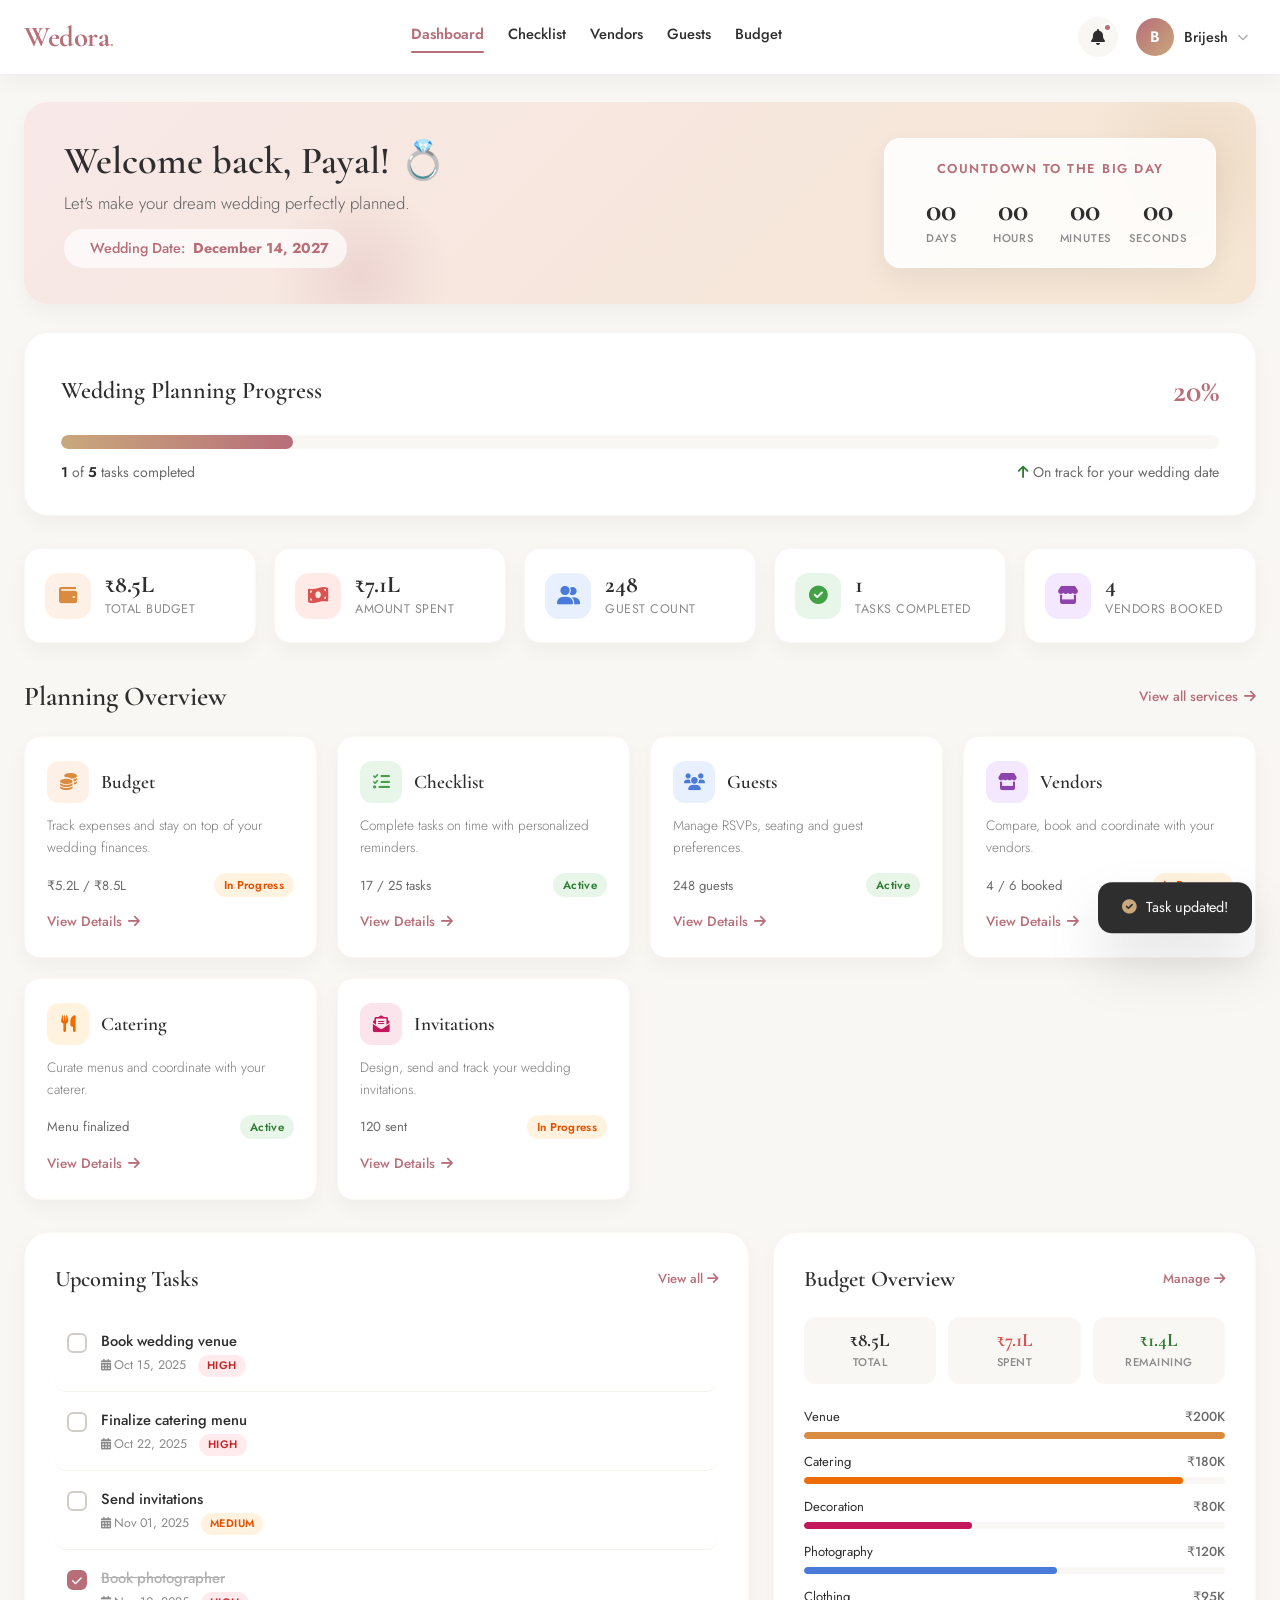
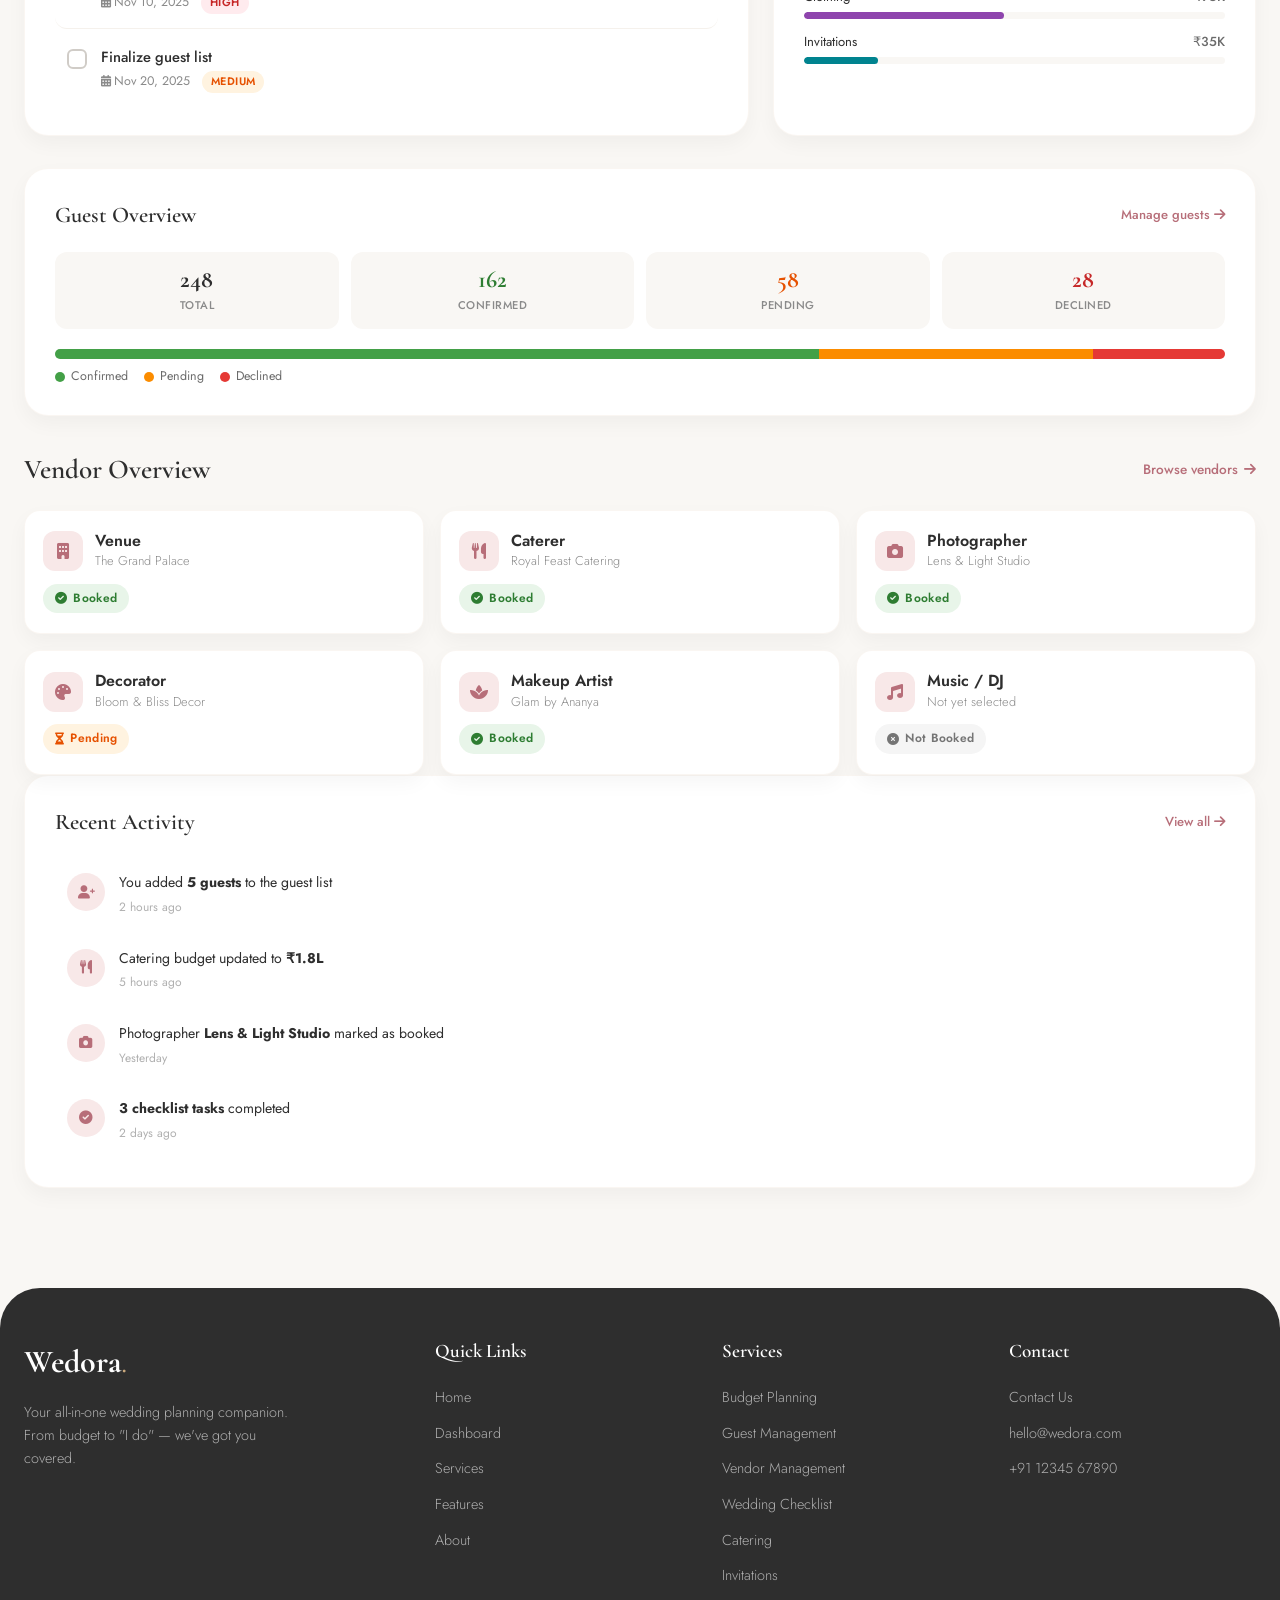
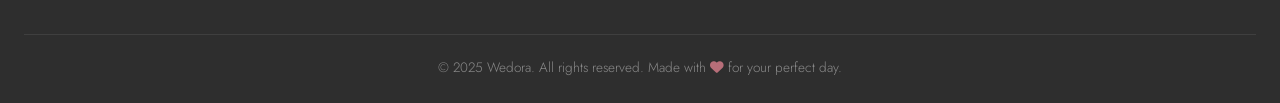
<file: dashboard.html>
<!DOCTYPE html>
<html lang="en">

<head>
    <meta charset="UTF-8">
    <meta name="viewport" content="width=device-width, initial-scale=1.0">
    <title>Dashboard — Wedora</title>
    <!-- Google Fonts + Font Awesome (same as existing Wedora design) -->
    <link rel="preconnect" href="https://fonts.googleapis.com">
    <link rel="preconnect" href="https://fonts.gstatic.com" crossorigin>
    <link
        href="https://fonts.googleapis.com/css2?family=Cormorant+Garamond:ital,wght@0,400;0,500;0,600;0,700;1,400&family=Jost:wght@300;400;500;600&display=swap"
        rel="stylesheet">
    <link rel="stylesheet" href="https://cdnjs.cloudflare.com/ajax/libs/font-awesome/6.0.0-beta3/css/all.min.css">
    <style>
        /* ============================================================
       GLOBAL RESET & VARIABLES (preserve Wedora look)
       ============================================================ */
        * {
            margin: 0;
            padding: 0;
            box-sizing: border-box;
        }

        :root {
            --blush: #f8e8e8;
            --champagne: #f5e6d3;
            --gold: #c9a87c;
            --deep-rose: #b76e79;
            --charcoal: #2e2e2e;
            --soft-gray: #f9f7f4;
            --white: #ffffff;
            --shadow-sm: 0 8px 20px rgba(0, 0, 0, 0.04);
            --shadow-md: 0 12px 28px rgba(0, 0, 0, 0.06);
            --shadow-lg: 0 20px 40px rgba(0, 0, 0, 0.08);
            --shadow-xl: 0 30px 60px rgba(0, 0, 0, 0.12);
            --border-radius: 24px;
            --border-radius-sm: 16px;
            --font-serif: 'Cormorant Garamond', serif;
            --font-sans: 'Jost', sans-serif;
            --transition: all 0.25s ease;
            --sidebar-width: 260px;
        }

        body {
            font-family: var(--font-sans);
            background: var(--soft-gray);
            color: var(--charcoal);
            line-height: 1.6;
            font-weight: 400;
            min-height: 100vh;
            overflow-x: hidden;
        }

        a {
            text-decoration: none;
            color: inherit;
        }

        ul {
            list-style: none;
        }

        img {
            max-width: 100%;
            display: block;
        }

        /* ============================================================
       TOP NAVBAR
       ============================================================ */
        .top-navbar {
            background: var(--white);
            box-shadow: var(--shadow-sm);
            position: sticky;
            top: 0;
            z-index: 1000;
            padding: 14px 0;
        }

        .top-nav-container {
            max-width: 1400px;
            margin: 0 auto;
            padding: 0 24px;
            display: flex;
            align-items: center;
            justify-content: space-between;
            gap: 20px;
        }

        .top-logo {
            font-family: var(--font-serif);
            font-size: 1.8rem;
            font-weight: 700;
            color: var(--deep-rose);
            letter-spacing: -0.5px;
            flex-shrink: 0;
        }

        .top-logo span {
            color: var(--gold);
            font-weight: 400;
        }

        .top-nav-links {
            display: flex;
            align-items: center;
            gap: 24px;
        }

        .top-nav-links a {
            font-size: 0.92rem;
            font-weight: 500;
            color: var(--charcoal);
            transition: var(--transition);
            position: relative;
            padding-bottom: 4px;
            white-space: nowrap;
        }

        .top-nav-links a:hover {
            color: var(--deep-rose);
        }

        .top-nav-links a.active {
            color: var(--deep-rose);
            font-weight: 600;
        }

        .top-nav-links a.active::after {
            content: '';
            position: absolute;
            bottom: -2px;
            left: 0;
            width: 100%;
            height: 2px;
            background: var(--deep-rose);
            border-radius: 2px;
        }

        .top-nav-actions {
            display: flex;
            align-items: center;
            gap: 14px;
            flex-shrink: 0;
        }

        .icon-btn {
            background: var(--soft-gray);
            border: none;
            width: 40px;
            height: 40px;
            border-radius: 50%;
            display: flex;
            align-items: center;
            justify-content: center;
            cursor: pointer;
            transition: var(--transition);
            color: var(--charcoal);
            font-size: 1rem;
            position: relative;
        }

        .icon-btn:hover {
            background: var(--deep-rose);
            color: white;
            transform: translateY(-2px);
        }

        .notification-badge {
            position: absolute;
            top: 6px;
            right: 6px;
            width: 9px;
            height: 9px;
            background: var(--deep-rose);
            border-radius: 50%;
            border: 2px solid var(--white);
        }

        /* Dropdowns */
        .dropdown {
            position: relative;
        }

        .dropdown-menu {
            position: absolute;
            top: calc(100% + 10px);
            right: 0;
            background: var(--white);
            border-radius: var(--border-radius-sm);
            box-shadow: var(--shadow-lg);
            min-width: 260px;
            padding: 10px 0;
            opacity: 0;
            visibility: hidden;
            transform: translateY(-8px);
            transition: var(--transition);
            z-index: 1001;
            border: 1px solid rgba(201, 168, 124, 0.12);
        }

        .dropdown-menu.show {
            opacity: 1;
            visibility: visible;
            transform: translateY(0);
        }

        .dropdown-menu a,
        .dropdown-menu button {
            display: flex;
            align-items: center;
            gap: 12px;
            width: 100%;
            padding: 11px 20px;
            font-size: 0.9rem;
            color: var(--charcoal);
            transition: var(--transition);
            background: none;
            border: none;
            cursor: pointer;
            font-family: var(--font-sans);
            text-align: left;
        }

        .dropdown-menu a:hover,
        .dropdown-menu button:hover {
            background: var(--soft-gray);
            color: var(--deep-rose);
            padding-left: 24px;
        }

        .dropdown-menu i {
            width: 18px;
            text-align: center;
            color: var(--gold);
        }

        .dropdown-header {
            padding: 12px 20px 8px;
            font-size: 0.75rem;
            text-transform: uppercase;
            letter-spacing: 1px;
            color: #b0b0b0;
            font-weight: 600;
        }

        .dropdown-divider {
            height: 1px;
            background: #eee9e4;
            margin: 6px 0;
        }

        /* Notification items */
        .notif-item {
            display: flex;
            gap: 12px;
            padding: 12px 20px;
            transition: var(--transition);
            cursor: pointer;
            align-items: flex-start;
        }

        .notif-item:hover {
            background: var(--soft-gray);
        }

        .notif-icon {
            width: 36px;
            height: 36px;
            border-radius: 50%;
            background: var(--blush);
            display: flex;
            align-items: center;
            justify-content: center;
            color: var(--deep-rose);
            flex-shrink: 0;
            font-size: 0.85rem;
        }

        .notif-content {
            flex: 1;
        }

        .notif-content p {
            font-size: 0.85rem;
            color: var(--charcoal);
            font-weight: 400;
            margin-bottom: 2px;
            line-height: 1.4;
        }

        .notif-content span {
            font-size: 0.75rem;
            color: #b0b0b0;
        }

        /* Profile avatar */
        .avatar-btn {
            display: flex;
            align-items: center;
            gap: 10px;
            background: none;
            border: none;
            cursor: pointer;
            padding: 4px 8px 4px 4px;
            border-radius: 30px;
            transition: var(--transition);
            font-family: var(--font-sans);
        }

        .avatar-btn:hover {
            background: var(--soft-gray);
        }

        .avatar {
            width: 38px;
            height: 38px;
            border-radius: 50%;
            background: linear-gradient(135deg, var(--deep-rose), var(--gold));
            display: flex;
            align-items: center;
            justify-content: center;
            color: white;
            font-weight: 600;
            font-size: 0.95rem;
            flex-shrink: 0;
        }

        .avatar-name {
            font-size: 0.9rem;
            font-weight: 500;
            color: var(--charcoal);
        }

        .avatar-btn i {
            font-size: 0.7rem;
            color: #b0b0b0;
            transition: var(--transition);
        }

        /* Hamburger for mobile */
        .hamburger {
            display: none;
            background: none;
            border: none;
            font-size: 1.5rem;
            color: var(--charcoal);
            cursor: pointer;
            padding: 4px 8px;
        }

        /* ============================================================
       MAIN DASHBOARD LAYOUT
       ============================================================ */
        .dashboard-wrapper {
            max-width: 1400px;
            margin: 0 auto;
            padding: 28px 24px 60px;
        }

        /* Welcome Banner */
        .welcome-banner {
            background: linear-gradient(135deg, var(--blush) 0%, var(--champagne) 100%);
            border-radius: var(--border-radius);
            padding: 36px 40px;
            margin-bottom: 28px;
            position: relative;
            overflow: hidden;
            box-shadow: var(--shadow-sm);
        }

        .welcome-banner::before {
            content: '';
            position: absolute;
            top: -50px;
            right: -50px;
            width: 220px;
            height: 220px;
            background: radial-gradient(circle, rgba(201, 168, 124, 0.2) 0%, transparent 70%);
            border-radius: 50%;
        }

        .welcome-banner::after {
            content: '';
            position: absolute;
            bottom: -60px;
            left: 20%;
            width: 180px;
            height: 180px;
            background: radial-gradient(circle, rgba(183, 110, 121, 0.15) 0%, transparent 70%);
            border-radius: 50%;
        }

        .welcome-flex {
            display: flex;
            align-items: center;
            justify-content: space-between;
            gap: 32px;
            flex-wrap: wrap;
            position: relative;
            z-index: 1;
        }

        .welcome-text h1 {
            font-family: var(--font-serif);
            font-size: 2.4rem;
            font-weight: 600;
            color: var(--charcoal);
            margin-bottom: 6px;
            line-height: 1.2;
        }

        .welcome-text h1 .wave {
            display: inline-block;
            animation: wave 2.2s infinite;
            transform-origin: 70% 70%;
        }

        @keyframes wave {

            0%,
            60%,
            100% {
                transform: rotate(0deg);
            }

            10%,
            30% {
                transform: rotate(14deg);
            }

            20% {
                transform: rotate(-8deg);
            }

            40% {
                transform: rotate(-4deg);
            }

            50% {
                transform: rotate(10deg);
            }
        }

        .welcome-text p {
            color: #5e5e5e;
            font-weight: 300;
            font-size: 1.05rem;
        }

        .welcome-date {
            display: inline-flex;
            align-items: center;
            gap: 8px;
            margin-top: 12px;
            background: rgba(255, 255, 255, 0.7);
            padding: 8px 18px;
            border-radius: 30px;
            font-size: 0.9rem;
            font-weight: 500;
            color: var(--deep-rose);
        }

        .welcome-date i {
            color: var(--gold);
        }

        /* Countdown */
        .countdown-box {
            background: rgba(255, 255, 255, 0.85);
            backdrop-filter: blur(10px);
            border-radius: var(--border-radius-sm);
            padding: 20px 28px;
            box-shadow: var(--shadow-md);
            border: 1px solid rgba(255, 255, 255, 0.9);
        }

        .countdown-label {
            font-size: 0.8rem;
            text-transform: uppercase;
            letter-spacing: 1.5px;
            color: var(--deep-rose);
            font-weight: 600;
            text-align: center;
            margin-bottom: 14px;
        }

        .countdown-timer {
            display: flex;
            gap: 16px;
        }

        .countdown-unit {
            text-align: center;
            min-width: 56px;
        }

        .countdown-unit .num {
            font-family: var(--font-serif);
            font-size: 2rem;
            font-weight: 700;
            color: var(--charcoal);
            line-height: 1;
        }

        .countdown-unit .lbl {
            font-size: 0.7rem;
            text-transform: uppercase;
            letter-spacing: 0.8px;
            color: #8a8a8a;
            margin-top: 4px;
            font-weight: 500;
        }

        /* Section titles */
        .section-title {
            display: flex;
            align-items: center;
            justify-content: space-between;
            margin-bottom: 18px;
            flex-wrap: wrap;
            gap: 10px;
        }

        .section-title h2 {
            font-family: var(--font-serif);
            font-size: 1.7rem;
            font-weight: 600;
            color: var(--charcoal);
        }

        .section-title a {
            font-size: 0.85rem;
            color: var(--deep-rose);
            font-weight: 500;
            transition: var(--transition);
            display: inline-flex;
            align-items: center;
            gap: 6px;
        }

        .section-title a:hover {
            color: #a05a64;
            gap: 10px;
        }

        /* ============================================================
       STAT CARDS
       ============================================================ */
        .stats-grid {
            display: grid;
            grid-template-columns: repeat(5, 1fr);
            gap: 18px;
            margin-bottom: 32px;
        }

        .stat-card {
            background: var(--white);
            border-radius: var(--border-radius-sm);
            padding: 22px 20px;
            box-shadow: var(--shadow-sm);
            transition: var(--transition);
            display: flex;
            align-items: center;
            gap: 14px;
            border: 1px solid rgba(201, 168, 124, 0.1);
            cursor: pointer;
        }

        .stat-card:hover {
            transform: translateY(-4px);
            box-shadow: var(--shadow-md);
            border-color: var(--gold);
        }

        .stat-icon {
            width: 46px;
            height: 46px;
            border-radius: 14px;
            display: flex;
            align-items: center;
            justify-content: center;
            font-size: 1.15rem;
            flex-shrink: 0;
        }

        .stat-icon.budget {
            background: #fdf0e6;
            color: #d98c3f;
        }

        .stat-icon.spent {
            background: #ffeae8;
            color: #d9534f;
        }

        .stat-icon.guests {
            background: #e8f0fe;
            color: #4a7bd8;
        }

        .stat-icon.tasks {
            background: #e8f5e9;
            color: #43a047;
        }

        .stat-icon.vendors {
            background: #f3e8ff;
            color: #8e44ad;
        }

        .stat-info .stat-value {
            font-family: var(--font-serif);
            font-size: 1.5rem;
            font-weight: 700;
            color: var(--charcoal);
            line-height: 1.2;
        }

        .stat-info .stat-label {
            font-size: 0.78rem;
            color: #8a8a8a;
            font-weight: 400;
            text-transform: uppercase;
            letter-spacing: 0.5px;
        }

        /* ============================================================
       PROGRESS CARD
       ============================================================ */
        .progress-card {
            background: var(--white);
            border-radius: var(--border-radius);
            padding: 32px 36px;
            box-shadow: var(--shadow-sm);
            margin-bottom: 32px;
            border: 1px solid rgba(201, 168, 124, 0.1);
        }

        .progress-header {
            display: flex;
            align-items: center;
            justify-content: space-between;
            margin-bottom: 18px;
            flex-wrap: wrap;
            gap: 12px;
        }

        .progress-header h3 {
            font-family: var(--font-serif);
            font-size: 1.5rem;
            font-weight: 600;
            color: var(--charcoal);
        }

        .progress-percentage {
            font-family: var(--font-serif);
            font-size: 2rem;
            font-weight: 700;
            color: var(--deep-rose);
        }

        .progress-bar-track {
            height: 14px;
            background: var(--soft-gray);
            border-radius: 10px;
            overflow: hidden;
            margin-bottom: 12px;
        }

        .progress-bar-fill {
            height: 100%;
            background: linear-gradient(90deg, var(--gold), var(--deep-rose));
            border-radius: 10px;
            transition: width 1s ease;
            width: 0%;
        }

        .progress-footer {
            display: flex;
            align-items: center;
            justify-content: space-between;
            font-size: 0.88rem;
            color: #6b6b6b;
            font-weight: 400;
            flex-wrap: wrap;
            gap: 8px;
        }

        .progress-footer strong {
            color: var(--charcoal);
            font-weight: 600;
        }

        /* ============================================================
       PLANNING OVERVIEW CARDS
       ============================================================ */
        .planning-grid {
            display: grid;
            grid-template-columns: repeat(4, 1fr);
            gap: 20px;
            margin-bottom: 32px;
        }

        .plan-card {
            background: var(--white);
            border-radius: var(--border-radius-sm);
            padding: 24px 22px;
            box-shadow: var(--shadow-sm);
            transition: var(--transition);
            display: flex;
            flex-direction: column;
            border: 1px solid rgba(201, 168, 124, 0.1);
        }

        .plan-card:hover {
            transform: translateY(-4px);
            box-shadow: var(--shadow-md);
            border-color: var(--gold);
        }

        .plan-card-top {
            display: flex;
            align-items: center;
            gap: 12px;
            margin-bottom: 12px;
        }

        .plan-icon {
            width: 42px;
            height: 42px;
            border-radius: 12px;
            display: flex;
            align-items: center;
            justify-content: center;
            font-size: 1.05rem;
            flex-shrink: 0;
        }

        .plan-icon.budget {
            background: #fdf0e6;
            color: #d98c3f;
        }

        .plan-icon.checklist {
            background: #e8f5e9;
            color: #43a047;
        }

        .plan-icon.guests {
            background: #e8f0fe;
            color: #4a7bd8;
        }

        .plan-icon.vendors {
            background: #f3e8ff;
            color: #8e44ad;
        }

        .plan-icon.catering {
            background: #fff3e0;
            color: #ef6c00;
        }

        .plan-icon.invitations {
            background: #fce4ec;
            color: #c2185b;
        }

        .plan-icon.seating {
            background: #e0f7fa;
            color: #00838f;
        }

        .plan-icon.timeline {
            background: #ede7f6;
            color: #5e35b1;
        }

        .plan-card h4 {
            font-family: var(--font-serif);
            font-size: 1.2rem;
            font-weight: 600;
            color: var(--charcoal);
        }

        .plan-card p {
            font-size: 0.85rem;
            color: #7a7a7a;
            font-weight: 300;
            margin-bottom: 14px;
            flex: 1;
        }

        .plan-status {
            display: flex;
            align-items: center;
            justify-content: space-between;
            margin-bottom: 14px;
            font-size: 0.82rem;
        }

        .plan-status .status-text {
            color: #6b6b6b;
            font-weight: 400;
        }

        .plan-status .status-badge {
            padding: 3px 10px;
            border-radius: 20px;
            font-size: 0.72rem;
            font-weight: 600;
            letter-spacing: 0.3px;
        }

        .badge-active {
            background: #e8f5e9;
            color: #2e7d32;
        }

        .badge-progress {
            background: #fff3e0;
            color: #e65100;
        }

        .badge-pending {
            background: #f5f5f5;
            color: #757575;
        }

        .plan-link {
            display: inline-flex;
            align-items: center;
            gap: 6px;
            font-size: 0.85rem;
            font-weight: 500;
            color: var(--deep-rose);
            transition: var(--transition);
            align-self: flex-start;
        }

        .plan-link:hover {
            gap: 10px;
            color: #a05a64;
        }

        /* ============================================================
       TWO-COLUMN LAYOUT (Tasks + Budget)
       ============================================================ */
        .two-col-grid {
            display: grid;
            grid-template-columns: 1.2fr 0.8fr;
            gap: 24px;
            margin-bottom: 32px;
        }

        .panel {
            background: var(--white);
            border-radius: var(--border-radius);
            padding: 28px 30px;
            box-shadow: var(--shadow-sm);
            border: 1px solid rgba(201, 168, 124, 0.1);
        }

        .panel-header {
            display: flex;
            align-items: center;
            justify-content: space-between;
            margin-bottom: 20px;
            flex-wrap: wrap;
            gap: 10px;
        }

        .panel-header h3 {
            font-family: var(--font-serif);
            font-size: 1.4rem;
            font-weight: 600;
            color: var(--charcoal);
        }

        .panel-header a {
            font-size: 0.82rem;
            color: var(--deep-rose);
            font-weight: 500;
            transition: var(--transition);
        }

        .panel-header a:hover {
            color: #a05a64;
        }

        /* Task list */
        .task-list {
            display: flex;
            flex-direction: column;
            gap: 4px;
        }

        .task-item {
            display: flex;
            align-items: flex-start;
            gap: 14px;
            padding: 14px 12px;
            border-radius: 12px;
            transition: var(--transition);
            border-bottom: 1px solid #f5f1ec;
        }

        .task-item:last-child {
            border-bottom: none;
        }

        .task-item:hover {
            background: var(--soft-gray);
        }

        .task-checkbox {
            appearance: none;
            width: 20px;
            height: 20px;
            border: 2px solid #d0ccc7;
            border-radius: 6px;
            cursor: pointer;
            transition: var(--transition);
            position: relative;
            background: var(--white);
            flex-shrink: 0;
            margin-top: 2px;
        }

        .task-checkbox:checked {
            background: var(--deep-rose);
            border-color: var(--deep-rose);
        }

        .task-checkbox:checked::after {
            content: '\f00c';
            font-family: 'Font Awesome 6 Free';
            font-weight: 900;
            font-size: 0.7rem;
            color: white;
            position: absolute;
            top: 50%;
            left: 50%;
            transform: translate(-50%, -50%);
        }

        .task-body {
            flex: 1;
            min-width: 0;
        }

        .task-name {
            font-size: 0.92rem;
            font-weight: 500;
            color: var(--charcoal);
            transition: var(--transition);
            line-height: 1.4;
        }

        .task-item.completed .task-name {
            text-decoration: line-through;
            color: #b0b0b0;
        }

        .task-meta {
            display: flex;
            align-items: center;
            gap: 12px;
            margin-top: 4px;
            font-size: 0.78rem;
            color: #8a8a8a;
            flex-wrap: wrap;
        }

        .task-meta i {
            font-size: 0.72rem;
            margin-right: 3px;
        }

        .priority-badge {
            padding: 2px 9px;
            border-radius: 20px;
            font-size: 0.68rem;
            font-weight: 600;
            letter-spacing: 0.4px;
            text-transform: uppercase;
        }

        .priority-high {
            background: #ffebee;
            color: #c62828;
        }

        .priority-medium {
            background: #fff3e0;
            color: #e65100;
        }

        .priority-low {
            background: #e8f5e9;
            color: #2e7d32;
        }

        /* ============================================================
       BUDGET OVERVIEW
       ============================================================ */
        .budget-summary {
            display: grid;
            grid-template-columns: repeat(3, 1fr);
            gap: 12px;
            margin-bottom: 22px;
        }

        .budget-summary-item {
            text-align: center;
            padding: 12px 8px;
            background: var(--soft-gray);
            border-radius: 12px;
        }

        .budget-summary-item .amount {
            font-family: var(--font-serif);
            font-size: 1.2rem;
            font-weight: 700;
            color: var(--charcoal);
            line-height: 1.2;
        }

        .budget-summary-item .label {
            font-size: 0.7rem;
            color: #8a8a8a;
            text-transform: uppercase;
            letter-spacing: 0.5px;
            margin-top: 2px;
            font-weight: 500;
        }

        .budget-summary-item.spent .amount {
            color: #d9534f;
        }

        .budget-summary-item.remaining .amount {
            color: #2e7d32;
        }

        .budget-categories {
            display: flex;
            flex-direction: column;
            gap: 12px;
        }

        .budget-cat {
            display: flex;
            flex-direction: column;
            gap: 5px;
        }

        .budget-cat-top {
            display: flex;
            justify-content: space-between;
            font-size: 0.82rem;
            color: var(--charcoal);
            font-weight: 400;
        }

        .budget-cat-top .cat-amount {
            color: #6b6b6b;
            font-weight: 500;
        }

        .budget-cat-bar {
            height: 7px;
            background: var(--soft-gray);
            border-radius: 6px;
            overflow: hidden;
        }

        .budget-cat-fill {
            height: 100%;
            border-radius: 6px;
            transition: width 1s ease;
        }

        .cat-venue {
            background: #d98c3f;
        }

        .cat-catering {
            background: #ef6c00;
        }

        .cat-decoration {
            background: #c2185b;
        }

        .cat-photography {
            background: #4a7bd8;
        }

        .cat-clothing {
            background: #8e44ad;
        }

        .cat-invitations {
            background: #00838f;
        }

        /* ============================================================
       GUEST OVERVIEW
       ============================================================ */
        .guest-stats {
            display: grid;
            grid-template-columns: repeat(4, 1fr);
            gap: 12px;
            margin-bottom: 20px;
        }

        .guest-stat {
            text-align: center;
            padding: 14px 8px;
            border-radius: 12px;
            background: var(--soft-gray);
        }

        .guest-stat .num {
            font-family: var(--font-serif);
            font-size: 1.5rem;
            font-weight: 700;
            line-height: 1.2;
        }

        .guest-stat .lbl {
            font-size: 0.7rem;
            color: #8a8a8a;
            text-transform: uppercase;
            letter-spacing: 0.5px;
            font-weight: 500;
            margin-top: 2px;
        }

        .guest-stat.total .num {
            color: var(--charcoal);
        }

        .guest-stat.confirmed .num {
            color: #2e7d32;
        }

        .guest-stat.pending .num {
            color: #e65100;
        }

        .guest-stat.declined .num {
            color: #c62828;
        }

        .guest-bar {
            height: 10px;
            background: var(--soft-gray);
            border-radius: 8px;
            overflow: hidden;
            display: flex;
            margin-bottom: 8px;
        }

        .guest-bar-seg {
            height: 100%;
            transition: width 1s ease;
        }

        .seg-confirmed {
            background: #43a047;
        }

        .seg-pending {
            background: #fb8c00;
        }

        .seg-declined {
            background: #e53935;
        }

        .guest-legend {
            display: flex;
            gap: 16px;
            flex-wrap: wrap;
            font-size: 0.78rem;
            color: #6b6b6b;
        }

        .guest-legend span {
            display: inline-flex;
            align-items: center;
            gap: 6px;
        }

        .legend-dot {
            width: 10px;
            height: 10px;
            border-radius: 50%;
            display: inline-block;
        }

        /* ============================================================
       VENDOR OVERVIEW
       ============================================================ */
        .vendors-grid {
            display: grid;
            grid-template-columns: repeat(3, 1fr);
            gap: 16px;
        }

        .vendor-card {
            background: var(--white);
            border-radius: var(--border-radius-sm);
            padding: 20px 18px;
            box-shadow: var(--shadow-sm);
            transition: var(--transition);
            border: 1px solid rgba(201, 168, 124, 0.1);
            display: flex;
            flex-direction: column;
        }

        .vendor-card:hover {
            transform: translateY(-3px);
            box-shadow: var(--shadow-md);
        }

        .vendor-top {
            display: flex;
            align-items: center;
            gap: 12px;
            margin-bottom: 12px;
        }

        .vendor-icon {
            width: 40px;
            height: 40px;
            border-radius: 12px;
            display: flex;
            align-items: center;
            justify-content: center;
            font-size: 1rem;
            flex-shrink: 0;
            background: var(--blush);
            color: var(--deep-rose);
        }

        .vendor-card h4 {
            font-size: 1rem;
            font-weight: 600;
            color: var(--charcoal);
            line-height: 1.3;
        }

        .vendor-card .vendor-name {
            font-size: 0.8rem;
            color: #8a8a8a;
            font-weight: 300;
        }

        .vendor-status {
            display: inline-flex;
            align-items: center;
            gap: 6px;
            padding: 5px 12px;
            border-radius: 20px;
            font-size: 0.75rem;
            font-weight: 600;
            letter-spacing: 0.3px;
            align-self: flex-start;
        }

        .status-booked {
            background: #e8f5e9;
            color: #2e7d32;
        }

        .status-pending {
            background: #fff3e0;
            color: #e65100;
        }

        .status-notbooked {
            background: #f5f5f5;
            color: #757575;
        }

        /* ============================================================
       RECENT ACTIVITY
       ============================================================ */
        .activity-list {
            display: flex;
            flex-direction: column;
            gap: 2px;
        }

        .activity-item {
            display: flex;
            align-items: flex-start;
            gap: 14px;
            padding: 14px 12px;
            border-radius: 12px;
            transition: var(--transition);
        }

        .activity-item:hover {
            background: var(--soft-gray);
        }

        .activity-icon {
            width: 38px;
            height: 38px;
            border-radius: 50%;
            background: var(--blush);
            display: flex;
            align-items: center;
            justify-content: center;
            color: var(--deep-rose);
            font-size: 0.85rem;
            flex-shrink: 0;
        }

        .activity-body {
            flex: 1;
        }

        .activity-body p {
            font-size: 0.88rem;
            color: var(--charcoal);
            font-weight: 400;
            line-height: 1.4;
        }

        .activity-body span {
            font-size: 0.75rem;
            color: #b0b0b0;
        }

        /* ============================================================
       FOOTER
       ============================================================ */
        .dashboard-footer {
            background: var(--charcoal);
            color: #dadada;
            padding: 48px 0 24px;
            border-radius: 40px 40px 0 0;
            margin-top: 40px;
        }

        .footer-grid {
            display: grid;
            grid-template-columns: 1.5fr 1fr 1fr 1fr;
            gap: 40px;
            margin-bottom: 36px;
        }

        .footer-brand .footer-logo {
            font-family: var(--font-serif);
            font-size: 2rem;
            font-weight: 700;
            color: white;
            margin-bottom: 14px;
            display: inline-block;
        }

        .footer-brand .footer-logo span {
            color: var(--gold);
            font-weight: 400;
        }

        .footer-brand p {
            color: #b0b0b0;
            font-weight: 300;
            font-size: 0.9rem;
            max-width: 280px;
        }

        .footer-col h4 {
            color: white;
            font-family: var(--font-serif);
            font-size: 1.2rem;
            font-weight: 600;
            margin-bottom: 18px;
        }

        .footer-col ul li {
            margin-bottom: 10px;
        }

        .footer-col ul li a {
            color: #b0b0b0;
            font-weight: 300;
            transition: var(--transition);
            font-size: 0.9rem;
        }

        .footer-col ul li a:hover {
            color: var(--gold);
            padding-left: 4px;
        }

        .footer-bottom {
            border-top: 1px solid #3f3f3f;
            padding-top: 22px;
            text-align: center;
            color: #8a8a8a;
            font-size: 0.85rem;
            font-weight: 300;
        }

        /* ============================================================
       RESPONSIVE
       ============================================================ */
        @media (max-width: 1200px) {
            .stats-grid {
                grid-template-columns: repeat(3, 1fr);
            }

            .planning-grid {
                grid-template-columns: repeat(3, 1fr);
            }

            .vendors-grid {
                grid-template-columns: repeat(2, 1fr);
            }

            .footer-grid {
                grid-template-columns: 1.2fr 1fr 1fr;
            }

            .footer-grid .footer-col:last-child {
                grid-column: span 3;
            }
        }

        @media (max-width: 992px) {
            .top-nav-links {
                display: none;
            }

            .hamburger {
                display: block;
            }

            .avatar-name {
                display: none;
            }

            .two-col-grid {
                grid-template-columns: 1fr;
            }

            .stats-grid {
                grid-template-columns: repeat(2, 1fr);
            }

            .planning-grid {
                grid-template-columns: repeat(2, 1fr);
            }

            .footer-grid {
                grid-template-columns: 1fr 1fr;
            }

            .footer-grid .footer-col:last-child {
                grid-column: auto;
            }
        }

        @media (max-width: 768px) {
            .dashboard-wrapper {
                padding: 20px 16px 48px;
            }

            .welcome-banner {
                padding: 28px 24px;
            }

            .welcome-flex {
                flex-direction: column;
                align-items: flex-start;
            }

            .welcome-text h1 {
                font-size: 1.9rem;
            }

            .countdown-box {
                width: 100%;
            }

            .countdown-timer {
                justify-content: space-around;
            }

            .guest-stats {
                grid-template-columns: repeat(2, 1fr);
            }

            .budget-summary {
                grid-template-columns: 1fr;
            }

            .vendors-grid {
                grid-template-columns: 1fr;
            }

            .panel {
                padding: 22px 20px;
            }

            .progress-card {
                padding: 24px 22px;
            }

            .footer-grid {
                grid-template-columns: 1fr;
                gap: 28px;
            }

            .footer-grid .footer-col:last-child {
                grid-column: auto;
            }
        }

        @media (max-width: 480px) {
            .stats-grid {
                grid-template-columns: 1fr;
            }

            .planning-grid {
                grid-template-columns: 1fr;
            }

            .top-nav-container {
                padding: 0 16px;
            }

            .welcome-text h1 {
                font-size: 1.6rem;
            }

            .countdown-unit {
                min-width: 44px;
            }

            .countdown-unit .num {
                font-size: 1.5rem;
            }

            .countdown-timer {
                gap: 8px;
            }
        }

        /* Mobile nav drawer */
        .mobile-nav {
            position: fixed;
            top: 0;
            left: -100%;
            width: 280px;
            height: 100vh;
            background: var(--white);
            box-shadow: var(--shadow-xl);
            z-index: 2000;
            transition: left 0.35s ease;
            padding: 28px 24px;
            overflow-y: auto;
        }

        .mobile-nav.open {
            left: 0;
        }

        .mobile-nav-header {
            display: flex;
            align-items: center;
            justify-content: space-between;
            margin-bottom: 28px;
        }

        .mobile-nav-close {
            background: none;
            border: none;
            font-size: 1.4rem;
            color: var(--charcoal);
            cursor: pointer;
        }

        .mobile-nav-links {
            display: flex;
            flex-direction: column;
            gap: 4px;
        }

        .mobile-nav-links a {
            padding: 13px 16px;
            border-radius: 12px;
            font-size: 1rem;
            font-weight: 500;
            color: var(--charcoal);
            transition: var(--transition);
            display: flex;
            align-items: center;
            gap: 12px;
        }

        .mobile-nav-links a:hover,
        .mobile-nav-links a.active {
            background: var(--blush);
            color: var(--deep-rose);
        }

        .mobile-nav-links a i {
            width: 20px;
            text-align: center;
            color: var(--gold);
        }

        .overlay {
            position: fixed;
            inset: 0;
            background: rgba(0, 0, 0, 0.4);
            z-index: 1999;
            opacity: 0;
            visibility: hidden;
            transition: var(--transition);
        }

        .overlay.show {
            opacity: 1;
            visibility: visible;
        }

        /* Toast */
        .toast {
            position: fixed;
            bottom: 28px;
            right: 28px;
            background: var(--charcoal);
            color: white;
            padding: 14px 24px;
            border-radius: 14px;
            box-shadow: var(--shadow-xl);
            font-size: 0.9rem;
            display: flex;
            align-items: center;
            gap: 10px;
            z-index: 3000;
            transform: translateY(120%);
            transition: transform 0.35s ease;
            max-width: 360px;
        }

        .toast.show {
            transform: translateY(0);
        }

        .toast i {
            color: var(--gold);
        }
    </style>
</head>

<body>

    <!-- ============================================================
       TOP NAVBAR — FIXED VISIBLE ITEMS (Dashboard, Planning, Vendors, Guests, Budget)
       ============================================================ -->
    <header class="top-navbar">
        <div class="top-nav-container">
            <a href="index.html" class="top-logo">Wedora<span>.</span></a>

            <nav class="top-nav-links">
                <a href="dashboard.html" class="active">Dashboard</a>
                <a href="services/checklist.html">Checklist</a>
                <a href="services/vendors.html">Vendors</a>
                <a href="services/guests.html">Guests</a>
                <a href="services/budget.html">Budget</a>
            </nav>

            <div class="top-nav-actions">
                <!-- Notifications -->
                <div class="dropdown" id="notifDropdown">
                    <button class="icon-btn" id="notifBtn" aria-label="Notifications">
                        <i class="fas fa-bell"></i>
                        <span class="notification-badge"></span>
                    </button>
                    <div class="dropdown-menu" id="notifMenu">
                        <div class="dropdown-header">Notifications</div>
                        <div class="notif-item">
                            <div class="notif-icon"><i class="fas fa-user-plus"></i></div>
                            <div class="notif-content">
                                <p>You added 5 new guests</p>
                                <span>2 hours ago</span>
                            </div>
                        </div>
                        <div class="notif-item">
                            <div class="notif-icon"><i class="fas fa-utensils"></i></div>
                            <div class="notif-content">
                                <p>Catering budget updated</p>
                                <span>5 hours ago</span>
                            </div>
                        </div>
                        <div class="notif-item">
                            <div class="notif-icon"><i class="fas fa-camera"></i></div>
                            <div class="notif-content">
                                <p>Photographer marked as booked</p>
                                <span>Yesterday</span>
                            </div>
                        </div>
                        <div class="dropdown-divider"></div>
                        <a href="notifications.html"><i class="fas fa-list"></i> View all notifications</a>
                    </div>
                </div>

                <!-- Profile -->
                <div class="dropdown" id="profileDropdown">
                    <button class="avatar-btn" id="profileBtn">
                        <div class="avatar">B</div>
                        <span class="avatar-name">Brijesh</span>
                        <i class="fas fa-chevron-down"></i>
                    </button>
                    <div class="dropdown-menu" id="profileMenu">
                        <div class="dropdown-header">My Account</div>
                        <a href="profile.html"><i class="fas fa-user"></i> Profile</a>
                        <a href="settings.html"><i class="fas fa-cog"></i> Settings</a>
                        <a href="dashboard.html"><i class="fas fa-th-large"></i> Dashboard</a>
                        <div class="dropdown-divider"></div>
                        <button id="logoutBtn"><i class="fas fa-sign-out-alt"></i> Logout</button>
                    </div>
                </div>

                <!-- Hamburger -->
                <button class="hamburger" id="hamburger" aria-label="Open menu">
                    <i class="fas fa-bars"></i>
                </button>
            </div>
        </div>
    </header>

    <!-- Mobile Nav Drawer (includes all links incl. Profile) -->
    <div class="overlay" id="overlay"></div>
    <aside class="mobile-nav" id="mobileNav">
        <div class="mobile-nav-header">
            <span class="top-logo">Wedora<span>.</span></span>
            <button class="mobile-nav-close" id="mobileNavClose" aria-label="Close menu">
                <i class="fas fa-times"></i>
            </button>
        </div>
        <nav class="mobile-nav-links">
            <a href="dashboard.html" class="active"><i class="fas fa-th-large"></i> Dashboard</a>
            <a href="services/checklist.html"><i class="fas fa-list-check"></i> Planning</a>
            <a href="services/vendors.html"><i class="fas fa-store"></i> Vendors</a>
            <a href="services/guests.html"><i class="fas fa-users"></i> Guests</a>
            <a href="services/budget.html"><i class="fas fa-coins"></i> Budget</a>
            <a href="profile.html"><i class="fas fa-user"></i> Profile</a>
            <div class="dropdown-divider" style="margin: 12px 0;"></div>
            <a href="login.html"><i class="fas fa-sign-in-alt"></i> Login</a>
            <a href="register.html"><i class="fas fa-user-plus"></i> Register</a>
        </nav>
    </aside>

    <!-- ============================================================
       DASHBOARD CONTENT
       ============================================================ -->
    <main class="dashboard-wrapper">

        <!-- ========== WELCOME BANNER ========== -->
        <section class="welcome-banner">
            <div class="welcome-flex">
                <div class="welcome-text">
                    <h1>Welcome back, Payal! <span class="wave">💍</span></h1>
                    <p>Let's make your dream wedding perfectly planned.</p>
                    <div class="welcome-date">
                        <i class="fas fa-calendar-heart"></i>
                        Wedding Date: <strong id="weddingDateText">December 14, 2027 </strong>
                    </div>
                </div>
                <div class="countdown-box">
                    <div class="countdown-label">Countdown to the big day</div>
                    <div class="countdown-timer" id="countdown">
                        <div class="countdown-unit">
                            <div class="num" id="cdDays">--</div>
                            <div class="lbl">Days</div>
                        </div>
                        <div class="countdown-unit">
                            <div class="num" id="cdHours">--</div>
                            <div class="lbl">Hours</div>
                        </div>
                        <div class="countdown-unit">
                            <div class="num" id="cdMinutes">--</div>
                            <div class="lbl">Minutes</div>
                        </div>
                        <div class="countdown-unit">
                            <div class="num" id="cdSeconds">--</div>
                            <div class="lbl">Seconds</div>
                        </div>
                    </div>
                </div>
            </div>
        </section>

        <!-- ========== WEDDING PROGRESS ========== -->
        <section class="progress-card">
            <div class="progress-header">
                <h3>Wedding Planning Progress</h3>
                <span class="progress-percentage" id="progressPct">68%</span>
            </div>
            <div class="progress-bar-track">
                <div class="progress-bar-fill" id="progressFill" style="width: 0%;"></div>
            </div>
            <div class="progress-footer">
                <span><strong id="tasksDone">17</strong> of <strong id="tasksTotal">25</strong> tasks completed</span>
                <span><i class="fas fa-arrow-up" style="color:#2e7d32;"></i> On track for your wedding date</span>
            </div>
        </section>

        <!-- ========== QUICK STATISTICS ========== -->
        <section class="stats-grid">
            <div class="stat-card" onclick="window.location.href='budget.html'">
                <div class="stat-icon budget"><i class="fas fa-wallet"></i></div>
                <div class="stat-info">
                    <div class="stat-value" id="statBudget">₹8.5L</div>
                    <div class="stat-label">Total Budget</div>
                </div>
            </div>
            <div class="stat-card" onclick="window.location.href='budget.html'">
                <div class="stat-icon spent"><i class="fas fa-money-bill-wave"></i></div>
                <div class="stat-info">
                    <div class="stat-value" id="statSpent">₹5.2L</div>
                    <div class="stat-label">Amount Spent</div>
                </div>
            </div>
            <div class="stat-card" onclick="window.location.href='guests.html'">
                <div class="stat-icon guests"><i class="fas fa-user-friends"></i></div>
                <div class="stat-info">
                    <div class="stat-value" id="statGuests">248</div>
                    <div class="stat-label">Guest Count</div>
                </div>
            </div>
            <div class="stat-card" onclick="window.location.href='checklist.html'">
                <div class="stat-icon tasks"><i class="fas fa-check-circle"></i></div>
                <div class="stat-info">
                    <div class="stat-value" id="statTasks">17</div>
                    <div class="stat-label">Tasks Completed</div>
                </div>
            </div>
            <div class="stat-card" onclick="window.location.href='vendors.html'">
                <div class="stat-icon vendors"><i class="fas fa-store"></i></div>
                <div class="stat-info">
                    <div class="stat-value" id="statVendors">4</div>
                    <div class="stat-label">Vendors Booked</div>
                </div>
            </div>
        </section>

        <!-- ========== PLANNING OVERVIEW ========== 
             REMOVED: Seating Arrangement card and Wedding Timeline card -->
        <div class="section-title">
            <h2>Planning Overview</h2>
            <a href="services.html">View all services <i class="fas fa-arrow-right"></i></a>
        </div>
        <section class="planning-grid">
            <a href="services/budget.html" class="plan-card">
                <div class="plan-card-top">
                    <div class="plan-icon budget"><i class="fas fa-coins"></i></div>
                    <h4>Budget</h4>
                </div>
                <p>Track expenses and stay on top of your wedding finances.</p>
                <div class="plan-status">
                    <span class="status-text">₹5.2L / ₹8.5L</span>
                    <span class="status-badge badge-progress">In Progress</span>
                </div>
                <span class="plan-link">View Details <i class="fas fa-arrow-right"></i></span>
            </a>

            <a href="services/checklist.html" class="plan-card">
                <div class="plan-card-top">
                    <div class="plan-icon checklist"><i class="fas fa-list-check"></i></div>
                    <h4>Checklist</h4>
                </div>
                <p>Complete tasks on time with personalized reminders.</p>
                <div class="plan-status">
                    <span class="status-text">17 / 25 tasks</span>
                    <span class="status-badge badge-active">Active</span>
                </div>
                <span class="plan-link">View Details <i class="fas fa-arrow-right"></i></span>
            </a>

            <a href="services/guests.html" class="plan-card">
                <div class="plan-card-top">
                    <div class="plan-icon guests"><i class="fas fa-users"></i></div>
                    <h4>Guests</h4>
                </div>
                <p>Manage RSVPs, seating and guest preferences.</p>
                <div class="plan-status">
                    <span class="status-text">248 guests</span>
                    <span class="status-badge badge-active">Active</span>
                </div>
                <span class="plan-link">View Details <i class="fas fa-arrow-right"></i></span>
            </a>

            <a href="services/vendors.html" class="plan-card">
                <div class="plan-card-top">
                    <div class="plan-icon vendors"><i class="fas fa-store"></i></div>
                    <h4>Vendors</h4>
                </div>
                <p>Compare, book and coordinate with your vendors.</p>
                <div class="plan-status">
                    <span class="status-text">4 / 6 booked</span>
                    <span class="status-badge badge-progress">In Progress</span>
                </div>
                <span class="plan-link">View Details <i class="fas fa-arrow-right"></i></span>
            </a>

            <a href="services/catering.html" class="plan-card">
                <div class="plan-card-top">
                    <div class="plan-icon catering"><i class="fas fa-utensils"></i></div>
                    <h4>Catering</h4>
                </div>
                <p>Curate menus and coordinate with your caterer.</p>
                <div class="plan-status">
                    <span class="status-text">Menu finalized</span>
                    <span class="status-badge badge-active">Active</span>
                </div>
                <span class="plan-link">View Details <i class="fas fa-arrow-right"></i></span>
            </a>

            <a href="services/invitations.html" class="plan-card">
                <div class="plan-card-top">
                    <div class="plan-icon invitations"><i class="fas fa-envelope-open-text"></i></div>
                    <h4>Invitations</h4>
                </div>
                <p>Design, send and track your wedding invitations.</p>
                <div class="plan-status">
                    <span class="status-text">120 sent</span>
                    <span class="status-badge badge-progress">In Progress</span>
                </div>
                <span class="plan-link">View Details <i class="fas fa-arrow-right"></i></span>
            </a>
        </section>

        <!-- ========== TASKS + BUDGET (two columns) ========== -->
        <div class="two-col-grid">
            <!-- Upcoming Tasks -->
            <div class="panel">
                <div class="panel-header">
                    <h3>Upcoming Tasks</h3>
                    <a href="services/checklist.html">View all <i class="fas fa-arrow-right"></i></a>
                </div>
                <div class="task-list" id="taskList">
                    <!-- Tasks will be rendered by JS -->
                </div>
            </div>

            <!-- Budget Overview -->
            <div class="panel">
                <div class="panel-header">
                    <h3>Budget Overview</h3>
                    <a href="services/budget.html">Manage <i class="fas fa-arrow-right"></i></a>
                </div>
                <div class="budget-summary">
                    <div class="budget-summary-item">
                        <div class="amount" id="budgetTotal">₹8.5L</div>
                        <div class="label">Total</div>
                    </div>
                    <div class="budget-summary-item spent">
                        <div class="amount" id="budgetSpent">₹5.2L</div>
                        <div class="label">Spent</div>
                    </div>
                    <div class="budget-summary-item remaining">
                        <div class="amount" id="budgetRemaining">₹3.3L</div>
                        <div class="label">Remaining</div>
                    </div>
                </div>
                <div class="budget-categories" id="budgetCategories">
                    <!-- Rendered by JS -->
                </div>
            </div>
        </div>

        <!-- ========== GUEST OVERVIEW ========== -->
        <section class="panel" style="margin-bottom: 32px;">
            <div class="panel-header">
                <h3>Guest Overview</h3>
                <a href="services/budget.html">Manage guests <i class="fas fa-arrow-right"></i></a>
            </div>
            <div class="guest-stats">
                <div class="guest-stat total">
                    <div class="num" id="guestTotal">248</div>
                    <div class="lbl">Total</div>
                </div>
                <div class="guest-stat confirmed">
                    <div class="num" id="guestConfirmed">162</div>
                    <div class="lbl">Confirmed</div>
                </div>
                <div class="guest-stat pending">
                    <div class="num" id="guestPending">58</div>
                    <div class="lbl">Pending</div>
                </div>
                <div class="guest-stat declined">
                    <div class="num" id="guestDeclined">28</div>
                    <div class="lbl">Declined</div>
                </div>
            </div>
            <div class="guest-bar" id="guestBar">
                <div class="guest-bar-seg seg-confirmed" id="segConfirmed" style="width: 0%;"></div>
                <div class="guest-bar-seg seg-pending" id="segPending" style="width: 0%;"></div>
                <div class="guest-bar-seg seg-declined" id="segDeclined" style="width: 0%;"></div>
            </div>
            <div class="guest-legend">
                <span><span class="legend-dot" style="background:#43a047;"></span> Confirmed</span>
                <span><span class="legend-dot" style="background:#fb8c00;"></span> Pending</span>
                <span><span class="legend-dot" style="background:#e53935;"></span> Declined</span>
            </div>
        </section>

        <!-- ========== VENDOR OVERVIEW ========== -->
        <div class="section-title">
            <h2>Vendor Overview</h2>
            <a href="vendors.html">Browse vendors <i class="fas fa-arrow-right"></i></a>
        </div>
        <section class="vendors-grid">
            <div class="vendor-card">
                <div class="vendor-top">
                    <div class="vendor-icon"><i class="fas fa-building"></i></div>
                    <div>
                        <h4>Venue</h4>
                        <div class="vendor-name">The Grand Palace</div>
                    </div>
                </div>
                <span class="vendor-status status-booked"><i class="fas fa-check-circle"></i> Booked</span>
            </div>

            <div class="vendor-card">
                <div class="vendor-top">
                    <div class="vendor-icon"><i class="fas fa-utensils"></i></div>
                    <div>
                        <h4>Caterer</h4>
                        <div class="vendor-name">Royal Feast Catering</div>
                    </div>
                </div>
                <span class="vendor-status status-booked"><i class="fas fa-check-circle"></i> Booked</span>
            </div>

            <div class="vendor-card">
                <div class="vendor-top">
                    <div class="vendor-icon"><i class="fas fa-camera"></i></div>
                    <div>
                        <h4>Photographer</h4>
                        <div class="vendor-name">Lens &amp; Light Studio</div>
                    </div>
                </div>
                <span class="vendor-status status-booked"><i class="fas fa-check-circle"></i> Booked</span>
            </div>

            <div class="vendor-card">
                <div class="vendor-top">
                    <div class="vendor-icon"><i class="fas fa-palette"></i></div>
                    <div>
                        <h4>Decorator</h4>
                        <div class="vendor-name">Bloom &amp; Bliss Decor</div>
                    </div>
                </div>
                <span class="vendor-status status-pending"><i class="fas fa-hourglass-half"></i> Pending</span>
            </div>

            <div class="vendor-card">
                <div class="vendor-top">
                    <div class="vendor-icon"><i class="fas fa-spa"></i></div>
                    <div>
                        <h4>Makeup Artist</h4>
                        <div class="vendor-name">Glam by Ananya</div>
                    </div>
                </div>
                <span class="vendor-status status-booked"><i class="fas fa-check-circle"></i> Booked</span>
            </div>

            <div class="vendor-card">
                <div class="vendor-top">
                    <div class="vendor-icon"><i class="fas fa-music"></i></div>
                    <div>
                        <h4>Music / DJ</h4>
                        <div class="vendor-name">Not yet selected</div>
                    </div>
                </div>
                <span class="vendor-status status-notbooked"><i class="fas fa-times-circle"></i> Not Booked</span>
            </div>
        </section>

        <!-- ========== RECENT ACTIVITY ========== -->
        <section class="panel" style="margin-bottom: 0;">
            <div class="panel-header">
                <h3>Recent Activity</h3>
                <a href="notifications.html">View all <i class="fas fa-arrow-right"></i></a>
            </div>
            <div class="activity-list">
                <div class="activity-item">
                    <div class="activity-icon"><i class="fas fa-user-plus"></i></div>
                    <div class="activity-body">
                        <p>You added <strong>5 guests</strong> to the guest list</p>
                        <span>2 hours ago</span>
                    </div>
                </div>
                <div class="activity-item">
                    <div class="activity-icon"><i class="fas fa-utensils"></i></div>
                    <div class="activity-body">
                        <p>Catering budget updated to <strong>₹1.8L</strong></p>
                        <span>5 hours ago</span>
                    </div>
                </div>
                <div class="activity-item">
                    <div class="activity-icon"><i class="fas fa-camera"></i></div>
                    <div class="activity-body">
                        <p>Photographer <strong>Lens &amp; Light Studio</strong> marked as booked</p>
                        <span>Yesterday</span>
                    </div>
                </div>
                <div class="activity-item">
                    <div class="activity-icon"><i class="fas fa-check-circle"></i></div>
                    <div class="activity-body">
                        <p><strong>3 checklist tasks</strong> completed</p>
                        <span>2 days ago</span>
                    </div>
                </div>
            </div>
        </section>

    </main>

    <!-- ============================================================
       FOOTER
       ============================================================ -->
    <footer class="dashboard-footer">
        <div style="max-width: 1400px; margin: 0 auto; padding: 0 24px;">
            <div class="footer-grid">
                <div class="footer-brand">
                    <a href="index.html" class="footer-logo">Wedora<span>.</span></a>
                    <p>Your all-in-one wedding planning companion. From budget to "I do" — we've got you covered.</p>
                </div>
                <div class="footer-col">
                    <h4>Quick Links</h4>
                    <ul>
                        <li><a href="index.html">Home</a></li>
                        <li><a href="dashboard.html">Dashboard</a></li>
                        <li><a href="services.html">Services</a></li>
                        <li><a href="features.html">Features</a></li>
                        <li><a href="about.html">About</a></li>
                    </ul>
                </div>
                <div class="footer-col">
                    <h4>Services</h4>
                    <ul>
                        <li><a href="budget.html">Budget Planning</a></li>
                        <li><a href="guests.html">Guest Management</a></li>
                        <li><a href="vendors.html">Vendor Management</a></li>
                        <li><a href="checklist.html">Wedding Checklist</a></li>
                        <li><a href="catering.html">Catering</a></li>
                        <li><a href="invitations.html">Invitations</a></li>
                    </ul>
                </div>
                <div class="footer-col">
                    <h4>Contact</h4>
                    <ul>
                        <li><a href="contact.html">Contact Us</a></li>
                        <li><a href="mailto:hello@wedora.com">hello@wedora.com</a></li>
                        <li><a href="tel:+911234567890">+91 12345 67890</a></li>
                    </ul>
                </div>
            </div>
            <div class="footer-bottom">
                <p>&copy; 2025 Wedora. All rights reserved. Made with <i class="fas fa-heart"
                        style="color:var(--deep-rose);"></i> for your perfect day.</p>
            </div>
        </div>
    </footer>

    <!-- Toast -->
    <div class="toast" id="toast">
        <i class="fas fa-check-circle"></i>
        <span id="toastText">Task updated!</span>
    </div>

    <!-- ============================================================
       JAVASCRIPT
       ============================================================ -->
    <script>
        (function () {
            'use strict';

            /* ==========================================================
               1. LIVE WEDDING COUNTDOWN
               ========================================================== */
            const weddingDate = new Date('2025-12-14T10:00:00');

            function updateCountdown() {
                const now = new Date().getTime();
                const distance = weddingDate.getTime() - now;

                if (distance < 0) {
                    document.getElementById('cdDays').textContent = '00';
                    document.getElementById('cdHours').textContent = '00';
                    document.getElementById('cdMinutes').textContent = '00';
                    document.getElementById('cdSeconds').textContent = '00';
                    return;
                }

                const days = Math.floor(distance / (1000 * 60 * 60 * 24));
                const hours = Math.floor((distance % (1000 * 60 * 60 * 24)) / (1000 * 60 * 60));
                const minutes = Math.floor((distance % (1000 * 60 * 60)) / (1000 * 60));
                const seconds = Math.floor((distance % (1000 * 60)) / 1000);

                document.getElementById('cdDays').textContent = String(days).padStart(2, '0');
                document.getElementById('cdHours').textContent = String(hours).padStart(2, '0');
                document.getElementById('cdMinutes').textContent = String(minutes).padStart(2, '0');
                document.getElementById('cdSeconds').textContent = String(seconds).padStart(2, '0');
            }

            updateCountdown();
            setInterval(updateCountdown, 1000);

            /* ==========================================================
               2. TASK LIST (with localStorage persistence)
               ========================================================== */
            const defaultTasks = [
                { id: 't1', name: 'Book wedding venue', due: 'Oct 15, 2025', priority: 'high', completed: false },
                { id: 't2', name: 'Finalize catering menu', due: 'Oct 22, 2025', priority: 'high', completed: false },
                { id: 't3', name: 'Send invitations', due: 'Nov 01, 2025', priority: 'medium', completed: false },
                { id: 't4', name: 'Book photographer', due: 'Nov 10, 2025', priority: 'high', completed: true },
                { id: 't5', name: 'Finalize guest list', due: 'Nov 20, 2025', priority: 'medium', completed: false }
            ];

            function loadTasks() {
                try {
                    const stored = localStorage.getItem('wedora_tasks');
                    if (stored) return JSON.parse(stored);
                } catch (e) { /* ignore */ }
                return JSON.parse(JSON.stringify(defaultTasks));
            }

            function saveTasks(tasks) {
                try {
                    localStorage.setItem('wedora_tasks', JSON.stringify(tasks));
                } catch (e) { /* ignore */ }
            }

            let tasks = loadTasks();

            function renderTasks() {
                const list = document.getElementById('taskList');
                list.innerHTML = '';

                tasks.forEach(task => {
                    const item = document.createElement('div');
                    item.className = 'task-item' + (task.completed ? ' completed' : '');

                    const checkbox = document.createElement('input');
                    checkbox.type = 'checkbox';
                    checkbox.className = 'task-checkbox';
                    checkbox.checked = task.completed;
                    checkbox.addEventListener('change', function () {
                        task.completed = this.checked;
                        item.classList.toggle('completed', task.completed);
                        saveTasks(tasks);
                        updateProgress();
                        showToast(task.completed ? 'Task completed! ✓' : 'Task reopened');
                    });

                    const body = document.createElement('div');
                    body.className = 'task-body';

                    const name = document.createElement('div');
                    name.className = 'task-name';
                    name.textContent = task.name;

                    const meta = document.createElement('div');
                    meta.className = 'task-meta';

                    const dueSpan = document.createElement('span');
                    dueSpan.innerHTML = '<i class="fas fa-calendar-alt"></i>' + task.due;

                    const prioritySpan = document.createElement('span');
                    prioritySpan.className = 'priority-badge priority-' + task.priority;
                    prioritySpan.textContent = task.priority;

                    meta.appendChild(dueSpan);
                    meta.appendChild(prioritySpan);
                    body.appendChild(name);
                    body.appendChild(meta);

                    item.appendChild(checkbox);
                    item.appendChild(body);
                    list.appendChild(item);
                });

                updateProgress();
            }

            /* ==========================================================
               3. PROGRESS UPDATE
               ========================================================== */
            function updateProgress() {
                const total = tasks.length;
                const done = tasks.filter(t => t.completed).length;
                const pct = total > 0 ? Math.round((done / total) * 100) : 0;

                document.getElementById('tasksDone').textContent = done;
                document.getElementById('tasksTotal').textContent = total;
                document.getElementById('statTasks').textContent = done;
                document.getElementById('progressPct').textContent = pct + '%';
                document.getElementById('progressFill').style.width = pct + '%';
            }

            /* ==========================================================
               4. BUDGET CATEGORIES
               ========================================================== */
            const budgetData = [
                { name: 'Venue', amount: 200000, cat: 'cat-venue' },
                { name: 'Catering', amount: 180000, cat: 'cat-catering' },
                { name: 'Decoration', amount: 80000, cat: 'cat-decoration' },
                { name: 'Photography', amount: 120000, cat: 'cat-photography' },
                { name: 'Clothing', amount: 95000, cat: 'cat-clothing' },
                { name: 'Invitations', amount: 35000, cat: 'cat-invitations' }
            ];
            const totalBudgetVal = 850000;
            const maxCat = Math.max(...budgetData.map(b => b.amount));

            function renderBudgetCategories() {
                const container = document.getElementById('budgetCategories');
                container.innerHTML = '';
                budgetData.forEach(b => {
                    const div = document.createElement('div');
                    div.className = 'budget-cat';
                    const pct = (b.amount / maxCat) * 100;
                    div.innerHTML = `
            <div class="budget-cat-top">
              <span>${b.name}</span>
              <span class="cat-amount">₹${(b.amount / 1000).toFixed(0)}K</span>
            </div>
            <div class="budget-cat-bar">
              <div class="budget-cat-fill ${b.cat}" style="width: 0%;"></div>
            </div>
          `;
                    container.appendChild(div);
                    // animate
                    setTimeout(() => {
                        const fill = div.querySelector('.budget-cat-fill');
                        if (fill) fill.style.width = pct + '%';
                    }, 100);
                });

                // Budget summary
                const spent = budgetData.reduce((s, b) => s + b.amount, 0);
                const remaining = totalBudgetVal - spent;
                document.getElementById('budgetTotal').textContent = '₹' + (totalBudgetVal / 100000).toFixed(1) + 'L';
                document.getElementById('budgetSpent').textContent = '₹' + (spent / 100000).toFixed(1) + 'L';
                document.getElementById('budgetRemaining').textContent = '₹' + (remaining / 100000).toFixed(1) + 'L';
                document.getElementById('statBudget').textContent = '₹' + (totalBudgetVal / 100000).toFixed(1) + 'L';
                document.getElementById('statSpent').textContent = '₹' + (spent / 100000).toFixed(1) + 'L';
            }

            /* ==========================================================
               5. GUEST OVERVIEW
               ========================================================== */
            const guestData = { total: 248, confirmed: 162, pending: 58, declined: 28 };

            function renderGuests() {
                document.getElementById('guestTotal').textContent = guestData.total;
                document.getElementById('guestConfirmed').textContent = guestData.confirmed;
                document.getElementById('guestPending').textContent = guestData.pending;
                document.getElementById('guestDeclined').textContent = guestData.declined;
                document.getElementById('statGuests').textContent = guestData.total;

                const total = guestData.total;
                setTimeout(() => {
                    document.getElementById('segConfirmed').style.width = (guestData.confirmed / total * 100) + '%';
                    document.getElementById('segPending').style.width = (guestData.pending / total * 100) + '%';
                    document.getElementById('segDeclined').style.width = (guestData.declined / total * 100) + '%';
                }, 150);
            }

            /* ==========================================================
               6. VENDOR BOOKED COUNT
               ========================================================== */
            const vendorBooked = 4;
            document.getElementById('statVendors').textContent = vendorBooked;

            /* ==========================================================
               7. DROPDOWNS (Notifications + Profile)
               ========================================================== */
            function setupDropdown(btnId, menuId) {
                const btn = document.getElementById(btnId);
                const menu = document.getElementById(menuId);
                if (!btn || !menu) return;

                btn.addEventListener('click', function (e) {
                    e.stopPropagation();
                    // close other dropdowns
                    document.querySelectorAll('.dropdown-menu.show').forEach(m => {
                        if (m !== menu) m.classList.remove('show');
                    });
                    menu.classList.toggle('show');
                });
            }

            setupDropdown('notifBtn', 'notifMenu');
            setupDropdown('profileBtn', 'profileMenu');

            // Close dropdowns on outside click
            document.addEventListener('click', function (e) {
                document.querySelectorAll('.dropdown-menu.show').forEach(menu => {
                    const parent = menu.parentElement;
                    if (parent && !parent.contains(e.target)) {
                        menu.classList.remove('show');
                    }
                });
            });

            // prevent clicks inside dropdown from closing
            document.querySelectorAll('.dropdown-menu').forEach(menu => {
                menu.addEventListener('click', function (e) {
                    e.stopPropagation();
                });
            });

            /* ==========================================================
               8. LOGOUT
               ========================================================== */
            document.getElementById('logoutBtn').addEventListener('click', function (e) {
                e.preventDefault();
                if (confirm('Are you sure you want to logout?')) {
                    window.location.href = 'login.html';
                }
            });

            /* ==========================================================
               9. MOBILE NAV
               ========================================================== */
            const hamburger = document.getElementById('hamburger');
            const mobileNav = document.getElementById('mobileNav');
            const mobileNavClose = document.getElementById('mobileNavClose');
            const overlay = document.getElementById('overlay');

            function openMobileNav() {
                mobileNav.classList.add('open');
                overlay.classList.add('show');
                document.body.style.overflow = 'hidden';
            }

            function closeMobileNav() {
                mobileNav.classList.remove('open');
                overlay.classList.remove('show');
                document.body.style.overflow = '';
            }

            hamburger.addEventListener('click', openMobileNav);
            mobileNavClose.addEventListener('click', closeMobileNav);
            overlay.addEventListener('click', closeMobileNav);

            // Close mobile nav when a link is clicked
            document.querySelectorAll('.mobile-nav-links a').forEach(link => {
                link.addEventListener('click', closeMobileNav);
            });

            /* ==========================================================
               10. TOAST
               ========================================================== */
            let toastTimer;
            function showToast(message) {
                const toast = document.getElementById('toast');
                const toastText = document.getElementById('toastText');
                toastText.textContent = message;
                toast.classList.add('show');
                clearTimeout(toastTimer);
                toastTimer = setTimeout(() => {
                    toast.classList.remove('show');
                }, 2500);
            }

            /* ==========================================================
               11. INITIAL RENDER
               ========================================================== */
            renderTasks();
            renderBudgetCategories();
            renderGuests();

            // Animate progress bar on load
            setTimeout(() => {
                updateProgress();
            }, 300);

        })();
    </script>

</body>

</html>
</file>
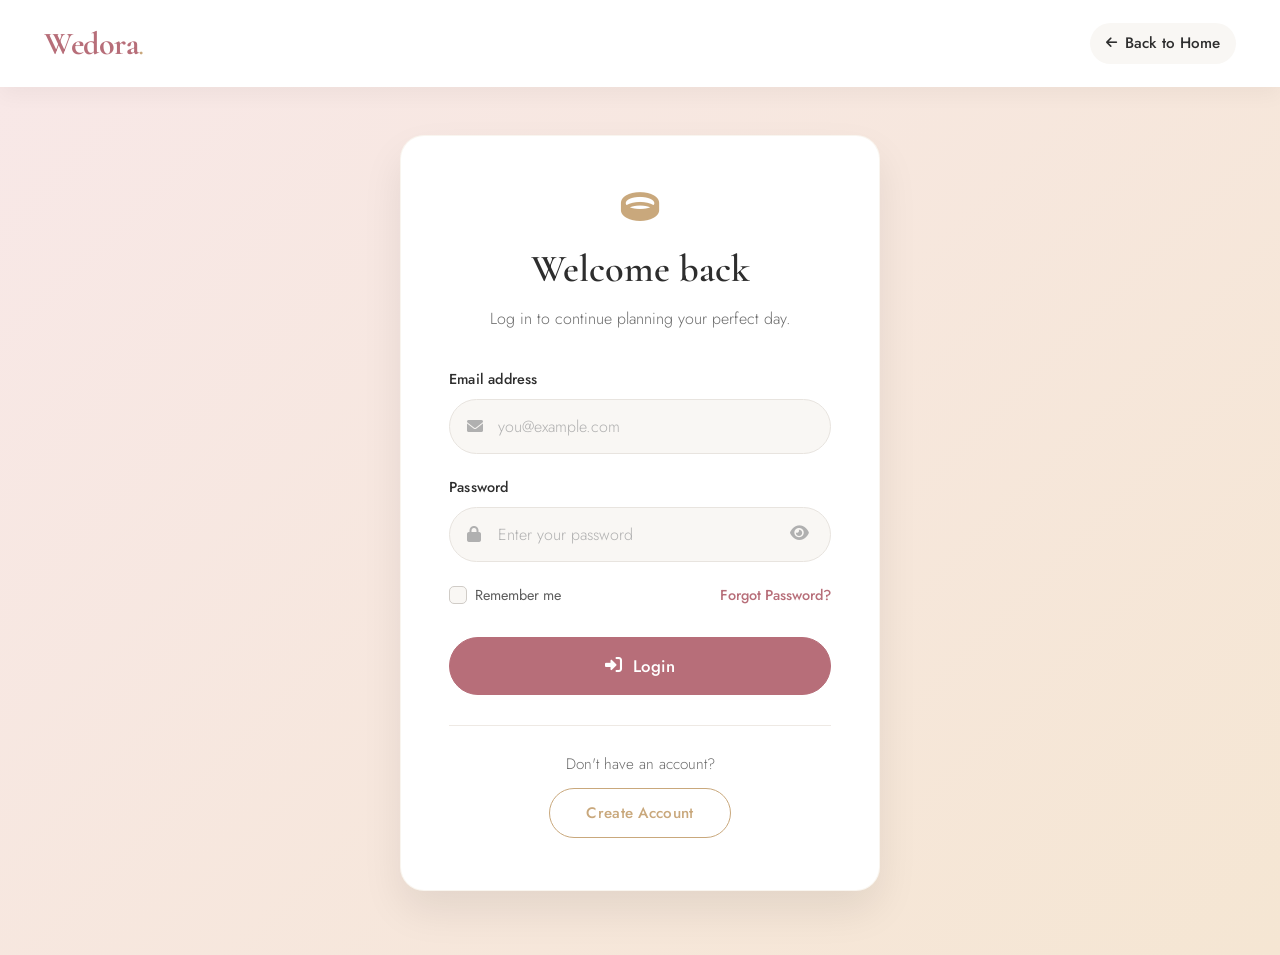
<file: login.html>
<!DOCTYPE html>
<html lang="en">

<head>
    <meta charset="UTF-8">
    <meta name="viewport" content="width=device-width, initial-scale=1.0">
    <title>Login — Wedora</title>
    <!-- Google Fonts + Font Awesome (same as existing Wedora design) -->
    <link rel="preconnect" href="https://fonts.googleapis.com">
    <link rel="preconnect" href="https://fonts.gstatic.com" crossorigin>
    <link
        href="https://fonts.googleapis.com/css2?family=Cormorant+Garamond:ital,wght@0,400;0,500;0,600;0,700;1,400&family=Jost:wght@300;400;500;600&display=swap"
        rel="stylesheet">
    <link rel="stylesheet" href="https://cdnjs.cloudflare.com/ajax/libs/font-awesome/6.0.0-beta3/css/all.min.css">
    <style>
        /* ---------- GLOBAL RESET & VARIABLES (preserve Wedora look) ---------- */
        * {
            margin: 0;
            padding: 0;
            box-sizing: border-box;
        }

        :root {
            --blush: #f8e8e8;
            --champagne: #f5e6d3;
            --gold: #c9a87c;
            --deep-rose: #b76e79;
            --charcoal: #2e2e2e;
            --soft-gray: #f9f7f4;
            --white: #ffffff;
            --shadow-sm: 0 8px 20px rgba(0, 0, 0, 0.04);
            --shadow-md: 0 12px 28px rgba(0, 0, 0, 0.06);
            --shadow-lg: 0 20px 40px rgba(0, 0, 0, 0.08);
            --border-radius: 24px;
            --border-radius-sm: 16px;
            --font-serif: 'Cormorant Garamond', serif;
            --font-sans: 'Jost', sans-serif;
            --transition: all 0.25s ease;
        }

        body {
            font-family: var(--font-sans);
            background: linear-gradient(135deg, var(--blush) 0%, var(--champagne) 100%);
            color: var(--charcoal);
            line-height: 1.6;
            font-weight: 400;
            min-height: 100vh;
            display: flex;
            flex-direction: column;
            overflow-x: hidden;
        }

        a {
            text-decoration: none;
            color: inherit;
        }

        ul {
            list-style: none;
        }

        /* ---------- CONTAINER ---------- */
        .container {
            max-width: 1240px;
            margin: 0 auto;
            padding: 0 24px;
            width: 100%;
        }

        /* ---------- NAVBAR (simplified, brand only + back link) ---------- */
        .navbar {
            padding: 18px 0;
            background: var(--white);
            box-shadow: var(--shadow-sm);
            position: sticky;
            top: 0;
            z-index: 1000;
        }

        .nav-container {
            display: flex;
            align-items: center;
            justify-content: space-between;
        }

        .logo {
            font-family: var(--font-serif);
            font-size: 2rem;
            font-weight: 700;
            color: var(--deep-rose);
            letter-spacing: -0.5px;
        }

        .logo span {
            color: var(--gold);
            font-weight: 400;
        }

        .back-link {
            display: inline-flex;
            align-items: center;
            gap: 8px;
            font-weight: 500;
            font-size: 0.95rem;
            color: var(--charcoal);
            transition: var(--transition);
            padding: 8px 16px;
            border-radius: 30px;
            background: var(--soft-gray);
        }

        .back-link i {
            font-size: 0.8rem;
        }

        .back-link:hover {
            background: var(--deep-rose);
            color: white;
            transform: translateX(-3px);
        }

        /* ---------- LOGIN SECTION ---------- */
        .login-section {
            flex: 1;
            display: flex;
            align-items: center;
            justify-content: center;
            padding: 48px 24px 64px;
        }

        .login-card {
            background: var(--white);
            border-radius: var(--border-radius);
            box-shadow: var(--shadow-lg);
            padding: 52px 48px;
            width: 100%;
            max-width: 480px;
            animation: fadeSlideUp 0.6s ease forwards;
            border: 1px solid rgba(201, 168, 124, 0.12);
        }

        @keyframes fadeSlideUp {
            0% {
                opacity: 0;
                transform: translateY(24px);
            }

            100% {
                opacity: 1;
                transform: translateY(0);
            }
        }

        .login-header {
            text-align: center;
            margin-bottom: 36px;
        }

        .login-header .brand-icon {
            font-size: 2.4rem;
            color: var(--gold);
            margin-bottom: 12px;
            display: block;
        }

        .login-header h1 {
            font-family: var(--font-serif);
            font-size: 2.4rem;
            font-weight: 600;
            color: var(--charcoal);
            margin-bottom: 6px;
        }

        .login-header p {
            color: #6b6b6b;
            font-weight: 300;
            font-size: 1rem;
        }

        /* ---------- FORM ---------- */
        .form-group {
            margin-bottom: 22px;
            position: relative;
        }

        .form-group label {
            display: block;
            font-weight: 500;
            font-size: 0.9rem;
            margin-bottom: 8px;
            color: var(--charcoal);
            letter-spacing: 0.2px;
        }

        .input-wrapper {
            position: relative;
            display: flex;
            align-items: center;
        }

        .input-wrapper i.field-icon {
            position: absolute;
            left: 18px;
            color: #b0b0b0;
            font-size: 1rem;
            pointer-events: none;
            transition: var(--transition);
        }

        .form-control {
            width: 100%;
            padding: 15px 18px 15px 48px;
            border: 1.5px solid #e8e4df;
            border-radius: 40px;
            font-family: var(--font-sans);
            font-size: 1rem;
            font-weight: 400;
            color: var(--charcoal);
            background: var(--soft-gray);
            transition: var(--transition);
            outline: none;
        }

        .form-control:focus {
            border-color: var(--deep-rose);
            background: var(--white);
            box-shadow: 0 0 0 4px rgba(183, 110, 121, 0.08);
        }

        .form-control::placeholder {
            color: #b0b0b0;
            font-weight: 300;
        }

        .form-control.is-invalid {
            border-color: #d9534f;
            background: #fff6f6;
        }

        .form-control.is-invalid:focus {
            box-shadow: 0 0 0 4px rgba(217, 83, 79, 0.08);
        }

        /* Password toggle */
        .password-toggle {
            position: absolute;
            right: 18px;
            background: none;
            border: none;
            color: #b0b0b0;
            font-size: 1.05rem;
            cursor: pointer;
            padding: 4px;
            transition: var(--transition);
            line-height: 1;
        }

        .password-toggle:hover {
            color: var(--deep-rose);
        }

        /* Error message */
        .error-message {
            display: none;
            color: #d9534f;
            font-size: 0.82rem;
            font-weight: 400;
            margin-top: 6px;
            margin-left: 18px;
            letter-spacing: 0.2px;
        }

        .error-message.show {
            display: block;
        }

        /* ---------- FORM OPTIONS ---------- */
        .form-options {
            display: flex;
            align-items: center;
            justify-content: space-between;
            margin-bottom: 30px;
            flex-wrap: wrap;
            gap: 10px;
        }

        .remember-me {
            display: flex;
            align-items: center;
            gap: 8px;
            cursor: pointer;
            font-size: 0.9rem;
            color: #5e5e5e;
            font-weight: 400;
            user-select: none;
        }

        .remember-me input[type="checkbox"] {
            appearance: none;
            width: 18px;
            height: 18px;
            border: 1.5px solid #d0ccc7;
            border-radius: 5px;
            cursor: pointer;
            transition: var(--transition);
            position: relative;
            background: var(--soft-gray);
            flex-shrink: 0;
        }

        .remember-me input[type="checkbox"]:checked {
            background: var(--deep-rose);
            border-color: var(--deep-rose);
        }

        .remember-me input[type="checkbox"]:checked::after {
            content: '\f00c';
            font-family: 'Font Awesome 6 Free';
            font-weight: 900;
            font-size: 0.65rem;
            color: white;
            position: absolute;
            top: 50%;
            left: 50%;
            transform: translate(-50%, -50%);
        }

        .forgot-link {
            font-size: 0.9rem;
            color: var(--deep-rose);
            font-weight: 500;
            transition: var(--transition);
        }

        .forgot-link:hover {
            color: #a05a64;
            text-decoration: underline;
        }

        /* ---------- LOGIN BUTTON ---------- */
        .btn-login {
            width: 100%;
            padding: 16px 34px;
            border-radius: 40px;
            background: var(--deep-rose);
            color: white;
            border: 1.5px solid var(--deep-rose);
            font-family: var(--font-sans);
            font-size: 1.05rem;
            font-weight: 500;
            letter-spacing: 0.5px;
            cursor: pointer;
            transition: var(--transition);
            display: flex;
            align-items: center;
            justify-content: center;
            gap: 10px;
        }

        .btn-login:hover {
            background: #a05a64;
            border-color: #a05a64;
            transform: translateY(-2px);
            box-shadow: var(--shadow-md);
        }

        .btn-login:active {
            transform: translateY(0);
        }

        /* ---------- SIGNUP SECTION ---------- */
        .signup-section {
            text-align: center;
            margin-top: 30px;
            padding-top: 26px;
            border-top: 1px solid #eee9e4;
        }

        .signup-section p {
            color: #6b6b6b;
            font-weight: 300;
            font-size: 0.95rem;
            margin-bottom: 12px;
        }

        .signup-link {
            display: inline-block;
            padding: 12px 36px;
            border-radius: 40px;
            border: 1.5px solid var(--gold);
            color: var(--gold);
            font-weight: 500;
            font-size: 0.95rem;
            letter-spacing: 0.3px;
            transition: var(--transition);
        }

        .signup-link:hover {
            background: var(--gold);
            color: white;
            transform: translateY(-2px);
            box-shadow: var(--shadow-sm);
        }

        /* ---------- RESPONSIVE ---------- */
        @media (max-width: 576px) {
            .login-card {
                padding: 36px 24px;
                border-radius: var(--border-radius-sm);
            }

            .login-header h1 {
                font-size: 2rem;
            }

            .form-options {
                flex-direction: column;
                align-items: flex-start;
                gap: 12px;
            }

            .back-link span {
                display: none;
            }

            .back-link {
                padding: 8px 12px;
            }

            .login-section {
                padding: 32px 16px 48px;
            }
        }

        @media (max-width: 380px) {
            .login-card {
                padding: 28px 18px;
            }

            .form-control {
                padding: 13px 14px 13px 42px;
                font-size: 0.95rem;
            }

            .input-wrapper i.field-icon {
                left: 14px;
                font-size: 0.9rem;
            }

            .password-toggle {
                right: 14px;
            }
        }
    </style>
</head>

<body>

    <!-- ========== NAVBAR (brand + back to home) ========== -->
    <header class="navbar">
        <div class="container nav-container">
            <a href="index.html" class="logo">Wedora<span>.</span></a>
            <a href="index.html" class="back-link">
                <i class="fas fa-arrow-left"></i>
                <span>Back to Home</span>
            </a>
        </div>
    </header>

    <!-- ========== LOGIN SECTION ========== -->
    <section class="login-section">
        <div class="login-card">
            <div class="login-header">
                <i class="fas fa-ring brand-icon"></i>
                <h1>Welcome back</h1>
                <p>Log in to continue planning your perfect day.</p>
            </div>

            <form id="loginForm" novalidate>
                <!-- Email -->
                <div class="form-group">
                    <label for="email">Email address</label>
                    <div class="input-wrapper">
                        <i class="fas fa-envelope field-icon"></i>
                        <input type="email" id="email" class="form-control" placeholder="you@example.com"
                            autocomplete="email" required>
                    </div>
                    <div class="error-message" id="emailError">Please enter a valid email address.</div>
                </div>

                <!-- Password -->
                <div class="form-group">
                    <label for="password">Password</label>
                    <div class="input-wrapper">
                        <i class="fas fa-lock field-icon"></i>
                        <input type="password" id="password" class="form-control" placeholder="Enter your password"
                            autocomplete="current-password" required>
                        <button type="button" class="password-toggle" id="togglePassword" aria-label="Show password">
                            <i class="fas fa-eye"></i>
                        </button>
                    </div>
                    <div class="error-message" id="passwordError">Password is required.</div>
                </div>

                <!-- Options -->
                <div class="form-options">
                    <label class="remember-me">
                        <input type="checkbox" id="rememberMe">
                        <span>Remember me</span>
                    </label>
                    <a href="forgot-password.html" class="forgot-link">Forgot Password?</a>
                </div>

                <!-- Login button -->
                <button type="submit" class="btn-login">
                    <i class="fas fa-sign-in-alt"></i> Login
                </button>
            </form>

            <!-- Signup -->
            <div class="signup-section">
                <p>Don't have an account?</p>
                <a href="register.html" class="signup-link">Create Account</a>
            </div>
        </div>
    </section>

    <!-- ========== JAVASCRIPT ========== -->
    <script>
        (function () {
            const loginForm = document.getElementById('loginForm');
            const emailInput = document.getElementById('email');
            const passwordInput = document.getElementById('password');
            const emailError = document.getElementById('emailError');
            const passwordError = document.getElementById('passwordError');
            const togglePassword = document.getElementById('togglePassword');

            // ----- Password visibility toggle -----
            togglePassword.addEventListener('click', function () {
                const type = passwordInput.getAttribute('type') === 'password' ? 'text' : 'password';
                passwordInput.setAttribute('type', type);
                const icon = this.querySelector('i');
                if (type === 'text') {
                    icon.classList.remove('fa-eye');
                    icon.classList.add('fa-eye-slash');
                    this.setAttribute('aria-label', 'Hide password');
                } else {
                    icon.classList.remove('fa-eye-slash');
                    icon.classList.add('fa-eye');
                    this.setAttribute('aria-label', 'Show password');
                }
            });

            // ----- Validation helpers -----
            function isValidEmail(email) {
                // Simple, practical email regex
                const re = /^[^\s@]+@[^\s@]+\.[^\s@]+$/;
                return re.test(email);
            }

            function showError(input, errorElement, message) {
                input.classList.add('is-invalid');
                errorElement.textContent = message;
                errorElement.classList.add('show');
            }

            function clearError(input, errorElement) {
                input.classList.remove('is-invalid');
                errorElement.classList.remove('show');
            }

            // Live validation on input (clear error when user types)
            emailInput.addEventListener('input', function () {
                clearError(emailInput, emailError);
            });

            passwordInput.addEventListener('input', function () {
                clearError(passwordInput, passwordError);
            });

            // ----- Form submission -----
            loginForm.addEventListener('submit', function (e) {
                e.preventDefault();
                let isValid = true;

                // Validate email
                const emailValue = emailInput.value.trim();
                if (emailValue === '') {
                    showError(emailInput, emailError, 'Email is required.');
                    isValid = false;
                } else if (!isValidEmail(emailValue)) {
                    showError(emailInput, emailError, 'Please enter a valid email address.');
                    isValid = false;
                } else {
                    clearError(emailInput, emailError);
                }

                // Validate password
                const passwordValue = passwordInput.value.trim();
                if (passwordValue === '') {
                    showError(passwordInput, passwordError, 'Password is required.');
                    isValid = false;
                } else if (passwordValue.length < 6) {
                    showError(passwordInput, passwordError, 'Password must be at least 6 characters.');
                    isValid = false;
                } else {
                    clearError(passwordInput, passwordError);
                }

                // If valid, you would normally submit to backend
                if (isValid) {
                    // Simulate successful login — ready to connect to real backend later
                    const submitBtn = loginForm.querySelector('.btn-login');
                    const originalText = submitBtn.innerHTML;
                    submitBtn.innerHTML = '<i class="fas fa-spinner fa-spin"></i> Logging in...';
                    submitBtn.disabled = true;

                    setTimeout(function () {
                        // Reset button (in real scenario, redirect to dashboard)
                        submitBtn.innerHTML = originalText;
                        submitBtn.disabled = false;

                        // For demo: show a simple success alert
                        alert('Login successful! (Demo — connect to your backend here.)');

                        // Optionally redirect to dashboard:
                        // window.location.href = 'dashboard.html';
                    }, 1200);
                }
            });

            // ----- Quick pre-fill for convenience (optional, can remove) -----
            // Uncomment if you want to help with testing:
            // emailInput.value = 'demo@wedora.com';
            // passwordInput.value = 'password123';
        })();
    </script>

</body>

</html>
</file>
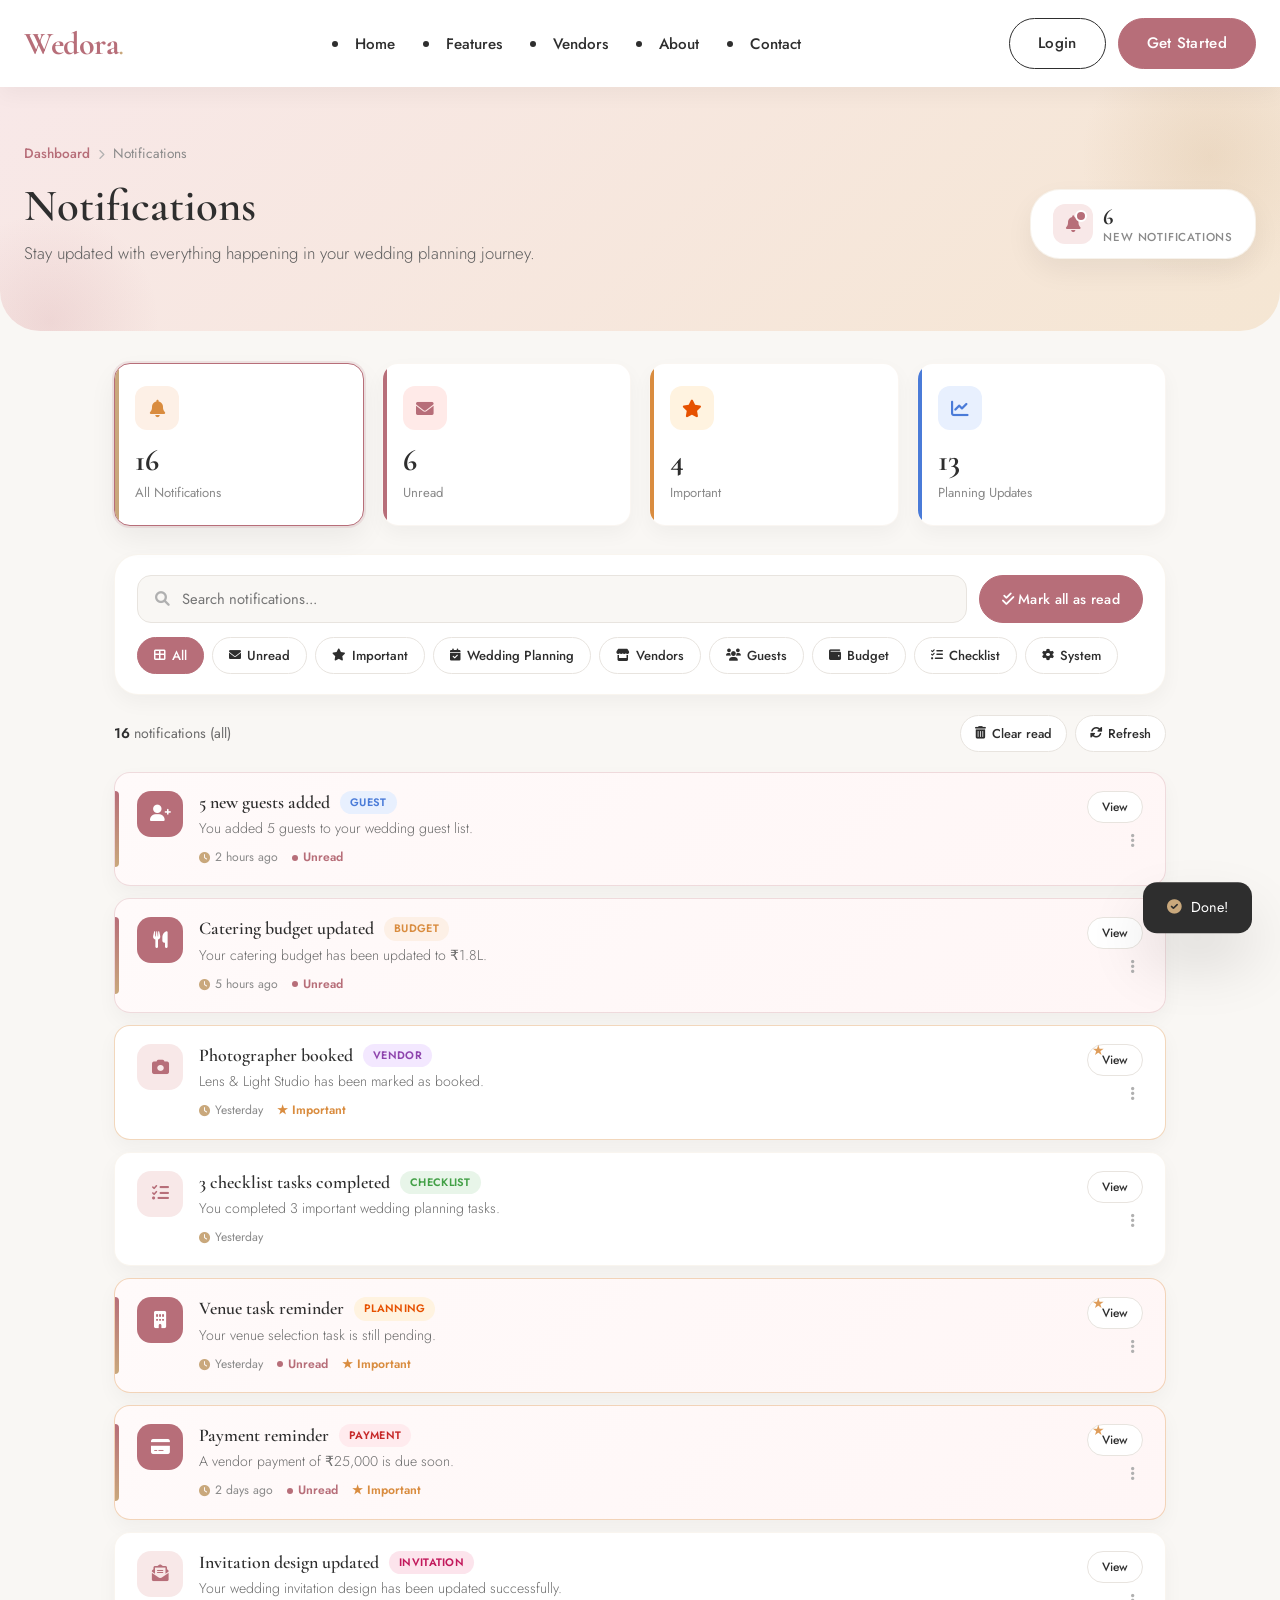
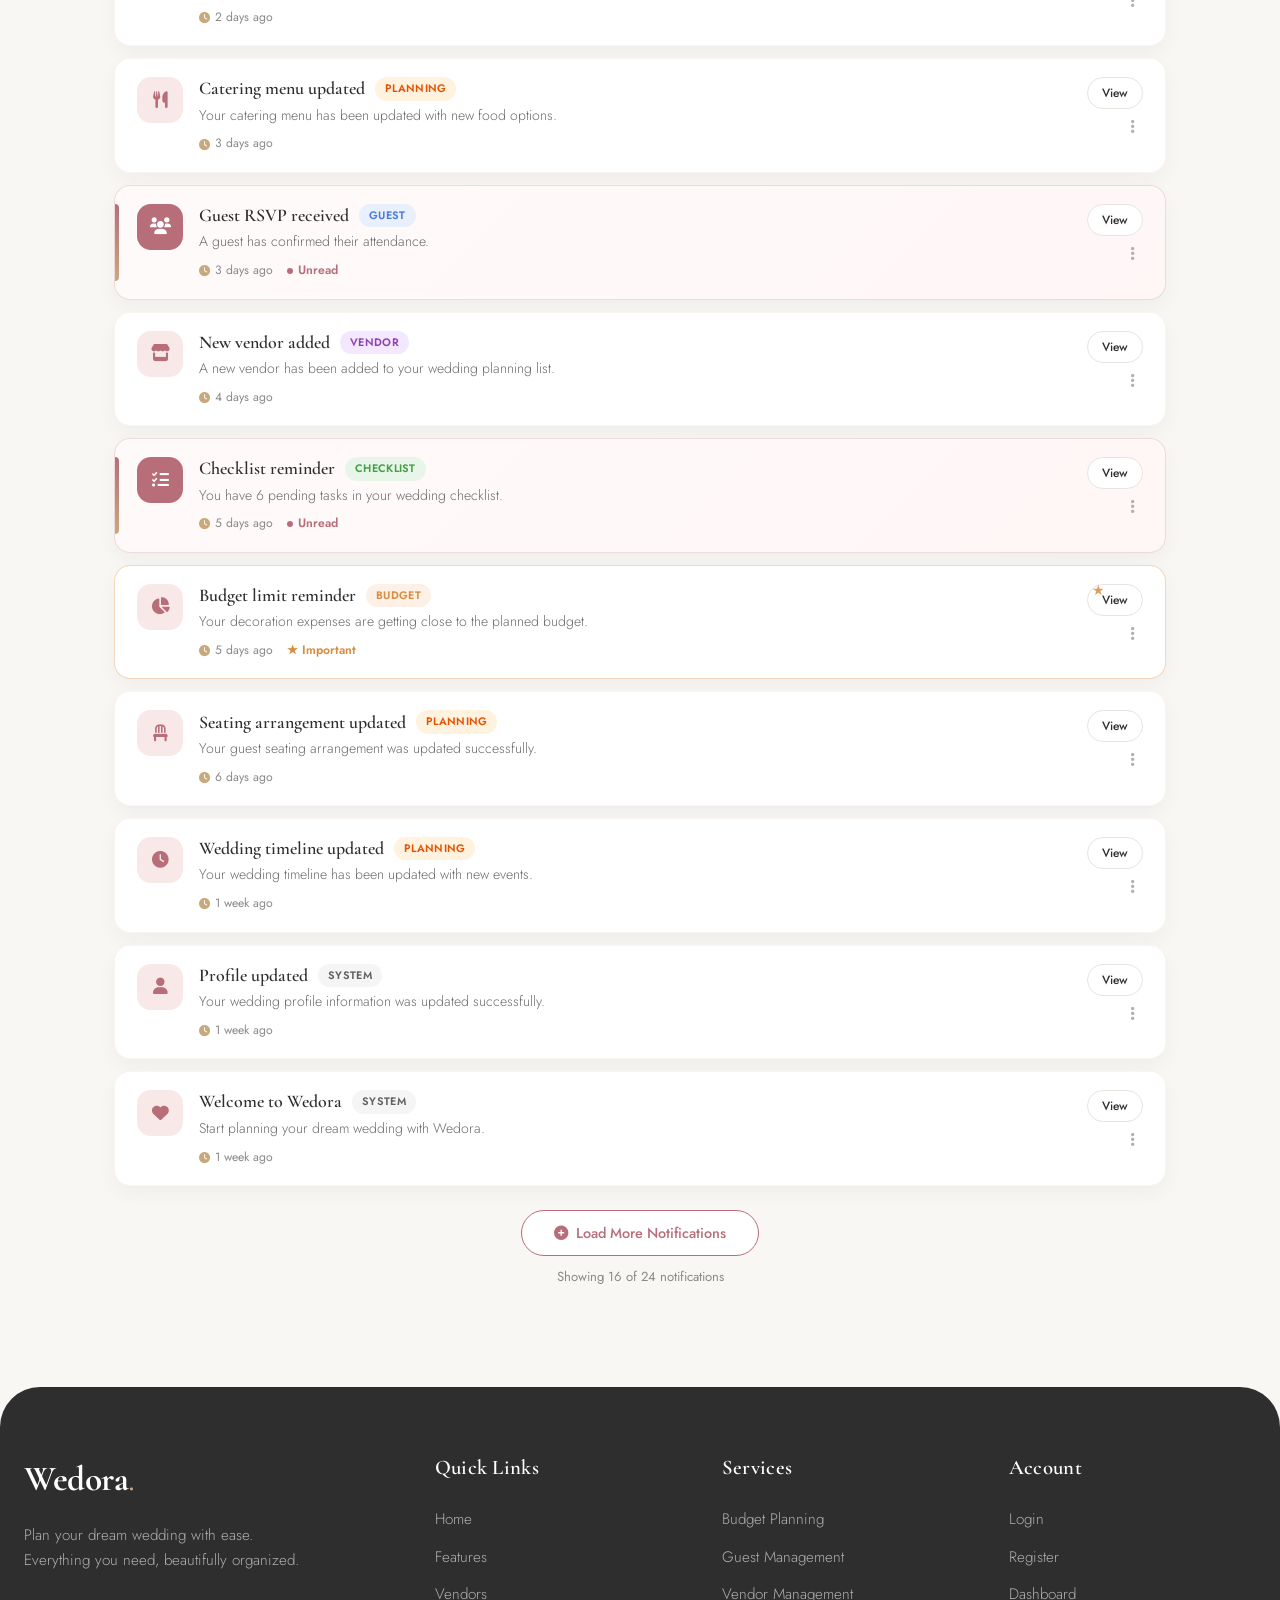
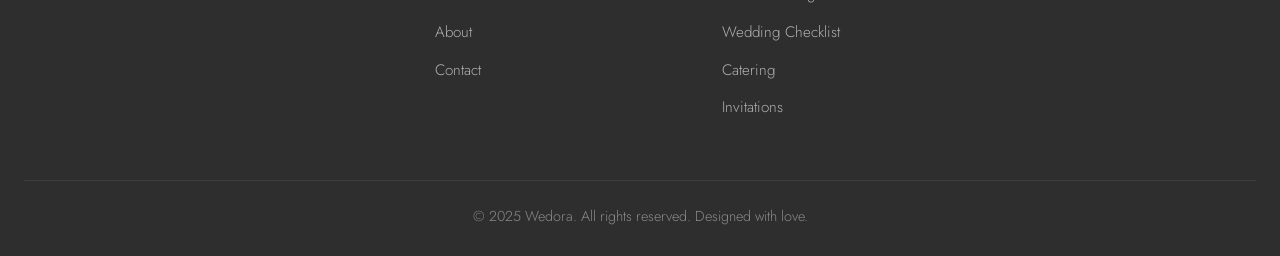
<file: notifications.html>
<!DOCTYPE html>
<html lang="en">

<head>
    <meta charset="UTF-8">
    <meta name="viewport" content="width=device-width, initial-scale=1.0">
    <title>Notifications — Wedora</title>
    <!-- Google Fonts + Font Awesome (same as existing Wedora design) -->
    <link rel="preconnect" href="https://fonts.googleapis.com">
    <link rel="preconnect" href="https://fonts.gstatic.com" crossorigin>
    <link
        href="https://fonts.googleapis.com/css2?family=Cormorant+Garamond:ital,wght@0,400;0,500;0,600;0,700;1,400&family=Jost:wght@300;400;500;600&display=swap"
        rel="stylesheet">
    <link rel="stylesheet" href="https://cdnjs.cloudflare.com/ajax/libs/font-awesome/6.0.0-beta3/css/all.min.css">
    <style>
        /* ============================================================
       GLOBAL RESET & VARIABLES (preserve Wedora look)
       ============================================================ */
        * {
            margin: 0;
            padding: 0;
            box-sizing: border-box;
        }

        :root {
            --blush: #f8e8e8;
            --champagne: #f5e6d3;
            --gold: #c9a87c;
            --deep-rose: #b76e79;
            --charcoal: #2e2e2e;
            --soft-gray: #f9f7f4;
            --white: #ffffff;
            --shadow-sm: 0 8px 20px rgba(0, 0, 0, 0.04);
            --shadow-md: 0 12px 28px rgba(0, 0, 0, 0.06);
            --shadow-lg: 0 20px 40px rgba(0, 0, 0, 0.08);
            --shadow-xl: 0 30px 60px rgba(0, 0, 0, 0.12);
            --border-radius: 24px;
            --border-radius-sm: 16px;
            --font-serif: 'Cormorant Garamond', serif;
            --font-sans: 'Jost', sans-serif;
            --transition: all 0.25s ease;
        }

        body {
            font-family: var(--font-sans);
            background: var(--soft-gray);
            color: var(--charcoal);
            line-height: 1.6;
            font-weight: 400;
            min-height: 100vh;
            overflow-x: hidden;
        }

        a {
            text-decoration: none;
            color: inherit;
        }

        ul {
            list-style: none;
        }

        img {
            max-width: 100%;
            display: block;
        }

        /* ============================================================
       CONTAINER
       ============================================================ */
        .container {
            max-width: 1400px;
            margin: 0 auto;
            padding: 0 24px;
            width: 100%;
        }

        /* ============================================================
       NAVBAR — MASTER HEADER
       ============================================================ */
        .navbar {
            padding: 18px 0;
            background: var(--white);
            box-shadow: var(--shadow-sm);
            position: sticky;
            top: 0;
            z-index: 1000;
        }

        .nav-container {
            max-width: 1400px;
            margin: 0 auto;
            padding: 0 24px;
            display: flex;
            align-items: center;
            justify-content: space-between;
        }

        .logo {
            font-family: var(--font-serif);
            font-size: 2rem;
            font-weight: 700;
            color: var(--deep-rose);
            letter-spacing: -0.5px;
        }

        .logo span {
            color: var(--gold);
            font-weight: 400;
        }

        .nav-menu {
            display: flex;
            align-items: center;
            gap: 28px;
        }

        .nav-item a {
            font-size: 0.95rem;
            font-weight: 500;
            color: var(--charcoal);
            transition: var(--transition);
            position: relative;
            padding-bottom: 4px;
        }

        .nav-item a:hover {
            color: var(--deep-rose);
        }

        .nav-item.active a {
            color: var(--deep-rose);
            font-weight: 600;
        }

        .nav-item.active a::after {
            content: '';
            position: absolute;
            bottom: -2px;
            left: 0;
            width: 100%;
            height: 2px;
            background: var(--deep-rose);
            border-radius: 2px;
        }

        .nav-actions {
            display: flex;
            align-items: center;
            gap: 12px;
        }

        .btn {
            display: inline-block;
            padding: 12px 28px;
            border-radius: 40px;
            font-weight: 500;
            font-size: 0.95rem;
            letter-spacing: 0.3px;
            transition: var(--transition);
            cursor: pointer;
            border: 1.5px solid transparent;
            font-family: var(--font-sans);
            text-align: center;
        }

        .btn-primary {
            background: var(--deep-rose);
            color: white;
            border-color: var(--deep-rose);
        }

        .btn-primary:hover {
            background: #a05a64;
            border-color: #a05a64;
            transform: translateY(-2px);
            box-shadow: var(--shadow-md);
        }

        .btn-outline {
            background: transparent;
            color: var(--charcoal);
            border: 1.5px solid var(--charcoal);
        }

        .btn-outline:hover {
            background: var(--charcoal);
            color: white;
            transform: translateY(-2px);
            box-shadow: var(--shadow-sm);
        }

        .btn-sm {
            padding: 9px 18px;
            font-size: 0.85rem;
        }

        .btn-gold {
            background: var(--gold);
            color: white;
            border-color: var(--gold);
        }

        .btn-gold:hover {
            background: #b8935f;
            border-color: #b8935f;
            transform: translateY(-2px);
            box-shadow: var(--shadow-md);
        }

        .hamburger {
            display: none;
            background: none;
            border: none;
            font-size: 1.6rem;
            color: var(--charcoal);
            cursor: pointer;
            padding: 0 8px;
        }

        @media (max-width: 992px) {
            .nav-menu {
                position: fixed;
                top: 78px;
                left: 0;
                width: 100%;
                background: var(--white);
                flex-direction: column;
                align-items: center;
                padding: 28px 20px 36px;
                gap: 20px;
                box-shadow: var(--shadow-lg);
                transform: translateY(-120%);
                transition: transform 0.35s ease;
                opacity: 0;
                pointer-events: none;
                border-radius: 0 0 32px 32px;
                z-index: 999;
            }

            .nav-menu.open {
                transform: translateY(0);
                opacity: 1;
                pointer-events: auto;
            }

            .nav-actions {
                display: none;
            }

            .hamburger {
                display: block;
            }

            .nav-item a {
                font-size: 1.15rem;
                padding: 8px 0;
            }
        }

        /* ============================================================
       PAGE HEADER
       ============================================================ */
        .page-header {
            background: linear-gradient(135deg, var(--blush) 0%, var(--champagne) 100%);
            padding: 56px 0 64px;
            border-radius: 0 0 40px 40px;
            position: relative;
            overflow: hidden;
        }

        .page-header::before {
            content: '';
            position: absolute;
            top: -60px;
            right: -60px;
            width: 260px;
            height: 260px;
            background: radial-gradient(circle, rgba(201, 168, 124, 0.22) 0%, transparent 70%);
            border-radius: 50%;
        }

        .page-header::after {
            content: '';
            position: absolute;
            bottom: -100px;
            left: -60px;
            width: 220px;
            height: 220px;
            background: radial-gradient(circle, rgba(183, 110, 121, 0.14) 0%, transparent 70%);
            border-radius: 50%;
        }

        .page-header .container {
            position: relative;
            z-index: 1;
        }

        .breadcrumb {
            display: flex;
            align-items: center;
            gap: 8px;
            font-size: 0.85rem;
            color: #8a8a8a;
            margin-bottom: 16px;
        }

        .breadcrumb a {
            color: var(--deep-rose);
            font-weight: 500;
            transition: var(--transition);
        }

        .breadcrumb a:hover {
            text-decoration: underline;
        }

        .breadcrumb i {
            font-size: 0.65rem;
            color: #b0b0b0;
        }

        .header-flex {
            display: flex;
            align-items: center;
            justify-content: space-between;
            gap: 24px;
            flex-wrap: wrap;
        }

        .header-text h1 {
            font-family: var(--font-serif);
            font-size: 2.8rem;
            font-weight: 600;
            color: var(--charcoal);
            margin-bottom: 8px;
            line-height: 1.15;
        }

        .header-text p {
            color: #5e5e5e;
            font-weight: 300;
            font-size: 1.05rem;
            max-width: 620px;
        }

        .header-badge {
            display: inline-flex;
            align-items: center;
            gap: 10px;
            background: var(--white);
            padding: 14px 22px;
            border-radius: 30px;
            box-shadow: var(--shadow-md);
            border: 1px solid rgba(201, 168, 124, 0.15);
            flex-shrink: 0;
        }

        .header-badge .badge-icon {
            width: 40px;
            height: 40px;
            border-radius: 12px;
            background: var(--blush);
            color: var(--deep-rose);
            display: flex;
            align-items: center;
            justify-content: center;
            font-size: 1.05rem;
            position: relative;
        }

        .header-badge .badge-icon::after {
            content: '';
            position: absolute;
            top: 6px;
            right: 6px;
            width: 8px;
            height: 8px;
            background: var(--deep-rose);
            border-radius: 50%;
            border: 2px solid var(--white);
            animation: pulse 2s infinite;
        }

        @keyframes pulse {

            0%,
            100% {
                transform: scale(1);
                opacity: 1;
            }

            50% {
                transform: scale(1.25);
                opacity: 0.85;
            }
        }

        .header-badge .badge-text {
            display: flex;
            flex-direction: column;
            line-height: 1.2;
        }

        .header-badge .badge-text .num {
            font-family: var(--font-serif);
            font-size: 1.4rem;
            font-weight: 700;
            color: var(--charcoal);
        }

        .header-badge .badge-text .lbl {
            font-size: 0.72rem;
            color: #8a8a8a;
            text-transform: uppercase;
            letter-spacing: 0.8px;
            font-weight: 500;
        }

        @media (max-width: 640px) {
            .page-header {
                padding: 44px 0 52px;
            }

            .header-text h1 {
                font-size: 2rem;
            }

            .header-text p {
                font-size: 0.98rem;
            }

            .header-flex {
                flex-direction: column;
                align-items: flex-start;
            }

            .header-badge {
                padding: 12px 18px;
            }
        }

        /* ============================================================
       MAIN WRAPPER
       ============================================================ */
        .notifications-wrapper {
            max-width: 1100px;
            margin: 0 auto;
            padding: 32px 24px 60px;
        }

        /* ============================================================
       SUMMARY CARDS
       ============================================================ */
        .summary-grid {
            display: grid;
            grid-template-columns: repeat(4, 1fr);
            gap: 18px;
            margin-bottom: 28px;
        }

        @media (max-width: 992px) {
            .summary-grid {
                grid-template-columns: repeat(2, 1fr);
            }
        }

        @media (max-width: 480px) {
            .summary-grid {
                grid-template-columns: 1fr;
            }
        }

        .summary-card {
            background: var(--white);
            border-radius: var(--border-radius-sm);
            padding: 22px 20px;
            box-shadow: var(--shadow-sm);
            border: 1px solid rgba(201, 168, 124, 0.1);
            transition: var(--transition);
            cursor: pointer;
            position: relative;
            overflow: hidden;
        }

        .summary-card::before {
            content: '';
            position: absolute;
            top: 0;
            left: 0;
            width: 4px;
            height: 100%;
            border-radius: 4px 0 0 4px;
        }

        .summary-card.total::before {
            background: var(--gold);
        }

        .summary-card.unread::before {
            background: var(--deep-rose);
        }

        .summary-card.important::before {
            background: #d98c3f;
        }

        .summary-card.updates::before {
            background: #4a7bd8;
        }

        .summary-card:hover {
            transform: translateY(-4px);
            box-shadow: var(--shadow-md);
            border-color: var(--gold);
        }

        .summary-card.active {
            border-color: var(--deep-rose);
            box-shadow: 0 0 0 2px rgba(183, 110, 121, 0.15), var(--shadow-md);
        }

        .summary-card .sc-icon {
            width: 44px;
            height: 44px;
            border-radius: 12px;
            display: flex;
            align-items: center;
            justify-content: center;
            font-size: 1.1rem;
            margin-bottom: 14px;
        }

        .summary-card.total .sc-icon {
            background: #fdf0e6;
            color: #d98c3f;
        }

        .summary-card.unread .sc-icon {
            background: #ffeae8;
            color: var(--deep-rose);
        }

        .summary-card.important .sc-icon {
            background: #fff3e0;
            color: #e65100;
        }

        .summary-card.updates .sc-icon {
            background: #e8f0fe;
            color: #4a7bd8;
        }

        .summary-card .sc-num {
            font-family: var(--font-serif);
            font-size: 1.9rem;
            font-weight: 700;
            color: var(--charcoal);
            line-height: 1.1;
        }

        .summary-card .sc-lbl {
            font-size: 0.82rem;
            color: #8a8a8a;
            font-weight: 400;
            margin-top: 4px;
        }

        /* ============================================================
       FILTER BAR
       ============================================================ */
        .filter-bar {
            background: var(--white);
            border-radius: var(--border-radius);
            padding: 20px 22px;
            box-shadow: var(--shadow-sm);
            border: 1px solid rgba(201, 168, 124, 0.12);
            margin-bottom: 20px;
        }

        .search-row {
            display: flex;
            gap: 12px;
            margin-bottom: 14px;
            flex-wrap: wrap;
        }

        .search-box {
            flex: 1;
            min-width: 220px;
            position: relative;
        }

        .search-box i {
            position: absolute;
            left: 18px;
            top: 50%;
            transform: translateY(-50%);
            color: #b0b0b0;
            font-size: 0.92rem;
            pointer-events: none;
        }

        .search-box input {
            width: 100%;
            padding: 12px 18px 12px 44px;
            border: 1.5px solid #e8e4df;
            border-radius: 14px;
            font-family: var(--font-sans);
            font-size: 0.92rem;
            color: var(--charcoal);
            background: var(--soft-gray);
            transition: var(--transition);
            outline: none;
        }

        .search-box input:focus {
            border-color: var(--deep-rose);
            background: var(--white);
            box-shadow: 0 0 0 4px rgba(183, 110, 121, 0.08);
        }

        .search-row .btn {
            padding: 12px 22px;
            font-size: 0.88rem;
            white-space: nowrap;
        }

        .filter-chips {
            display: flex;
            gap: 8px;
            flex-wrap: wrap;
        }

        .filter-chip {
            padding: 8px 16px;
            border-radius: 30px;
            border: 1.5px solid #e8e4df;
            background: var(--white);
            font-family: var(--font-sans);
            font-size: 0.82rem;
            font-weight: 500;
            color: var(--charcoal);
            cursor: pointer;
            transition: var(--transition);
            white-space: nowrap;
            display: inline-flex;
            align-items: center;
            gap: 6px;
        }

        .filter-chip:hover {
            border-color: var(--gold);
            color: var(--deep-rose);
        }

        .filter-chip.active {
            background: var(--deep-rose);
            color: white;
            border-color: var(--deep-rose);
        }

        .filter-chip i {
            font-size: 0.75rem;
        }

        @media (max-width: 640px) {
            .search-row {
                flex-direction: column;
            }

            .search-row .btn {
                width: 100%;
            }

            .filter-chips {
                overflow-x: auto;
                flex-wrap: nowrap;
                padding-bottom: 4px;
                -webkit-overflow-scrolling: touch;
                scrollbar-width: thin;
            }

            .filter-chips::-webkit-scrollbar {
                height: 4px;
            }

            .filter-chips::-webkit-scrollbar-thumb {
                background: #d9d2c8;
                border-radius: 2px;
            }
        }

        /* ============================================================
       BULK ACTIONS BAR
       ============================================================ */
        .bulk-bar {
            display: flex;
            align-items: center;
            justify-content: space-between;
            gap: 12px;
            flex-wrap: wrap;
            margin-bottom: 20px;
        }

        .bulk-bar .status-text {
            font-size: 0.88rem;
            color: #6b6b6b;
        }

        .bulk-bar .status-text strong {
            color: var(--charcoal);
            font-weight: 600;
        }

        .bulk-actions {
            display: flex;
            gap: 8px;
            flex-wrap: wrap;
        }

        .bulk-actions button {
            padding: 8px 14px;
            border-radius: 30px;
            border: 1.5px solid #e8e4df;
            background: var(--white);
            font-family: var(--font-sans);
            font-size: 0.8rem;
            font-weight: 500;
            color: var(--charcoal);
            cursor: pointer;
            transition: var(--transition);
            display: inline-flex;
            align-items: center;
            gap: 6px;
        }

        .bulk-actions button:hover {
            border-color: var(--deep-rose);
            color: var(--deep-rose);
        }

        .bulk-actions button i {
            font-size: 0.78rem;
        }

        /* Refresh spin animation */
        .refresh-btn.spinning i {
            animation: spin 0.8s linear infinite;
        }

        @keyframes spin {
            from {
                transform: rotate(0deg);
            }

            to {
                transform: rotate(360deg);
            }
        }

        /* ============================================================
       NOTIFICATION LIST
       ============================================================ */
        .notif-list {
            display: flex;
            flex-direction: column;
            gap: 12px;
            min-height: 200px;
        }

        .notif-card {
            background: var(--white);
            border-radius: var(--border-radius-sm);
            padding: 18px 22px;
            box-shadow: var(--shadow-sm);
            border: 1px solid rgba(201, 168, 124, 0.12);
            display: flex;
            align-items: flex-start;
            gap: 16px;
            cursor: pointer;
            transition: var(--transition);
            position: relative;
            animation: fadeInUp 0.3s ease forwards;
        }

        @keyframes fadeInUp {
            from {
                opacity: 0;
                transform: translateY(10px);
            }

            to {
                opacity: 1;
                transform: translateY(0);
            }
        }

        .notif-card:hover {
            box-shadow: var(--shadow-md);
            border-color: var(--gold);
            transform: translateY(-2px);
        }

        .notif-card.unread {
            background: linear-gradient(135deg, #fffafa 0%, #fff6f6 100%);
            border-color: rgba(183, 110, 121, 0.22);
        }

        .notif-card.unread::before {
            content: '';
            position: absolute;
            top: 18px;
            left: 0;
            width: 4px;
            height: calc(100% - 36px);
            background: linear-gradient(180deg, var(--deep-rose), var(--gold));
            border-radius: 0 4px 4px 0;
        }

        .notif-card.important {
            border-color: rgba(217, 140, 63, 0.35);
        }

        .notif-card.important::after {
            content: '★';
            position: absolute;
            top: 14px;
            right: 60px;
            color: #d98c3f;
            font-size: 0.85rem;
            opacity: 0.85;
        }

        .notif-icon {
            width: 46px;
            height: 46px;
            border-radius: 14px;
            background: var(--blush);
            color: var(--deep-rose);
            display: flex;
            align-items: center;
            justify-content: center;
            font-size: 1.05rem;
            flex-shrink: 0;
            transition: var(--transition);
        }

        .notif-card:hover .notif-icon {
            background: var(--deep-rose);
            color: white;
            transform: scale(1.06);
        }

        .notif-card.unread .notif-icon {
            background: var(--deep-rose);
            color: white;
        }

        .notif-body {
            flex: 1;
            min-width: 0;
        }

        .notif-title-row {
            display: flex;
            align-items: center;
            gap: 10px;
            flex-wrap: wrap;
            margin-bottom: 4px;
        }

        .notif-title {
            font-family: var(--font-serif);
            font-size: 1.12rem;
            font-weight: 600;
            color: var(--charcoal);
            line-height: 1.3;
        }

        .notif-cat-badge {
            display: inline-block;
            padding: 3px 10px;
            border-radius: 20px;
            font-size: 0.68rem;
            font-weight: 600;
            letter-spacing: 0.3px;
            text-transform: uppercase;
            background: var(--soft-gray);
            color: #6b6b6b;
            white-space: nowrap;
        }

        .notif-cat-badge.guest {
            background: #e8f0fe;
            color: #4a7bd8;
        }

        .notif-cat-badge.budget {
            background: #fdf0e6;
            color: #d98c3f;
        }

        .notif-cat-badge.vendor {
            background: #f3e8ff;
            color: #8e44ad;
        }

        .notif-cat-badge.checklist {
            background: #e8f5e9;
            color: #43a047;
        }

        .notif-cat-badge.payment {
            background: #ffebee;
            color: #c62828;
        }

        .notif-cat-badge.invitation {
            background: #fce4ec;
            color: #c2185b;
        }

        .notif-cat-badge.planning {
            background: #fff3e0;
            color: #e65100;
        }

        .notif-cat-badge.system {
            background: #f5f5f5;
            color: #616161;
        }

        .notif-desc {
            font-size: 0.88rem;
            color: #6b6b6b;
            font-weight: 300;
            line-height: 1.55;
            margin-bottom: 8px;
        }

        .notif-meta {
            display: flex;
            align-items: center;
            gap: 14px;
            font-size: 0.76rem;
            color: #8a8a8a;
            flex-wrap: wrap;
        }

        .notif-meta .time {
            display: inline-flex;
            align-items: center;
            gap: 5px;
        }

        .notif-meta .time i {
            font-size: 0.7rem;
            color: var(--gold);
        }

        .notif-meta .unread-indicator {
            display: inline-flex;
            align-items: center;
            gap: 5px;
            color: var(--deep-rose);
            font-weight: 600;
        }

        .notif-meta .unread-indicator::before {
            content: '';
            width: 6px;
            height: 6px;
            border-radius: 50%;
            background: var(--deep-rose);
            display: inline-block;
        }

        .notif-actions {
            display: flex;
            flex-direction: column;
            align-items: flex-end;
            gap: 6px;
            flex-shrink: 0;
            position: relative;
        }

        .notif-view-btn {
            padding: 6px 14px;
            border-radius: 20px;
            border: 1.5px solid #e8e4df;
            background: var(--white);
            font-family: var(--font-sans);
            font-size: 0.75rem;
            font-weight: 500;
            color: var(--charcoal);
            cursor: pointer;
            transition: var(--transition);
            white-space: nowrap;
        }

        .notif-view-btn:hover {
            border-color: var(--deep-rose);
            color: var(--deep-rose);
            background: var(--blush);
        }

        .notif-dots {
            background: none;
            border: none;
            color: #b0b0b0;
            cursor: pointer;
            padding: 4px 8px;
            border-radius: 8px;
            transition: var(--transition);
            font-size: 0.95rem;
            line-height: 1;
        }

        .notif-dots:hover {
            color: var(--deep-rose);
            background: var(--soft-gray);
        }

        .notif-menu {
            position: absolute;
            top: 100%;
            right: 0;
            margin-top: 6px;
            background: var(--white);
            border-radius: 12px;
            box-shadow: var(--shadow-lg);
            border: 1px solid rgba(201, 168, 124, 0.15);
            padding: 6px 0;
            min-width: 170px;
            z-index: 10;
            opacity: 0;
            visibility: hidden;
            transform: translateY(-6px);
            transition: var(--transition);
        }

        .notif-menu.show {
            opacity: 1;
            visibility: visible;
            transform: translateY(0);
        }

        .notif-menu button {
            display: flex;
            align-items: center;
            gap: 10px;
            width: 100%;
            padding: 9px 16px;
            border: none;
            background: none;
            font-family: var(--font-sans);
            font-size: 0.82rem;
            color: var(--charcoal);
            cursor: pointer;
            transition: var(--transition);
            text-align: left;
        }

        .notif-menu button:hover {
            background: var(--soft-gray);
            color: var(--deep-rose);
        }

        .notif-menu button i {
            width: 16px;
            font-size: 0.8rem;
            color: var(--gold);
        }

        .notif-menu button.danger:hover {
            color: #d9534f;
        }

        .notif-menu button.danger:hover i {
            color: #d9534f;
        }

        .notif-menu .divider {
            height: 1px;
            background: #f0ebe5;
            margin: 4px 0;
        }

        @media (max-width: 560px) {
            .notif-card {
                padding: 16px;
                gap: 12px;
            }

            .notif-icon {
                width: 40px;
                height: 40px;
                font-size: 0.95rem;
                border-radius: 12px;
            }

            .notif-title {
                font-size: 1rem;
            }

            .notif-desc {
                font-size: 0.83rem;
            }

            .notif-actions {
                flex-direction: row;
                align-items: center;
            }

            .notif-card.important::after {
                right: 50px;
            }
        }

        /* ============================================================
       EMPTY STATE
       ============================================================ */
        .empty-state {
            text-align: center;
            padding: 80px 24px;
            background: var(--white);
            border-radius: var(--border-radius);
            box-shadow: var(--shadow-sm);
            border: 1px solid rgba(201, 168, 124, 0.12);
        }

        .empty-state .empty-icon {
            width: 100px;
            height: 100px;
            border-radius: 50%;
            background: var(--blush);
            display: flex;
            align-items: center;
            justify-content: center;
            margin: 0 auto 24px;
            font-size: 2.5rem;
            color: var(--deep-rose);
            animation: floatEmpty 3s ease-in-out infinite;
        }

        @keyframes floatEmpty {

            0%,
            100% {
                transform: translateY(0);
            }

            50% {
                transform: translateY(-10px);
            }
        }

        .empty-state h3 {
            font-family: var(--font-serif);
            font-size: 1.9rem;
            font-weight: 600;
            color: var(--charcoal);
            margin-bottom: 8px;
        }

        .empty-state p {
            color: #7a7a7a;
            font-weight: 300;
            font-size: 1rem;
            max-width: 400px;
            margin: 0 auto;
        }

        /* ============================================================
       LOAD MORE
       ============================================================ */
        .load-more-wrap {
            display: flex;
            flex-direction: column;
            align-items: center;
            gap: 10px;
            margin-top: 24px;
        }

        .load-more-btn {
            padding: 12px 32px;
            border-radius: 40px;
            border: 1.5px solid var(--deep-rose);
            background: var(--white);
            color: var(--deep-rose);
            font-family: var(--font-sans);
            font-size: 0.9rem;
            font-weight: 500;
            cursor: pointer;
            transition: var(--transition);
            display: inline-flex;
            align-items: center;
            gap: 8px;
        }

        .load-more-btn:hover {
            background: var(--deep-rose);
            color: white;
            transform: translateY(-2px);
            box-shadow: var(--shadow-md);
        }

        .load-more-btn:disabled {
            opacity: 0.5;
            cursor: not-allowed;
            transform: none;
        }

        .load-more-status {
            font-size: 0.82rem;
            color: #8a8a8a;
        }

        /* ============================================================
       TOAST
       ============================================================ */
        .toast {
            position: fixed;
            bottom: 28px;
            right: 28px;
            background: var(--charcoal);
            color: white;
            padding: 14px 24px;
            border-radius: 14px;
            box-shadow: var(--shadow-xl);
            font-size: 0.9rem;
            display: flex;
            align-items: center;
            gap: 10px;
            z-index: 3000;
            transform: translateY(120%);
            transition: transform 0.35s ease;
            max-width: 360px;
        }

        .toast.show {
            transform: translateY(0);
        }

        .toast i {
            color: var(--gold);
        }

        @media (max-width: 640px) {
            .toast {
                right: 16px;
                left: 16px;
                max-width: none;
            }
        }

        /* ============================================================
       FOOTER — MASTER FOOTER FROM index.html
       ============================================================ */
        .footer {
            background: var(--charcoal);
            color: #dadada;
            padding: 64px 0 28px;
            border-radius: 40px 40px 0 0;
            margin-top: 40px;
        }

        .footer-grid {
            display: grid;
            grid-template-columns: 1.5fr 1fr 1fr 1fr;
            gap: 40px;
            margin-bottom: 48px;
        }

        .footer-brand .logo {
            color: white;
            font-size: 2.2rem;
            margin-bottom: 16px;
            display: inline-block;
        }

        .footer-brand p {
            color: #b0b0b0;
            font-weight: 300;
            max-width: 280px;
            font-size: 0.95rem;
        }

        .footer-col h4 {
            color: white;
            font-family: var(--font-serif);
            font-size: 1.3rem;
            font-weight: 600;
            margin-bottom: 22px;
            letter-spacing: 0.3px;
        }

        .footer-col ul li {
            margin-bottom: 12px;
        }

        .footer-col ul li a {
            color: #b0b0b0;
            font-weight: 300;
            transition: var(--transition);
            font-size: 0.95rem;
        }

        .footer-col ul li a:hover {
            color: var(--gold);
            padding-left: 4px;
        }

        .footer-bottom {
            border-top: 1px solid #3f3f3f;
            padding-top: 24px;
            text-align: center;
            color: #8a8a8a;
            font-size: 0.9rem;
            font-weight: 300;
        }

        @media (max-width: 992px) {
            .footer-grid {
                grid-template-columns: 1fr 1fr;
            }
        }

        @media (max-width: 576px) {
            .footer-grid {
                grid-template-columns: 1fr;
                gap: 32px;
            }
        }
    </style>
</head>

<body>

    <!-- ============================================================
       NAVBAR — MASTER HEADER (Home | Features | Vendors | About | Contact)
       notifications.html is in root, so paths are direct
       ============================================================ -->
    <header class="navbar">
        <div class="nav-container">
            <a href="index.html" class="logo">Wedora<span>.</span></a>

            <nav class="nav-menu" id="navMenu">
                <li class="nav-item"><a href="index.html">Home</a></li>
                <li class="nav-item"><a href="Pages/features.html">Features</a></li>
                <li class="nav-item"><a href="services/vendors.html">Vendors</a></li>
                <li class="nav-item"><a href="Pages/about.html">About</a></li>
                <li class="nav-item"><a href="Pages/contact.html">Contact</a></li>
            </nav>

            <div class="nav-actions">
                <a href="login.html" class="btn btn-outline">Login</a>
                <a href="register.html" class="btn btn-primary">Get Started</a>
            </div>

            <button class="hamburger" id="hamburger" aria-label="Toggle navigation">
                <i class="fas fa-bars"></i>
            </button>
        </div>
    </header>

    <!-- ============================================================
       PAGE HEADER
       ============================================================ -->
    <section class="page-header">
        <div class="container">
            <div class="breadcrumb">
                <a href="dashboard.html">Dashboard</a>
                <i class="fas fa-chevron-right"></i>
                <span>Notifications</span>
            </div>
            <div class="header-flex">
                <div class="header-text">
                    <h1>Notifications</h1>
                    <p>Stay updated with everything happening in your wedding planning journey.</p>
                </div>
                <div class="header-badge">
                    <div class="badge-icon"><i class="fas fa-bell"></i></div>
                    <div class="badge-text">
                        <span class="num" id="headerUnreadCount">12</span>
                        <span class="lbl">new notifications</span>
                    </div>
                </div>
            </div>
        </div>
    </section>

    <!-- ============================================================
       MAIN CONTENT
       ============================================================ -->
    <main class="notifications-wrapper">

        <!-- ========== SUMMARY CARDS ========== -->
        <section class="summary-grid">
            <div class="summary-card total active" data-summary="all">
                <div class="sc-icon"><i class="fas fa-bell"></i></div>
                <div class="sc-num" id="sumAll">0</div>
                <div class="sc-lbl">All Notifications</div>
            </div>
            <div class="summary-card unread" data-summary="unread">
                <div class="sc-icon"><i class="fas fa-envelope"></i></div>
                <div class="sc-num" id="sumUnread">0</div>
                <div class="sc-lbl">Unread</div>
            </div>
            <div class="summary-card important" data-summary="important">
                <div class="sc-icon"><i class="fas fa-star"></i></div>
                <div class="sc-num" id="sumImportant">0</div>
                <div class="sc-lbl">Important</div>
            </div>
            <div class="summary-card updates" data-summary="updates">
                <div class="sc-icon"><i class="fas fa-chart-line"></i></div>
                <div class="sc-num" id="sumUpdates">0</div>
                <div class="sc-lbl">Planning Updates</div>
            </div>
        </section>

        <!-- ========== FILTER BAR ========== -->
        <section class="filter-bar">
            <div class="search-row">
                <div class="search-box">
                    <i class="fas fa-search"></i>
                    <input type="text" id="searchInput" placeholder="Search notifications...">
                </div>
                <button class="btn btn-primary" id="markAllBtn">
                    <i class="fas fa-check-double"></i> Mark all as read
                </button>
            </div>
            <div class="filter-chips" id="filterChips">
                <button class="filter-chip active" data-filter="all">
                    <i class="fas fa-th-large"></i> All
                </button>
                <button class="filter-chip" data-filter="unread">
                    <i class="fas fa-envelope"></i> Unread
                </button>
                <button class="filter-chip" data-filter="important">
                    <i class="fas fa-star"></i> Important
                </button>
                <button class="filter-chip" data-filter="planning">
                    <i class="fas fa-calendar-check"></i> Wedding Planning
                </button>
                <button class="filter-chip" data-filter="vendor">
                    <i class="fas fa-store"></i> Vendors
                </button>
                <button class="filter-chip" data-filter="guest">
                    <i class="fas fa-users"></i> Guests
                </button>
                <button class="filter-chip" data-filter="budget">
                    <i class="fas fa-wallet"></i> Budget
                </button>
                <button class="filter-chip" data-filter="checklist">
                    <i class="fas fa-list-check"></i> Checklist
                </button>
                <button class="filter-chip" data-filter="system">
                    <i class="fas fa-cog"></i> System
                </button>
            </div>
        </section>

        <!-- ========== BULK ACTIONS ========== -->
        <div class="bulk-bar">
            <div class="status-text">
                <strong id="visibleCount">0</strong> notifications
                <span id="filterLabelText">(all)</span>
            </div>
            <div class="bulk-actions">
                <button id="clearReadBtn">
                    <i class="fas fa-trash-alt"></i> Clear read
                </button>
                <button id="refreshBtn" class="refresh-btn">
                    <i class="fas fa-sync-alt"></i> Refresh
                </button>
            </div>
        </div>

        <!-- ========== NOTIFICATION LIST ========== -->
        <div class="notif-list" id="notifList">
            <!-- Rendered by JS -->
        </div>

        <!-- ========== LOAD MORE ========== -->
        <div class="load-more-wrap" id="loadMoreWrap">
            <button class="load-more-btn" id="loadMoreBtn">
                <i class="fas fa-plus-circle"></i> Load More Notifications
            </button>
            <div class="load-more-status" id="loadMoreStatus">Showing 16 of 24 notifications</div>
        </div>

    </main>

    <!-- ============================================================
       FOOTER — MASTER FOOTER FROM index.html
       ============================================================ -->
    <footer class="footer">
        <div class="container">
            <div class="footer-grid">
                <div class="footer-brand">
                    <a href="index.html" class="logo">Wedora<span>.</span></a>
                    <p>Plan your dream wedding with ease. Everything you need, beautifully organized.</p>
                </div>

                <div class="footer-col">
                    <h4>Quick Links</h4>
                    <ul>
                        <li><a href="index.html">Home</a></li>
                        <li><a href="Pages/features.html">Features</a></li>
                        <li><a href="services/vendors.html">Vendors</a></li>
                        <li><a href="Pages/about.html">About</a></li>
                        <li><a href="Pages/contact.html">Contact</a></li>
                    </ul>
                </div>

                <div class="footer-col">
                    <h4>Services</h4>
                    <ul>
                        <li><a href="services/budget.html">Budget Planning</a></li>
                        <li><a href="services/guests.html">Guest Management</a></li>
                        <li><a href="services/vendors.html">Vendor Management</a></li>
                        <li><a href="services/checklist.html">Wedding Checklist</a></li>
                        <li><a href="services/catering.html">Catering</a></li>
                        <li><a href="services/invitations.html">Invitations</a></li>
                    </ul>
                </div>

                <div class="footer-col">
                    <h4>Account</h4>
                    <ul>
                        <li><a href="login.html">Login</a></li>
                        <li><a href="register.html">Register</a></li>
                        <li><a href="dashboard.html">Dashboard</a></li>
                    </ul>
                </div>
            </div>

            <div class="footer-bottom">
                <p>&copy; 2025 Wedora. All rights reserved. Designed with love.</p>
            </div>
        </div>
    </footer>

    <!-- Toast -->
    <div class="toast" id="toast">
        <i class="fas fa-check-circle"></i>
        <span id="toastText">Done!</span>
    </div>

    <!-- ============================================================
       JAVASCRIPT
       ============================================================ -->
    <script>
        (function () {
            'use strict';

            /* ==========================================================
               NOTIFICATION DATA (frontend only, no backend)
               ========================================================== */
            const BASE_NOTIFICATIONS = [
                {
                    id: 'n1',
                    icon: 'fa-user-plus',
                    category: 'guest',
                    title: '5 new guests added',
                    desc: 'You added 5 guests to your wedding guest list.',
                    time: '2 hours ago',
                    unread: true,
                    important: false
                },
                {
                    id: 'n2',
                    icon: 'fa-utensils',
                    category: 'budget',
                    title: 'Catering budget updated',
                    desc: 'Your catering budget has been updated to ₹1.8L.',
                    time: '5 hours ago',
                    unread: true,
                    important: false
                },
                {
                    id: 'n3',
                    icon: 'fa-camera',
                    category: 'vendor',
                    title: 'Photographer booked',
                    desc: 'Lens & Light Studio has been marked as booked.',
                    time: 'Yesterday',
                    unread: false,
                    important: true
                },
                {
                    id: 'n4',
                    icon: 'fa-list-check',
                    category: 'checklist',
                    title: '3 checklist tasks completed',
                    desc: 'You completed 3 important wedding planning tasks.',
                    time: 'Yesterday',
                    unread: false,
                    important: false
                },
                {
                    id: 'n5',
                    icon: 'fa-building',
                    category: 'planning',
                    title: 'Venue task reminder',
                    desc: 'Your venue selection task is still pending.',
                    time: 'Yesterday',
                    unread: true,
                    important: true
                },
                {
                    id: 'n6',
                    icon: 'fa-credit-card',
                    category: 'payment',
                    title: 'Payment reminder',
                    desc: 'A vendor payment of ₹25,000 is due soon.',
                    time: '2 days ago',
                    unread: true,
                    important: true
                },
                {
                    id: 'n7',
                    icon: 'fa-envelope-open-text',
                    category: 'invitation',
                    title: 'Invitation design updated',
                    desc: 'Your wedding invitation design has been updated successfully.',
                    time: '2 days ago',
                    unread: false,
                    important: false
                },
                {
                    id: 'n8',
                    icon: 'fa-utensils',
                    category: 'planning',
                    title: 'Catering menu updated',
                    desc: 'Your catering menu has been updated with new food options.',
                    time: '3 days ago',
                    unread: false,
                    important: false
                },
                {
                    id: 'n9',
                    icon: 'fa-users',
                    category: 'guest',
                    title: 'Guest RSVP received',
                    desc: 'A guest has confirmed their attendance.',
                    time: '3 days ago',
                    unread: true,
                    important: false
                },
                {
                    id: 'n10',
                    icon: 'fa-store',
                    category: 'vendor',
                    title: 'New vendor added',
                    desc: 'A new vendor has been added to your wedding planning list.',
                    time: '4 days ago',
                    unread: false,
                    important: false
                },
                {
                    id: 'n11',
                    icon: 'fa-list-check',
                    category: 'checklist',
                    title: 'Checklist reminder',
                    desc: 'You have 6 pending tasks in your wedding checklist.',
                    time: '5 days ago',
                    unread: true,
                    important: false
                },
                {
                    id: 'n12',
                    icon: 'fa-chart-pie',
                    category: 'budget',
                    title: 'Budget limit reminder',
                    desc: 'Your decoration expenses are getting close to the planned budget.',
                    time: '5 days ago',
                    unread: false,
                    important: true
                },
                {
                    id: 'n13',
                    icon: 'fa-chair',
                    category: 'planning',
                    title: 'Seating arrangement updated',
                    desc: 'Your guest seating arrangement was updated successfully.',
                    time: '6 days ago',
                    unread: false,
                    important: false
                },
                {
                    id: 'n14',
                    icon: 'fa-clock',
                    category: 'planning',
                    title: 'Wedding timeline updated',
                    desc: 'Your wedding timeline has been updated with new events.',
                    time: '1 week ago',
                    unread: false,
                    important: false
                },
                {
                    id: 'n15',
                    icon: 'fa-user',
                    category: 'system',
                    title: 'Profile updated',
                    desc: 'Your wedding profile information was updated successfully.',
                    time: '1 week ago',
                    unread: false,
                    important: false
                },
                {
                    id: 'n16',
                    icon: 'fa-heart',
                    category: 'system',
                    title: 'Welcome to Wedora',
                    desc: 'Start planning your dream wedding with Wedora.',
                    time: '1 week ago',
                    unread: false,
                    important: false
                }
            ];

            /* Extra notifications loaded via "Load More" */
            const EXTRA_NOTIFICATIONS = [
                {
                    id: 'n17',
                    icon: 'fa-glass-cheers',
                    category: 'planning',
                    title: 'Reception plan updated',
                    desc: 'Your reception timeline was updated with new events.',
                    time: '1 week ago',
                    unread: false,
                    important: false
                },
                {
                    id: 'n18',
                    icon: 'fa-spa',
                    category: 'vendor',
                    title: 'Makeup artist availability',
                    desc: 'Your preferred makeup artist has updated their availability.',
                    time: '1 week ago',
                    unread: false,
                    important: false
                },
                {
                    id: 'n19',
                    icon: 'fa-file-invoice-dollar',
                    category: 'payment',
                    title: 'Invoice received',
                    desc: 'A new vendor invoice is available for review.',
                    time: '2 weeks ago',
                    unread: false,
                    important: false
                },
                {
                    id: 'n20',
                    icon: 'fa-gem',
                    category: 'budget',
                    title: 'Jewellery budget added',
                    desc: 'Your jewellery budget category has been added.',
                    time: '2 weeks ago',
                    unread: false,
                    important: false
                },
                {
                    id: 'n21',
                    icon: 'fa-palette',
                    category: 'planning',
                    title: 'Decoration theme saved',
                    desc: 'Your decoration theme selections were saved successfully.',
                    time: '2 weeks ago',
                    unread: false,
                    important: false
                },
                {
                    id: 'n22',
                    icon: 'fa-envelope',
                    category: 'invitation',
                    title: 'Invitations sent',
                    desc: 'Your invitations were successfully sent to your guest list.',
                    time: '3 weeks ago',
                    unread: false,
                    important: false
                },
                {
                    id: 'n23',
                    icon: 'fa-check-circle',
                    category: 'checklist',
                    title: 'Checklist progress saved',
                    desc: 'Your wedding checklist progress has been saved.',
                    time: '3 weeks ago',
                    unread: false,
                    important: false
                },
                {
                    id: 'n24',
                    icon: 'fa-bell',
                    category: 'system',
                    title: 'Notifications enabled',
                    desc: 'You have enabled push notifications for Wedora.',
                    time: '1 month ago',
                    unread: false,
                    important: false
                }
            ];

            /* ==========================================================
               STATE
               ========================================================== */
            let notifications = [];          // All loaded notifications
            let loadedExtra = false;         // Whether EXTRA_NOTIFICATIONS have been loaded
            let currentFilter = 'all';       // All / unread / important / category
            let searchQuery = '';

            const PAGE_SIZE = 16;

            /* ==========================================================
               CATEGORY LABELS
               ========================================================== */
            const CATEGORY_LABELS = {
                guest: 'Guest',
                budget: 'Budget',
                vendor: 'Vendor',
                checklist: 'Checklist',
                payment: 'Payment',
                invitation: 'Invitation',
                planning: 'Planning',
                system: 'System'
            };

            /* ==========================================================
               TOAST
               ========================================================== */
            let toastTimer;
            function showToast(message, isError) {
                const toast = document.getElementById('toast');
                const toastText = document.getElementById('toastText');
                const icon = toast.querySelector('i');
                toastText.textContent = message;
                icon.className = isError ? 'fas fa-exclamation-circle' : 'fas fa-check-circle';
                toast.classList.add('show');
                clearTimeout(toastTimer);
                toastTimer = setTimeout(() => toast.classList.remove('show'), 2400);
            }

            /* ==========================================================
               UTILS
               ========================================================== */
            function escapeHtml(str) {
                if (str === null || str === undefined) return '';
                return String(str)
                    .replace(/&/g, '&amp;')
                    .replace(/</g, '&lt;')
                    .replace(/>/g, '&gt;')
                    .replace(/"/g, '&quot;')
                    .replace(/'/g, '&#039;');
            }

            /* ==========================================================
               FILTERING + SEARCH
               ========================================================== */
            function getFilteredNotifications() {
                let list = notifications.slice();

                // Special filters
                if (currentFilter === 'unread') {
                    list = list.filter(n => n.unread);
                } else if (currentFilter === 'important') {
                    list = list.filter(n => n.important);
                } else if (currentFilter === 'all') {
                    // no filter
                } else {
                    // Category filter
                    list = list.filter(n => n.category === currentFilter);
                }

                // Search
                if (searchQuery) {
                    const q = searchQuery.toLowerCase();
                    list = list.filter(n =>
                        n.title.toLowerCase().includes(q) ||
                        n.desc.toLowerCase().includes(q) ||
                        (CATEGORY_LABELS[n.category] || '').toLowerCase().includes(q)
                    );
                }

                return list;
            }

            /* ==========================================================
               SUMMARY CARDS + HEADER COUNT
               ========================================================== */
            function updateSummary() {
                const total = notifications.length;
                const unread = notifications.filter(n => n.unread).length;
                const important = notifications.filter(n => n.important).length;
                const updates = notifications.filter(n =>
                    ['planning', 'checklist', 'budget', 'guest', 'vendor', 'invitation'].includes(n.category)
                ).length;

                document.getElementById('sumAll').textContent = total;
                document.getElementById('sumUnread').textContent = unread;
                document.getElementById('sumImportant').textContent = important;
                document.getElementById('sumUpdates').textContent = updates;
                document.getElementById('headerUnreadCount').textContent = unread;
            }

            /* ==========================================================
               RENDER NOTIFICATION LIST
               ========================================================== */
            const listEl = document.getElementById('notifList');

            function render() {
                const filtered = getFilteredNotifications();
                listEl.innerHTML = '';

                // Update visible count + filter label
                document.getElementById('visibleCount').textContent = filtered.length;
                document.getElementById('filterLabelText').textContent = getFilterLabel();

                // Summary cards
                updateSummary();

                // Empty state
                if (filtered.length === 0) {
                    listEl.innerHTML = `
            <div class="empty-state">
              <div class="empty-icon"><i class="fas fa-bell-slash"></i></div>
              <h3>No notifications found</h3>
              <p>You're all caught up! New wedding planning updates will appear here.</p>
            </div>
          `;
                    document.getElementById('loadMoreWrap').style.display = 'none';
                    return;
                }

                // Render each notification
                filtered.forEach(n => {
                    const card = document.createElement('div');
                    card.className = 'notif-card' + (n.unread ? ' unread' : '') + (n.important ? ' important' : '');
                    card.setAttribute('data-id', n.id);

                    const catLabel = CATEGORY_LABELS[n.category] || 'General';

                    card.innerHTML = `
            <div class="notif-icon"><i class="fas ${n.icon}"></i></div>
            <div class="notif-body">
              <div class="notif-title-row">
                <div class="notif-title">${escapeHtml(n.title)}</div>
                <span class="notif-cat-badge ${n.category}">${catLabel}</span>
              </div>
              <div class="notif-desc">${escapeHtml(n.desc)}</div>
              <div class="notif-meta">
                <span class="time"><i class="fas fa-clock"></i>${escapeHtml(n.time)}</span>
                ${n.unread ? '<span class="unread-indicator">Unread</span>' : ''}
                ${n.important ? '<span style="color:#d98c3f; font-weight:600;">★ Important</span>' : ''}
              </div>
            </div>
            <div class="notif-actions">
              <button class="notif-view-btn" data-action="view">View</button>
              <button class="notif-dots" data-action="menu" aria-label="More options">
                <i class="fas fa-ellipsis-v"></i>
              </button>
              <div class="notif-menu" data-menu-id="${n.id}">
                <button data-menu-action="mark-read"><i class="fas fa-check"></i> Mark as read</button>
                <button data-menu-action="mark-unread"><i class="fas fa-envelope"></i> Mark as unread</button>
                <div class="divider"></div>
                <button data-menu-action="delete" class="danger"><i class="fas fa-trash"></i> Delete</button>
              </div>
            </div>
          `;

                    attachCardEvents(card, n);
                    listEl.appendChild(card);
                });

                // Load more visibility
                const totalAvailable = loadedExtra ? notifications.length : (BASE_NOTIFICATIONS.length + EXTRA_NOTIFICATIONS.length);
                const totalLoaded = loadedExtra ? notifications.length : BASE_NOTIFICATIONS.length;
                const loadMoreWrap = document.getElementById('loadMoreWrap');
                const loadMoreBtn = document.getElementById('loadMoreBtn');
                const statusEl = document.getElementById('loadMoreStatus');

                if (loadedExtra || notifications.length >= totalAvailable) {
                    loadMoreBtn.disabled = true;
                    loadMoreBtn.innerHTML = '<i class="fas fa-check"></i> All notifications loaded';
                    statusEl.textContent = `Showing all ${totalLoaded} notifications`;
                    loadMoreWrap.style.display = 'flex';
                } else {
                    loadMoreBtn.disabled = false;
                    loadMoreBtn.innerHTML = '<i class="fas fa-plus-circle"></i> Load More Notifications';
                    statusEl.textContent = `Showing ${totalLoaded} of ${totalAvailable} notifications`;
                    loadMoreWrap.style.display = 'flex';
                }
            }

            function getFilterLabel() {
                if (currentFilter === 'all') return '(all)';
                if (currentFilter === 'unread') return '(unread)';
                if (currentFilter === 'important') return '(important)';
                return '(' + (CATEGORY_LABELS[currentFilter] || currentFilter) + ')';
            }

            /* ==========================================================
               CARD EVENTS
               ========================================================== */
            function attachCardEvents(card, n) {
                // Click on card → mark as read
                card.addEventListener('click', function (e) {
                    if (e.target.closest('.notif-menu') || e.target.closest('.notif-dots') ||
                        e.target.closest('.notif-view-btn')) {
                        return;
                    }
                    markAsRead(n.id);
                });

                // View button
                const viewBtn = card.querySelector('.notif-view-btn');
                if (viewBtn) {
                    viewBtn.addEventListener('click', function (e) {
                        e.stopPropagation();
                        markAsRead(n.id);
                        showToast('Opening notification: ' + n.title);
                    });
                }

                // Three-dot menu
                const dotsBtn = card.querySelector('.notif-dots');
                const menu = card.querySelector('.notif-menu');

                dotsBtn.addEventListener('click', function (e) {
                    e.stopPropagation();
                    // Close all other menus
                    document.querySelectorAll('.notif-menu.show').forEach(m => {
                        if (m !== menu) m.classList.remove('show');
                    });
                    menu.classList.toggle('show');
                });

                // Menu actions
                menu.querySelectorAll('button').forEach(btn => {
                    btn.addEventListener('click', function (e) {
                        e.stopPropagation();
                        const action = this.getAttribute('data-menu-action');
                        menu.classList.remove('show');

                        if (action === 'mark-read') {
                            markAsRead(n.id);
                        } else if (action === 'mark-unread') {
                            markAsUnread(n.id);
                        } else if (action === 'delete') {
                            deleteNotification(n.id);
                        }
                    });
                });
            }

            /* Close all menus on outside click */
            document.addEventListener('click', function () {
                document.querySelectorAll('.notif-menu.show').forEach(m => m.classList.remove('show'));
            });

            /* ==========================================================
               NOTIFICATION ACTIONS
               ========================================================== */
            function markAsRead(id) {
                const n = notifications.find(x => x.id === id);
                if (!n) return;
                if (!n.unread) return;
                n.unread = false;
                render();
            }

            function markAsUnread(id) {
                const n = notifications.find(x => x.id === id);
                if (!n) return;
                if (n.unread) return;
                n.unread = true;
                render();
                showToast('Marked as unread');
            }

            function deleteNotification(id) {
                const n = notifications.find(x => x.id === id);
                if (!n) return;
                if (!confirm('Delete this notification?')) return;
                notifications = notifications.filter(x => x.id !== id);
                render();
                showToast('Notification deleted');
            }

            function markAllAsRead() {
                const unreadCount = notifications.filter(n => n.unread).length;
                if (unreadCount === 0) {
                    showToast('All notifications are already read');
                    return;
                }
                notifications.forEach(n => n.unread = false);
                render();
                showToast('All notifications marked as read');
            }

            function clearRead() {
                const beforeCount = notifications.length;
                notifications = notifications.filter(n => n.unread);
                const removed = beforeCount - notifications.length;
                if (removed === 0) {
                    showToast('No read notifications to clear');
                    return;
                }
                render();
                showToast(removed + ' read notification(s) cleared');
            }

            function refreshNotifications() {
                const btn = document.getElementById('refreshBtn');
                btn.classList.add('spinning');

                // Reset to base notifications
                setTimeout(() => {
                    notifications = JSON.parse(JSON.stringify(BASE_NOTIFICATIONS));
                    loadedExtra = false;
                    render();
                    btn.classList.remove('spinning');
                    showToast('Notifications refreshed');
                }, 700);
            }

            function loadMore() {
                if (loadedExtra) return;
                const extra = JSON.parse(JSON.stringify(EXTRA_NOTIFICATIONS));
                notifications = notifications.concat(extra);
                loadedExtra = true;
                render();
                showToast('More notifications loaded');
            }

            /* ==========================================================
               SUMMARY CARD CLICKS
               ========================================================== */
            document.querySelectorAll('.summary-card').forEach(card => {
                card.addEventListener('click', function () {
                    const filter = this.getAttribute('data-summary');
                    document.querySelectorAll('.summary-card').forEach(c => c.classList.remove('active'));
                    this.classList.add('active');

                    // Sync with chip filter
                    let chipFilter = filter;
                    if (filter === 'updates') chipFilter = 'planning';

                    // Remove active from chips
                    document.querySelectorAll('.filter-chip').forEach(c => c.classList.remove('active'));
                    const chip = document.querySelector(`.filter-chip[data-filter="${chipFilter}"]`);
                    if (chip) chip.classList.add('active');

                    currentFilter = chipFilter;
                    render();
                });
            });

            /* ==========================================================
               FILTER CHIPS
               ========================================================== */
            document.querySelectorAll('.filter-chip').forEach(chip => {
                chip.addEventListener('click', function () {
                    document.querySelectorAll('.filter-chip').forEach(c => c.classList.remove('active'));
                    this.classList.add('active');
                    currentFilter = this.getAttribute('data-filter');

                    // Sync summary card active state
                    document.querySelectorAll('.summary-card').forEach(c => c.classList.remove('active'));
                    const sumKey = currentFilter === 'planning' ? 'updates' : currentFilter;
                    const sumCard = document.querySelector(`.summary-card[data-summary="${sumKey}"]`);
                    if (sumCard) sumCard.classList.add('active');

                    render();
                });
            });

            /* ==========================================================
               SEARCH
               ========================================================== */
            const searchInput = document.getElementById('searchInput');
            let searchTimer;
            searchInput.addEventListener('input', function () {
                clearTimeout(searchTimer);
                const val = this.value.trim();
                searchTimer = setTimeout(() => {
                    searchQuery = val;
                    render();
                }, 180);
            });

            /* ==========================================================
               BULK ACTIONS
               ========================================================== */
            document.getElementById('markAllBtn').addEventListener('click', markAllAsRead);
            document.getElementById('clearReadBtn').addEventListener('click', clearRead);
            document.getElementById('refreshBtn').addEventListener('click', refreshNotifications);
            document.getElementById('loadMoreBtn').addEventListener('click', loadMore);

            /* ==========================================================
               HAMBURGER MENU
               ========================================================== */
            const hamburger = document.getElementById('hamburger');
            const navMenu = document.getElementById('navMenu');

            hamburger.addEventListener('click', function (e) {
                e.stopPropagation();
                navMenu.classList.toggle('open');
                const icon = hamburger.querySelector('i');
                if (navMenu.classList.contains('open')) {
                    icon.classList.remove('fa-bars');
                    icon.classList.add('fa-times');
                } else {
                    icon.classList.remove('fa-times');
                    icon.classList.add('fa-bars');
                }
            });

            navMenu.querySelectorAll('a').forEach(link => {
                link.addEventListener('click', function () {
                    if (window.innerWidth <= 992) {
                        navMenu.classList.remove('open');
                        const icon = hamburger.querySelector('i');
                        icon.classList.remove('fa-times');
                        icon.classList.add('fa-bars');
                    }
                });
            });

            document.addEventListener('click', function (e) {
                if (window.innerWidth <= 992 && navMenu.classList.contains('open')) {
                    if (!navMenu.contains(e.target) && !hamburger.contains(e.target)) {
                        navMenu.classList.remove('open');
                        const icon = hamburger.querySelector('i');
                        icon.classList.remove('fa-times');
                        icon.classList.add('fa-bars');
                    }
                }
            });

            /* ==========================================================
               INIT
               ========================================================== */
            function init() {
                notifications = JSON.parse(JSON.stringify(BASE_NOTIFICATIONS));
                loadedExtra = false;
                render();
            }

            init();

        })();
    </script>

</body>

</html>
</file>
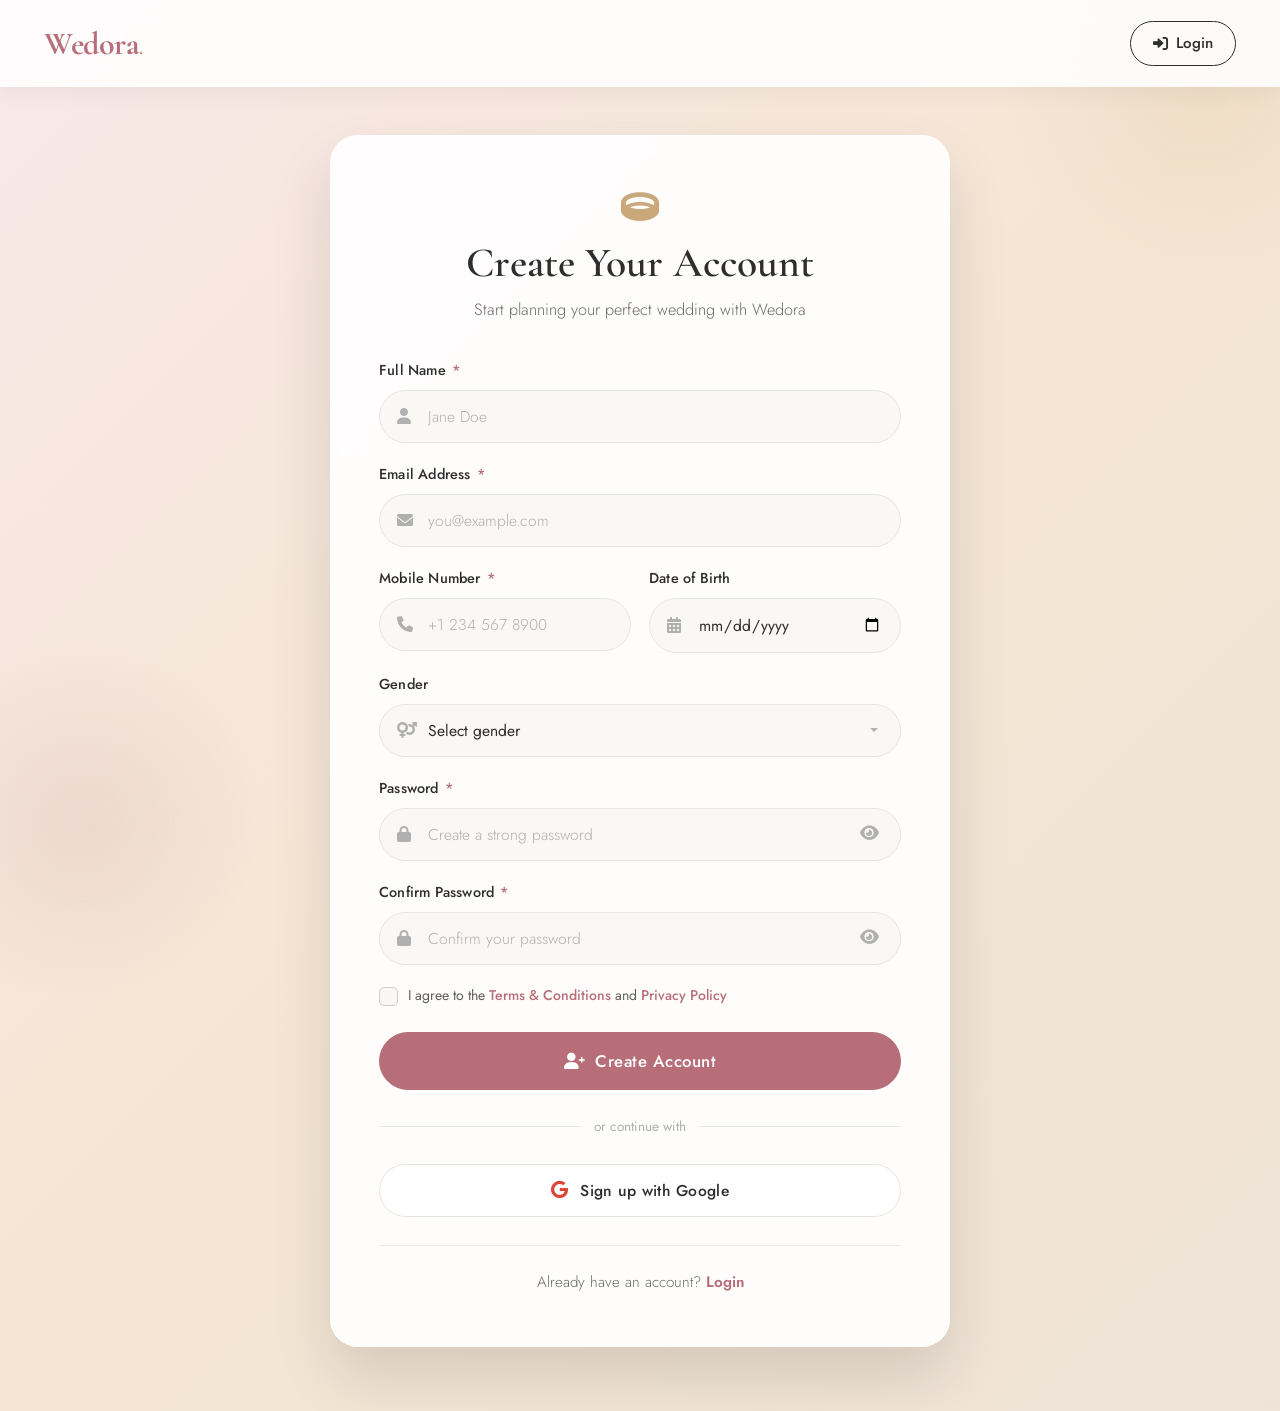
<file: register.html>
<!DOCTYPE html>
<html lang="en">

<head>
    <meta charset="UTF-8">
    <meta name="viewport" content="width=device-width, initial-scale=1.0">
    <title>Create Account — Wedora</title>
    <!-- Google Fonts + Font Awesome (same as existing Wedora design) -->
    <link rel="preconnect" href="https://fonts.googleapis.com">
    <link rel="preconnect" href="https://fonts.gstatic.com" crossorigin>
    <link
        href="https://fonts.googleapis.com/css2?family=Cormorant+Garamond:ital,wght@0,400;0,500;0,600;0,700;1,400&family=Jost:wght@300;400;500;600&display=swap"
        rel="stylesheet">
    <link rel="stylesheet" href="https://cdnjs.cloudflare.com/ajax/libs/font-awesome/6.0.0-beta3/css/all.min.css">
    <style>
        /* ---------- GLOBAL RESET & VARIABLES (preserve Wedora look) ---------- */
        * {
            margin: 0;
            padding: 0;
            box-sizing: border-box;
        }

        :root {
            --blush: #f8e8e8;
            --champagne: #f5e6d3;
            --gold: #c9a87c;
            --deep-rose: #b76e79;
            --charcoal: #2e2e2e;
            --soft-gray: #f9f7f4;
            --white: #ffffff;
            --shadow-sm: 0 8px 20px rgba(0, 0, 0, 0.04);
            --shadow-md: 0 12px 28px rgba(0, 0, 0, 0.06);
            --shadow-lg: 0 20px 40px rgba(0, 0, 0, 0.08);
            --shadow-xl: 0 30px 60px rgba(0, 0, 0, 0.12);
            --border-radius: 28px;
            --border-radius-sm: 16px;
            --font-serif: 'Cormorant Garamond', serif;
            --font-sans: 'Jost', sans-serif;
            --transition: all 0.25s ease;
        }

        body {
            font-family: var(--font-sans);
            color: var(--charcoal);
            line-height: 1.6;
            font-weight: 400;
            min-height: 100vh;
            display: flex;
            flex-direction: column;
            overflow-x: hidden;
            background: linear-gradient(135deg, var(--blush) 0%, var(--champagne) 50%, #efe3d8 100%);
            position: relative;
        }

        /* Wedding-inspired decorative background */
        body::before {
            content: '';
            position: fixed;
            top: -120px;
            right: -120px;
            width: 400px;
            height: 400px;
            background: radial-gradient(circle, rgba(201, 168, 124, 0.15) 0%, transparent 70%);
            border-radius: 50%;
            pointer-events: none;
            z-index: 0;
        }

        body::after {
            content: '';
            position: fixed;
            bottom: -100px;
            left: -100px;
            width: 360px;
            height: 360px;
            background: radial-gradient(circle, rgba(183, 110, 121, 0.12) 0%, transparent 70%);
            border-radius: 50%;
            pointer-events: none;
            z-index: 0;
        }

        a {
            text-decoration: none;
            color: inherit;
        }

        ul {
            list-style: none;
        }

        /* ---------- CONTAINER ---------- */
        .container {
            max-width: 1240px;
            margin: 0 auto;
            padding: 0 24px;
            width: 100%;
        }

        /* ---------- NAVBAR (brand + login) ---------- */
        .navbar {
            padding: 18px 0;
            background: rgba(255, 255, 255, 0.85);
            backdrop-filter: blur(12px);
            -webkit-backdrop-filter: blur(12px);
            box-shadow: var(--shadow-sm);
            position: sticky;
            top: 0;
            z-index: 1000;
        }

        .nav-container {
            display: flex;
            align-items: center;
            justify-content: space-between;
        }

        .logo {
            font-family: var(--font-serif);
            font-size: 2rem;
            font-weight: 700;
            color: var(--deep-rose);
            letter-spacing: -0.5px;
        }

        .logo span {
            color: var(--gold);
            font-weight: 400;
        }

        .nav-login {
            display: inline-flex;
            align-items: center;
            gap: 8px;
            font-weight: 500;
            font-size: 0.95rem;
            color: var(--charcoal);
            transition: var(--transition);
            padding: 9px 22px;
            border-radius: 30px;
            border: 1.5px solid var(--charcoal);
        }

        .nav-login:hover {
            background: var(--charcoal);
            color: white;
            transform: translateY(-2px);
            box-shadow: var(--shadow-sm);
        }

        /* ---------- REGISTER SECTION ---------- */
        .register-section {
            flex: 1;
            display: flex;
            align-items: center;
            justify-content: center;
            padding: 48px 24px 64px;
            position: relative;
            z-index: 1;
        }

        .register-card {
            background: rgba(255, 255, 255, 0.92);
            backdrop-filter: blur(16px);
            -webkit-backdrop-filter: blur(16px);
            border-radius: var(--border-radius);
            box-shadow: var(--shadow-xl);
            padding: 52px 48px;
            width: 100%;
            max-width: 620px;
            animation: fadeSlideUp 0.6s ease forwards;
            border: 1px solid rgba(255, 255, 255, 0.9);
            position: relative;
        }

        @keyframes fadeSlideUp {
            0% {
                opacity: 0;
                transform: translateY(28px);
            }

            100% {
                opacity: 1;
                transform: translateY(0);
            }
        }

        .register-header {
            text-align: center;
            margin-bottom: 36px;
        }

        .register-header .brand-icon {
            font-size: 2.4rem;
            color: var(--gold);
            margin-bottom: 12px;
            display: block;
        }

        .register-header h1 {
            font-family: var(--font-serif);
            font-size: 2.6rem;
            font-weight: 600;
            color: var(--charcoal);
            margin-bottom: 8px;
            line-height: 1.2;
        }

        .register-header p {
            color: #6b6b6b;
            font-weight: 300;
            font-size: 1.02rem;
        }

        /* ---------- FORM ---------- */
        .form-row {
            display: grid;
            grid-template-columns: 1fr 1fr;
            gap: 18px;
        }

        .form-group {
            margin-bottom: 20px;
            position: relative;
        }

        .form-group label {
            display: block;
            font-weight: 500;
            font-size: 0.9rem;
            margin-bottom: 8px;
            color: var(--charcoal);
            letter-spacing: 0.2px;
        }

        .form-group label .required-star {
            color: var(--deep-rose);
            margin-left: 2px;
        }

        .input-wrapper {
            position: relative;
            display: flex;
            align-items: center;
        }

        .input-wrapper i.field-icon {
            position: absolute;
            left: 18px;
            color: #b0b0b0;
            font-size: 1rem;
            pointer-events: none;
            transition: var(--transition);
        }

        .form-control {
            width: 100%;
            padding: 14px 18px 14px 48px;
            border: 1.5px solid #e8e4df;
            border-radius: 40px;
            font-family: var(--font-sans);
            font-size: 0.98rem;
            font-weight: 400;
            color: var(--charcoal);
            background: rgba(249, 247, 244, 0.85);
            transition: var(--transition);
            outline: none;
        }

        .form-control:focus {
            border-color: var(--deep-rose);
            background: var(--white);
            box-shadow: 0 0 0 4px rgba(183, 110, 121, 0.08);
        }

        .form-control::placeholder {
            color: #b0b0b0;
            font-weight: 300;
        }

        .form-control.is-invalid {
            border-color: #d9534f;
            background: #fff6f6;
        }

        .form-control.is-invalid:focus {
            box-shadow: 0 0 0 4px rgba(217, 83, 79, 0.08);
        }

        /* Select dropdown styling */
        select.form-control {
            appearance: none;
            -webkit-appearance: none;
            -moz-appearance: none;
            cursor: pointer;
            background-image: url("data:image/svg+xml,%3Csvg xmlns='http://www.w3.org/2000/svg' width='12' height='12' viewBox='0 0 12 12'%3E%3Cpath fill='%23b0b0b0' d='M6 8L2 4h8z'/%3E%3C/svg%3E");
            background-repeat: no-repeat;
            background-position: right 20px center;
            padding-right: 44px;
        }

        select.form-control:invalid {
            color: #b0b0b0;
        }

        select.form-control option {
            color: var(--charcoal);
        }

        /* Password toggle */
        .password-toggle {
            position: absolute;
            right: 18px;
            background: none;
            border: none;
            color: #b0b0b0;
            font-size: 1.05rem;
            cursor: pointer;
            padding: 4px;
            transition: var(--transition);
            line-height: 1;
        }

        .password-toggle:hover {
            color: var(--deep-rose);
        }

        /* Error message */
        .error-message {
            display: none;
            color: #d9534f;
            font-size: 0.8rem;
            font-weight: 400;
            margin-top: 6px;
            margin-left: 18px;
            letter-spacing: 0.2px;
        }

        .error-message.show {
            display: block;
        }

        /* ---------- TERMS CHECKBOX ---------- */
        .terms-group {
            margin-bottom: 26px;
        }

        .terms-label {
            display: flex;
            align-items: flex-start;
            gap: 10px;
            cursor: pointer;
            font-size: 0.88rem;
            color: #5e5e5e;
            font-weight: 400;
            user-select: none;
            line-height: 1.5;
        }

        .terms-label input[type="checkbox"] {
            appearance: none;
            width: 19px;
            height: 19px;
            border: 1.5px solid #d0ccc7;
            border-radius: 5px;
            cursor: pointer;
            transition: var(--transition);
            position: relative;
            background: var(--soft-gray);
            flex-shrink: 0;
            margin-top: 2px;
        }

        .terms-label input[type="checkbox"]:checked {
            background: var(--deep-rose);
            border-color: var(--deep-rose);
        }

        .terms-label input[type="checkbox"]:checked::after {
            content: '\f00c';
            font-family: 'Font Awesome 6 Free';
            font-weight: 900;
            font-size: 0.65rem;
            color: white;
            position: absolute;
            top: 50%;
            left: 50%;
            transform: translate(-50%, -50%);
        }

        .terms-label input[type="checkbox"].is-invalid {
            border-color: #d9534f;
            background: #fff6f6;
        }

        .terms-label a {
            color: var(--deep-rose);
            font-weight: 500;
            transition: var(--transition);
        }

        .terms-label a:hover {
            text-decoration: underline;
            color: #a05a64;
        }

        /* ---------- REGISTER BUTTON ---------- */
        .btn-register {
            width: 100%;
            padding: 16px 34px;
            border-radius: 40px;
            background: var(--deep-rose);
            color: white;
            border: 1.5px solid var(--deep-rose);
            font-family: var(--font-sans);
            font-size: 1.05rem;
            font-weight: 500;
            letter-spacing: 0.5px;
            cursor: pointer;
            transition: var(--transition);
            display: flex;
            align-items: center;
            justify-content: center;
            gap: 10px;
        }

        .btn-register:hover {
            background: #a05a64;
            border-color: #a05a64;
            transform: translateY(-2px);
            box-shadow: var(--shadow-md);
        }

        .btn-register:active {
            transform: translateY(0);
        }

        .btn-register:disabled {
            opacity: 0.7;
            cursor: not-allowed;
            transform: none;
        }

        /* ---------- DIVIDER ---------- */
        .divider {
            display: flex;
            align-items: center;
            gap: 14px;
            margin: 26px 0;
            color: #b0b0b0;
            font-size: 0.85rem;
            font-weight: 400;
        }

        .divider::before,
        .divider::after {
            content: '';
            flex: 1;
            height: 1px;
            background: #e8e4df;
        }

        /* ---------- GOOGLE BUTTON ---------- */
        .btn-google {
            width: 100%;
            padding: 14px 34px;
            border-radius: 40px;
            background: var(--white);
            color: var(--charcoal);
            border: 1.5px solid #e8e4df;
            font-family: var(--font-sans);
            font-size: 0.98rem;
            font-weight: 500;
            letter-spacing: 0.3px;
            cursor: pointer;
            transition: var(--transition);
            display: flex;
            align-items: center;
            justify-content: center;
            gap: 12px;
        }

        .btn-google:hover {
            background: var(--soft-gray);
            border-color: var(--gold);
            transform: translateY(-2px);
            box-shadow: var(--shadow-sm);
        }

        .btn-google i {
            color: #db4437;
            font-size: 1.1rem;
        }

        /* ---------- LOGIN LINK ---------- */
        .login-section {
            text-align: center;
            margin-top: 28px;
            padding-top: 24px;
            border-top: 1px solid #eee9e4;
        }

        .login-section p {
            color: #6b6b6b;
            font-weight: 300;
            font-size: 0.95rem;
        }

        .login-section a {
            color: var(--deep-rose);
            font-weight: 600;
            transition: var(--transition);
        }

        .login-section a:hover {
            color: #a05a64;
            text-decoration: underline;
        }

        /* ---------- ALERT MESSAGES ---------- */
        .alert {
            padding: 14px 20px;
            border-radius: 14px;
            font-size: 0.9rem;
            font-weight: 400;
            margin-bottom: 22px;
            display: none;
            align-items: center;
            gap: 10px;
            animation: fadeSlideUp 0.4s ease;
        }

        .alert.show {
            display: flex;
        }

        .alert-success {
            background: #e8f5e9;
            color: #2e7d32;
            border: 1px solid #a5d6a7;
        }

        .alert-error {
            background: #ffebee;
            color: #c62828;
            border: 1px solid #ef9a9a;
        }

        .alert i {
            font-size: 1.1rem;
        }

        /* ---------- RESPONSIVE ---------- */
        @media (max-width: 640px) {
            .register-card {
                padding: 36px 24px;
                border-radius: var(--border-radius-sm);
            }

            .register-header h1 {
                font-size: 2rem;
            }

            .form-row {
                grid-template-columns: 1fr;
                gap: 0;
            }

            .register-section {
                padding: 32px 16px 48px;
            }

            .nav-login span {
                display: none;
            }

            .nav-login {
                padding: 9px 14px;
            }
        }

        @media (max-width: 380px) {
            .register-card {
                padding: 28px 18px;
            }

            .form-control {
                padding: 13px 14px 13px 42px;
                font-size: 0.92rem;
            }

            .input-wrapper i.field-icon {
                left: 14px;
                font-size: 0.9rem;
            }

            .password-toggle {
                right: 14px;
            }
        }
    </style>
</head>

<body>

    <!-- ========== NAVBAR (brand + login) ========== -->
    <header class="navbar">
        <div class="container nav-container">
            <a href="index.html" class="logo">Wedora<span>.</span></a>
            <a href="login.html" class="nav-login">
                <i class="fas fa-sign-in-alt"></i>
                <span>Login</span>
            </a>
        </div>
    </header>

    <!-- ========== REGISTER SECTION ========== -->
    <section class="register-section">
        <div class="register-card">
            <div class="register-header">
                <i class="fas fa-ring brand-icon"></i>
                <h1>Create Your Account</h1>
                <p>Start planning your perfect wedding with Wedora</p>
            </div>

            <!-- Alerts -->
            <div class="alert alert-success" id="successAlert">
                <i class="fas fa-check-circle"></i>
                <span>Account created successfully! Redirecting to dashboard...</span>
            </div>
            <div class="alert alert-error" id="errorAlert">
                <i class="fas fa-exclamation-circle"></i>
                <span id="errorAlertText">Please fix the errors below.</span>
            </div>

            <form id="registerForm" novalidate>
                <!-- Full Name -->
                <div class="form-group">
                    <label for="fullName">Full Name <span class="required-star">*</span></label>
                    <div class="input-wrapper">
                        <i class="fas fa-user field-icon"></i>
                        <input type="text" id="fullName" class="form-control" placeholder="Jane Doe" autocomplete="name"
                            required>
                    </div>
                    <div class="error-message" id="fullNameError">Full name is required.</div>
                </div>

                <!-- Email -->
                <div class="form-group">
                    <label for="email">Email Address <span class="required-star">*</span></label>
                    <div class="input-wrapper">
                        <i class="fas fa-envelope field-icon"></i>
                        <input type="email" id="email" class="form-control" placeholder="you@example.com"
                            autocomplete="email" required>
                    </div>
                    <div class="error-message" id="emailError">Please enter a valid email address.</div>
                </div>

                <!-- Mobile + DOB row -->
                <div class="form-row">
                    <div class="form-group">
                        <label for="mobile">Mobile Number <span class="required-star">*</span></label>
                        <div class="input-wrapper">
                            <i class="fas fa-phone field-icon"></i>
                            <input type="tel" id="mobile" class="form-control" placeholder="+1 234 567 8900"
                                autocomplete="tel" required>
                        </div>
                        <div class="error-message" id="mobileError">Please enter a valid mobile number.</div>
                    </div>

                    <div class="form-group">
                        <label for="dob">Date of Birth</label>
                        <div class="input-wrapper">
                            <i class="fas fa-calendar-alt field-icon"></i>
                            <input type="date" id="dob" class="form-control" autocomplete="bday">
                        </div>
                        <div class="error-message" id="dobError">Date of birth is required.</div>
                    </div>
                </div>

                <!-- Gender -->
                <div class="form-group">
                    <label for="gender">Gender</label>
                    <div class="input-wrapper">
                        <i class="fas fa-venus-mars field-icon"></i>
                        <select id="gender" class="form-control">
                            <option value="" disabled selected>Select gender</option>
                            <option value="female">Female</option>
                            <option value="male">Male</option>
                            <option value="non-binary">Non-binary</option>
                            <option value="prefer-not-to-say">Prefer not to say</option>
                        </select>
                    </div>
                </div>

                <!-- Password -->
                <div class="form-group">
                    <label for="password">Password <span class="required-star">*</span></label>
                    <div class="input-wrapper">
                        <i class="fas fa-lock field-icon"></i>
                        <input type="password" id="password" class="form-control" placeholder="Create a strong password"
                            autocomplete="new-password" required>
                        <button type="button" class="password-toggle" id="togglePassword" aria-label="Show password">
                            <i class="fas fa-eye"></i>
                        </button>
                    </div>
                    <div class="error-message" id="passwordError">Password must be at least 8 characters.</div>
                </div>

                <!-- Confirm Password -->
                <div class="form-group">
                    <label for="confirmPassword">Confirm Password <span class="required-star">*</span></label>
                    <div class="input-wrapper">
                        <i class="fas fa-lock field-icon"></i>
                        <input type="password" id="confirmPassword" class="form-control"
                            placeholder="Confirm your password" autocomplete="new-password" required>
                        <button type="button" class="password-toggle" id="toggleConfirmPassword"
                            aria-label="Show password">
                            <i class="fas fa-eye"></i>
                        </button>
                    </div>
                    <div class="error-message" id="confirmPasswordError">Passwords do not match.</div>
                </div>

                <!-- Terms -->
                <div class="terms-group">
                    <label class="terms-label">
                        <input type="checkbox" id="terms">
                        <span>I agree to the <a href="terms.html">Terms &amp; Conditions</a> and <a
                                href="privacy.html">Privacy Policy</a></span>
                    </label>
                    <div class="error-message" id="termsError">You must agree to the terms and conditions.</div>
                </div>

                <!-- Submit -->
                <button type="submit" class="btn-register" id="registerBtn">
                    <i class="fas fa-user-plus"></i> Create Account
                </button>
            </form>

            <!-- Divider -->
            <div class="divider">or continue with</div>

            <!-- Google -->
            <button type="button" class="btn-google" id="googleSignup">
                <i class="fab fa-google"></i> Sign up with Google
            </button>

            <!-- Login link -->
            <div class="login-section">
                <p>Already have an account? <a href="login.html">Login</a></p>
            </div>
        </div>
    </section>

    <!-- ========== JAVASCRIPT ========== -->
    <script>
        (function () {
            'use strict';

            // ----- Element references -----
            const form = document.getElementById('registerForm');
            const fullName = document.getElementById('fullName');
            const email = document.getElementById('email');
            const mobile = document.getElementById('mobile');
            const dob = document.getElementById('dob');
            const gender = document.getElementById('gender');
            const password = document.getElementById('password');
            const confirmPassword = document.getElementById('confirmPassword');
            const terms = document.getElementById('terms');
            const togglePassword = document.getElementById('togglePassword');
            const toggleConfirmPassword = document.getElementById('toggleConfirmPassword');
            const registerBtn = document.getElementById('registerBtn');
            const successAlert = document.getElementById('successAlert');
            const errorAlert = document.getElementById('errorAlert');
            const errorAlertText = document.getElementById('errorAlertText');
            const googleSignup = document.getElementById('googleSignup');

            // Error elements
            const errors = {
                fullName: document.getElementById('fullNameError'),
                email: document.getElementById('emailError'),
                mobile: document.getElementById('mobileError'),
                dob: document.getElementById('dobError'),
                password: document.getElementById('passwordError'),
                confirmPassword: document.getElementById('confirmPasswordError'),
                terms: document.getElementById('termsError')
            };

            // ----- Password visibility toggles -----
            function setupToggle(button, input) {
                button.addEventListener('click', function () {
                    const type = input.getAttribute('type') === 'password' ? 'text' : 'password';
                    input.setAttribute('type', type);
                    const icon = this.querySelector('i');
                    if (type === 'text') {
                        icon.classList.remove('fa-eye');
                        icon.classList.add('fa-eye-slash');
                        this.setAttribute('aria-label', 'Hide password');
                    } else {
                        icon.classList.remove('fa-eye-slash');
                        icon.classList.add('fa-eye');
                        this.setAttribute('aria-label', 'Show password');
                    }
                });
            }

            setupToggle(togglePassword, password);
            setupToggle(toggleConfirmPassword, confirmPassword);

            // ----- Helper functions -----
            function isValidEmail(val) {
                const re = /^[^\s@]+@[^\s@]+\.[^\s@]+$/;
                return re.test(val);
            }

            function isValidMobile(val) {
                // Allow digits, spaces, dashes, parentheses, and optional leading +
                const re = /^\+?[\d\s\-()]{7,20}$/;
                return re.test(val);
            }

            function showError(input, errorEl, message) {
                if (input) input.classList.add('is-invalid');
                if (errorEl) {
                    errorEl.textContent = message;
                    errorEl.classList.add('show');
                }
            }

            function clearError(input, errorEl) {
                if (input) input.classList.remove('is-invalid');
                if (errorEl) errorEl.classList.remove('show');
            }

            function clearAllErrors() {
                [fullName, email, mobile, dob, gender, password, confirmPassword, terms].forEach(el => {
                    if (el) el.classList.remove('is-invalid');
                });
                Object.values(errors).forEach(el => el.classList.remove('show'));
            }

            // Live input clearing
            fullName.addEventListener('input', () => clearError(fullName, errors.fullName));
            email.addEventListener('input', () => clearError(email, errors.email));
            mobile.addEventListener('input', () => clearError(mobile, errors.mobile));
            password.addEventListener('input', () => {
                clearError(password, errors.password);
                if (confirmPassword.value.trim() !== '') {
                    clearError(confirmPassword, errors.confirmPassword);
                }
            });
            confirmPassword.addEventListener('input', () => clearError(confirmPassword, errors.confirmPassword));
            dob.addEventListener('input', () => clearError(dob, errors.dob));
            terms.addEventListener('change', () => {
                if (terms.checked) clearError(terms, errors.terms);
            });

            // ----- Form validation -----
            function validateForm() {
                let valid = true;
                let errorCount = 0;

                // Full Name
                if (fullName.value.trim() === '') {
                    showError(fullName, errors.fullName, 'Full name is required.');
                    valid = false;
                    errorCount++;
                } else if (fullName.value.trim().length < 2) {
                    showError(fullName, errors.fullName, 'Name must be at least 2 characters.');
                    valid = false;
                    errorCount++;
                }

                // Email
                const emailVal = email.value.trim();
                if (emailVal === '') {
                    showError(email, errors.email, 'Email is required.');
                    valid = false;
                    errorCount++;
                } else if (!isValidEmail(emailVal)) {
                    showError(email, errors.email, 'Please enter a valid email address.');
                    valid = false;
                    errorCount++;
                }

                // Mobile
                const mobileVal = mobile.value.trim();
                if (mobileVal === '') {
                    showError(mobile, errors.mobile, 'Mobile number is required.');
                    valid = false;
                    errorCount++;
                } else if (!isValidMobile(mobileVal)) {
                    showError(mobile, errors.mobile, 'Please enter a valid mobile number.');
                    valid = false;
                    errorCount++;
                }

                // Date of Birth (optional but if provided, validate age >= 13)
                if (dob.value) {
                    const birthDate = new Date(dob.value);
                    const today = new Date();
                    let age = today.getFullYear() - birthDate.getFullYear();
                    const m = today.getMonth() - birthDate.getMonth();
                    if (m < 0 || (m === 0 && today.getDate() < birthDate.getDate())) {
                        age--;
                    }
                    if (age < 13) {
                        showError(dob, errors.dob, 'You must be at least 13 years old.');
                        valid = false;
                        errorCount++;
                    }
                }

                // Password
                const passVal = password.value;
                if (passVal === '') {
                    showError(password, errors.password, 'Password is required.');
                    valid = false;
                    errorCount++;
                } else if (passVal.length < 8) {
                    showError(password, errors.password, 'Password must be at least 8 characters.');
                    valid = false;
                    errorCount++;
                } else if (!/(?=.*[a-zA-Z])(?=.*\d)/.test(passVal)) {
                    showError(password, errors.password, 'Password must contain letters and numbers.');
                    valid = false;
                    errorCount++;
                }

                // Confirm Password
                const confirmVal = confirmPassword.value;
                if (confirmVal === '') {
                    showError(confirmPassword, errors.confirmPassword, 'Please confirm your password.');
                    valid = false;
                    errorCount++;
                } else if (confirmVal !== passVal) {
                    showError(confirmPassword, errors.confirmPassword, 'Passwords do not match.');
                    valid = false;
                    errorCount++;
                }

                // Terms
                if (!terms.checked) {
                    showError(terms, errors.terms, 'You must agree to the terms and conditions.');
                    valid = false;
                    errorCount++;
                }

                return { valid, errorCount };
            }

            // ----- Form submission -----
            form.addEventListener('submit', function (e) {
                e.preventDefault();
                clearAllErrors();
                errorAlert.classList.remove('show');
                successAlert.classList.remove('show');

                const result = validateForm();

                if (!result.valid) {
                    errorAlertText.textContent = `Please fix the ${result.errorCount} error${result.errorCount > 1 ? 's' : ''} below.`;
                    errorAlert.classList.add('show');
                    // Scroll to first error
                    const firstInvalid = document.querySelector('.is-invalid');
                    if (firstInvalid) {
                        firstInvalid.scrollIntoView({ behavior: 'smooth', block: 'center' });
                        firstInvalid.focus({ preventScroll: true });
                    }
                    return;
                }

                // ----- Simulate successful registration (frontend demo only) -----
                registerBtn.disabled = true;
                registerBtn.innerHTML = '<i class="fas fa-spinner fa-spin"></i> Creating account...';

                // Simulate a short network delay
                setTimeout(function () {
                    // Show success message
                    successAlert.classList.add('show');
                    errorAlert.classList.remove('show');

                    // Reset button
                    registerBtn.disabled = false;
                    registerBtn.innerHTML = '<i class="fas fa-user-plus"></i> Create Account';

                    // Scroll to success message
                    successAlert.scrollIntoView({ behavior: 'smooth', block: 'center' });

                    // In a real app, you would send data to the backend here.
                    // For this demo, we redirect to dashboard after a short delay.
                    setTimeout(function () {
                        window.location.href = 'dashboard.html';
                    }, 1500);

                }, 1200);
            });

            // ----- Google Signup (demo only) -----
            googleSignup.addEventListener('click', function () {
                // Frontend demo: just show a friendly message
                alert('Google Sign-Up is a demo placeholder.\nConnect your OAuth provider here later.');
            });

        })();
    </script>

</body>

</html>
</file>
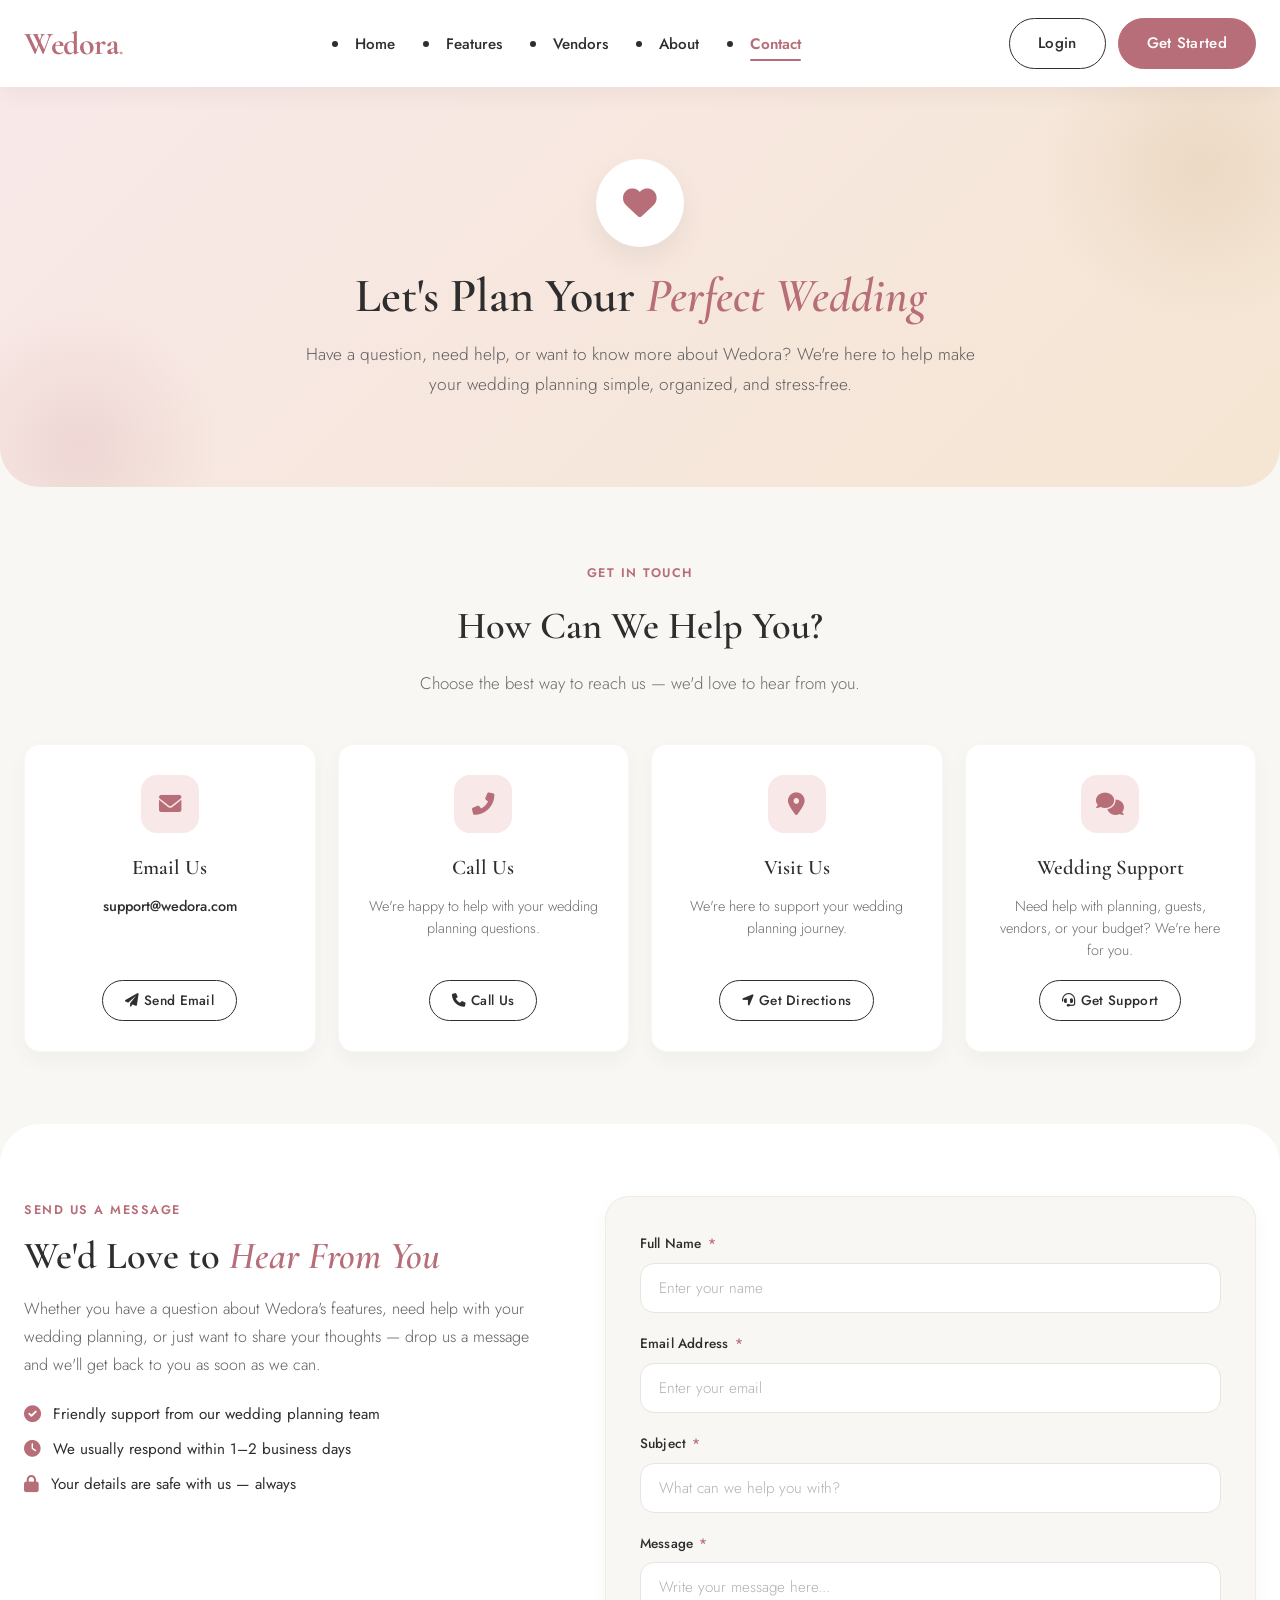
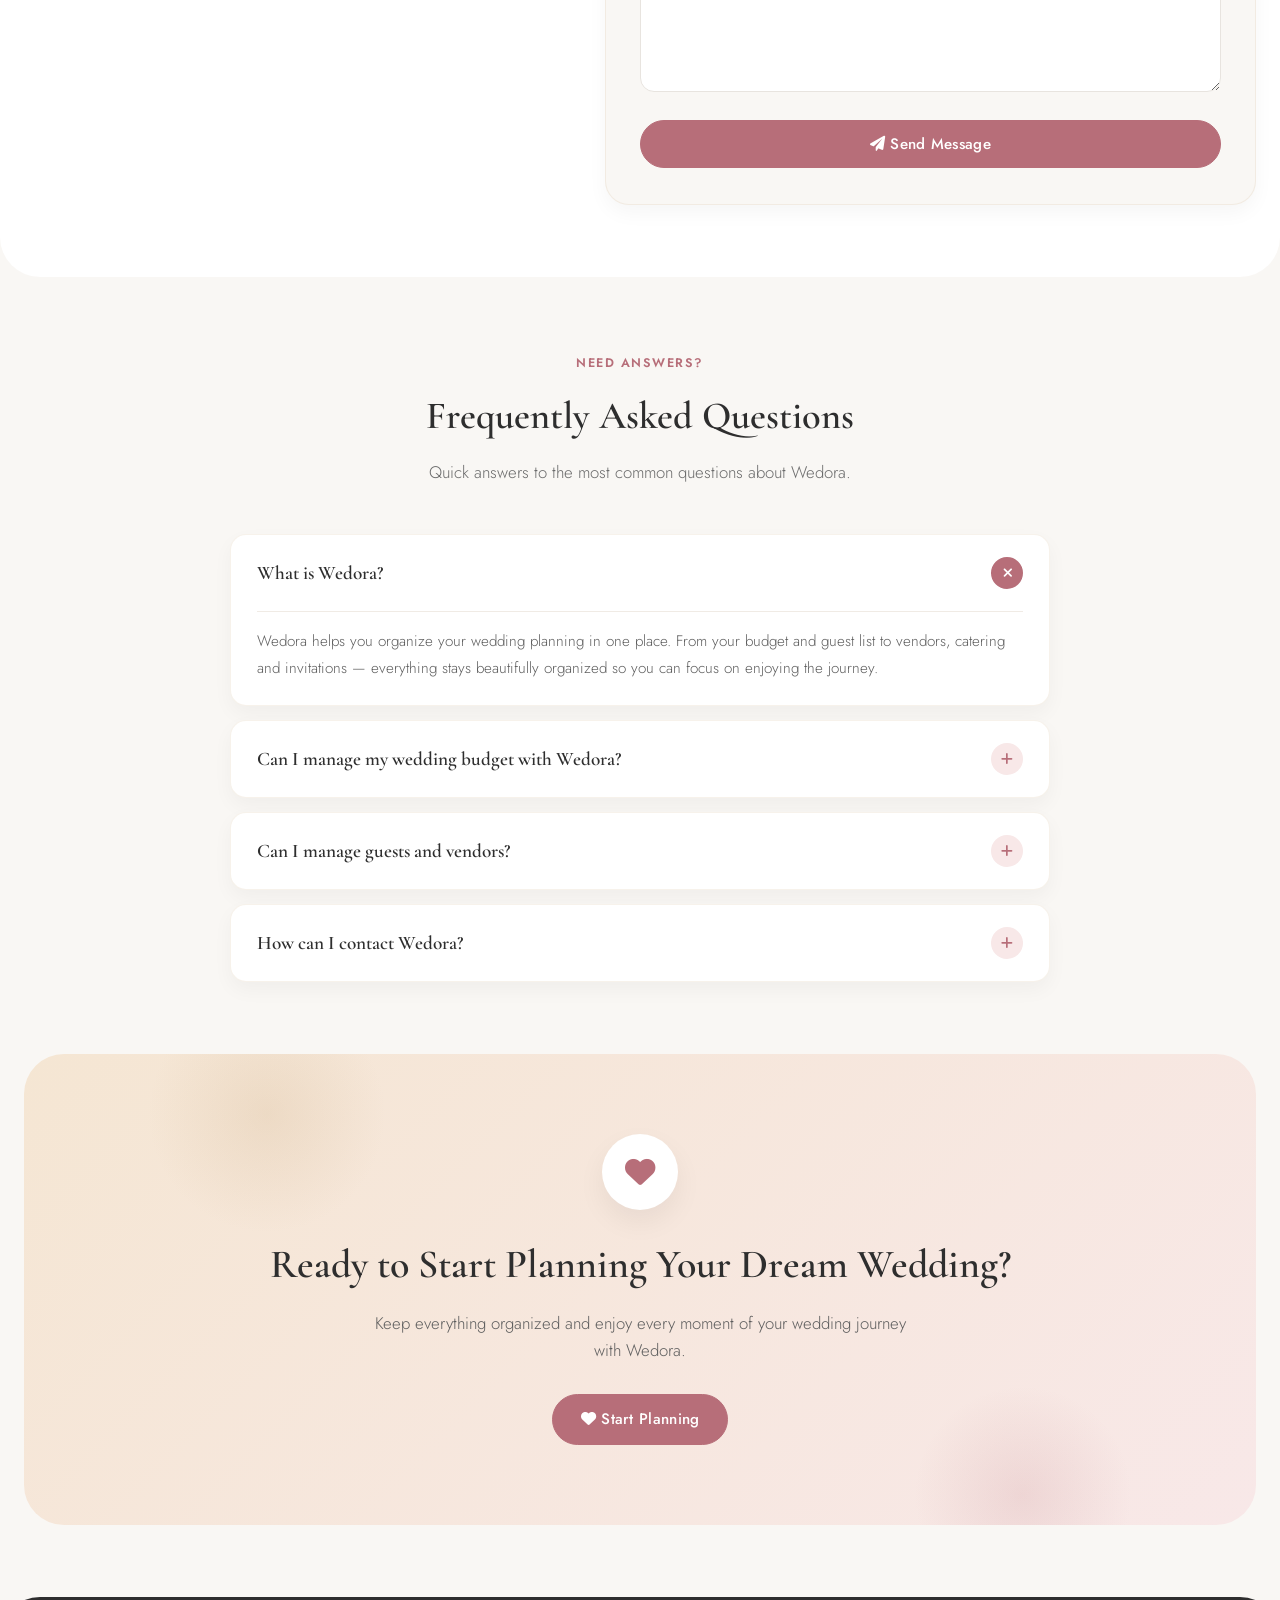
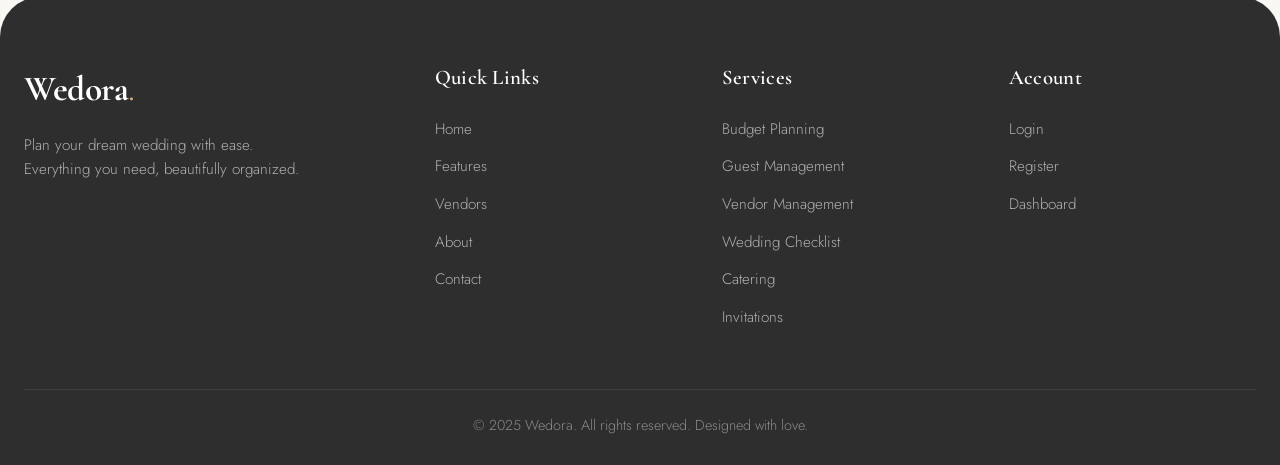
<file: Pages/contact.html>
<!DOCTYPE html>
<html lang="en">

<head>
    <meta charset="UTF-8">
    <meta name="viewport" content="width=device-width, initial-scale=1.0">
    <title>Contact Us — Wedora</title>
    <!-- Google Fonts + Font Awesome (same as existing Wedora design) -->
    <link rel="preconnect" href="https://fonts.googleapis.com">
    <link rel="preconnect" href="https://fonts.gstatic.com" crossorigin>
    <link
        href="https://fonts.googleapis.com/css2?family=Cormorant+Garamond:ital,wght@0,400;0,500;0,600;0,700;1,400&family=Jost:wght@300;400;500;600&display=swap"
        rel="stylesheet">
    <link rel="stylesheet" href="https://cdnjs.cloudflare.com/ajax/libs/font-awesome/6.0.0-beta3/css/all.min.css">
    <style>
        /* ============================================================
       GLOBAL RESET & VARIABLES (preserve Wedora look)
       ============================================================ */
        * {
            margin: 0;
            padding: 0;
            box-sizing: border-box;
        }

        :root {
            --blush: #f8e8e8;
            --champagne: #f5e6d3;
            --gold: #c9a87c;
            --deep-rose: #b76e79;
            --charcoal: #2e2e2e;
            --soft-gray: #f9f7f4;
            --white: #ffffff;
            --shadow-sm: 0 8px 20px rgba(0, 0, 0, 0.04);
            --shadow-md: 0 12px 28px rgba(0, 0, 0, 0.06);
            --shadow-lg: 0 20px 40px rgba(0, 0, 0, 0.08);
            --shadow-xl: 0 30px 60px rgba(0, 0, 0, 0.12);
            --border-radius: 24px;
            --border-radius-sm: 16px;
            --font-serif: 'Cormorant Garamond', serif;
            --font-sans: 'Jost', sans-serif;
            --transition: all 0.25s ease;
        }

        body {
            font-family: var(--font-sans);
            background: var(--soft-gray);
            color: var(--charcoal);
            line-height: 1.6;
            font-weight: 400;
            min-height: 100vh;
            overflow-x: hidden;
        }

        a {
            text-decoration: none;
            color: inherit;
        }

        ul {
            list-style: none;
        }

        img {
            max-width: 100%;
            display: block;
        }

        /* ============================================================
       CONTAINER
       ============================================================ */
        .container {
            max-width: 1400px;
            margin: 0 auto;
            padding: 0 24px;
            width: 100%;
        }

        /* ============================================================
       NAVBAR
       ============================================================ */
        .navbar {
            padding: 18px 0;
            background: var(--white);
            box-shadow: var(--shadow-sm);
            position: sticky;
            top: 0;
            z-index: 1000;
        }

        .nav-container {
            max-width: 1400px;
            margin: 0 auto;
            padding: 0 24px;
            display: flex;
            align-items: center;
            justify-content: space-between;
        }

        .logo {
            font-family: var(--font-serif);
            font-size: 2rem;
            font-weight: 700;
            color: var(--deep-rose);
            letter-spacing: -0.5px;
        }

        .logo span {
            color: var(--gold);
            font-weight: 400;
        }

        .nav-menu {
            display: flex;
            align-items: center;
            gap: 28px;
        }

        .nav-item a {
            font-size: 0.95rem;
            font-weight: 500;
            color: var(--charcoal);
            transition: var(--transition);
            position: relative;
            padding-bottom: 4px;
        }

        .nav-item a:hover {
            color: var(--deep-rose);
        }

        .nav-item.active a {
            color: var(--deep-rose);
            font-weight: 600;
        }

        .nav-item.active a::after {
            content: '';
            position: absolute;
            bottom: -2px;
            left: 0;
            width: 100%;
            height: 2px;
            background: var(--deep-rose);
            border-radius: 2px;
        }

        .nav-actions {
            display: flex;
            align-items: center;
            gap: 12px;
        }

        .btn {
            display: inline-block;
            padding: 12px 28px;
            border-radius: 40px;
            font-weight: 500;
            font-size: 0.95rem;
            letter-spacing: 0.3px;
            transition: var(--transition);
            cursor: pointer;
            border: 1.5px solid transparent;
            font-family: var(--font-sans);
            text-align: center;
        }

        .btn-primary {
            background: var(--deep-rose);
            color: white;
            border-color: var(--deep-rose);
        }

        .btn-primary:hover {
            background: #a05a64;
            border-color: #a05a64;
            transform: translateY(-2px);
            box-shadow: var(--shadow-md);
        }

        .btn-outline {
            background: transparent;
            color: var(--charcoal);
            border: 1.5px solid var(--charcoal);
        }

        .btn-outline:hover {
            background: var(--charcoal);
            color: white;
            transform: translateY(-2px);
            box-shadow: var(--shadow-sm);
        }

        .btn-gold {
            background: var(--gold);
            color: white;
            border-color: var(--gold);
        }

        .btn-gold:hover {
            background: #b8935f;
            border-color: #b8935f;
            transform: translateY(-2px);
            box-shadow: var(--shadow-md);
        }

        .btn-block {
            display: block;
            width: 100%;
        }

        .hamburger {
            display: none;
            background: none;
            border: none;
            font-size: 1.6rem;
            color: var(--charcoal);
            cursor: pointer;
            padding: 0 8px;
        }

        @media (max-width: 992px) {
            .nav-menu {
                position: fixed;
                top: 78px;
                left: 0;
                width: 100%;
                background: var(--white);
                flex-direction: column;
                align-items: center;
                padding: 28px 20px 36px;
                gap: 20px;
                box-shadow: var(--shadow-lg);
                transform: translateY(-120%);
                transition: transform 0.35s ease;
                opacity: 0;
                pointer-events: none;
                border-radius: 0 0 32px 32px;
                z-index: 999;
            }

            .nav-menu.open {
                transform: translateY(0);
                opacity: 1;
                pointer-events: auto;
            }

            .nav-actions {
                display: none;
            }

            .hamburger {
                display: block;
            }

            .nav-item a {
                font-size: 1.15rem;
                padding: 8px 0;
            }
        }

        /* ============================================================
       CONTACT HERO
       ============================================================ */
        .contact-hero {
            background: linear-gradient(135deg, var(--blush) 0%, var(--champagne) 100%);
            padding: 72px 0 88px;
            border-radius: 0 0 40px 40px;
            position: relative;
            overflow: hidden;
            text-align: center;
        }

        .contact-hero::before {
            content: '';
            position: absolute;
            top: -80px;
            right: -80px;
            width: 320px;
            height: 320px;
            background: radial-gradient(circle, rgba(201, 168, 124, 0.22) 0%, transparent 70%);
            border-radius: 50%;
        }

        .contact-hero::after {
            content: '';
            position: absolute;
            bottom: -100px;
            left: -60px;
            width: 280px;
            height: 280px;
            background: radial-gradient(circle, rgba(183, 110, 121, 0.14) 0%, transparent 70%);
            border-radius: 50%;
        }

        .contact-hero .container {
            position: relative;
            z-index: 1;
        }

        .hero-icon {
            width: 88px;
            height: 88px;
            border-radius: 50%;
            background: var(--white);
            display: flex;
            align-items: center;
            justify-content: center;
            margin: 0 auto 22px;
            font-size: 2.1rem;
            color: var(--deep-rose);
            box-shadow: var(--shadow-md);
            animation: floatIcon 3.6s ease-in-out infinite;
        }

        @keyframes floatIcon {

            0%,
            100% {
                transform: translateY(0);
            }

            50% {
                transform: translateY(-8px);
            }
        }

        .contact-hero h1 {
            font-family: var(--font-serif);
            font-size: 3rem;
            font-weight: 600;
            color: var(--charcoal);
            margin-bottom: 16px;
            line-height: 1.15;
        }

        .contact-hero h1 span {
            color: var(--deep-rose);
            font-style: italic;
        }

        .contact-hero p {
            font-size: 1.08rem;
            color: #5e5e5e;
            font-weight: 300;
            max-width: 680px;
            margin: 0 auto;
            line-height: 1.7;
        }

        @media (max-width: 992px) {
            .contact-hero {
                padding: 56px 0 72px;
            }

            .contact-hero h1 {
                font-size: 2.3rem;
            }
        }

        @media (max-width: 560px) {
            .contact-hero h1 {
                font-size: 1.9rem;
            }

            .hero-icon {
                width: 74px;
                height: 74px;
                font-size: 1.7rem;
            }
        }

        /* ============================================================
       SECTION BASE
       ============================================================ */
        .section {
            padding: 72px 0;
        }

        .section-header {
            text-align: center;
            margin-bottom: 48px;
        }

        .section-header h2 {
            font-family: var(--font-serif);
            font-size: 2.4rem;
            font-weight: 600;
            color: var(--charcoal);
            margin-bottom: 12px;
        }

        .section-header p {
            color: #6b6b6b;
            font-size: 1.05rem;
            font-weight: 300;
            max-width: 620px;
            margin: 0 auto;
        }

        .section-label {
            display: inline-block;
            font-size: 0.78rem;
            font-weight: 600;
            text-transform: uppercase;
            letter-spacing: 1.5px;
            color: var(--deep-rose);
            margin-bottom: 12px;
        }

        /* ============================================================
       CONTACT INFO CARDS
       ============================================================ */
        .info-cards-grid {
            display: grid;
            grid-template-columns: repeat(4, 1fr);
            gap: 22px;
        }

        @media (max-width: 1200px) {
            .info-cards-grid {
                grid-template-columns: repeat(2, 1fr);
            }
        }

        @media (max-width: 560px) {
            .info-cards-grid {
                grid-template-columns: 1fr;
            }
        }

        .info-card {
            background: var(--white);
            border-radius: var(--border-radius-sm);
            padding: 30px 26px;
            box-shadow: var(--shadow-sm);
            transition: var(--transition);
            border: 1px solid rgba(201, 168, 124, 0.1);
            text-align: center;
            display: flex;
            flex-direction: column;
            align-items: center;
            position: relative;
            overflow: hidden;
        }

        .info-card::before {
            content: '';
            position: absolute;
            top: 0;
            left: 0;
            width: 100%;
            height: 3px;
            background: linear-gradient(90deg, var(--gold), var(--deep-rose));
            opacity: 0;
            transition: var(--transition);
        }

        .info-card:hover {
            transform: translateY(-6px);
            box-shadow: var(--shadow-lg);
            border-color: var(--gold);
        }

        .info-card:hover::before {
            opacity: 1;
        }

        .info-icon {
            width: 58px;
            height: 58px;
            border-radius: 16px;
            background: var(--blush);
            color: var(--deep-rose);
            display: flex;
            align-items: center;
            justify-content: center;
            font-size: 1.4rem;
            margin-bottom: 18px;
            transition: var(--transition);
        }

        .info-card:hover .info-icon {
            background: var(--deep-rose);
            color: white;
            transform: scale(1.08);
        }

        .info-card h3 {
            font-family: var(--font-serif);
            font-size: 1.3rem;
            font-weight: 600;
            color: var(--charcoal);
            margin-bottom: 10px;
        }

        .info-card p {
            font-size: 0.9rem;
            color: #6b6b6b;
            font-weight: 300;
            line-height: 1.55;
            margin-bottom: 18px;
            flex: 1;
        }

        .info-card p strong {
            color: var(--charcoal);
            font-weight: 500;
        }

        .info-card .btn {
            padding: 9px 22px;
            font-size: 0.85rem;
        }

        /* ============================================================
       CONTACT FORM SECTION
       ============================================================ */
        .form-section {
            background: var(--white);
            border-radius: 40px;
            padding: 72px 0;
        }

        .form-layout {
            display: grid;
            grid-template-columns: 0.9fr 1.1fr;
            gap: 48px;
            align-items: start;
        }

        @media (max-width: 992px) {
            .form-layout {
                grid-template-columns: 1fr;
                gap: 32px;
            }
        }

        .form-intro h2 {
            font-family: var(--font-serif);
            font-size: 2.4rem;
            font-weight: 600;
            color: var(--charcoal);
            margin-bottom: 16px;
            line-height: 1.2;
        }

        .form-intro h2 span {
            color: var(--deep-rose);
            font-style: italic;
        }

        .form-intro p {
            font-size: 1rem;
            color: #5e5e5e;
            font-weight: 300;
            line-height: 1.75;
            margin-bottom: 24px;
        }

        .form-perks {
            display: flex;
            flex-direction: column;
            gap: 12px;
        }

        .form-perk {
            display: flex;
            align-items: flex-start;
            gap: 12px;
        }

        .form-perk i {
            color: var(--deep-rose);
            font-size: 1.05rem;
            margin-top: 3px;
            flex-shrink: 0;
        }

        .form-perk span {
            font-size: 0.95rem;
            color: var(--charcoal);
            font-weight: 400;
            line-height: 1.5;
        }

        /* Form card */
        .contact-form-card {
            background: var(--soft-gray);
            border-radius: var(--border-radius);
            padding: 36px 34px;
            border: 1px solid rgba(201, 168, 124, 0.15);
            box-shadow: var(--shadow-sm);
        }

        @media (max-width: 560px) {
            .contact-form-card {
                padding: 26px 22px;
            }
        }

        .form-group {
            margin-bottom: 20px;
        }

        .form-group label {
            display: block;
            font-size: 0.85rem;
            font-weight: 500;
            color: var(--charcoal);
            margin-bottom: 8px;
            letter-spacing: 0.2px;
        }

        .form-group label .required {
            color: var(--deep-rose);
            margin-left: 2px;
        }

        .form-control {
            width: 100%;
            padding: 13px 18px;
            border: 1.5px solid #e8e4df;
            border-radius: 14px;
            font-family: var(--font-sans);
            font-size: 0.95rem;
            color: var(--charcoal);
            background: var(--white);
            transition: var(--transition);
            outline: none;
        }

        .form-control::placeholder {
            color: #b0b0b0;
            font-weight: 300;
        }

        .form-control:focus {
            border-color: var(--deep-rose);
            box-shadow: 0 0 0 4px rgba(183, 110, 121, 0.08);
        }

        textarea.form-control {
            resize: vertical;
            min-height: 130px;
            line-height: 1.55;
        }

        /* Form success message */
        .form-success {
            display: none;
            background: #e8f5e9;
            border: 1.5px solid #a5d6a7;
            color: #2e7d32;
            padding: 16px 20px;
            border-radius: 14px;
            font-size: 0.92rem;
            font-weight: 500;
            margin-bottom: 20px;
            align-items: center;
            gap: 10px;
        }

        .form-success.show {
            display: flex;
            animation: fadeIn 0.4s ease;
        }

        .form-success i {
            font-size: 1.1rem;
        }

        @keyframes fadeIn {
            from {
                opacity: 0;
                transform: translateY(-6px);
            }

            to {
                opacity: 1;
                transform: translateY(0);
            }
        }

        /* ============================================================
       FAQ SECTION
       ============================================================ */
        .faq-section {
            padding: 72px 0;
        }

        .faq-list {
            max-width: 820px;
            margin: 0 auto;
            display: flex;
            flex-direction: column;
            gap: 14px;
        }

        .faq-item {
            background: var(--white);
            border-radius: var(--border-radius-sm);
            border: 1px solid rgba(201, 168, 124, 0.15);
            box-shadow: var(--shadow-sm);
            overflow: hidden;
            transition: var(--transition);
        }

        .faq-item:hover {
            border-color: var(--gold);
            box-shadow: var(--shadow-md);
        }

        .faq-question {
            width: 100%;
            background: none;
            border: none;
            padding: 22px 26px;
            display: flex;
            align-items: center;
            justify-content: space-between;
            gap: 16px;
            cursor: pointer;
            font-family: var(--font-serif);
            font-size: 1.2rem;
            font-weight: 600;
            color: var(--charcoal);
            text-align: left;
            transition: var(--transition);
        }

        .faq-question:hover {
            color: var(--deep-rose);
        }

        .faq-icon {
            flex-shrink: 0;
            width: 32px;
            height: 32px;
            border-radius: 50%;
            background: var(--blush);
            color: var(--deep-rose);
            display: flex;
            align-items: center;
            justify-content: center;
            font-size: 0.85rem;
            transition: var(--transition);
        }

        .faq-item.open .faq-icon {
            background: var(--deep-rose);
            color: white;
            transform: rotate(45deg);
        }

        .faq-answer {
            max-height: 0;
            overflow: hidden;
            transition: max-height 0.4s ease, padding 0.3s ease;
            padding: 0 26px;
        }

        .faq-item.open .faq-answer {
            max-height: 240px;
            padding: 0 26px 24px;
        }

        .faq-answer p {
            font-size: 0.95rem;
            color: #5e5e5e;
            font-weight: 300;
            line-height: 1.75;
            border-top: 1px solid #f0ebe5;
            padding-top: 16px;
        }

        /* ============================================================
       FINAL CTA
       ============================================================ */
        .final-cta {
            padding: 80px 0;
            background: linear-gradient(135deg, var(--champagne) 0%, var(--blush) 100%);
            border-radius: 40px;
            text-align: center;
            position: relative;
            overflow: hidden;
            margin: 0 24px 72px;
        }

        .final-cta::before {
            content: '';
            position: absolute;
            top: -60px;
            left: 10%;
            width: 240px;
            height: 240px;
            background: radial-gradient(circle, rgba(201, 168, 124, 0.2) 0%, transparent 70%);
            border-radius: 50%;
        }

        .final-cta::after {
            content: '';
            position: absolute;
            bottom: -80px;
            right: 10%;
            width: 220px;
            height: 220px;
            background: radial-gradient(circle, rgba(183, 110, 121, 0.15) 0%, transparent 70%);
            border-radius: 50%;
        }

        .final-cta .container {
            position: relative;
            z-index: 1;
        }

        .cta-icon {
            width: 76px;
            height: 76px;
            border-radius: 50%;
            background: var(--white);
            display: flex;
            align-items: center;
            justify-content: center;
            margin: 0 auto 22px;
            font-size: 1.9rem;
            color: var(--deep-rose);
            box-shadow: var(--shadow-md);
        }

        .final-cta h2 {
            font-family: var(--font-serif);
            font-size: 2.5rem;
            font-weight: 600;
            color: var(--charcoal);
            margin-bottom: 14px;
        }

        .final-cta p {
            color: #5e5e5e;
            font-weight: 300;
            font-size: 1.05rem;
            max-width: 560px;
            margin: 0 auto 30px;
        }

        .cta-buttons {
            display: flex;
            gap: 14px;
            justify-content: center;
            flex-wrap: wrap;
        }

        @media (max-width: 640px) {
            .final-cta h2 {
                font-size: 1.9rem;
            }

            .final-cta {
                margin: 0 16px 48px;
            }
        }

        /* ============================================================
       FOOTER — MASTER FOOTER FROM index.html
       ============================================================ */
        .footer {
            background: var(--charcoal);
            color: #dadada;
            padding: 64px 0 28px;
            border-radius: 40px 40px 0 0;
            margin-top: 20px;
        }

        .footer-grid {
            display: grid;
            grid-template-columns: 1.5fr 1fr 1fr 1fr;
            gap: 40px;
            margin-bottom: 48px;
        }

        .footer-brand .logo {
            color: white;
            font-size: 2.2rem;
            margin-bottom: 16px;
            display: inline-block;
        }

        .footer-brand p {
            color: #b0b0b0;
            font-weight: 300;
            max-width: 280px;
            font-size: 0.95rem;
        }

        .footer-col h4 {
            color: white;
            font-family: var(--font-serif);
            font-size: 1.3rem;
            font-weight: 600;
            margin-bottom: 22px;
            letter-spacing: 0.3px;
        }

        .footer-col ul li {
            margin-bottom: 12px;
        }

        .footer-col ul li a {
            color: #b0b0b0;
            font-weight: 300;
            transition: var(--transition);
            font-size: 0.95rem;
        }

        .footer-col ul li a:hover {
            color: var(--gold);
            padding-left: 4px;
        }

        .footer-bottom {
            border-top: 1px solid #3f3f3f;
            padding-top: 24px;
            text-align: center;
            color: #8a8a8a;
            font-size: 0.9rem;
            font-weight: 300;
        }

        @media (max-width: 992px) {
            .footer-grid {
                grid-template-columns: 1fr 1fr;
            }
        }

        @media (max-width: 576px) {
            .footer-grid {
                grid-template-columns: 1fr;
                gap: 32px;
            }
        }

        /* ============================================================
       SCROLL REVEAL
       ============================================================ */
        .reveal {
            opacity: 0;
            transform: translateY(24px);
            transition: opacity 0.6s ease, transform 0.6s ease;
        }

        .reveal.visible {
            opacity: 1;
            transform: translateY(0);
        }

        @media (prefers-reduced-motion: reduce) {
            .reveal {
                transition: none;
                opacity: 1;
                transform: none;
            }
        }

        html {
            scroll-behavior: smooth;
        }
    </style>
</head>

<body>

    <!-- ============================================================
       NAVBAR — SINGLE MASTER HEADER (Home | Features | Vendors | About | Contact)
       Contact = active
       ============================================================ -->
    <header class="navbar">
        <div class="nav-container">
            <a href="../index.html" class="logo">Wedora<span>.</span></a>

            <nav class="nav-menu" id="navMenu">
                <li class="nav-item"><a href="../index.html">Home</a></li>
                <li class="nav-item"><a href="features.html">Features</a></li>
                <li class="nav-item"><a href="../services/vendors.html">Vendors</a></li>
                <li class="nav-item"><a href="about.html">About</a></li>
                <li class="nav-item active"><a href="contact.html">Contact</a></li>
            </nav>

            <div class="nav-actions">
                <a href="../login.html" class="btn btn-outline">Login</a>
                <a href="../register.html" class="btn btn-primary">Get Started</a>
            </div>

            <button class="hamburger" id="hamburger" aria-label="Toggle navigation">
                <i class="fas fa-bars"></i>
            </button>
        </div>
    </header>

    <!-- ============================================================
       CONTACT HERO
       ============================================================ -->
    <section class="contact-hero">
        <div class="container">
            <div class="hero-icon"><i class="fas fa-heart"></i></div>
            <h1>Let's Plan Your <span>Perfect Wedding</span></h1>
            <p>Have a question, need help, or want to know more about Wedora? We're here to help make your wedding
                planning simple, organized, and stress-free.</p>
        </div>
    </section>

    <!-- ============================================================
       CONTACT INFO CARDS
       ============================================================ -->
    <section class="section">
        <div class="container">
            <div class="section-header reveal">
                <span class="section-label">Get In Touch</span>
                <h2>How Can We Help You?</h2>
                <p>Choose the best way to reach us — we'd love to hear from you.</p>
            </div>

            <div class="info-cards-grid">
                <!-- Email -->
                <div class="info-card reveal">
                    <div class="info-icon"><i class="fas fa-envelope"></i></div>
                    <h3>Email Us</h3>
                    <p><strong>support@wedora.com</strong></p>
                    <a href="mailto:support@wedora.com" class="btn btn-outline">
                        <i class="fas fa-paper-plane"></i> Send Email
                    </a>
                </div>

                <!-- Phone -->
                <div class="info-card reveal">
                    <div class="info-icon"><i class="fas fa-phone-alt"></i></div>
                    <h3>Call Us</h3>
                    <p>We're happy to help with your wedding planning questions.</p>
                    <a href="#contact-form" class="btn btn-outline">
                        <i class="fas fa-phone"></i> Call Us
                    </a>
                </div>

                <!-- Location -->
                <div class="info-card reveal">
                    <div class="info-icon"><i class="fas fa-map-marker-alt"></i></div>
                    <h3>Visit Us</h3>
                    <p>We're here to support your wedding planning journey.</p>
                    <a href="#contact-form" class="btn btn-outline">
                        <i class="fas fa-location-arrow"></i> Get Directions
                    </a>
                </div>

                <!-- Support -->
                <div class="info-card reveal">
                    <div class="info-icon"><i class="fas fa-comments"></i></div>
                    <h3>Wedding Support</h3>
                    <p>Need help with planning, guests, vendors, or your budget? We're here for you.</p>
                    <a href="#contact-form" class="btn btn-outline">
                        <i class="fas fa-headset"></i> Get Support
                    </a>
                </div>
            </div>
        </div>
    </section>

    <!-- ============================================================
       CONTACT FORM
       ============================================================ -->
    <section class="form-section" id="contact-form">
        <div class="container">
            <div class="form-layout">
                <div class="form-intro reveal">
                    <span class="section-label">Send Us a Message</span>
                    <h2>We'd Love to <span>Hear From You</span></h2>
                    <p>Whether you have a question about Wedora's features, need help with your wedding planning, or
                        just want to share your thoughts — drop us a message and we'll get back to you as soon as we
                        can.</p>
                    <div class="form-perks">
                        <div class="form-perk">
                            <i class="fas fa-check-circle"></i>
                            <span>Friendly support from our wedding planning team</span>
                        </div>
                        <div class="form-perk">
                            <i class="fas fa-clock"></i>
                            <span>We usually respond within 1–2 business days</span>
                        </div>
                        <div class="form-perk">
                            <i class="fas fa-lock"></i>
                            <span>Your details are safe with us — always</span>
                        </div>
                    </div>
                </div>

                <div class="contact-form-card reveal">
                    <!-- Success message -->
                    <div class="form-success" id="formSuccess">
                        <i class="fas fa-check-circle"></i>
                        <span>Thank you for contacting Wedora! We'll get back to you soon.</span>
                    </div>

                    <form id="contactForm" novalidate>
                        <div class="form-group">
                            <label for="fullName">Full Name <span class="required">*</span></label>
                            <input type="text" id="fullName" name="fullName" class="form-control"
                                placeholder="Enter your name" required>
                        </div>

                        <div class="form-group">
                            <label for="email">Email Address <span class="required">*</span></label>
                            <input type="email" id="email" name="email" class="form-control"
                                placeholder="Enter your email" required>
                        </div>

                        <div class="form-group">
                            <label for="subject">Subject <span class="required">*</span></label>
                            <input type="text" id="subject" name="subject" class="form-control"
                                placeholder="What can we help you with?" required>
                        </div>

                        <div class="form-group">
                            <label for="message">Message <span class="required">*</span></label>
                            <textarea id="message" name="message" class="form-control"
                                placeholder="Write your message here..." required></textarea>
                        </div>

                        <button type="submit" class="btn btn-primary btn-block">
                            <i class="fas fa-paper-plane"></i> Send Message
                        </button>
                    </form>
                </div>
            </div>
        </div>
    </section>

    <!-- ============================================================
       FAQ SECTION
       ============================================================ -->
    <section class="faq-section">
        <div class="container">
            <div class="section-header reveal">
                <span class="section-label">Need Answers?</span>
                <h2>Frequently Asked Questions</h2>
                <p>Quick answers to the most common questions about Wedora.</p>
            </div>

            <div class="faq-list">
                <!-- FAQ 1 -->
                <div class="faq-item reveal">
                    <button class="faq-question" type="button">
                        <span>What is Wedora?</span>
                        <span class="faq-icon"><i class="fas fa-plus"></i></span>
                    </button>
                    <div class="faq-answer">
                        <p>Wedora helps you organize your wedding planning in one place. From your budget and guest
                            list to vendors, catering and invitations — everything stays beautifully organized so you
                            can focus on enjoying the journey.</p>
                    </div>
                </div>

                <!-- FAQ 2 -->
                <div class="faq-item reveal">
                    <button class="faq-question" type="button">
                        <span>Can I manage my wedding budget with Wedora?</span>
                        <span class="faq-icon"><i class="fas fa-plus"></i></span>
                    </button>
                    <div class="faq-answer">
                        <p>Yes, Wedora provides tools to help you organize and track your wedding budget. You can set
                            your total budget, break it down by category, and monitor your spending as your plans
                            progress.</p>
                    </div>
                </div>

                <!-- FAQ 3 -->
                <div class="faq-item reveal">
                    <button class="faq-question" type="button">
                        <span>Can I manage guests and vendors?</span>
                        <span class="faq-icon"><i class="fas fa-plus"></i></span>
                    </button>
                    <div class="faq-answer">
                        <p>Yes, you can organize guest and vendor information as part of your wedding planning. Track
                            RSVPs, manage your guest list, compare vendors and keep all your important details in one
                            convenient place.</p>
                    </div>
                </div>

                <!-- FAQ 4 -->
                <div class="faq-item reveal">
                    <button class="faq-question" type="button">
                        <span>How can I contact Wedora?</span>
                        <span class="faq-icon"><i class="fas fa-plus"></i></span>
                    </button>
                    <div class="faq-answer">
                        <p>You can use the contact form or the contact options provided on this page. Whether you
                            prefer email, phone, or sending a message through the form — we're happy to help.</p>
                    </div>
                </div>
            </div>
        </div>
    </section>

    <!-- ============================================================
       FINAL CTA
       ============================================================ -->
    <section class="final-cta">
        <div class="container">
            <div class="cta-icon"><i class="fas fa-heart"></i></div>
            <h2>Ready to Start Planning Your Dream Wedding?</h2>
            <p>Keep everything organized and enjoy every moment of your wedding journey with Wedora.</p>
            <div class="cta-buttons">
                <a href="../register.html" class="btn btn-primary">
                    <i class="fas fa-heart"></i> Start Planning
                </a>
            </div>
        </div>
    </section>

    <!-- ============================================================
       FOOTER — MASTER FOOTER FROM index.html
       ============================================================ -->
    <footer class="footer">
        <div class="container">
            <div class="footer-grid">
                <div class="footer-brand">
                    <a href="../index.html" class="logo">Wedora<span>.</span></a>
                    <p>Plan your dream wedding with ease. Everything you need, beautifully organized.</p>
                </div>

                <div class="footer-col">
                    <h4>Quick Links</h4>
                    <ul>
                        <li><a href="../index.html">Home</a></li>
                        <li><a href="features.html">Features</a></li>
                        <li><a href="../services/vendors.html">Vendors</a></li>
                        <li><a href="about.html">About</a></li>
                        <li><a href="contact.html">Contact</a></li>
                    </ul>
                </div>

                <div class="footer-col">
                    <h4>Services</h4>
                    <ul>
                        <li><a href="../services/budget.html">Budget Planning</a></li>
                        <li><a href="../services/guests.html">Guest Management</a></li>
                        <li><a href="../services/vendors.html">Vendor Management</a></li>
                        <li><a href="../services/checklist.html">Wedding Checklist</a></li>
                        <li><a href="../services/catering.html">Catering</a></li>
                        <li><a href="../services/invitations.html">Invitations</a></li>
                    </ul>
                </div>

                <div class="footer-col">
                    <h4>Account</h4>
                    <ul>
                        <li><a href="../login.html">Login</a></li>
                        <li><a href="../register.html">Register</a></li>
                        <li><a href="../dashboard.html">Dashboard</a></li>
                    </ul>
                </div>
            </div>

            <div class="footer-bottom">
                <p>&copy; 2025 Wedora. All rights reserved. Designed with love.</p>
            </div>
        </div>
    </footer>

    <!-- ============================================================
       JAVASCRIPT
       ============================================================ -->
    <script>
        (function () {
            'use strict';

            /* ==========================================================
               HAMBURGER MENU
               ========================================================== */
            const hamburger = document.getElementById('hamburger');
            const navMenu = document.getElementById('navMenu');

            hamburger.addEventListener('click', function (e) {
                e.stopPropagation();
                navMenu.classList.toggle('open');
                const icon = hamburger.querySelector('i');
                if (navMenu.classList.contains('open')) {
                    icon.classList.remove('fa-bars');
                    icon.classList.add('fa-times');
                } else {
                    icon.classList.remove('fa-times');
                    icon.classList.add('fa-bars');
                }
            });

            navMenu.querySelectorAll('a').forEach(link => {
                link.addEventListener('click', function () {
                    if (window.innerWidth <= 992) {
                        navMenu.classList.remove('open');
                        const icon = hamburger.querySelector('i');
                        icon.classList.remove('fa-times');
                        icon.classList.add('fa-bars');
                    }
                });
            });

            document.addEventListener('click', function (e) {
                if (window.innerWidth <= 992 && navMenu.classList.contains('open')) {
                    if (!navMenu.contains(e.target) && !hamburger.contains(e.target)) {
                        navMenu.classList.remove('open');
                        const icon = hamburger.querySelector('i');
                        icon.classList.remove('fa-times');
                        icon.classList.add('fa-bars');
                    }
                }
            });

            /* ==========================================================
               SCROLL REVEAL
               ========================================================== */
            const revealEls = document.querySelectorAll('.reveal');
            if ('IntersectionObserver' in window) {
                const observer = new IntersectionObserver(function (entries) {
                    entries.forEach(entry => {
                        if (entry.isIntersecting) {
                            entry.target.classList.add('visible');
                            observer.unobserve(entry.target);
                        }
                    });
                }, { threshold: 0.12, rootMargin: '0px 0px -40px 0px' });
                revealEls.forEach(el => observer.observe(el));
            } else {
                revealEls.forEach(el => el.classList.add('visible'));
            }

            /* ==========================================================
               FAQ ACCORDION
               ========================================================== */
            const faqItems = document.querySelectorAll('.faq-item');

            faqItems.forEach(item => {
                const btn = item.querySelector('.faq-question');
                btn.addEventListener('click', function () {
                    const isOpen = item.classList.contains('open');
                    // Close all
                    faqItems.forEach(i => i.classList.remove('open'));
                    // Open this one if it wasn't open
                    if (!isOpen) {
                        item.classList.add('open');
                    }
                });
            });

            // Open the first FAQ by default
            if (faqItems.length > 0) {
                faqItems[0].classList.add('open');
            }

            /* ==========================================================
               CONTACT FORM
               - Front-end only validation
               - Shows a friendly success message
               - No backend / API / email is sent
               ========================================================== */
            const contactForm = document.getElementById('contactForm');
            const formSuccess = document.getElementById('formSuccess');

            contactForm.addEventListener('submit', function (e) {
                e.preventDefault();

                // Basic HTML5-style validation (works even if novalidate is set)
                const fullName = document.getElementById('fullName').value.trim();
                const email = document.getElementById('email').value.trim();
                const subject = document.getElementById('subject').value.trim();
                const message = document.getElementById('message').value.trim();

                // Simple email pattern
                const emailPattern = /^[^\s@]+@[^\s@]+\.[^\s@]+$/;

                let firstInvalid = null;

                if (!fullName) {
                    firstInvalid = document.getElementById('fullName');
                } else if (!email || !emailPattern.test(email)) {
                    firstInvalid = document.getElementById('email');
                } else if (!subject) {
                    firstInvalid = document.getElementById('subject');
                } else if (!message) {
                    firstInvalid = document.getElementById('message');
                }

                if (firstInvalid) {
                    firstInvalid.focus();
                    firstInvalid.style.borderColor = '#d9534f';
                    firstInvalid.style.boxShadow = '0 0 0 4px rgba(217, 83, 79, 0.1)';
                    setTimeout(() => {
                        firstInvalid.style.borderColor = '';
                        firstInvalid.style.boxShadow = '';
                    }, 2200);
                    return;
                }

                // Success — show message and reset form
                formSuccess.classList.add('show');
                contactForm.reset();

                // Hide success message after a while
                setTimeout(() => {
                    formSuccess.classList.remove('show');
                }, 6000);

                // Scroll the success message into view smoothly
                formSuccess.scrollIntoView({ behavior: 'smooth', block: 'center' });
            });

        })();
    </script>

</body>

</html>
</file>
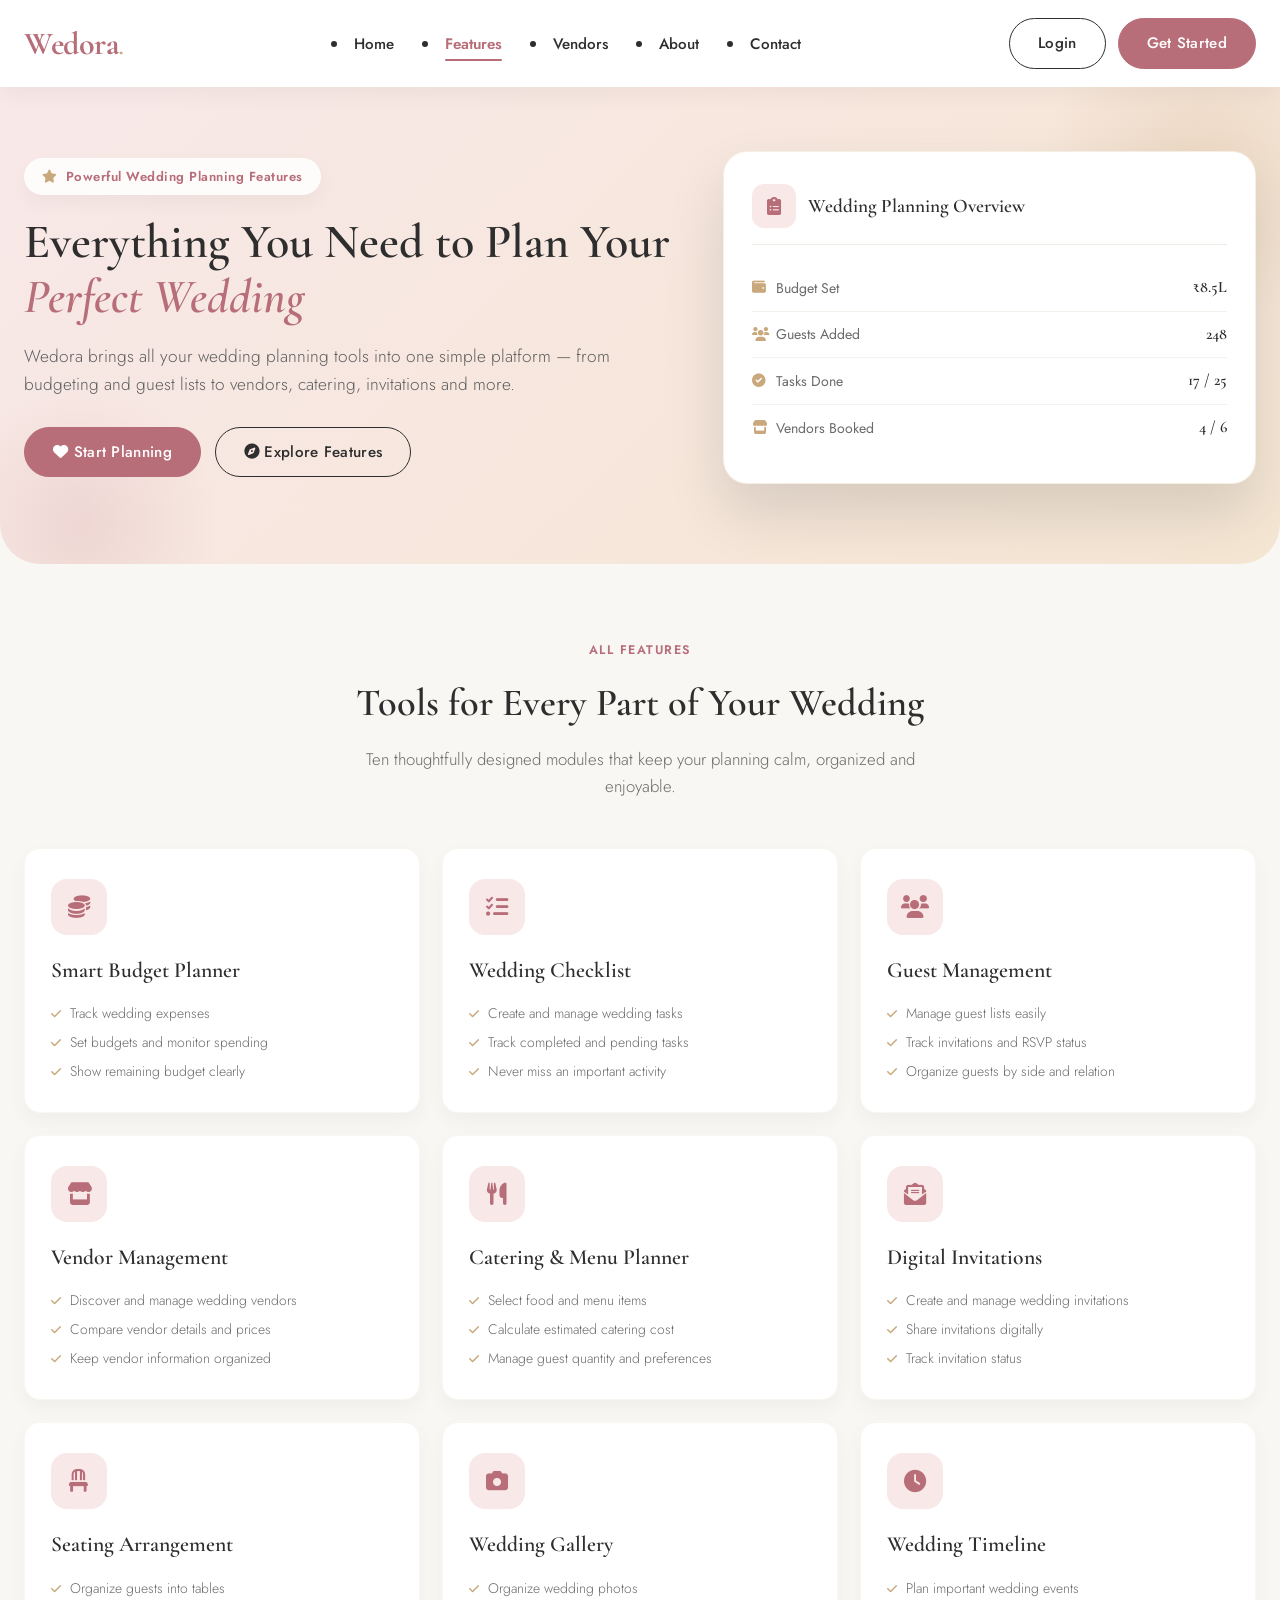
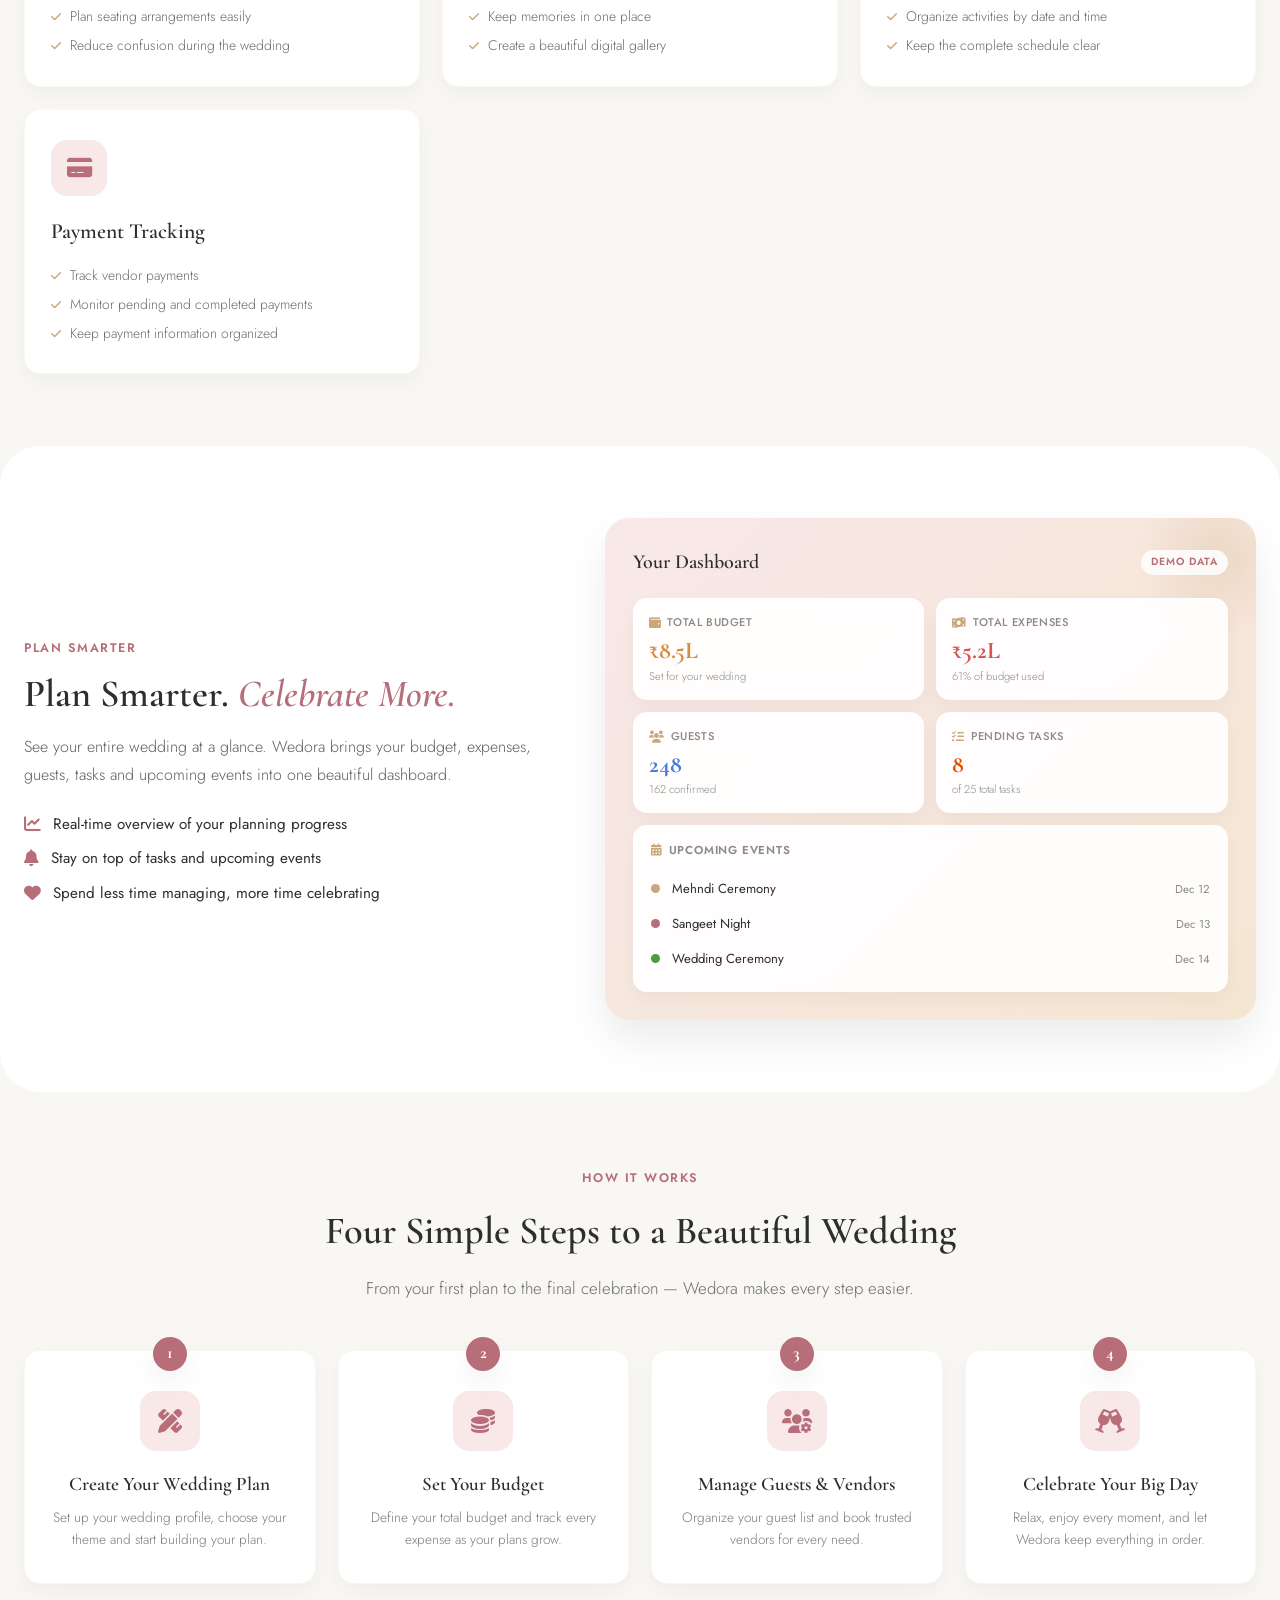
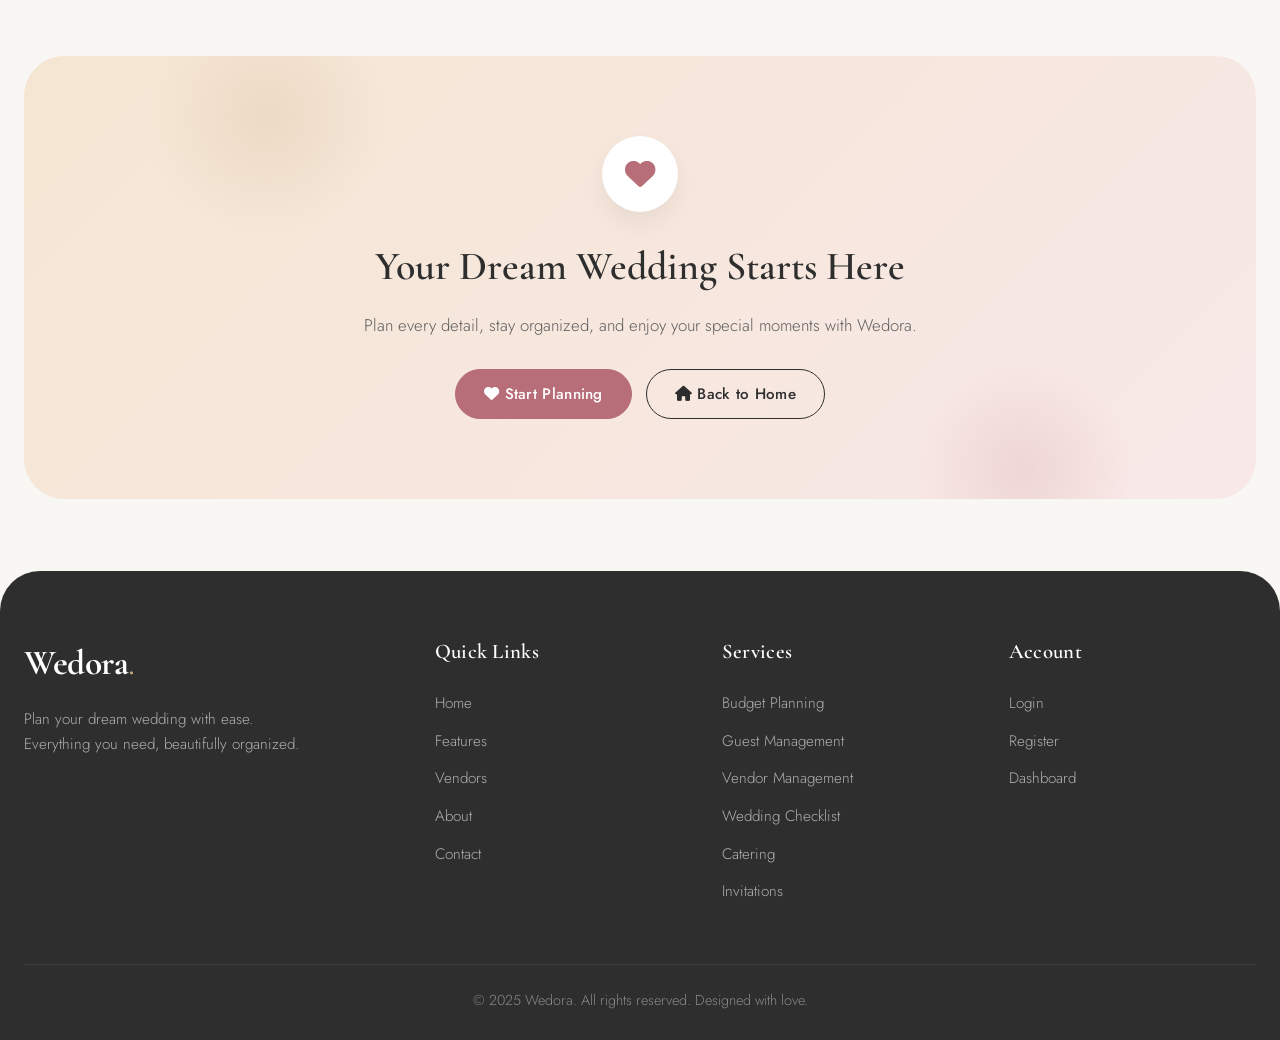
<file: Pages/features.html>
<!DOCTYPE html>
<html lang="en">

<head>
    <meta charset="UTF-8">
    <meta name="viewport" content="width=device-width, initial-scale=1.0">
    <title>Features — Wedora</title>
    <link rel="preconnect" href="https://fonts.googleapis.com">
    <link rel="preconnect" href="https://fonts.gstatic.com" crossorigin>
    <link
        href="https://fonts.googleapis.com/css2?family=Cormorant+Garamond:ital,wght@0,400;0,500;0,600;0,700;1,400&family=Jost:wght@300;400;500;600&display=swap"
        rel="stylesheet">
    <link rel="stylesheet" href="https://cdnjs.cloudflare.com/ajax/libs/font-awesome/6.0.0-beta3/css/all.min.css">
    <style>
        * {
            margin: 0;
            padding: 0;
            box-sizing: border-box;
        }

        :root {
            --blush: #f8e8e8;
            --champagne: #f5e6d3;
            --gold: #c9a87c;
            --deep-rose: #b76e79;
            --charcoal: #2e2e2e;
            --soft-gray: #f9f7f4;
            --white: #ffffff;
            --shadow-sm: 0 8px 20px rgba(0, 0, 0, 0.04);
            --shadow-md: 0 12px 28px rgba(0, 0, 0, 0.06);
            --shadow-lg: 0 20px 40px rgba(0, 0, 0, 0.08);
            --shadow-xl: 0 30px 60px rgba(0, 0, 0, 0.12);
            --border-radius: 24px;
            --border-radius-sm: 16px;
            --font-serif: 'Cormorant Garamond', serif;
            --font-sans: 'Jost', sans-serif;
            --transition: all 0.25s ease;
        }

        body {
            font-family: var(--font-sans);
            background: var(--soft-gray);
            color: var(--charcoal);
            line-height: 1.6;
            font-weight: 400;
            min-height: 100vh;
            overflow-x: hidden;
        }

        a {
            text-decoration: none;
            color: inherit;
        }

        ul {
            list-style: none;
        }

        img {
            max-width: 100%;
            display: block;
        }

        .container {
            max-width: 1400px;
            margin: 0 auto;
            padding: 0 24px;
            width: 100%;
        }

        .navbar {
            padding: 18px 0;
            background: var(--white);
            box-shadow: var(--shadow-sm);
            position: sticky;
            top: 0;
            z-index: 1000;
        }

        .nav-container {
            max-width: 1400px;
            margin: 0 auto;
            padding: 0 24px;
            display: flex;
            align-items: center;
            justify-content: space-between;
        }

        .logo {
            font-family: var(--font-serif);
            font-size: 2rem;
            font-weight: 700;
            color: var(--deep-rose);
            letter-spacing: -0.5px;
        }

        .logo span {
            color: var(--gold);
            font-weight: 400;
        }

        .nav-menu {
            display: flex;
            align-items: center;
            gap: 28px;
        }

        .nav-item a {
            font-size: 0.95rem;
            font-weight: 500;
            color: var(--charcoal);
            transition: var(--transition);
            position: relative;
            padding-bottom: 4px;
        }

        .nav-item a:hover {
            color: var(--deep-rose);
        }

        .nav-item.active a {
            color: var(--deep-rose);
            font-weight: 600;
        }

        .nav-item.active a::after {
            content: '';
            position: absolute;
            bottom: -2px;
            left: 0;
            width: 100%;
            height: 2px;
            background: var(--deep-rose);
            border-radius: 2px;
        }

        .nav-actions {
            display: flex;
            align-items: center;
            gap: 12px;
        }

        .btn {
            display: inline-block;
            padding: 12px 28px;
            border-radius: 40px;
            font-weight: 500;
            font-size: 0.95rem;
            letter-spacing: 0.3px;
            transition: var(--transition);
            cursor: pointer;
            border: 1.5px solid transparent;
            font-family: var(--font-sans);
            text-align: center;
        }

        .btn-primary {
            background: var(--deep-rose);
            color: white;
            border-color: var(--deep-rose);
        }

        .btn-primary:hover {
            background: #a05a64;
            border-color: #a05a64;
            transform: translateY(-2px);
            box-shadow: var(--shadow-md);
        }

        .btn-outline {
            background: transparent;
            color: var(--charcoal);
            border: 1.5px solid var(--charcoal);
        }

        .btn-outline:hover {
            background: var(--charcoal);
            color: white;
            transform: translateY(-2px);
            box-shadow: var(--shadow-sm);
        }

        .btn-gold {
            background: var(--gold);
            color: white;
            border-color: var(--gold);
        }

        .btn-gold:hover {
            background: #b8935f;
            border-color: #b8935f;
            transform: translateY(-2px);
            box-shadow: var(--shadow-md);
        }

        .hamburger {
            display: none;
            background: none;
            border: none;
            font-size: 1.6rem;
            color: var(--charcoal);
            cursor: pointer;
            padding: 0 8px;
        }

        @media (max-width: 992px) {
            .nav-menu {
                position: fixed;
                top: 78px;
                left: 0;
                width: 100%;
                background: var(--white);
                flex-direction: column;
                align-items: center;
                padding: 28px 20px 36px;
                gap: 20px;
                box-shadow: var(--shadow-lg);
                transform: translateY(-120%);
                transition: transform 0.35s ease;
                opacity: 0;
                pointer-events: none;
                border-radius: 0 0 32px 32px;
                z-index: 999;
            }

            .nav-menu.open {
                transform: translateY(0);
                opacity: 1;
                pointer-events: auto;
            }

            .nav-actions {
                display: none;
            }

            .hamburger {
                display: block;
            }

            .nav-item a {
                font-size: 1.15rem;
                padding: 8px 0;
            }
        }

        .features-hero {
            background: linear-gradient(135deg, var(--blush) 0%, var(--champagne) 100%);
            padding: 64px 0 80px;
            border-radius: 0 0 40px 40px;
            position: relative;
            overflow: hidden;
        }

        .features-hero::before {
            content: '';
            position: absolute;
            top: -80px;
            right: -80px;
            width: 320px;
            height: 320px;
            background: radial-gradient(circle, rgba(201, 168, 124, 0.22) 0%, transparent 70%);
            border-radius: 50%;
        }

        .features-hero::after {
            content: '';
            position: absolute;
            bottom: -100px;
            left: -60px;
            width: 280px;
            height: 280px;
            background: radial-gradient(circle, rgba(183, 110, 121, 0.14) 0%, transparent 70%);
            border-radius: 50%;
        }

        .hero-grid {
            display: grid;
            grid-template-columns: 1.1fr 0.9fr;
            gap: 48px;
            align-items: center;
            position: relative;
            z-index: 1;
        }

        .hero-badge {
            display: inline-flex;
            align-items: center;
            gap: 8px;
            background: rgba(255, 255, 255, 0.85);
            padding: 8px 18px;
            border-radius: 30px;
            font-size: 0.82rem;
            font-weight: 600;
            color: var(--deep-rose);
            letter-spacing: 0.5px;
            margin-bottom: 20px;
            box-shadow: var(--shadow-sm);
        }

        .hero-badge i {
            color: var(--gold);
        }

        .hero-text h1 {
            font-family: var(--font-serif);
            font-size: 3rem;
            font-weight: 600;
            line-height: 1.15;
            color: var(--charcoal);
            margin-bottom: 18px;
        }

        .hero-text h1 span {
            color: var(--deep-rose);
            font-style: italic;
        }

        .hero-text p {
            font-size: 1.08rem;
            color: #5e5e5e;
            font-weight: 300;
            max-width: 90%;
            margin-bottom: 28px;
        }

        .hero-buttons {
            display: flex;
            gap: 14px;
            flex-wrap: wrap;
        }

        .hero-visual {
            position: relative;
        }

        .hero-card {
            background: var(--white);
            border-radius: var(--border-radius);
            padding: 32px 28px;
            box-shadow: var(--shadow-xl);
            border: 1px solid rgba(201, 168, 124, 0.2);
            animation: floatCard 4s ease-in-out infinite;
        }

        @keyframes floatCard {

            0%,
            100% {
                transform: translateY(0);
            }

            50% {
                transform: translateY(-10px);
            }
        }

        .hero-card-header {
            display: flex;
            align-items: center;
            gap: 12px;
            margin-bottom: 20px;
            padding-bottom: 16px;
            border-bottom: 1px solid #f0ebe5;
        }

        .hero-card-header .hc-icon {
            width: 44px;
            height: 44px;
            border-radius: 12px;
            background: var(--blush);
            color: var(--deep-rose);
            display: flex;
            align-items: center;
            justify-content: center;
            font-size: 1.15rem;
        }

        .hero-card-header h4 {
            font-family: var(--font-serif);
            font-size: 1.2rem;
            font-weight: 600;
            color: var(--charcoal);
        }

        .hero-card-row {
            display: flex;
            align-items: center;
            justify-content: space-between;
            padding: 10px 0;
            font-size: 0.88rem;
            color: #6b6b6b;
            border-bottom: 1px solid #f5f1ec;
        }

        .hero-card-row:last-child {
            border-bottom: none;
        }

        .hero-card-row .label {
            display: flex;
            align-items: center;
            gap: 8px;
            font-weight: 400;
        }

        .hero-card-row .label i {
            color: var(--gold);
            font-size: 0.85rem;
            width: 16px;
        }

        .hero-card-row .value {
            font-weight: 600;
            color: var(--charcoal);
            font-family: var(--font-serif);
            font-size: 1rem;
        }

        @media (max-width: 992px) {
            .hero-grid {
                grid-template-columns: 1fr;
                text-align: center;
            }

            .hero-text h1 {
                font-size: 2.3rem;
            }

            .hero-text p {
                max-width: 100%;
                margin-left: auto;
                margin-right: auto;
            }

            .hero-buttons {
                justify-content: center;
            }
        }

        .section {
            padding: 72px 0;
        }

        .section-header {
            text-align: center;
            margin-bottom: 48px;
        }

        .section-header h2 {
            font-family: var(--font-serif);
            font-size: 2.4rem;
            font-weight: 600;
            color: var(--charcoal);
            margin-bottom: 12px;
        }

        .section-header p {
            color: #6b6b6b;
            font-size: 1.05rem;
            font-weight: 300;
            max-width: 620px;
            margin: 0 auto;
        }

        .section-label {
            display: inline-block;
            font-size: 0.78rem;
            font-weight: 600;
            text-transform: uppercase;
            letter-spacing: 1.5px;
            color: var(--deep-rose);
            margin-bottom: 12px;
        }

        .features-grid {
            display: grid;
            grid-template-columns: repeat(3, 1fr);
            gap: 22px;
        }

        @media (max-width: 1200px) {
            .features-grid {
                grid-template-columns: repeat(2, 1fr);
            }
        }

        @media (max-width: 640px) {
            .features-grid {
                grid-template-columns: 1fr;
            }
        }

        .feature-card {
            background: var(--white);
            border-radius: var(--border-radius-sm);
            padding: 30px 26px;
            box-shadow: var(--shadow-sm);
            transition: var(--transition);
            border: 1px solid rgba(201, 168, 124, 0.1);
            display: flex;
            flex-direction: column;
            position: relative;
            overflow: hidden;
        }

        .feature-card::before {
            content: '';
            position: absolute;
            top: 0;
            left: 0;
            width: 100%;
            height: 3px;
            background: linear-gradient(90deg, var(--gold), var(--deep-rose));
            opacity: 0;
            transition: var(--transition);
        }

        .feature-card:hover {
            transform: translateY(-6px);
            box-shadow: var(--shadow-lg);
            border-color: var(--gold);
        }

        .feature-card:hover::before {
            opacity: 1;
        }

        .feature-icon {
            width: 56px;
            height: 56px;
            border-radius: 16px;
            background: var(--blush);
            color: var(--deep-rose);
            display: flex;
            align-items: center;
            justify-content: center;
            font-size: 1.4rem;
            margin-bottom: 18px;
            transition: var(--transition);
        }

        .feature-card:hover .feature-icon {
            background: var(--deep-rose);
            color: white;
            transform: scale(1.06);
        }

        .feature-card h3 {
            font-family: var(--font-serif);
            font-size: 1.35rem;
            font-weight: 600;
            color: var(--charcoal);
            margin-bottom: 12px;
        }

        .feature-list {
            display: flex;
            flex-direction: column;
            gap: 8px;
            margin-top: 4px;
        }

        .feature-list li {
            display: flex;
            align-items: flex-start;
            gap: 9px;
            font-size: 0.87rem;
            color: #6b6b6b;
            font-weight: 300;
            line-height: 1.5;
        }

        .feature-list li i {
            color: var(--gold);
            font-size: 0.72rem;
            margin-top: 5px;
            flex-shrink: 0;
        }

        .highlight-section {
            background: var(--white);
            border-radius: 40px;
            padding: 72px 0;
        }

        .highlight-layout {
            display: grid;
            grid-template-columns: 0.9fr 1.1fr;
            gap: 48px;
            align-items: center;
        }

        @media (max-width: 992px) {
            .highlight-layout {
                grid-template-columns: 1fr;
            }
        }

        .highlight-text h2 {
            font-family: var(--font-serif);
            font-size: 2.4rem;
            font-weight: 600;
            color: var(--charcoal);
            margin-bottom: 16px;
            line-height: 1.2;
        }

        .highlight-text h2 span {
            color: var(--deep-rose);
            font-style: italic;
        }

        .highlight-text p {
            font-size: 1rem;
            color: #5e5e5e;
            font-weight: 300;
            line-height: 1.75;
            margin-bottom: 24px;
        }

        .highlight-perks {
            display: flex;
            flex-direction: column;
            gap: 12px;
        }

        .highlight-perk {
            display: flex;
            align-items: flex-start;
            gap: 12px;
        }

        .highlight-perk i {
            color: var(--deep-rose);
            font-size: 1.05rem;
            margin-top: 3px;
            flex-shrink: 0;
        }

        .highlight-perk span {
            font-size: 0.95rem;
            color: var(--charcoal);
            font-weight: 400;
            line-height: 1.5;
        }

        .dashboard-preview {
            background: linear-gradient(135deg, var(--blush) 0%, var(--champagne) 100%);
            border-radius: var(--border-radius);
            padding: 28px;
            box-shadow: var(--shadow-lg);
            position: relative;
            overflow: hidden;
        }

        .dashboard-preview::before {
            content: '';
            position: absolute;
            top: -40px;
            right: -40px;
            width: 160px;
            height: 160px;
            background: radial-gradient(circle, rgba(201, 168, 124, 0.25) 0%, transparent 70%);
            border-radius: 50%;
        }

        .dash-header {
            display: flex;
            align-items: center;
            justify-content: space-between;
            margin-bottom: 20px;
            position: relative;
            z-index: 1;
        }

        .dash-header h4 {
            font-family: var(--font-serif);
            font-size: 1.25rem;
            font-weight: 600;
            color: var(--charcoal);
        }

        .dash-demo-tag {
            font-size: 0.65rem;
            font-weight: 600;
            text-transform: uppercase;
            letter-spacing: 1px;
            background: rgba(255, 255, 255, 0.85);
            color: var(--deep-rose);
            padding: 4px 10px;
            border-radius: 20px;
        }

        .dash-cards {
            display: grid;
            grid-template-columns: 1fr 1fr;
            gap: 12px;
            position: relative;
            z-index: 1;
        }

        .dash-card {
            background: rgba(255, 255, 255, 0.92);
            backdrop-filter: blur(8px);
            border-radius: 14px;
            padding: 16px 16px 14px;
            box-shadow: var(--shadow-sm);
        }

        .dash-card .dc-label {
            font-size: 0.7rem;
            color: #8a8a8a;
            text-transform: uppercase;
            letter-spacing: 0.6px;
            font-weight: 500;
            display: flex;
            align-items: center;
            gap: 6px;
            margin-bottom: 6px;
        }

        .dash-card .dc-label i {
            color: var(--gold);
            font-size: 0.75rem;
        }

        .dash-card .dc-value {
            font-family: var(--font-serif);
            font-size: 1.5rem;
            font-weight: 700;
            color: var(--charcoal);
            line-height: 1.1;
        }

        .dash-card .dc-sub {
            font-size: 0.7rem;
            color: #8a8a8a;
            margin-top: 3px;
            font-weight: 300;
        }

        .dash-card.budget .dc-value {
            color: #d98c3f;
        }

        .dash-card.expenses .dc-value {
            color: #d9534f;
        }

        .dash-card.guests .dc-value {
            color: #4a7bd8;
        }

        .dash-card.tasks .dc-value {
            color: #e65100;
        }

        .dash-events {
            background: rgba(255, 255, 255, 0.92);
            backdrop-filter: blur(8px);
            border-radius: 14px;
            padding: 16px 18px;
            box-shadow: var(--shadow-sm);
            margin-top: 12px;
            position: relative;
            z-index: 1;
        }

        .dash-events .de-title {
            font-size: 0.72rem;
            text-transform: uppercase;
            letter-spacing: 0.8px;
            color: #8a8a8a;
            font-weight: 600;
            margin-bottom: 12px;
            display: flex;
            align-items: center;
            gap: 6px;
        }

        .dash-events .de-title i {
            color: var(--gold);
            font-size: 0.75rem;
        }

        .dash-event-row {
            display: flex;
            align-items: center;
            gap: 12px;
            padding: 7px 0;
            font-size: 0.82rem;
            color: var(--charcoal);
        }

        .dash-event-row .de-dot {
            width: 9px;
            height: 9px;
            border-radius: 50%;
            background: var(--deep-rose);
            flex-shrink: 0;
        }

        .dash-event-row .de-dot.gold {
            background: var(--gold);
        }

        .dash-event-row .de-dot.green {
            background: #43a047;
        }

        .dash-event-row .de-name {
            flex: 1;
            font-weight: 400;
        }

        .dash-event-row .de-date {
            font-size: 0.72rem;
            color: #8a8a8a;
            font-weight: 400;
        }

        .how-grid {
            display: grid;
            grid-template-columns: repeat(4, 1fr);
            gap: 22px;
            position: relative;
        }

        @media (max-width: 992px) {
            .how-grid {
                grid-template-columns: repeat(2, 1fr);
            }
        }

        @media (max-width: 560px) {
            .how-grid {
                grid-template-columns: 1fr;
            }
        }

        .how-step {
            background: var(--white);
            border-radius: var(--border-radius-sm);
            padding: 32px 24px;
            text-align: center;
            box-shadow: var(--shadow-sm);
            transition: var(--transition);
            border: 1px solid rgba(201, 168, 124, 0.1);
            position: relative;
        }

        .how-step:hover {
            transform: translateY(-6px);
            box-shadow: var(--shadow-md);
            border-color: var(--gold);
        }

        .how-step-num {
            position: absolute;
            top: -14px;
            left: 50%;
            transform: translateX(-50%);
            width: 34px;
            height: 34px;
            border-radius: 50%;
            background: var(--deep-rose);
            color: white;
            font-family: var(--font-serif);
            font-size: 1.05rem;
            font-weight: 700;
            display: flex;
            align-items: center;
            justify-content: center;
            box-shadow: var(--shadow-md);
        }

        .how-icon {
            width: 60px;
            height: 60px;
            border-radius: 16px;
            background: var(--blush);
            color: var(--deep-rose);
            display: flex;
            align-items: center;
            justify-content: center;
            font-size: 1.5rem;
            margin: 8px auto 18px;
            transition: var(--transition);
        }

        .how-step:hover .how-icon {
            background: var(--deep-rose);
            color: white;
            transform: scale(1.06);
        }

        .how-step h3 {
            font-family: var(--font-serif);
            font-size: 1.2rem;
            font-weight: 600;
            color: var(--charcoal);
            margin-bottom: 8px;
        }

        .how-step p {
            font-size: 0.85rem;
            color: #7a7a7a;
            font-weight: 300;
            line-height: 1.6;
        }

        .final-cta {
            padding: 80px 0;
            background: linear-gradient(135deg, var(--champagne) 0%, var(--blush) 100%);
            border-radius: 40px;
            text-align: center;
            position: relative;
            overflow: hidden;
            margin: 0 24px 72px;
        }

        .final-cta::before {
            content: '';
            position: absolute;
            top: -60px;
            left: 10%;
            width: 240px;
            height: 240px;
            background: radial-gradient(circle, rgba(201, 168, 124, 0.2) 0%, transparent 70%);
            border-radius: 50%;
        }

        .final-cta::after {
            content: '';
            position: absolute;
            bottom: -80px;
            right: 10%;
            width: 220px;
            height: 220px;
            background: radial-gradient(circle, rgba(183, 110, 121, 0.15) 0%, transparent 70%);
            border-radius: 50%;
        }

        .final-cta .container {
            position: relative;
            z-index: 1;
        }

        .cta-icon {
            width: 76px;
            height: 76px;
            border-radius: 50%;
            background: var(--white);
            display: flex;
            align-items: center;
            justify-content: center;
            margin: 0 auto 22px;
            font-size: 1.9rem;
            color: var(--deep-rose);
            box-shadow: var(--shadow-md);
        }

        .final-cta h2 {
            font-family: var(--font-serif);
            font-size: 2.5rem;
            font-weight: 600;
            color: var(--charcoal);
            margin-bottom: 14px;
        }

        .final-cta p {
            color: #5e5e5e;
            font-weight: 300;
            font-size: 1.05rem;
            max-width: 560px;
            margin: 0 auto 30px;
        }

        .cta-buttons {
            display: flex;
            gap: 14px;
            justify-content: center;
            flex-wrap: wrap;
        }

        @media (max-width: 640px) {
            .final-cta h2 {
                font-size: 1.9rem;
            }

            .final-cta {
                margin: 0 16px 48px;
            }
        }

        .footer {
            background: var(--charcoal);
            color: #dadada;
            padding: 64px 0 28px;
            border-radius: 40px 40px 0 0;
            margin-top: 20px;
        }

        .footer-grid {
            display: grid;
            grid-template-columns: 1.5fr 1fr 1fr 1fr;
            gap: 40px;
            margin-bottom: 48px;
        }

        .footer-brand .logo {
            color: white;
            font-size: 2.2rem;
            margin-bottom: 16px;
            display: inline-block;
        }

        .footer-brand p {
            color: #b0b0b0;
            font-weight: 300;
            max-width: 280px;
            font-size: 0.95rem;
        }

        .footer-col h4 {
            color: white;
            font-family: var(--font-serif);
            font-size: 1.3rem;
            font-weight: 600;
            margin-bottom: 22px;
            letter-spacing: 0.3px;
        }

        .footer-col ul li {
            margin-bottom: 12px;
        }

        .footer-col ul li a {
            color: #b0b0b0;
            font-weight: 300;
            transition: var(--transition);
            font-size: 0.95rem;
        }

        .footer-col ul li a:hover {
            color: var(--gold);
            padding-left: 4px;
        }

        .footer-bottom {
            border-top: 1px solid #3f3f3f;
            padding-top: 24px;
            text-align: center;
            color: #8a8a8a;
            font-size: 0.9rem;
            font-weight: 300;
        }

        @media (max-width: 992px) {
            .footer-grid {
                grid-template-columns: 1fr 1fr;
            }
        }

        @media (max-width: 576px) {
            .footer-grid {
                grid-template-columns: 1fr;
                gap: 32px;
            }
        }

        .reveal {
            opacity: 0;
            transform: translateY(24px);
            transition: opacity 0.6s ease, transform 0.6s ease;
        }

        .reveal.visible {
            opacity: 1;
            transform: translateY(0);
        }

        @media (prefers-reduced-motion: reduce) {
            .reveal {
                transition: none;
                opacity: 1;
                transform: none;
            }
        }

        html {
            scroll-behavior: smooth;
        }
    </style>
</head>

<body>

    <!-- ============================================================
       NAVBAR — SINGLE MASTER HEADER (Home | Features | Vendors | About | Contact)
       This file lives in Pages/ so all links use ../ for root/services
       ============================================================ -->
    <header class="navbar">
        <div class="nav-container">
            <a href="../index.html" class="logo">Wedora<span>.</span></a>

            <nav class="nav-menu" id="navMenu">
                <li class="nav-item"><a href="../index.html">Home</a></li>
                <li class="nav-item active"><a href="features.html">Features</a></li>
                <li class="nav-item"><a href="../services/vendors.html">Vendors</a></li>
                <li class="nav-item"><a href="about.html">About</a></li>
                <li class="nav-item"><a href="contact.html">Contact</a></li>
            </nav>

            <div class="nav-actions">
                <a href="../login.html" class="btn btn-outline">Login</a>
                <a href="../register.html" class="btn btn-primary">Get Started</a>
            </div>

            <button class="hamburger" id="hamburger" aria-label="Toggle navigation">
                <i class="fas fa-bars"></i>
            </button>
        </div>
    </header>

    <!-- ============================================================
       HERO SECTION
       ============================================================ -->
    <section class="features-hero">
        <div class="container">
            <div class="hero-grid">
                <div class="hero-text">
                    <div class="hero-badge"><i class="fas fa-star"></i> Powerful Wedding Planning Features</div>
                    <h1>Everything You Need to Plan Your <span>Perfect Wedding</span></h1>
                    <p>Wedora brings all your wedding planning tools into one simple platform — from budgeting and guest
                        lists to vendors, catering, invitations and more.</p>
                    <div class="hero-buttons">
                        <a href="../register.html" class="btn btn-primary"><i class="fas fa-heart"></i> Start
                            Planning</a>
                        <a href="#features" class="btn btn-outline"><i class="fas fa-compass"></i> Explore Features</a>
                    </div>
                </div>
                <div class="hero-visual">
                    <div class="hero-card">
                        <div class="hero-card-header">
                            <div class="hc-icon"><i class="fas fa-clipboard-list"></i></div>
                            <h4>Wedding Planning Overview</h4>
                        </div>
                        <div class="hero-card-row">
                            <span class="label"><i class="fas fa-wallet"></i> Budget Set</span>
                            <span class="value">₹8.5L</span>
                        </div>
                        <div class="hero-card-row">
                            <span class="label"><i class="fas fa-users"></i> Guests Added</span>
                            <span class="value">248</span>
                        </div>
                        <div class="hero-card-row">
                            <span class="label"><i class="fas fa-check-circle"></i> Tasks Done</span>
                            <span class="value">17 / 25</span>
                        </div>
                        <div class="hero-card-row">
                            <span class="label"><i class="fas fa-store"></i> Vendors Booked</span>
                            <span class="value">4 / 6</span>
                        </div>
                    </div>
                </div>
            </div>
        </div>
    </section>

    <!-- ============================================================
       MAIN FEATURES GRID
       ============================================================ -->
    <section class="section" id="features">
        <div class="container">
            <div class="section-header reveal">
                <span class="section-label">All Features</span>
                <h2>Tools for Every Part of Your Wedding</h2>
                <p>Ten thoughtfully designed modules that keep your planning calm, organized and enjoyable.</p>
            </div>

            <div class="features-grid">
                <div class="feature-card reveal">
                    <div class="feature-icon"><i class="fas fa-coins"></i></div>
                    <h3>Smart Budget Planner</h3>
                    <ul class="feature-list">
                        <li><i class="fas fa-check"></i> Track wedding expenses</li>
                        <li><i class="fas fa-check"></i> Set budgets and monitor spending</li>
                        <li><i class="fas fa-check"></i> Show remaining budget clearly</li>
                    </ul>
                </div>

                <div class="feature-card reveal">
                    <div class="feature-icon"><i class="fas fa-list-check"></i></div>
                    <h3>Wedding Checklist</h3>
                    <ul class="feature-list">
                        <li><i class="fas fa-check"></i> Create and manage wedding tasks</li>
                        <li><i class="fas fa-check"></i> Track completed and pending tasks</li>
                        <li><i class="fas fa-check"></i> Never miss an important activity</li>
                    </ul>
                </div>

                <div class="feature-card reveal">
                    <div class="feature-icon"><i class="fas fa-users"></i></div>
                    <h3>Guest Management</h3>
                    <ul class="feature-list">
                        <li><i class="fas fa-check"></i> Manage guest lists easily</li>
                        <li><i class="fas fa-check"></i> Track invitations and RSVP status</li>
                        <li><i class="fas fa-check"></i> Organize guests by side and relation</li>
                    </ul>
                </div>

                <div class="feature-card reveal">
                    <div class="feature-icon"><i class="fas fa-store"></i></div>
                    <h3>Vendor Management</h3>
                    <ul class="feature-list">
                        <li><i class="fas fa-check"></i> Discover and manage wedding vendors</li>
                        <li><i class="fas fa-check"></i> Compare vendor details and prices</li>
                        <li><i class="fas fa-check"></i> Keep vendor information organized</li>
                    </ul>
                </div>

                <div class="feature-card reveal">
                    <div class="feature-icon"><i class="fas fa-utensils"></i></div>
                    <h3>Catering &amp; Menu Planner</h3>
                    <ul class="feature-list">
                        <li><i class="fas fa-check"></i> Select food and menu items</li>
                        <li><i class="fas fa-check"></i> Calculate estimated catering cost</li>
                        <li><i class="fas fa-check"></i> Manage guest quantity and preferences</li>
                    </ul>
                </div>

                <div class="feature-card reveal">
                    <div class="feature-icon"><i class="fas fa-envelope-open-text"></i></div>
                    <h3>Digital Invitations</h3>
                    <ul class="feature-list">
                        <li><i class="fas fa-check"></i> Create and manage wedding invitations</li>
                        <li><i class="fas fa-check"></i> Share invitations digitally</li>
                        <li><i class="fas fa-check"></i> Track invitation status</li>
                    </ul>
                </div>

                <div class="feature-card reveal">
                    <div class="feature-icon"><i class="fas fa-chair"></i></div>
                    <h3>Seating Arrangement</h3>
                    <ul class="feature-list">
                        <li><i class="fas fa-check"></i> Organize guests into tables</li>
                        <li><i class="fas fa-check"></i> Plan seating arrangements easily</li>
                        <li><i class="fas fa-check"></i> Reduce confusion during the wedding</li>
                    </ul>
                </div>

                <div class="feature-card reveal">
                    <div class="feature-icon"><i class="fas fa-camera"></i></div>
                    <h3>Wedding Gallery</h3>
                    <ul class="feature-list">
                        <li><i class="fas fa-check"></i> Organize wedding photos</li>
                        <li><i class="fas fa-check"></i> Keep memories in one place</li>
                        <li><i class="fas fa-check"></i> Create a beautiful digital gallery</li>
                    </ul>
                </div>

                <div class="feature-card reveal">
                    <div class="feature-icon"><i class="fas fa-clock"></i></div>
                    <h3>Wedding Timeline</h3>
                    <ul class="feature-list">
                        <li><i class="fas fa-check"></i> Plan important wedding events</li>
                        <li><i class="fas fa-check"></i> Organize activities by date and time</li>
                        <li><i class="fas fa-check"></i> Keep the complete schedule clear</li>
                    </ul>
                </div>

                <div class="feature-card reveal">
                    <div class="feature-icon"><i class="fas fa-credit-card"></i></div>
                    <h3>Payment Tracking</h3>
                    <ul class="feature-list">
                        <li><i class="fas fa-check"></i> Track vendor payments</li>
                        <li><i class="fas fa-check"></i> Monitor pending and completed payments</li>
                        <li><i class="fas fa-check"></i> Keep payment information organized</li>
                    </ul>
                </div>
            </div>
        </div>
    </section>

    <!-- ============================================================
       FEATURE HIGHLIGHT (Dashboard Preview)
       ============================================================ -->
    <section class="section highlight-section">
        <div class="container">
            <div class="highlight-layout">
                <div class="highlight-text reveal">
                    <span class="section-label">Plan Smarter</span>
                    <h2>Plan Smarter. <span>Celebrate More.</span></h2>
                    <p>See your entire wedding at a glance. Wedora brings your budget, expenses, guests, tasks and
                        upcoming events into one beautiful dashboard.</p>
                    <div class="highlight-perks">
                        <div class="highlight-perk">
                            <i class="fas fa-chart-line"></i>
                            <span>Real-time overview of your planning progress</span>
                        </div>
                        <div class="highlight-perk">
                            <i class="fas fa-bell"></i>
                            <span>Stay on top of tasks and upcoming events</span>
                        </div>
                        <div class="highlight-perk">
                            <i class="fas fa-heart"></i>
                            <span>Spend less time managing, more time celebrating</span>
                        </div>
                    </div>
                </div>

                <div class="dashboard-preview reveal">
                    <div class="dash-header">
                        <h4>Your Dashboard</h4>
                        <span class="dash-demo-tag">Demo Data</span>
                    </div>

                    <div class="dash-cards">
                        <div class="dash-card budget">
                            <div class="dc-label"><i class="fas fa-wallet"></i> Total Budget</div>
                            <div class="dc-value">₹8.5L</div>
                            <div class="dc-sub">Set for your wedding</div>
                        </div>
                        <div class="dash-card expenses">
                            <div class="dc-label"><i class="fas fa-money-bill-wave"></i> Total Expenses</div>
                            <div class="dc-value">₹5.2L</div>
                            <div class="dc-sub">61% of budget used</div>
                        </div>
                        <div class="dash-card guests">
                            <div class="dc-label"><i class="fas fa-users"></i> Guests</div>
                            <div class="dc-value">248</div>
                            <div class="dc-sub">162 confirmed</div>
                        </div>
                        <div class="dash-card tasks">
                            <div class="dc-label"><i class="fas fa-list-check"></i> Pending Tasks</div>
                            <div class="dc-value">8</div>
                            <div class="dc-sub">of 25 total tasks</div>
                        </div>
                    </div>

                    <div class="dash-events">
                        <div class="de-title"><i class="fas fa-calendar-alt"></i> Upcoming Events</div>
                        <div class="dash-event-row">
                            <span class="de-dot gold"></span>
                            <span class="de-name">Mehndi Ceremony</span>
                            <span class="de-date">Dec 12</span>
                        </div>
                        <div class="dash-event-row">
                            <span class="de-dot"></span>
                            <span class="de-name">Sangeet Night</span>
                            <span class="de-date">Dec 13</span>
                        </div>
                        <div class="dash-event-row">
                            <span class="de-dot green"></span>
                            <span class="de-name">Wedding Ceremony</span>
                            <span class="de-date">Dec 14</span>
                        </div>
                    </div>
                </div>
            </div>
        </div>
    </section>

    <!-- ============================================================
       HOW IT WORKS
       ============================================================ -->
    <section class="section">
        <div class="container">
            <div class="section-header reveal">
                <span class="section-label">How It Works</span>
                <h2>Four Simple Steps to a Beautiful Wedding</h2>
                <p>From your first plan to the final celebration — Wedora makes every step easier.</p>
            </div>

            <div class="how-grid">
                <div class="how-step reveal">
                    <div class="how-step-num">1</div>
                    <div class="how-icon"><i class="fas fa-pencil-ruler"></i></div>
                    <h3>Create Your Wedding Plan</h3>
                    <p>Set up your wedding profile, choose your theme and start building your plan.</p>
                </div>
                <div class="how-step reveal">
                    <div class="how-step-num">2</div>
                    <div class="how-icon"><i class="fas fa-coins"></i></div>
                    <h3>Set Your Budget</h3>
                    <p>Define your total budget and track every expense as your plans grow.</p>
                </div>
                <div class="how-step reveal">
                    <div class="how-step-num">3</div>
                    <div class="how-icon"><i class="fas fa-users-cog"></i></div>
                    <h3>Manage Guests &amp; Vendors</h3>
                    <p>Organize your guest list and book trusted vendors for every need.</p>
                </div>
                <div class="how-step reveal">
                    <div class="how-step-num">4</div>
                    <div class="how-icon"><i class="fas fa-glass-cheers"></i></div>
                    <h3>Celebrate Your Big Day</h3>
                    <p>Relax, enjoy every moment, and let Wedora keep everything in order.</p>
                </div>
            </div>
        </div>
    </section>

    <!-- ============================================================
       FINAL CTA
       ============================================================ -->
    <section class="final-cta">
        <div class="container">
            <div class="cta-icon"><i class="fas fa-heart"></i></div>
            <h2>Your Dream Wedding Starts Here</h2>
            <p>Plan every detail, stay organized, and enjoy your special moments with Wedora.</p>
            <div class="cta-buttons">
                <a href="../register.html" class="btn btn-primary"><i class="fas fa-heart"></i> Start Planning</a>
                <a href="../index.html" class="btn btn-outline"><i class="fas fa-home"></i> Back to Home</a>
            </div>
        </div>
    </section>

    <!-- ============================================================
       FOOTER — MASTER FOOTER FROM index.html
       ============================================================ -->
    <footer class="footer">
        <div class="container">
            <div class="footer-grid">
                <div class="footer-brand">
                    <a href="../index.html" class="logo">Wedora<span>.</span></a>
                    <p>Plan your dream wedding with ease. Everything you need, beautifully organized.</p>
                </div>

                <div class="footer-col">
                    <h4>Quick Links</h4>
                    <ul>
                        <li><a href="../index.html">Home</a></li>
                        <li><a href="features.html">Features</a></li>
                        <li><a href="../services/vendors.html">Vendors</a></li>
                        <li><a href="about.html">About</a></li>
                        <li><a href="contact.html">Contact</a></li>
                    </ul>
                </div>

                <div class="footer-col">
                    <h4>Services</h4>
                    <ul>
                        <li><a href="../services/budget.html">Budget Planning</a></li>
                        <li><a href="../services/guests.html">Guest Management</a></li>
                        <li><a href="../services/vendors.html">Vendor Management</a></li>
                        <li><a href="../services/checklist.html">Wedding Checklist</a></li>
                        <li><a href="../services/catering.html">Catering</a></li>
                        <li><a href="../services/invitations.html">Invitations</a></li>
                    </ul>
                </div>

                <div class="footer-col">
                    <h4>Account</h4>
                    <ul>
                        <li><a href="../login.html">Login</a></li>
                        <li><a href="../register.html">Register</a></li>
                        <li><a href="../dashboard.html">Dashboard</a></li>
                    </ul>
                </div>
            </div>

            <div class="footer-bottom">
                <p>&copy; 2025 Wedora. All rights reserved. Designed with love.</p>
            </div>
        </div>
    </footer>

    <!-- ============================================================
       JAVASCRIPT
       ============================================================ -->
    <script>
        (function () {
            'use strict';

            const hamburger = document.getElementById('hamburger');
            const navMenu = document.getElementById('navMenu');

            hamburger.addEventListener('click', function (e) {
                e.stopPropagation();
                navMenu.classList.toggle('open');
                const icon = hamburger.querySelector('i');
                if (navMenu.classList.contains('open')) {
                    icon.classList.remove('fa-bars');
                    icon.classList.add('fa-times');
                } else {
                    icon.classList.remove('fa-times');
                    icon.classList.add('fa-bars');
                }
            });

            navMenu.querySelectorAll('a').forEach(link => {
                link.addEventListener('click', function () {
                    if (window.innerWidth <= 992) {
                        navMenu.classList.remove('open');
                        const icon = hamburger.querySelector('i');
                        icon.classList.remove('fa-times');
                        icon.classList.add('fa-bars');
                    }
                });
            });

            document.addEventListener('click', function (e) {
                if (window.innerWidth <= 992 && navMenu.classList.contains('open')) {
                    if (!navMenu.contains(e.target) && !hamburger.contains(e.target)) {
                        navMenu.classList.remove('open');
                        const icon = hamburger.querySelector('i');
                        icon.classList.remove('fa-times');
                        icon.classList.add('fa-bars');
                    }
                }
            });

            const revealEls = document.querySelectorAll('.reveal');
            if ('IntersectionObserver' in window) {
                const observer = new IntersectionObserver(function (entries) {
                    entries.forEach(entry => {
                        if (entry.isIntersecting) {
                            entry.target.classList.add('visible');
                            observer.unobserve(entry.target);
                        }
                    });
                }, { threshold: 0.12, rootMargin: '0px 0px -40px 0px' });
                revealEls.forEach(el => observer.observe(el));
            } else {
                revealEls.forEach(el => el.classList.add('visible'));
            }

        })();
    </script>

</body>

</html>
</file>
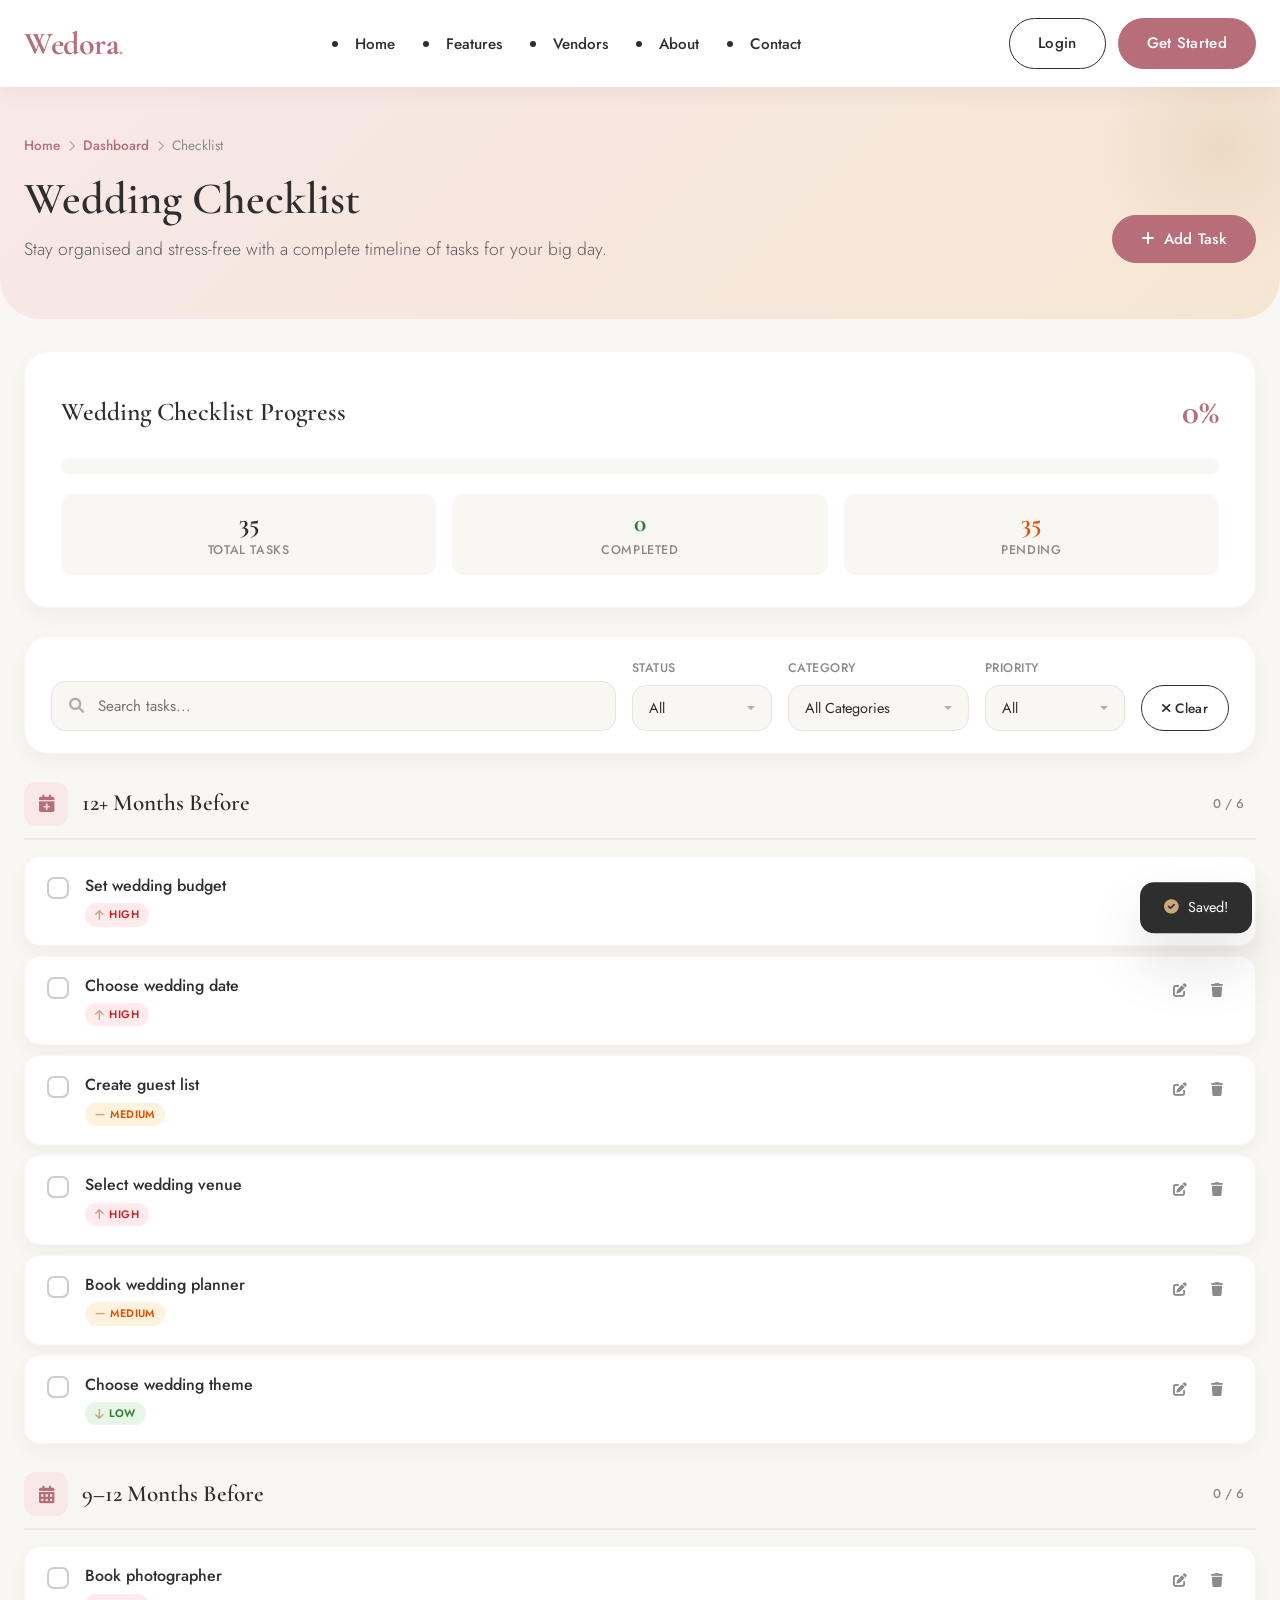
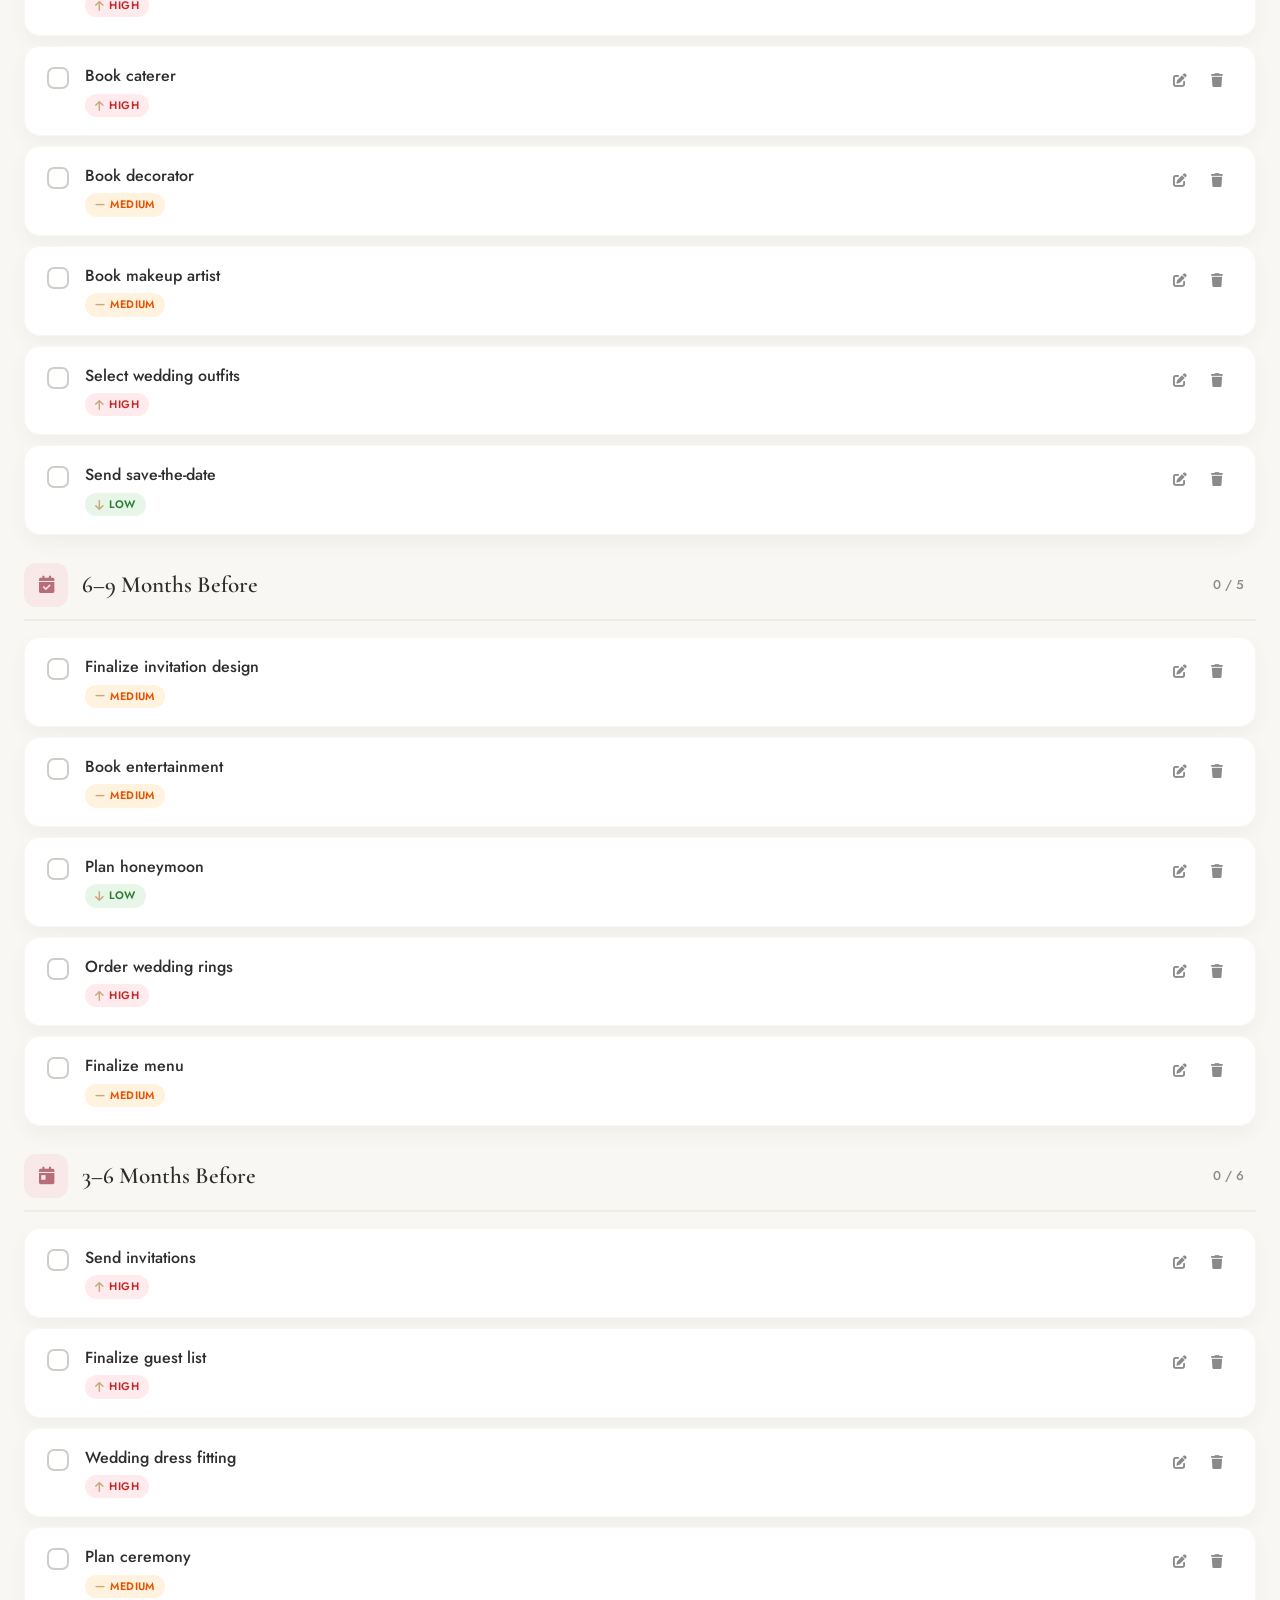
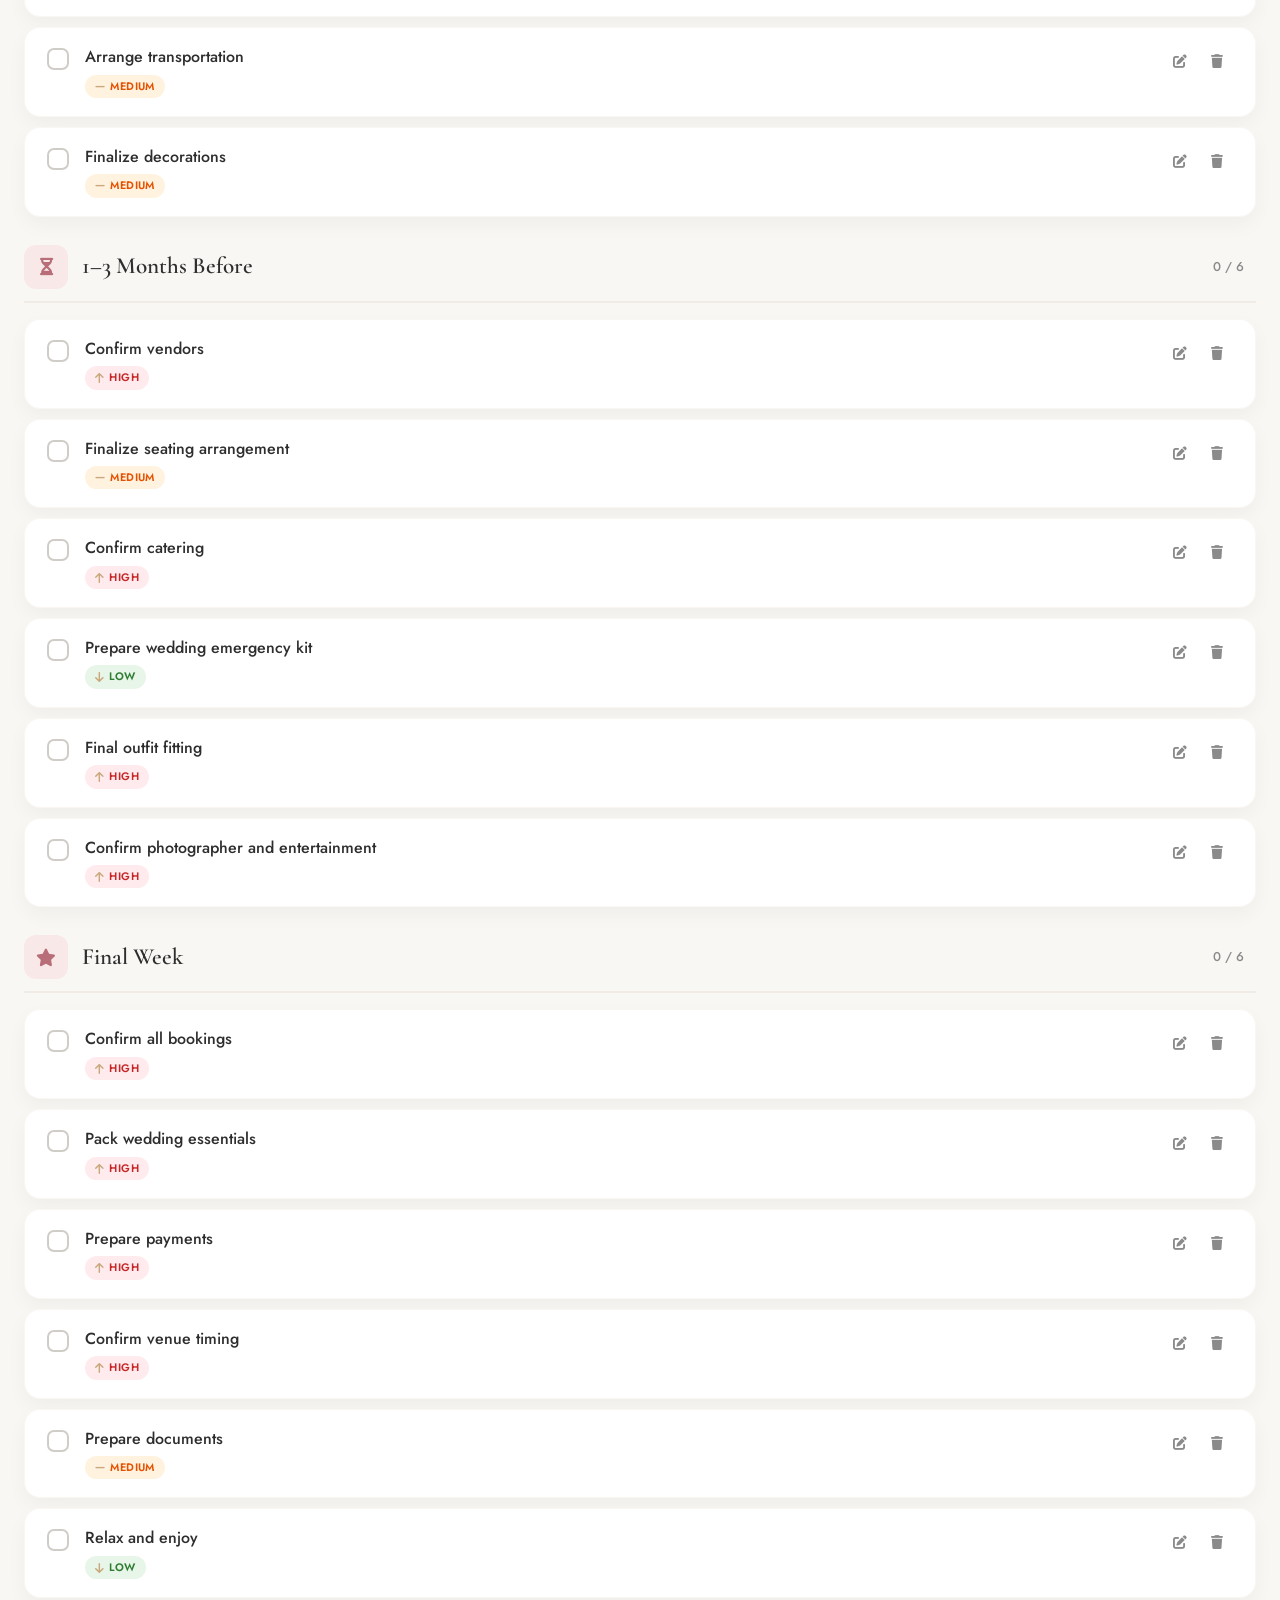
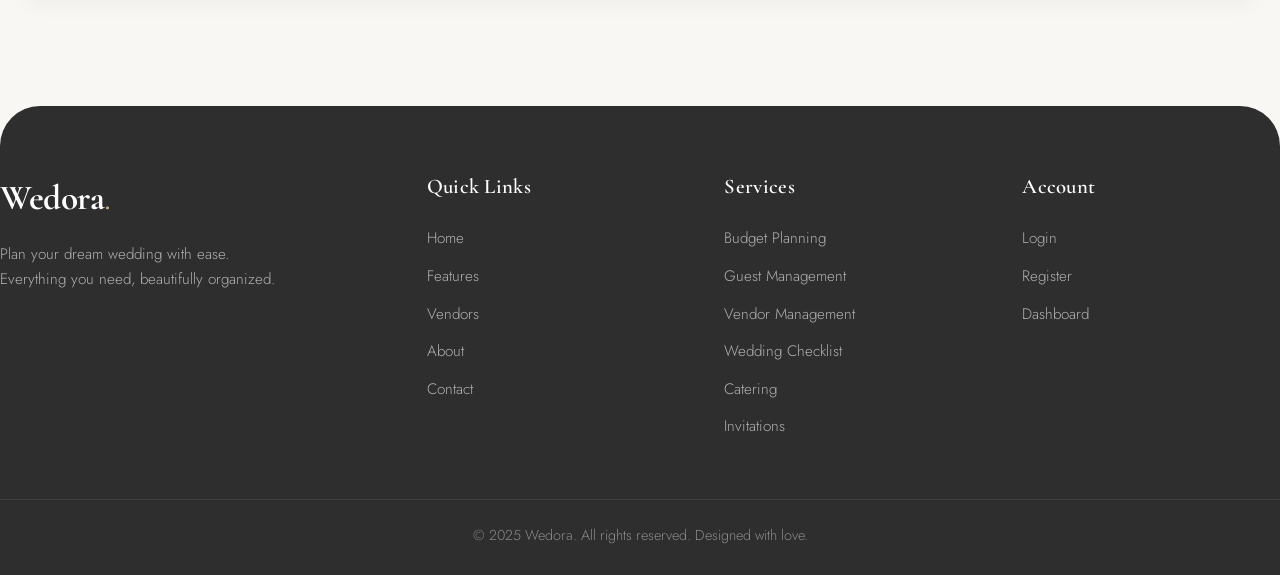
<file: services/checklist.html>
<!DOCTYPE html>
<html lang="en">

<head>
    <meta charset="UTF-8">
    <meta name="viewport" content="width=device-width, initial-scale=1.0">
    <title>Wedding Checklist — Wedora</title>
    <!-- Google Fonts + Font Awesome (same as existing Wedora design) -->
    <link rel="preconnect" href="https://fonts.googleapis.com">
    <link rel="preconnect" href="https://fonts.gstatic.com" crossorigin>
    <link
        href="https://fonts.googleapis.com/css2?family=Cormorant+Garamond:ital,wght@0,400;0,500;0,600;0,700;1,400&family=Jost:wght@300;400;500;600&display=swap"
        rel="stylesheet">
    <link rel="stylesheet" href="https://cdnjs.cloudflare.com/ajax/libs/font-awesome/6.0.0-beta3/css/all.min.css">
    <style>
        /* ============================================================
       GLOBAL RESET & VARIABLES (preserve Wedora look)
       ============================================================ */
        * {
            margin: 0;
            padding: 0;
            box-sizing: border-box;
        }

        :root {
            --blush: #f8e8e8;
            --champagne: #f5e6d3;
            --gold: #c9a87c;
            --deep-rose: #b76e79;
            --charcoal: #2e2e2e;
            --soft-gray: #f9f7f4;
            --white: #ffffff;
            --shadow-sm: 0 8px 20px rgba(0, 0, 0, 0.04);
            --shadow-md: 0 12px 28px rgba(0, 0, 0, 0.06);
            --shadow-lg: 0 20px 40px rgba(0, 0, 0, 0.08);
            --shadow-xl: 0 30px 60px rgba(0, 0, 0, 0.12);
            --border-radius: 24px;
            --border-radius-sm: 16px;
            --font-serif: 'Cormorant Garamond', serif;
            --font-sans: 'Jost', sans-serif;
            --transition: all 0.25s ease;
        }

        body {
            font-family: var(--font-sans);
            background: var(--soft-gray);
            color: var(--charcoal);
            line-height: 1.6;
            font-weight: 400;
            min-height: 100vh;
            overflow-x: hidden;
        }

        a {
            text-decoration: none;
            color: inherit;
        }

        ul {
            list-style: none;
        }

        img {
            max-width: 100%;
            display: block;
        }

        /* ============================================================
       NAVBAR — MASTER HEADER
       ============================================================ */
        .navbar {
            padding: 18px 0;
            background: var(--white);
            box-shadow: var(--shadow-sm);
            position: sticky;
            top: 0;
            z-index: 1000;
        }

        .nav-container {
            max-width: 1400px;
            margin: 0 auto;
            padding: 0 24px;
            display: flex;
            align-items: center;
            justify-content: space-between;
        }

        .logo {
            font-family: var(--font-serif);
            font-size: 2rem;
            font-weight: 700;
            color: var(--deep-rose);
            letter-spacing: -0.5px;
        }

        .logo span {
            color: var(--gold);
            font-weight: 400;
        }

        .nav-menu {
            display: flex;
            align-items: center;
            gap: 28px;
        }

        .nav-item a {
            font-size: 0.95rem;
            font-weight: 500;
            color: var(--charcoal);
            transition: var(--transition);
            position: relative;
            padding-bottom: 4px;
        }

        .nav-item a:hover {
            color: var(--deep-rose);
        }

        .nav-item.active a {
            color: var(--deep-rose);
            font-weight: 600;
        }

        .nav-item.active a::after {
            content: '';
            position: absolute;
            bottom: -2px;
            left: 0;
            width: 100%;
            height: 2px;
            background: var(--deep-rose);
            border-radius: 2px;
        }

        .nav-actions {
            display: flex;
            align-items: center;
            gap: 12px;
        }

        .btn {
            display: inline-block;
            padding: 12px 28px;
            border-radius: 40px;
            font-weight: 500;
            font-size: 0.95rem;
            letter-spacing: 0.3px;
            transition: var(--transition);
            cursor: pointer;
            border: 1.5px solid transparent;
            font-family: var(--font-sans);
            text-align: center;
        }

        .btn-primary {
            background: var(--deep-rose);
            color: white;
            border-color: var(--deep-rose);
        }

        .btn-primary:hover {
            background: #a05a64;
            border-color: #a05a64;
            transform: translateY(-2px);
            box-shadow: var(--shadow-md);
        }

        .btn-outline {
            background: transparent;
            color: var(--charcoal);
            border: 1.5px solid var(--charcoal);
        }

        .btn-outline:hover {
            background: var(--charcoal);
            color: white;
            transform: translateY(-2px);
            box-shadow: var(--shadow-sm);
        }

        .btn-gold {
            background: var(--gold);
            color: white;
            border-color: var(--gold);
        }

        .btn-gold:hover {
            background: #b8935f;
            border-color: #b8935f;
            transform: translateY(-2px);
            box-shadow: var(--shadow-md);
        }

        .btn-sm {
            padding: 8px 18px;
            font-size: 0.85rem;
        }

        .hamburger {
            display: none;
            background: none;
            border: none;
            font-size: 1.6rem;
            color: var(--charcoal);
            cursor: pointer;
            padding: 0 8px;
        }

        @media (max-width: 992px) {
            .nav-menu {
                position: fixed;
                top: 78px;
                left: 0;
                width: 100%;
                background: var(--white);
                flex-direction: column;
                align-items: center;
                padding: 28px 20px 36px;
                gap: 20px;
                box-shadow: var(--shadow-lg);
                transform: translateY(-120%);
                transition: transform 0.35s ease;
                opacity: 0;
                pointer-events: none;
                border-radius: 0 0 32px 32px;
                z-index: 999;
            }

            .nav-menu.open {
                transform: translateY(0);
                opacity: 1;
                pointer-events: auto;
            }

            .nav-actions {
                display: none;
            }

            .hamburger {
                display: block;
            }

            .nav-item a {
                font-size: 1.15rem;
                padding: 8px 0;
            }
        }

        /* ============================================================
       PAGE HEADER
       ============================================================ */
        .page-header {
            background: linear-gradient(135deg, var(--blush) 0%, var(--champagne) 100%);
            padding: 48px 0 56px;
            border-radius: 0 0 40px 40px;
            position: relative;
            overflow: hidden;
        }

        .page-header::before {
            content: '';
            position: absolute;
            top: -60px;
            right: -60px;
            width: 240px;
            height: 240px;
            background: radial-gradient(circle, rgba(201, 168, 124, 0.2) 0%, transparent 70%);
            border-radius: 50%;
        }

        .page-header .container {
            max-width: 1400px;
            margin: 0 auto;
            padding: 0 24px;
            position: relative;
            z-index: 1;
        }

        .header-flex {
            display: flex;
            align-items: flex-end;
            justify-content: space-between;
            gap: 24px;
            flex-wrap: wrap;
        }

        .breadcrumb {
            display: flex;
            align-items: center;
            gap: 8px;
            font-size: 0.85rem;
            color: #8a8a8a;
            margin-bottom: 16px;
        }

        .breadcrumb a {
            color: var(--deep-rose);
            font-weight: 500;
            transition: var(--transition);
        }

        .breadcrumb a:hover {
            text-decoration: underline;
        }

        .breadcrumb i {
            font-size: 0.7rem;
            color: #b0b0b0;
        }

        .page-header h1 {
            font-family: var(--font-serif);
            font-size: 2.8rem;
            font-weight: 600;
            color: var(--charcoal);
            margin-bottom: 8px;
            line-height: 1.2;
        }

        .page-header p {
            color: #5e5e5e;
            font-weight: 300;
            font-size: 1.1rem;
            max-width: 640px;
        }

        /* ============================================================
       MAIN WRAPPER
       ============================================================ */
        .checklist-wrapper {
            max-width: 1400px;
            margin: 0 auto;
            padding: 32px 24px 60px;
        }

        /* ============================================================
       PROGRESS CARD
       ============================================================ */
        .progress-card {
            background: var(--white);
            border-radius: var(--border-radius);
            padding: 32px 36px;
            box-shadow: var(--shadow-sm);
            margin-bottom: 28px;
            border: 1px solid rgba(201, 168, 124, 0.1);
        }

        .progress-header {
            display: flex;
            align-items: center;
            justify-content: space-between;
            margin-bottom: 18px;
            flex-wrap: wrap;
            gap: 12px;
        }

        .progress-header h2 {
            font-family: var(--font-serif);
            font-size: 1.6rem;
            font-weight: 600;
            color: var(--charcoal);
        }

        .progress-percentage {
            font-family: var(--font-serif);
            font-size: 2.2rem;
            font-weight: 700;
            color: var(--deep-rose);
        }

        .progress-bar-track {
            height: 16px;
            background: var(--soft-gray);
            border-radius: 10px;
            overflow: hidden;
            margin-bottom: 16px;
        }

        .progress-bar-fill {
            height: 100%;
            background: linear-gradient(90deg, var(--gold), var(--deep-rose));
            border-radius: 10px;
            transition: width 0.8s ease;
            width: 0%;
            position: relative;
        }

        .progress-bar-fill::after {
            content: '';
            position: absolute;
            top: 0;
            left: 0;
            right: 0;
            bottom: 0;
            background: linear-gradient(90deg, transparent, rgba(255, 255, 255, 0.3), transparent);
            animation: shimmer 2s infinite;
        }

        @keyframes shimmer {
            0% {
                transform: translateX(-100%);
            }

            100% {
                transform: translateX(100%);
            }
        }

        .progress-stats {
            display: grid;
            grid-template-columns: repeat(3, 1fr);
            gap: 16px;
            margin-top: 20px;
        }

        .progress-stat {
            text-align: center;
            padding: 14px 8px;
            background: var(--soft-gray);
            border-radius: 12px;
            transition: var(--transition);
        }

        .progress-stat:hover {
            background: var(--blush);
        }

        .progress-stat .num {
            font-family: var(--font-serif);
            font-size: 1.6rem;
            font-weight: 700;
            color: var(--charcoal);
            line-height: 1.2;
        }

        .progress-stat .num.completed {
            color: #2e7d32;
        }

        .progress-stat .num.pending {
            color: #e65100;
        }

        .progress-stat .lbl {
            font-size: 0.78rem;
            color: #8a8a8a;
            text-transform: uppercase;
            letter-spacing: 0.6px;
            font-weight: 500;
            margin-top: 2px;
        }

        @media (max-width: 640px) {
            .progress-card {
                padding: 24px 20px;
            }

            .progress-header h2 {
                font-size: 1.3rem;
            }

            .progress-percentage {
                font-size: 1.8rem;
            }
        }

        /* ============================================================
       TOOLBAR (Search + Filters)
       ============================================================ */
        .toolbar {
            background: var(--white);
            border-radius: var(--border-radius);
            padding: 22px 26px;
            box-shadow: var(--shadow-sm);
            margin-bottom: 28px;
            border: 1px solid rgba(201, 168, 124, 0.1);
        }

        .toolbar-row {
            display: flex;
            gap: 16px;
            flex-wrap: wrap;
            align-items: flex-end;
        }

        .search-box {
            flex: 1;
            min-width: 220px;
            position: relative;
        }

        .search-box i {
            position: absolute;
            left: 18px;
            top: 50%;
            transform: translateY(-50%);
            color: #b0b0b0;
            font-size: 0.95rem;
            pointer-events: none;
        }

        .search-box input {
            width: 100%;
            padding: 13px 18px 13px 46px;
            border: 1.5px solid #e8e4df;
            border-radius: 14px;
            font-family: var(--font-sans);
            font-size: 0.95rem;
            color: var(--charcoal);
            background: var(--soft-gray);
            transition: var(--transition);
            outline: none;
        }

        .search-box input:focus {
            border-color: var(--deep-rose);
            background: var(--white);
            box-shadow: 0 0 0 4px rgba(183, 110, 121, 0.08);
        }

        .filter-group {
            display: flex;
            flex-direction: column;
            min-width: 140px;
        }

        .filter-group label {
            font-size: 0.78rem;
            font-weight: 500;
            color: #8a8a8a;
            text-transform: uppercase;
            letter-spacing: 0.5px;
            margin-bottom: 6px;
        }

        .filter-group select {
            padding: 12px 16px;
            border: 1.5px solid #e8e4df;
            border-radius: 14px;
            font-family: var(--font-sans);
            font-size: 0.9rem;
            color: var(--charcoal);
            background: var(--soft-gray);
            transition: var(--transition);
            outline: none;
            cursor: pointer;
            appearance: none;
            -webkit-appearance: none;
            background-image: url("data:image/svg+xml,%3Csvg xmlns='http://www.w3.org/2000/svg' width='12' height='12' viewBox='0 0 12 12'%3E%3Cpath fill='%23b0b0b0' d='M6 8L2 4h8z'/%3E%3C/svg%3E");
            background-repeat: no-repeat;
            background-position: right 14px center;
            padding-right: 38px;
        }

        .filter-group select:focus {
            border-color: var(--deep-rose);
            background-color: var(--white);
            box-shadow: 0 0 0 4px rgba(183, 110, 121, 0.08);
        }

        /* ============================================================
       CATEGORY GROUPS
       ============================================================ */
        .category-group {
            margin-bottom: 28px;
            animation: fadeInUp 0.4s ease forwards;
        }

        @keyframes fadeInUp {
            from {
                opacity: 0;
                transform: translateY(14px);
            }

            to {
                opacity: 1;
                transform: translateY(0);
            }
        }

        .category-group-header {
            display: flex;
            align-items: center;
            gap: 14px;
            margin-bottom: 16px;
            padding-bottom: 12px;
            border-bottom: 2px solid #f0ebe5;
        }

        .category-group-icon {
            width: 44px;
            height: 44px;
            border-radius: 12px;
            display: flex;
            align-items: center;
            justify-content: center;
            font-size: 1.1rem;
            flex-shrink: 0;
            background: var(--blush);
            color: var(--deep-rose);
        }

        .category-group-header h3 {
            font-family: var(--font-serif);
            font-size: 1.45rem;
            font-weight: 600;
            color: var(--charcoal);
            flex: 1;
        }

        .category-group-count {
            font-size: 0.8rem;
            color: #8a8a8a;
            font-weight: 500;
            background: var(--soft-gray);
            padding: 4px 12px;
            border-radius: 20px;
        }

        /* ============================================================
       TASK ITEMS
       ============================================================ */
        .task-list {
            display: flex;
            flex-direction: column;
            gap: 10px;
        }

        .task-item {
            background: var(--white);
            border-radius: var(--border-radius-sm);
            padding: 18px 22px;
            box-shadow: var(--shadow-sm);
            transition: var(--transition);
            border: 1px solid rgba(201, 168, 124, 0.1);
            display: flex;
            align-items: flex-start;
            gap: 16px;
            position: relative;
        }

        .task-item:hover {
            box-shadow: var(--shadow-md);
            border-color: var(--gold);
            transform: translateX(4px);
        }

        .task-item.completed {
            opacity: 0.7;
            background: #fafff9;
        }

        .task-checkbox {
            appearance: none;
            width: 22px;
            height: 22px;
            border: 2px solid #d0ccc7;
            border-radius: 7px;
            cursor: pointer;
            transition: var(--transition);
            position: relative;
            background: var(--white);
            flex-shrink: 0;
            margin-top: 2px;
        }

        .task-checkbox:hover {
            border-color: var(--deep-rose);
        }

        .task-checkbox:checked {
            background: var(--deep-rose);
            border-color: var(--deep-rose);
        }

        .task-checkbox:checked::after {
            content: '\f00c';
            font-family: 'Font Awesome 6 Free';
            font-weight: 900;
            font-size: 0.7rem;
            color: white;
            position: absolute;
            top: 50%;
            left: 50%;
            transform: translate(-50%, -50%);
        }

        .task-body {
            flex: 1;
            min-width: 0;
        }

        .task-name {
            font-size: 1rem;
            font-weight: 500;
            color: var(--charcoal);
            transition: var(--transition);
            line-height: 1.4;
            margin-bottom: 6px;
        }

        .task-item.completed .task-name {
            text-decoration: line-through;
            color: #b0b0b0;
        }

        .task-meta {
            display: flex;
            align-items: center;
            gap: 14px;
            flex-wrap: wrap;
            font-size: 0.78rem;
            color: #8a8a8a;
        }

        .task-meta span {
            display: inline-flex;
            align-items: center;
            gap: 5px;
        }

        .task-meta i {
            font-size: 0.72rem;
            color: var(--gold);
        }

        .priority-badge {
            display: inline-flex;
            align-items: center;
            gap: 4px;
            padding: 3px 10px;
            border-radius: 20px;
            font-size: 0.68rem;
            font-weight: 600;
            letter-spacing: 0.4px;
            text-transform: uppercase;
        }

        .priority-high {
            background: #ffebee;
            color: #c62828;
        }

        .priority-medium {
            background: #fff3e0;
            color: #e65100;
        }

        .priority-low {
            background: #e8f5e9;
            color: #2e7d32;
        }

        .task-actions {
            display: flex;
            gap: 4px;
            flex-shrink: 0;
        }

        .task-actions button {
            background: none;
            border: none;
            cursor: pointer;
            padding: 8px 10px;
            border-radius: 8px;
            font-size: 0.85rem;
            transition: var(--transition);
            color: #8a8a8a;
        }

        .task-actions button:hover {
            background: var(--soft-gray);
        }

        .task-actions .edit-btn:hover {
            color: var(--deep-rose);
        }

        .task-actions .delete-btn:hover {
            color: #d9534f;
        }

        @media (max-width: 640px) {
            .task-item {
                padding: 14px 16px;
                gap: 12px;
            }

            .task-name {
                font-size: 0.92rem;
            }

            .task-meta {
                gap: 10px;
                font-size: 0.72rem;
            }

            .task-actions button {
                padding: 6px 8px;
            }
        }

        /* ============================================================
       EMPTY STATE
       ============================================================ */
        .empty-state {
            text-align: center;
            padding: 72px 24px;
            background: var(--white);
            border-radius: var(--border-radius);
            box-shadow: var(--shadow-sm);
            border: 1px solid rgba(201, 168, 124, 0.1);
        }

        .empty-state .empty-icon {
            width: 100px;
            height: 100px;
            border-radius: 50%;
            background: var(--blush);
            display: flex;
            align-items: center;
            justify-content: center;
            margin: 0 auto 24px;
            font-size: 2.5rem;
            color: var(--deep-rose);
            animation: floatEmpty 3s ease-in-out infinite;
        }

        @keyframes floatEmpty {

            0%,
            100% {
                transform: translateY(0);
            }

            50% {
                transform: translateY(-10px);
            }
        }

        .empty-state h3 {
            font-family: var(--font-serif);
            font-size: 1.9rem;
            font-weight: 600;
            color: var(--charcoal);
            margin-bottom: 8px;
        }

        .empty-state p {
            color: #7a7a7a;
            font-weight: 300;
            font-size: 1rem;
            margin-bottom: 28px;
            max-width: 400px;
            margin-left: auto;
            margin-right: auto;
        }

        /* ============================================================
       MODAL
       ============================================================ */
        .modal-overlay {
            position: fixed;
            inset: 0;
            background: rgba(0, 0, 0, 0.5);
            z-index: 2000;
            display: flex;
            align-items: center;
            justify-content: center;
            padding: 20px;
            opacity: 0;
            visibility: hidden;
            transition: var(--transition);
        }

        .modal-overlay.show {
            opacity: 1;
            visibility: visible;
        }

        .modal {
            background: var(--white);
            border-radius: var(--border-radius);
            box-shadow: var(--shadow-xl);
            width: 100%;
            max-width: 520px;
            max-height: 92vh;
            overflow-y: auto;
            padding: 32px 32px 28px;
            transform: translateY(20px) scale(0.98);
            transition: var(--transition);
        }

        .modal-overlay.show .modal {
            transform: translateY(0) scale(1);
        }

        .modal-header {
            display: flex;
            align-items: center;
            justify-content: space-between;
            margin-bottom: 22px;
        }

        .modal-header h3 {
            font-family: var(--font-serif);
            font-size: 1.6rem;
            font-weight: 600;
            color: var(--charcoal);
        }

        .modal-close {
            background: none;
            border: none;
            font-size: 1.3rem;
            color: #8a8a8a;
            cursor: pointer;
            padding: 4px;
            transition: var(--transition);
        }

        .modal-close:hover {
            color: var(--deep-rose);
            transform: rotate(90deg);
        }

        .modal-form {
            display: grid;
            grid-template-columns: 1fr 1fr;
            gap: 16px;
        }

        .modal-form .full-width {
            grid-column: 1 / -1;
        }

        .form-group {
            display: flex;
            flex-direction: column;
        }

        .form-group label {
            font-size: 0.85rem;
            font-weight: 500;
            color: var(--charcoal);
            margin-bottom: 7px;
            letter-spacing: 0.2px;
        }

        .form-group label .req {
            color: var(--deep-rose);
            margin-left: 2px;
        }

        .form-control {
            width: 100%;
            padding: 13px 16px;
            border: 1.5px solid #e8e4df;
            border-radius: 12px;
            font-family: var(--font-sans);
            font-size: 0.95rem;
            color: var(--charcoal);
            background: var(--soft-gray);
            transition: var(--transition);
            outline: none;
        }

        .form-control:focus {
            border-color: var(--deep-rose);
            background: var(--white);
            box-shadow: 0 0 0 4px rgba(183, 110, 121, 0.08);
        }

        .form-control.is-invalid {
            border-color: #d9534f;
            background: #fff6f6;
        }

        select.form-control {
            appearance: none;
            -webkit-appearance: none;
            background-image: url("data:image/svg+xml,%3Csvg xmlns='http://www.w3.org/2000/svg' width='12' height='12' viewBox='0 0 12 12'%3E%3Cpath fill='%23b0b0b0' d='M6 8L2 4h8z'/%3E%3C/svg%3E");
            background-repeat: no-repeat;
            background-position: right 14px center;
            padding-right: 38px;
            cursor: pointer;
        }

        .error-message {
            display: none;
            color: #d9534f;
            font-size: 0.78rem;
            margin-top: 5px;
            font-weight: 400;
        }

        .error-message.show {
            display: block;
        }

        .modal-actions {
            display: flex;
            gap: 12px;
            margin-top: 24px;
            grid-column: 1 / -1;
        }

        .modal-actions .btn {
            flex: 1;
            padding: 14px 24px;
        }

        @media (max-width: 520px) {
            .modal {
                padding: 24px 20px;
            }

            .modal-form {
                grid-template-columns: 1fr;
            }
        }

        /* ============================================================
       FLOATING ADD BUTTON (mobile)
       ============================================================ */
        .fab-add {
            display: none;
            position: fixed;
            bottom: 28px;
            right: 28px;
            width: 58px;
            height: 58px;
            border-radius: 50%;
            background: var(--deep-rose);
            color: white;
            border: none;
            box-shadow: var(--shadow-lg);
            cursor: pointer;
            font-size: 1.4rem;
            z-index: 900;
            transition: var(--transition);
            align-items: center;
            justify-content: center;
        }

        .fab-add:hover {
            background: #a05a64;
            transform: scale(1.08);
        }

        @media (max-width: 640px) {
            .fab-add {
                display: flex;
            }
        }

        /* ============================================================
       DESKTOP ADD BUTTON
       ============================================================ */
        .desktop-add-btn {
            display: inline-flex;
            align-items: center;
            gap: 8px;
        }

        @media (max-width: 640px) {
            .desktop-add-btn {
                display: none;
            }
        }

        /* ============================================================
       TOAST
       ============================================================ */
        .toast {
            position: fixed;
            bottom: 28px;
            right: 28px;
            background: var(--charcoal);
            color: white;
            padding: 14px 24px;
            border-radius: 14px;
            box-shadow: var(--shadow-xl);
            font-size: 0.9rem;
            display: flex;
            align-items: center;
            gap: 10px;
            z-index: 3000;
            transform: translateY(120%);
            transition: transform 0.35s ease;
            max-width: 360px;
        }

        .toast.show {
            transform: translateY(0);
        }

        .toast i {
            color: var(--gold);
        }

        .toast.error i {
            color: #ef9a9a;
        }

        @media (max-width: 640px) {
            .toast {
                right: 16px;
                left: 16px;
                bottom: 96px;
                max-width: none;
            }
        }

        /* ============================================================
       FOOTER — MASTER FOOTER FROM index.html
       ============================================================ */
        .footer {
            background: var(--charcoal);
            color: #dadada;
            padding: 64px 0 28px;
            border-radius: 40px 40px 0 0;
            margin-top: 20px;
        }

        .footer-grid {
            display: grid;
            grid-template-columns: 1.5fr 1fr 1fr 1fr;
            gap: 40px;
            margin-bottom: 48px;
        }

        .footer-brand .logo {
            color: white;
            font-size: 2.2rem;
            margin-bottom: 16px;
            display: inline-block;
        }

        .footer-brand p {
            color: #b0b0b0;
            font-weight: 300;
            max-width: 280px;
            font-size: 0.95rem;
        }

        .footer-col h4 {
            color: white;
            font-family: var(--font-serif);
            font-size: 1.3rem;
            font-weight: 600;
            margin-bottom: 22px;
            letter-spacing: 0.3px;
        }

        .footer-col ul li {
            margin-bottom: 12px;
        }

        .footer-col ul li a {
            color: #b0b0b0;
            font-weight: 300;
            transition: var(--transition);
            font-size: 0.95rem;
        }

        .footer-col ul li a:hover {
            color: var(--gold);
            padding-left: 4px;
        }

        .footer-bottom {
            border-top: 1px solid #3f3f3f;
            padding-top: 24px;
            text-align: center;
            color: #8a8a8a;
            font-size: 0.9rem;
            font-weight: 300;
        }

        @media (max-width: 992px) {
            .footer-grid {
                grid-template-columns: 1fr 1fr;
            }
        }

        @media (max-width: 576px) {
            .footer-grid {
                grid-template-columns: 1fr;
                gap: 32px;
            }
        }
    </style>
</head>

<body>

    <!-- ============================================================
       NAVBAR — MASTER HEADER (Home | Features | Vendors | About | Contact)
       This file lives in services/ so all root links use ../
       ============================================================ -->
    <header class="navbar">
        <div class="nav-container">
            <a href="../index.html" class="logo">Wedora<span>.</span></a>

            <nav class="nav-menu" id="navMenu">
                <li class="nav-item"><a href="../index.html">Home</a></li>
                <li class="nav-item"><a href="../Pages/features.html">Features</a></li>
                <li class="nav-item"><a href="vendors.html">Vendors</a></li>
                <li class="nav-item"><a href="../Pages/about.html">About</a></li>
                <li class="nav-item"><a href="../Pages/contact.html">Contact</a></li>
            </nav>

            <div class="nav-actions">
                <a href="../login.html" class="btn btn-outline">Login</a>
                <a href="../register.html" class="btn btn-primary">Get Started</a>
            </div>

            <button class="hamburger" id="hamburger" aria-label="Toggle navigation">
                <i class="fas fa-bars"></i>
            </button>
        </div>
    </header>

    <!-- ============================================================
       PAGE HEADER
       ============================================================ -->
    <section class="page-header">
        <div class="container">
            <div class="header-flex">
                <div>
                    <div class="breadcrumb">
                        <a href="../index.html">Home</a>
                        <i class="fas fa-chevron-right"></i>
                        <a href="../dashboard.html">Dashboard</a>
                        <i class="fas fa-chevron-right"></i>
                        <span>Checklist</span>
                    </div>
                    <h1>Wedding Checklist</h1>
                    <p>Stay organised and stress-free with a complete timeline of tasks for your big day.</p>
                </div>
                <div>
                    <button class="btn btn-primary desktop-add-btn" id="addTaskBtnTop">
                        <i class="fas fa-plus"></i> Add Task
                    </button>
                </div>
            </div>
        </div>
    </section>

    <!-- ============================================================
       MAIN CONTENT
       ============================================================ -->
    <main class="checklist-wrapper">

        <!-- ========== PROGRESS CARD ========== -->
        <section class="progress-card">
            <div class="progress-header">
                <h2>Wedding Checklist Progress</h2>
                <span class="progress-percentage" id="progressPct">0%</span>
            </div>
            <div class="progress-bar-track">
                <div class="progress-bar-fill" id="progressFill" style="width: 0%;"></div>
            </div>
            <div class="progress-stats">
                <div class="progress-stat">
                    <div class="num" id="statTotal">0</div>
                    <div class="lbl">Total Tasks</div>
                </div>
                <div class="progress-stat">
                    <div class="num completed" id="statCompleted">0</div>
                    <div class="lbl">Completed</div>
                </div>
                <div class="progress-stat">
                    <div class="num pending" id="statPending">0</div>
                    <div class="lbl">Pending</div>
                </div>
            </div>
        </section>

        <!-- ========== TOOLBAR ========== -->
        <section class="toolbar">
            <div class="toolbar-row">
                <div class="search-box">
                    <i class="fas fa-search"></i>
                    <input type="text" id="searchInput" placeholder="Search tasks...">
                </div>
                <div class="filter-group">
                    <label for="filterStatus">Status</label>
                    <select id="filterStatus">
                        <option value="">All</option>
                        <option value="pending">Pending</option>
                        <option value="completed">Completed</option>
                    </select>
                </div>
                <div class="filter-group">
                    <label for="filterCategory">Category</label>
                    <select id="filterCategory">
                        <option value="">All Categories</option>
                        <!-- Options added by JS -->
                    </select>
                </div>
                <div class="filter-group">
                    <label for="filterPriority">Priority</label>
                    <select id="filterPriority">
                        <option value="">All</option>
                        <option value="high">High</option>
                        <option value="medium">Medium</option>
                        <option value="low">Low</option>
                    </select>
                </div>
                <button class="btn btn-outline btn-sm" id="clearFiltersBtn" style="padding: 12px 20px;">
                    <i class="fas fa-times"></i> Clear
                </button>
            </div>
        </section>

        <!-- ========== CHECKLIST CONTENT ========== -->
        <div id="checklistContent">
            <!-- Rendered by JS -->
        </div>

    </main>

    <!-- ============================================================
       FLOATING ADD BUTTON (mobile)
       ============================================================ -->
    <button class="fab-add" id="addTaskBtnFab" aria-label="Add Task">
        <i class="fas fa-plus"></i>
    </button>

    <!-- ============================================================
       FOOTER — MASTER FOOTER FROM index.html
       ============================================================ -->
    <footer class="footer">
        <div class="container">
            <div class="footer-grid">
                <div class="footer-brand">
                    <a href="../index.html" class="logo">Wedora<span>.</span></a>
                    <p>Plan your dream wedding with ease. Everything you need, beautifully organized.</p>
                </div>

                <div class="footer-col">
                    <h4>Quick Links</h4>
                    <ul>
                        <li><a href="../index.html">Home</a></li>
                        <li><a href="../Pages/features.html">Features</a></li>
                        <li><a href="vendors.html">Vendors</a></li>
                        <li><a href="../Pages/about.html">About</a></li>
                        <li><a href="../Pages/contact.html">Contact</a></li>
                    </ul>
                </div>

                <div class="footer-col">
                    <h4>Services</h4>
                    <ul>
                        <li><a href="budget.html">Budget Planning</a></li>
                        <li><a href="guests.html">Guest Management</a></li>
                        <li><a href="vendors.html">Vendor Management</a></li>
                        <li><a href="checklist.html">Wedding Checklist</a></li>
                        <li><a href="catering.html">Catering</a></li>
                        <li><a href="invitations.html">Invitations</a></li>
                    </ul>
                </div>

                <div class="footer-col">
                    <h4>Account</h4>
                    <ul>
                        <li><a href="../login.html">Login</a></li>
                        <li><a href="../register.html">Register</a></li>
                        <li><a href="../dashboard.html">Dashboard</a></li>
                    </ul>
                </div>
            </div>

            <div class="footer-bottom">
                <p>&copy; 2025 Wedora. All rights reserved. Designed with love.</p>
            </div>
        </div>
    </footer>

    <!-- ============================================================
       MODAL: Add / Edit Task
       ============================================================ -->
    <div class="modal-overlay" id="taskModal">
        <div class="modal">
            <div class="modal-header">
                <h3 id="modalTitle">Add Task</h3>
                <button class="modal-close" id="modalClose" aria-label="Close">
                    <i class="fas fa-times"></i>
                </button>
            </div>
            <form class="modal-form" id="taskForm" novalidate>
                <input type="hidden" id="taskId">

                <div class="form-group full-width">
                    <label for="taskName">Task Name <span class="req">*</span></label>
                    <input type="text" id="taskName" class="form-control" placeholder="e.g. Book wedding venue">
                    <div class="error-message" id="taskNameError">Task name is required.</div>
                </div>

                <div class="form-group full-width">
                    <label for="taskCategory">Category <span class="req">*</span></label>
                    <select id="taskCategory" class="form-control">
                        <!-- Options added by JS -->
                    </select>
                    <div class="error-message" id="taskCategoryError">Please select a category.</div>
                </div>

                <div class="form-group">
                    <label for="taskDueDate">Due Date</label>
                    <input type="date" id="taskDueDate" class="form-control">
                </div>

                <div class="form-group">
                    <label for="taskPriority">Priority</label>
                    <select id="taskPriority" class="form-control">
                        <option value="low">Low</option>
                        <option value="medium" selected>Medium</option>
                        <option value="high">High</option>
                    </select>
                </div>

                <div class="modal-actions">
                    <button type="button" class="btn btn-outline" id="cancelTask">Cancel</button>
                    <button type="submit" class="btn btn-primary" id="saveTask">Add Task</button>
                </div>
            </form>
        </div>
    </div>

    <!-- Toast -->
    <div class="toast" id="toast">
        <i class="fas fa-check-circle"></i>
        <span id="toastText">Saved!</span>
    </div>

    <!-- ============================================================
       JAVASCRIPT — unchanged (checklist logic + hamburger)
       ============================================================ -->
    <script>
        (function () {
            'use strict';

            /* ==========================================================
               CATEGORY DEFINITIONS
               ========================================================== */
            const CATEGORIES = [
                { id: '12-months', label: '12+ Months Before', icon: 'fa-calendar-plus', order: 1 },
                { id: '9-12-months', label: '9–12 Months Before', icon: 'fa-calendar-alt', order: 2 },
                { id: '6-9-months', label: '6–9 Months Before', icon: 'fa-calendar-check', order: 3 },
                { id: '3-6-months', label: '3–6 Months Before', icon: 'fa-calendar-day', order: 4 },
                { id: '1-3-months', label: '1–3 Months Before', icon: 'fa-hourglass-half', order: 5 },
                { id: 'final-week', label: 'Final Week', icon: 'fa-star', order: 6 }
            ];

            /* ==========================================================
               DEFAULT TASKS
               ========================================================== */
            const DEFAULT_TASKS = [
                { id: 't1', name: 'Set wedding budget', category: '12-months', priority: 'high', completed: false, dueDate: '' },
                { id: 't2', name: 'Choose wedding date', category: '12-months', priority: 'high', completed: false, dueDate: '' },
                { id: 't3', name: 'Create guest list', category: '12-months', priority: 'medium', completed: false, dueDate: '' },
                { id: 't4', name: 'Select wedding venue', category: '12-months', priority: 'high', completed: false, dueDate: '' },
                { id: 't5', name: 'Book wedding planner', category: '12-months', priority: 'medium', completed: false, dueDate: '' },
                { id: 't6', name: 'Choose wedding theme', category: '12-months', priority: 'low', completed: false, dueDate: '' },

                { id: 't7', name: 'Book photographer', category: '9-12-months', priority: 'high', completed: false, dueDate: '' },
                { id: 't8', name: 'Book caterer', category: '9-12-months', priority: 'high', completed: false, dueDate: '' },
                { id: 't9', name: 'Book decorator', category: '9-12-months', priority: 'medium', completed: false, dueDate: '' },
                { id: 't10', name: 'Book makeup artist', category: '9-12-months', priority: 'medium', completed: false, dueDate: '' },
                { id: 't11', name: 'Select wedding outfits', category: '9-12-months', priority: 'high', completed: false, dueDate: '' },
                { id: 't12', name: 'Send save-the-date', category: '9-12-months', priority: 'low', completed: false, dueDate: '' },

                { id: 't13', name: 'Finalize invitation design', category: '6-9-months', priority: 'medium', completed: false, dueDate: '' },
                { id: 't14', name: 'Book entertainment', category: '6-9-months', priority: 'medium', completed: false, dueDate: '' },
                { id: 't15', name: 'Plan honeymoon', category: '6-9-months', priority: 'low', completed: false, dueDate: '' },
                { id: 't16', name: 'Order wedding rings', category: '6-9-months', priority: 'high', completed: false, dueDate: '' },
                { id: 't17', name: 'Finalize menu', category: '6-9-months', priority: 'medium', completed: false, dueDate: '' },

                { id: 't18', name: 'Send invitations', category: '3-6-months', priority: 'high', completed: false, dueDate: '' },
                { id: 't19', name: 'Finalize guest list', category: '3-6-months', priority: 'high', completed: false, dueDate: '' },
                { id: 't20', name: 'Wedding dress fitting', category: '3-6-months', priority: 'high', completed: false, dueDate: '' },
                { id: 't21', name: 'Plan ceremony', category: '3-6-months', priority: 'medium', completed: false, dueDate: '' },
                { id: 't22', name: 'Arrange transportation', category: '3-6-months', priority: 'medium', completed: false, dueDate: '' },
                { id: 't23', name: 'Finalize decorations', category: '3-6-months', priority: 'medium', completed: false, dueDate: '' },

                { id: 't24', name: 'Confirm vendors', category: '1-3-months', priority: 'high', completed: false, dueDate: '' },
                { id: 't25', name: 'Finalize seating arrangement', category: '1-3-months', priority: 'medium', completed: false, dueDate: '' },
                { id: 't26', name: 'Confirm catering', category: '1-3-months', priority: 'high', completed: false, dueDate: '' },
                { id: 't27', name: 'Prepare wedding emergency kit', category: '1-3-months', priority: 'low', completed: false, dueDate: '' },
                { id: 't28', name: 'Final outfit fitting', category: '1-3-months', priority: 'high', completed: false, dueDate: '' },
                { id: 't29', name: 'Confirm photographer and entertainment', category: '1-3-months', priority: 'high', completed: false, dueDate: '' },

                { id: 't30', name: 'Confirm all bookings', category: 'final-week', priority: 'high', completed: false, dueDate: '' },
                { id: 't31', name: 'Pack wedding essentials', category: 'final-week', priority: 'high', completed: false, dueDate: '' },
                { id: 't32', name: 'Prepare payments', category: 'final-week', priority: 'high', completed: false, dueDate: '' },
                { id: 't33', name: 'Confirm venue timing', category: 'final-week', priority: 'high', completed: false, dueDate: '' },
                { id: 't34', name: 'Prepare documents', category: 'final-week', priority: 'medium', completed: false, dueDate: '' },
                { id: 't35', name: 'Relax and enjoy', category: 'final-week', priority: 'low', completed: false, dueDate: '' }
            ];

            /* ==========================================================
               STATE
               ========================================================== */
            let tasks = [];
            let currentFilters = {
                search: '',
                status: '',
                category: '',
                priority: ''
            };

            /* ==========================================================
               LOCALSTORAGE
               ========================================================== */
            const STORAGE_KEY = 'wedora_checklist_tasks';

            function loadTasks() {
                try {
                    const stored = localStorage.getItem(STORAGE_KEY);
                    if (stored) {
                        const parsed = JSON.parse(stored);
                        if (Array.isArray(parsed) && parsed.length > 0) {
                            tasks = parsed.map(normalizeTask);
                            return;
                        }
                    }
                } catch (e) {
                    console.warn('Could not load tasks:', e);
                }
                tasks = JSON.parse(JSON.stringify(DEFAULT_TASKS));
                saveTasks();
            }

            function saveTasks() {
                try {
                    localStorage.setItem(STORAGE_KEY, JSON.stringify(tasks));
                } catch (e) {
                    console.warn('Could not save tasks:', e);
                }
            }

            function normalizeTask(t) {
                return {
                    id: t.id || generateId(),
                    name: t.name || '',
                    category: t.category || '12-months',
                    priority: t.priority || 'medium',
                    completed: !!t.completed,
                    dueDate: t.dueDate || '',
                    createdAt: t.createdAt || new Date().toISOString()
                };
            }

            function generateId() {
                return 'task_' + Date.now() + '_' + Math.random().toString(36).slice(2, 8);
            }

            /* ==========================================================
               UTILS
               ========================================================== */
            function escapeHtml(str) {
                if (!str) return '';
                return String(str)
                    .replace(/&/g, '&amp;')
                    .replace(/</g, '&lt;')
                    .replace(/>/g, '&gt;')
                    .replace(/"/g, '&quot;')
                    .replace(/'/g, '&#039;');
            }

            function getCategory(id) {
                return CATEGORIES.find(c => c.id === id) || CATEGORIES[0];
            }

            function formatDate(dateStr) {
                if (!dateStr) return '';
                const d = new Date(dateStr);
                if (isNaN(d.getTime())) return '';
                return d.toLocaleDateString('en-IN', { day: '2-digit', month: 'short', year: 'numeric' });
            }

            /* ==========================================================
               TOAST
               ========================================================== */
            let toastTimer;
            function showToast(message, isError) {
                const toast = document.getElementById('toast');
                const toastText = document.getElementById('toastText');
                const icon = toast.querySelector('i');
                toastText.textContent = message;
                if (isError) {
                    toast.classList.add('error');
                    icon.className = 'fas fa-exclamation-circle';
                } else {
                    toast.classList.remove('error');
                    icon.className = 'fas fa-check-circle';
                }
                toast.classList.add('show');
                clearTimeout(toastTimer);
                toastTimer = setTimeout(() => toast.classList.remove('show'), 2500);
            }

            /* ==========================================================
               STATS + PROGRESS
               ========================================================== */
            function renderProgress() {
                const total = tasks.length;
                const completed = tasks.filter(t => t.completed).length;
                const pending = total - completed;
                const pct = total > 0 ? Math.round((completed / total) * 100) : 0;

                document.getElementById('statTotal').textContent = total;
                document.getElementById('statCompleted').textContent = completed;
                document.getElementById('statPending').textContent = pending;
                document.getElementById('progressPct').textContent = pct + '%';

                const fill = document.getElementById('progressFill');
                setTimeout(() => {
                    fill.style.width = pct + '%';
                }, 100);
            }

            /* ==========================================================
               FILTERING
               ========================================================== */
            function applyFilters(list) {
                return list.filter(t => {
                    if (currentFilters.search) {
                        const q = currentFilters.search.toLowerCase();
                        if (!t.name.toLowerCase().includes(q)) return false;
                    }
                    if (currentFilters.status === 'completed' && !t.completed) return false;
                    if (currentFilters.status === 'pending' && t.completed) return false;
                    if (currentFilters.category && t.category !== currentFilters.category) return false;
                    if (currentFilters.priority && t.priority !== currentFilters.priority) return false;
                    return true;
                });
            }

            /* ==========================================================
               RENDER CHECKLIST
               ========================================================== */
            function renderChecklist() {
                const container = document.getElementById('checklistContent');
                const filtered = applyFilters(tasks);

                container.innerHTML = '';

                if (tasks.length === 0) {
                    container.innerHTML = `
            <div class="empty-state">
              <div class="empty-icon"><i class="fas fa-clipboard-check"></i></div>
              <h3>Your wedding checklist is ready!</h3>
              <p>Start planning your perfect day by adding your first task.</p>
              <button class="btn btn-primary" id="addFirstTaskBtn">
                <i class="fas fa-plus"></i> Add Your First Task
              </button>
            </div>
          `;
                    document.getElementById('addFirstTaskBtn').addEventListener('click', () => openTaskModal());
                    return;
                }

                if (filtered.length === 0) {
                    container.innerHTML = `
            <div class="empty-state">
              <div class="empty-icon"><i class="fas fa-search"></i></div>
              <h3>No matching tasks</h3>
              <p>Try adjusting your search or filters to find tasks.</p>
              <button class="btn btn-outline" id="resetFiltersBtn">
                <i class="fas fa-redo"></i> Reset Filters
              </button>
            </div>
          `;
                    document.getElementById('resetFiltersBtn').addEventListener('click', clearFilters);
                    return;
                }

                const grouped = {};
                CATEGORIES.forEach(cat => {
                    const catTasks = filtered.filter(t => t.category === cat.id);
                    if (catTasks.length > 0) {
                        grouped[cat.id] = catTasks;
                    }
                });

                CATEGORIES.forEach(cat => {
                    if (!grouped[cat.id]) return;

                    const group = document.createElement('div');
                    group.className = 'category-group';

                    const completedInGroup = grouped[cat.id].filter(t => t.completed).length;
                    const totalInGroup = grouped[cat.id].length;

                    group.innerHTML = `
            <div class="category-group-header">
              <div class="category-group-icon"><i class="fas ${cat.icon}"></i></div>
              <h3>${cat.label}</h3>
              <span class="category-group-count">${completedInGroup} / ${totalInGroup}</span>
            </div>
            <div class="task-list"></div>
          `;

                    const taskList = group.querySelector('.task-list');

                    grouped[cat.id].forEach(task => {
                        const item = createTaskItem(task);
                        taskList.appendChild(item);
                    });

                    container.appendChild(group);
                });
            }

            function createTaskItem(task) {
                const item = document.createElement('div');
                item.className = 'task-item' + (task.completed ? ' completed' : '');

                const checkbox = document.createElement('input');
                checkbox.type = 'checkbox';
                checkbox.className = 'task-checkbox';
                checkbox.checked = task.completed;
                checkbox.setAttribute('aria-label', 'Mark task as completed');
                checkbox.addEventListener('change', function () {
                    task.completed = this.checked;
                    item.classList.toggle('completed', task.completed);
                    saveTasks();
                    renderProgress();
                    renderChecklist();
                    showToast(task.completed ? 'Task completed! ✓' : 'Task reopened');
                });

                const body = document.createElement('div');
                body.className = 'task-body';

                const name = document.createElement('div');
                name.className = 'task-name';
                name.textContent = task.name;

                const meta = document.createElement('div');
                meta.className = 'task-meta';

                if (task.dueDate) {
                    const dueSpan = document.createElement('span');
                    dueSpan.innerHTML = '<i class="fas fa-calendar-alt"></i>' + formatDate(task.dueDate);
                    meta.appendChild(dueSpan);
                }

                const prioritySpan = document.createElement('span');
                prioritySpan.className = 'priority-badge priority-' + task.priority;
                const priorityIcons = { high: 'fa-arrow-up', medium: 'fa-minus', low: 'fa-arrow-down' };
                prioritySpan.innerHTML = '<i class="fas ' + priorityIcons[task.priority] + '"></i>' + task.priority;
                meta.appendChild(prioritySpan);

                body.appendChild(name);
                body.appendChild(meta);

                const actions = document.createElement('div');
                actions.className = 'task-actions';
                actions.innerHTML = `
          <button class="edit-btn" title="Edit task"><i class="fas fa-edit"></i></button>
          <button class="delete-btn" title="Delete task"><i class="fas fa-trash"></i></button>
        `;

                actions.querySelector('.edit-btn').addEventListener('click', function (e) {
                    e.stopPropagation();
                    openTaskModal(task.id);
                });

                actions.querySelector('.delete-btn').addEventListener('click', function (e) {
                    e.stopPropagation();
                    deleteTask(task.id);
                });

                item.appendChild(checkbox);
                item.appendChild(body);
                item.appendChild(actions);

                return item;
            }

            /* ==========================================================
               DELETE TASK
               ========================================================== */
            function deleteTask(id) {
                const task = tasks.find(t => t.id === id);
                if (!task) return;
                if (confirm('Delete task "' + task.name + '"?')) {
                    tasks = tasks.filter(t => t.id !== id);
                    saveTasks();
                    renderProgress();
                    renderChecklist();
                    showToast('Task deleted successfully!');
                }
            }

            /* ==========================================================
               MODAL: Add / Edit Task
               ========================================================== */
            const taskModal = document.getElementById('taskModal');
            const modalTitle = document.getElementById('modalTitle');
            const taskForm = document.getElementById('taskForm');
            const taskIdInput = document.getElementById('taskId');
            const taskName = document.getElementById('taskName');
            const taskCategory = document.getElementById('taskCategory');
            const taskDueDate = document.getElementById('taskDueDate');
            const taskPriority = document.getElementById('taskPriority');
            const saveTaskBtn = document.getElementById('saveTask');

            function populateCategoryDropdown() {
                taskCategory.innerHTML = '';
                CATEGORIES.forEach(cat => {
                    const opt = document.createElement('option');
                    opt.value = cat.id;
                    opt.textContent = cat.label;
                    taskCategory.appendChild(opt);
                });
            }
            populateCategoryDropdown();

            function openTaskModal(id) {
                taskForm.reset();
                clearModalErrors();

                if (id) {
                    const task = tasks.find(t => t.id === id);
                    if (!task) return;
                    modalTitle.textContent = 'Edit Task';
                    saveTaskBtn.innerHTML = '<i class="fas fa-save"></i> Save Changes';
                    taskIdInput.value = task.id;
                    taskName.value = task.name;
                    taskCategory.value = task.category;
                    taskDueDate.value = task.dueDate || '';
                    taskPriority.value = task.priority;
                } else {
                    modalTitle.textContent = 'Add Task';
                    saveTaskBtn.innerHTML = '<i class="fas fa-plus"></i> Add Task';
                    taskIdInput.value = '';
                    taskPriority.value = 'medium';
                    taskCategory.value = CATEGORIES[0].id;
                }

                taskModal.classList.add('show');
                document.body.style.overflow = 'hidden';
                setTimeout(() => taskName.focus(), 100);
            }

            function closeTaskModal() {
                taskModal.classList.remove('show');
                document.body.style.overflow = '';
                clearModalErrors();
            }

            function clearModalErrors() {
                taskForm.querySelectorAll('.error-message').forEach(el => el.classList.remove('show'));
                taskForm.querySelectorAll('.form-control').forEach(el => el.classList.remove('is-invalid'));
            }

            function showFieldError(input, errorId, message) {
                input.classList.add('is-invalid');
                const err = document.getElementById(errorId);
                if (err) {
                    err.textContent = message;
                    err.classList.add('show');
                }
            }

            taskForm.addEventListener('submit', function (e) {
                e.preventDefault();
                clearModalErrors();

                let valid = true;

                if (!taskName.value.trim()) {
                    showFieldError(taskName, 'taskNameError', 'Task name is required.');
                    valid = false;
                }

                if (!taskCategory.value) {
                    showFieldError(taskCategory, 'taskCategoryError', 'Please select a category.');
                    valid = false;
                }

                if (!valid) return;

                const id = taskIdInput.value;
                const data = {
                    name: taskName.value.trim(),
                    category: taskCategory.value,
                    dueDate: taskDueDate.value || '',
                    priority: taskPriority.value
                };

                if (id) {
                    const idx = tasks.findIndex(t => t.id === id);
                    if (idx !== -1) {
                        tasks[idx] = Object.assign({}, tasks[idx], data);
                    }
                    showToast('Task updated successfully!');
                } else {
                    data.id = generateId();
                    data.completed = false;
                    data.createdAt = new Date().toISOString();
                    tasks.push(data);
                    showToast('Task added successfully!');
                }

                saveTasks();
                closeTaskModal();
                renderProgress();
                renderChecklist();
            });

            document.getElementById('modalClose').addEventListener('click', closeTaskModal);
            document.getElementById('cancelTask').addEventListener('click', closeTaskModal);
            taskModal.addEventListener('click', function (e) {
                if (e.target === taskModal) closeTaskModal();
            });

            document.addEventListener('keydown', function (e) {
                if (e.key === 'Escape' && taskModal.classList.contains('show')) {
                    closeTaskModal();
                }
            });

            /* ==========================================================
               SEARCH + FILTERS
               ========================================================== */
            document.getElementById('searchInput').addEventListener('input', function () {
                currentFilters.search = this.value.trim();
                renderChecklist();
            });
            document.getElementById('filterStatus').addEventListener('change', function () {
                currentFilters.status = this.value;
                renderChecklist();
            });
            document.getElementById('filterCategory').addEventListener('change', function () {
                currentFilters.category = this.value;
                renderChecklist();
            });
            document.getElementById('filterPriority').addEventListener('change', function () {
                currentFilters.priority = this.value;
                renderChecklist();
            });

            function clearFilters() {
                document.getElementById('searchInput').value = '';
                document.getElementById('filterStatus').value = '';
                document.getElementById('filterCategory').value = '';
                document.getElementById('filterPriority').value = '';
                currentFilters = { search: '', status: '', category: '', priority: '' };
                renderChecklist();
                showToast('Filters cleared');
            }

            document.getElementById('clearFiltersBtn').addEventListener('click', clearFilters);

            function populateFilterCategoryDropdown() {
                const sel = document.getElementById('filterCategory');
                CATEGORIES.forEach(cat => {
                    const opt = document.createElement('option');
                    opt.value = cat.id;
                    opt.textContent = cat.label;
                    sel.appendChild(opt);
                });
            }

            /* ==========================================================
               ADD TASK BUTTONS
               ========================================================== */
            document.getElementById('addTaskBtnTop').addEventListener('click', () => openTaskModal());
            document.getElementById('addTaskBtnFab').addEventListener('click', () => openTaskModal());

            /* ==========================================================
               HAMBURGER MENU
               ========================================================== */
            const hamburger = document.getElementById('hamburger');
            const navMenu = document.getElementById('navMenu');

            hamburger.addEventListener('click', function (e) {
                e.stopPropagation();
                navMenu.classList.toggle('open');
                const icon = hamburger.querySelector('i');
                if (navMenu.classList.contains('open')) {
                    icon.classList.remove('fa-bars');
                    icon.classList.add('fa-times');
                } else {
                    icon.classList.remove('fa-times');
                    icon.classList.add('fa-bars');
                }
            });

            navMenu.querySelectorAll('a').forEach(link => {
                link.addEventListener('click', function () {
                    if (window.innerWidth <= 992) {
                        navMenu.classList.remove('open');
                        const icon = hamburger.querySelector('i');
                        icon.classList.remove('fa-times');
                        icon.classList.add('fa-bars');
                    }
                });
            });

            document.addEventListener('click', function (e) {
                if (window.innerWidth <= 992 && navMenu.classList.contains('open')) {
                    if (!navMenu.contains(e.target) && !hamburger.contains(e.target)) {
                        navMenu.classList.remove('open');
                        const icon = hamburger.querySelector('i');
                        icon.classList.remove('fa-times');
                        icon.classList.add('fa-bars');
                    }
                }
            });

            /* ==========================================================
               INIT
               ========================================================== */
            function init() {
                populateFilterCategoryDropdown();
                loadTasks();
                renderProgress();
                renderChecklist();
            }

            init();

        })();
    </script>

</body>

</html>
</file>
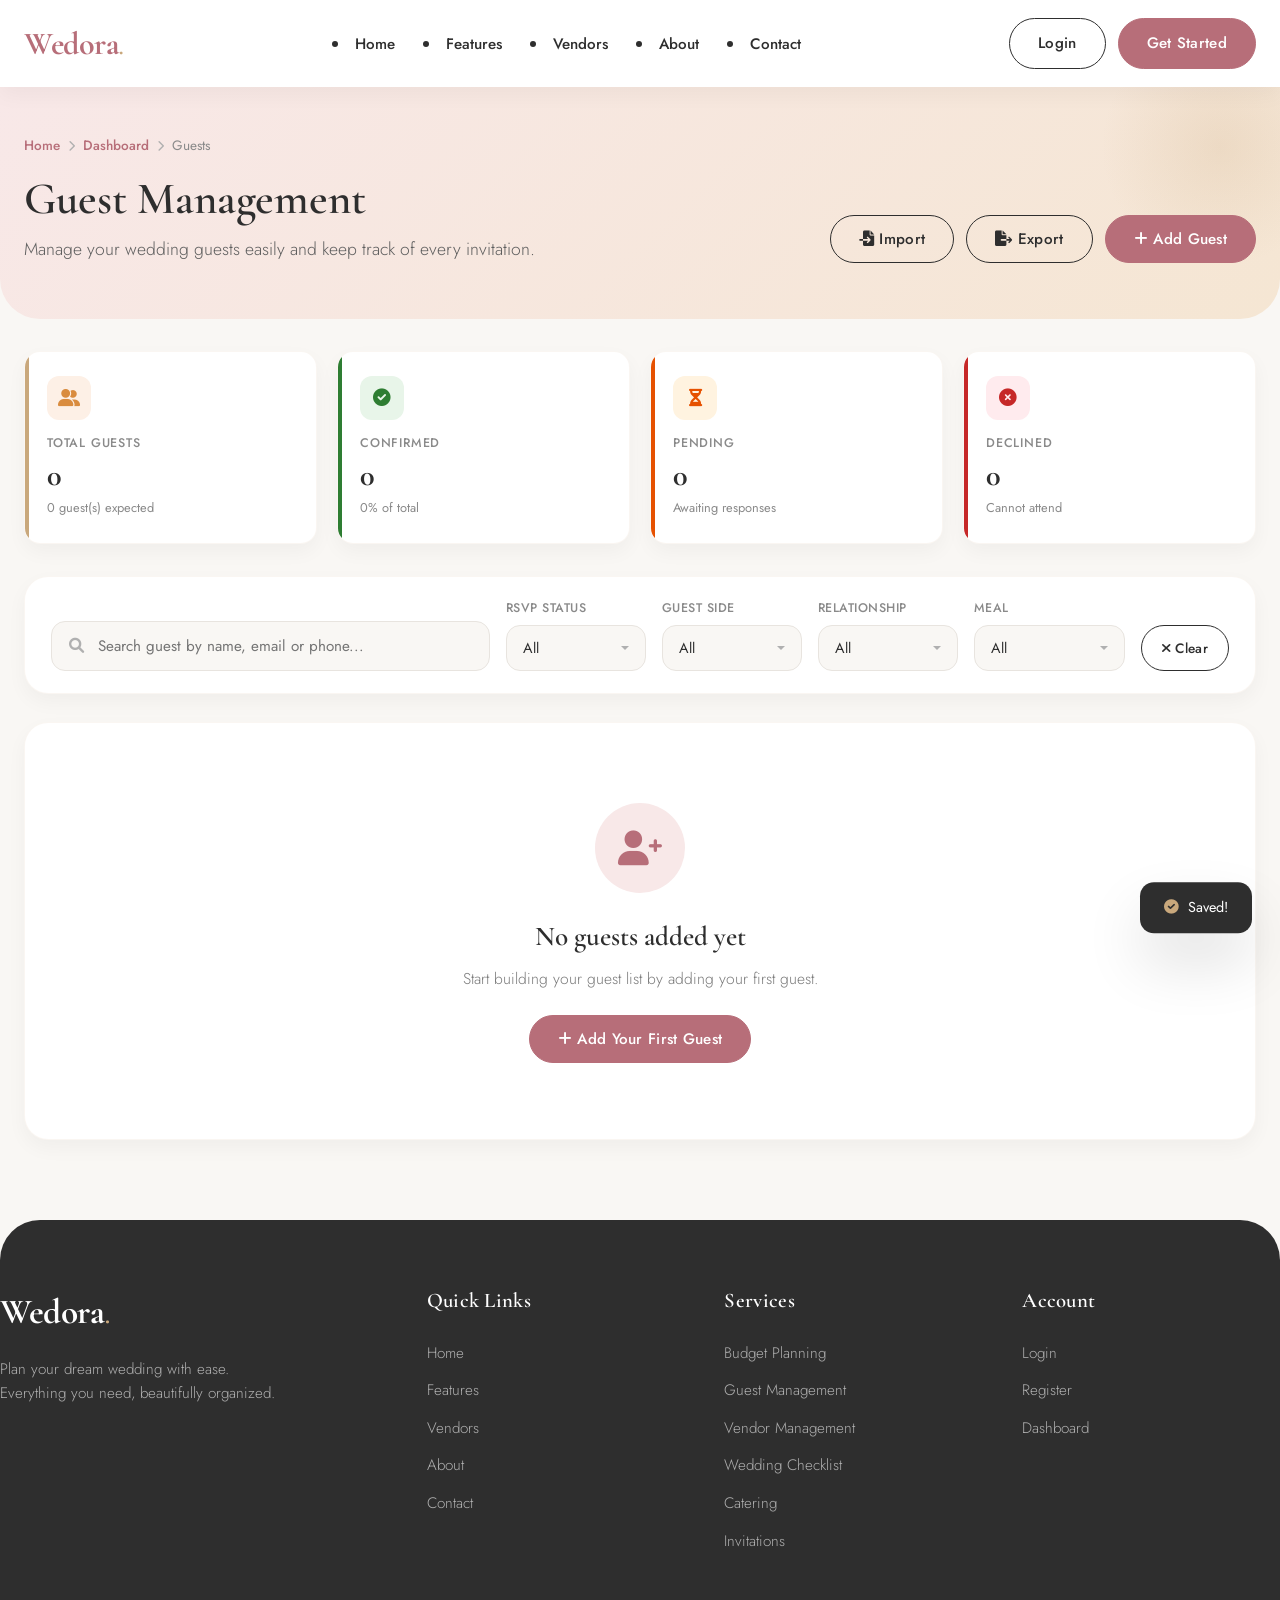
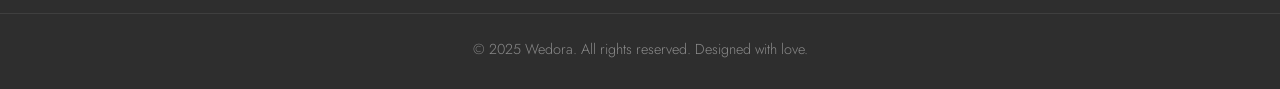
<file: services/guests.html>
<!DOCTYPE html>
<html lang="en">

<head>
    <meta charset="UTF-8">
    <meta name="viewport" content="width=device-width, initial-scale=1.0">
    <title>Guest Management — Wedora</title>
    <!-- Google Fonts + Font Awesome (same as existing Wedora design) -->
    <link rel="preconnect" href="https://fonts.googleapis.com">
    <link rel="preconnect" href="https://fonts.gstatic.com" crossorigin>
    <link
        href="https://fonts.googleapis.com/css2?family=Cormorant+Garamond:ital,wght@0,400;0,500;0,600;0,700;1,400&family=Jost:wght@300;400;500;600&display=swap"
        rel="stylesheet">
    <link rel="stylesheet" href="https://cdnjs.cloudflare.com/ajax/libs/font-awesome/6.0.0-beta3/css/all.min.css">
    <style>
        /* ============================================================
       GLOBAL RESET & VARIABLES (preserve Wedora look)
       ============================================================ */
        * {
            margin: 0;
            padding: 0;
            box-sizing: border-box;
        }

        :root {
            --blush: #f8e8e8;
            --champagne: #f5e6d3;
            --gold: #c9a87c;
            --deep-rose: #b76e79;
            --charcoal: #2e2e2e;
            --soft-gray: #f9f7f4;
            --white: #ffffff;
            --shadow-sm: 0 8px 20px rgba(0, 0, 0, 0.04);
            --shadow-md: 0 12px 28px rgba(0, 0, 0, 0.06);
            --shadow-lg: 0 20px 40px rgba(0, 0, 0, 0.08);
            --shadow-xl: 0 30px 60px rgba(0, 0, 0, 0.12);
            --border-radius: 24px;
            --border-radius-sm: 16px;
            --font-serif: 'Cormorant Garamond', serif;
            --font-sans: 'Jost', sans-serif;
            --transition: all 0.25s ease;
        }

        body {
            font-family: var(--font-sans);
            background: var(--soft-gray);
            color: var(--charcoal);
            line-height: 1.6;
            font-weight: 400;
            min-height: 100vh;
            overflow-x: hidden;
        }

        a {
            text-decoration: none;
            color: inherit;
        }

        ul {
            list-style: none;
        }

        img {
            max-width: 100%;
            display: block;
        }

        /* ============================================================
       NAVBAR — MASTER HEADER
       ============================================================ */
        .navbar {
            padding: 18px 0;
            background: var(--white);
            box-shadow: var(--shadow-sm);
            position: sticky;
            top: 0;
            z-index: 1000;
        }

        .nav-container {
            max-width: 1400px;
            margin: 0 auto;
            padding: 0 24px;
            display: flex;
            align-items: center;
            justify-content: space-between;
        }

        .logo {
            font-family: var(--font-serif);
            font-size: 2rem;
            font-weight: 700;
            color: var(--deep-rose);
            letter-spacing: -0.5px;
        }

        .logo span {
            color: var(--gold);
            font-weight: 400;
        }

        .nav-menu {
            display: flex;
            align-items: center;
            gap: 28px;
        }

        .nav-item a {
            font-size: 0.95rem;
            font-weight: 500;
            color: var(--charcoal);
            transition: var(--transition);
            position: relative;
            padding-bottom: 4px;
        }

        .nav-item a:hover {
            color: var(--deep-rose);
        }

        .nav-item.active a {
            color: var(--deep-rose);
            font-weight: 600;
        }

        .nav-item.active a::after {
            content: '';
            position: absolute;
            bottom: -2px;
            left: 0;
            width: 100%;
            height: 2px;
            background: var(--deep-rose);
            border-radius: 2px;
        }

        .nav-actions {
            display: flex;
            align-items: center;
            gap: 12px;
        }

        .btn {
            display: inline-block;
            padding: 12px 28px;
            border-radius: 40px;
            font-weight: 500;
            font-size: 0.95rem;
            letter-spacing: 0.3px;
            transition: var(--transition);
            cursor: pointer;
            border: 1.5px solid transparent;
            font-family: var(--font-sans);
            text-align: center;
        }

        .btn-primary {
            background: var(--deep-rose);
            color: white;
            border-color: var(--deep-rose);
        }

        .btn-primary:hover {
            background: #a05a64;
            border-color: #a05a64;
            transform: translateY(-2px);
            box-shadow: var(--shadow-md);
        }

        .btn-outline {
            background: transparent;
            color: var(--charcoal);
            border: 1.5px solid var(--charcoal);
        }

        .btn-outline:hover {
            background: var(--charcoal);
            color: white;
            transform: translateY(-2px);
            box-shadow: var(--shadow-sm);
        }

        .btn-gold {
            background: var(--gold);
            color: white;
            border-color: var(--gold);
        }

        .btn-gold:hover {
            background: #b8935f;
            border-color: #b8935f;
            transform: translateY(-2px);
            box-shadow: var(--shadow-md);
        }

        .btn-sm {
            padding: 8px 18px;
            font-size: 0.85rem;
        }

        .hamburger {
            display: none;
            background: none;
            border: none;
            font-size: 1.6rem;
            color: var(--charcoal);
            cursor: pointer;
            padding: 0 8px;
        }

        @media (max-width: 992px) {
            .nav-menu {
                position: fixed;
                top: 78px;
                left: 0;
                width: 100%;
                background: var(--white);
                flex-direction: column;
                align-items: center;
                padding: 28px 20px 36px;
                gap: 20px;
                box-shadow: var(--shadow-lg);
                transform: translateY(-120%);
                transition: transform 0.35s ease;
                opacity: 0;
                pointer-events: none;
                border-radius: 0 0 32px 32px;
                z-index: 999;
            }

            .nav-menu.open {
                transform: translateY(0);
                opacity: 1;
                pointer-events: auto;
            }

            .nav-actions {
                display: none;
            }

            .hamburger {
                display: block;
            }

            .nav-item a {
                font-size: 1.15rem;
                padding: 8px 0;
            }
        }

        /* ============================================================
       PAGE HEADER
       ============================================================ */
        .page-header {
            background: linear-gradient(135deg, var(--blush) 0%, var(--champagne) 100%);
            padding: 48px 0 56px;
            border-radius: 0 0 40px 40px;
            position: relative;
            overflow: hidden;
        }

        .page-header::before {
            content: '';
            position: absolute;
            top: -60px;
            right: -60px;
            width: 240px;
            height: 240px;
            background: radial-gradient(circle, rgba(201, 168, 124, 0.2) 0%, transparent 70%);
            border-radius: 50%;
        }

        .page-header .container {
            max-width: 1400px;
            margin: 0 auto;
            padding: 0 24px;
            position: relative;
            z-index: 1;
        }

        .header-flex {
            display: flex;
            align-items: flex-end;
            justify-content: space-between;
            gap: 24px;
            flex-wrap: wrap;
        }

        .breadcrumb {
            display: flex;
            align-items: center;
            gap: 8px;
            font-size: 0.85rem;
            color: #8a8a8a;
            margin-bottom: 16px;
        }

        .breadcrumb a {
            color: var(--deep-rose);
            font-weight: 500;
            transition: var(--transition);
        }

        .breadcrumb a:hover {
            text-decoration: underline;
        }

        .breadcrumb i {
            font-size: 0.7rem;
            color: #b0b0b0;
        }

        .page-header h1 {
            font-family: var(--font-serif);
            font-size: 2.8rem;
            font-weight: 600;
            color: var(--charcoal);
            margin-bottom: 8px;
            line-height: 1.2;
        }

        .page-header p {
            color: #5e5e5e;
            font-weight: 300;
            font-size: 1.1rem;
            max-width: 640px;
        }

        .header-actions {
            display: flex;
            gap: 12px;
            flex-wrap: wrap;
        }

        /* ============================================================
       MAIN WRAPPER
       ============================================================ */
        .guests-wrapper {
            max-width: 1400px;
            margin: 0 auto;
            padding: 32px 24px 60px;
        }

        /* ============================================================
       STATISTICS CARDS
       ============================================================ */
        .stats-grid {
            display: grid;
            grid-template-columns: repeat(4, 1fr);
            gap: 20px;
            margin-bottom: 32px;
        }

        .stat-card {
            background: var(--white);
            border-radius: var(--border-radius-sm);
            padding: 24px 22px;
            box-shadow: var(--shadow-sm);
            transition: var(--transition);
            border: 1px solid rgba(201, 168, 124, 0.1);
            position: relative;
            overflow: hidden;
        }

        .stat-card:hover {
            transform: translateY(-4px);
            box-shadow: var(--shadow-md);
            border-color: var(--gold);
        }

        .stat-card::before {
            content: '';
            position: absolute;
            top: 0;
            left: 0;
            width: 4px;
            height: 100%;
            border-radius: 4px 0 0 4px;
        }

        .stat-card.total::before {
            background: var(--gold);
        }

        .stat-card.confirmed::before {
            background: #2e7d32;
        }

        .stat-card.pending::before {
            background: #e65100;
        }

        .stat-card.declined::before {
            background: #c62828;
        }

        .stat-card .icon-wrap {
            width: 44px;
            height: 44px;
            border-radius: 12px;
            display: flex;
            align-items: center;
            justify-content: center;
            font-size: 1.1rem;
            margin-bottom: 14px;
        }

        .stat-card.total .icon-wrap {
            background: #fdf0e6;
            color: #d98c3f;
        }

        .stat-card.confirmed .icon-wrap {
            background: #e8f5e9;
            color: #2e7d32;
        }

        .stat-card.pending .icon-wrap {
            background: #fff3e0;
            color: #e65100;
        }

        .stat-card.declined .icon-wrap {
            background: #ffebee;
            color: #c62828;
        }

        .stat-card .label {
            font-size: 0.78rem;
            color: #8a8a8a;
            text-transform: uppercase;
            letter-spacing: 0.8px;
            font-weight: 500;
            margin-bottom: 4px;
        }

        .stat-card .value {
            font-family: var(--font-serif);
            font-size: 1.9rem;
            font-weight: 700;
            color: var(--charcoal);
            line-height: 1.2;
        }

        .stat-card .sub {
            font-size: 0.8rem;
            color: #8a8a8a;
            margin-top: 4px;
        }

        /* ============================================================
       TOOLBAR (Search + Filters)
       ============================================================ */
        .toolbar {
            background: var(--white);
            border-radius: var(--border-radius);
            padding: 22px 26px;
            box-shadow: var(--shadow-sm);
            margin-bottom: 28px;
            border: 1px solid rgba(201, 168, 124, 0.1);
        }

        .toolbar-row {
            display: flex;
            gap: 16px;
            flex-wrap: wrap;
            align-items: flex-end;
        }

        .search-box {
            flex: 1;
            min-width: 220px;
            position: relative;
        }

        .search-box i {
            position: absolute;
            left: 18px;
            top: 50%;
            transform: translateY(-50%);
            color: #b0b0b0;
            font-size: 0.95rem;
            pointer-events: none;
        }

        .search-box input {
            width: 100%;
            padding: 13px 18px 13px 46px;
            border: 1.5px solid #e8e4df;
            border-radius: 14px;
            font-family: var(--font-sans);
            font-size: 0.95rem;
            color: var(--charcoal);
            background: var(--soft-gray);
            transition: var(--transition);
            outline: none;
        }

        .search-box input:focus {
            border-color: var(--deep-rose);
            background: var(--white);
            box-shadow: 0 0 0 4px rgba(183, 110, 121, 0.08);
        }

        .filter-group {
            display: flex;
            flex-direction: column;
            min-width: 140px;
        }

        .filter-group label {
            font-size: 0.78rem;
            font-weight: 500;
            color: #8a8a8a;
            text-transform: uppercase;
            letter-spacing: 0.5px;
            margin-bottom: 6px;
        }

        .filter-group select {
            padding: 12px 16px;
            border: 1.5px solid #e8e4df;
            border-radius: 14px;
            font-family: var(--font-sans);
            font-size: 0.9rem;
            color: var(--charcoal);
            background: var(--soft-gray);
            transition: var(--transition);
            outline: none;
            cursor: pointer;
            appearance: none;
            -webkit-appearance: none;
            background-image: url("data:image/svg+xml,%3Csvg xmlns='http://www.w3.org/2000/svg' width='12' height='12' viewBox='0 0 12 12'%3E%3Cpath fill='%23b0b0b0' d='M6 8L2 4h8z'/%3E%3C/svg%3E");
            background-repeat: no-repeat;
            background-position: right 14px center;
            padding-right: 38px;
        }

        .filter-group select:focus {
            border-color: var(--deep-rose);
            background-color: var(--white);
            box-shadow: 0 0 0 4px rgba(183, 110, 121, 0.08);
        }

        /* ============================================================
       TABLE
       ============================================================ */
        .table-panel {
            background: var(--white);
            border-radius: var(--border-radius);
            padding: 8px 0 4px;
            box-shadow: var(--shadow-sm);
            border: 1px solid rgba(201, 168, 124, 0.1);
            overflow: hidden;
        }

        .table-wrapper {
            overflow-x: auto;
            -webkit-overflow-scrolling: touch;
        }

        table.guest-table {
            width: 100%;
            border-collapse: collapse;
            min-width: 900px;
        }

        .guest-table thead th {
            text-align: left;
            padding: 16px 18px;
            font-size: 0.75rem;
            text-transform: uppercase;
            letter-spacing: 0.8px;
            color: #8a8a8a;
            font-weight: 600;
            border-bottom: 1.5px solid #eee9e4;
            background: var(--soft-gray);
            white-space: nowrap;
        }

        .guest-table tbody td {
            padding: 16px 18px;
            font-size: 0.9rem;
            color: var(--charcoal);
            border-bottom: 1px solid #f5f1ec;
            vertical-align: middle;
        }

        .guest-table tbody tr:last-child td {
            border-bottom: none;
        }

        .guest-table tbody tr:hover {
            background: var(--soft-gray);
        }

        .guest-name-cell {
            display: flex;
            align-items: center;
            gap: 12px;
        }

        .guest-avatar {
            width: 40px;
            height: 40px;
            border-radius: 50%;
            background: linear-gradient(135deg, var(--deep-rose), var(--gold));
            display: flex;
            align-items: center;
            justify-content: center;
            color: white;
            font-weight: 600;
            font-size: 0.9rem;
            flex-shrink: 0;
        }

        .guest-name-info .name {
            font-weight: 500;
            line-height: 1.3;
        }

        .guest-name-info .email {
            font-size: 0.78rem;
            color: #8a8a8a;
            font-weight: 300;
        }

        .contact-cell {
            font-size: 0.85rem;
            color: #5e5e5e;
        }

        .contact-cell .phone {
            display: block;
            color: #8a8a8a;
            font-size: 0.78rem;
        }

        .badge {
            display: inline-block;
            padding: 4px 12px;
            border-radius: 20px;
            font-size: 0.72rem;
            font-weight: 600;
            letter-spacing: 0.3px;
            white-space: nowrap;
        }

        .badge-confirmed {
            background: #e8f5e9;
            color: #2e7d32;
        }

        .badge-pending {
            background: #fff3e0;
            color: #e65100;
        }

        .badge-declined {
            background: #ffebee;
            color: #c62828;
        }

        .badge-bride {
            background: #fce4ec;
            color: #c2185b;
        }

        .badge-groom {
            background: #e3f2fd;
            color: #1565c0;
        }

        .badge-both {
            background: #f3e5f5;
            color: #6a1b9a;
        }

        .badge-veg {
            background: #e8f5e9;
            color: #2e7d32;
        }

        .badge-nonveg {
            background: #ffebee;
            color: #c62828;
        }

        .badge-jain {
            background: #fff3e0;
            color: #e65100;
        }

        .badge-other-meal {
            background: #f5f5f5;
            color: #616161;
        }

        .row-actions {
            display: flex;
            gap: 6px;
        }

        .row-actions button {
            background: none;
            border: none;
            cursor: pointer;
            padding: 8px 10px;
            border-radius: 8px;
            font-size: 0.85rem;
            transition: var(--transition);
            color: #8a8a8a;
        }

        .row-actions button:hover {
            background: var(--soft-gray);
        }

        .row-actions .view-btn:hover {
            color: #4a7bd8;
        }

        .row-actions .edit-btn:hover {
            color: var(--deep-rose);
        }

        .row-actions .delete-btn:hover {
            color: #d9534f;
        }

        /* Mobile cards (hidden on desktop) */
        .mobile-cards {
            display: none;
            padding: 16px;
            gap: 16px;
            flex-direction: column;
        }

        .guest-card-mobile {
            background: var(--white);
            border-radius: var(--border-radius-sm);
            padding: 18px;
            box-shadow: var(--shadow-sm);
            border: 1px solid rgba(201, 168, 124, 0.12);
            transition: var(--transition);
        }

        .guest-card-mobile:hover {
            box-shadow: var(--shadow-md);
        }

        .guest-card-header {
            display: flex;
            align-items: center;
            gap: 12px;
            margin-bottom: 12px;
        }

        .guest-card-body {
            display: grid;
            grid-template-columns: 1fr 1fr;
            gap: 8px 16px;
            font-size: 0.85rem;
            margin-bottom: 14px;
        }

        .guest-card-body .item {
            display: flex;
            flex-direction: column;
        }

        .guest-card-body .item .k {
            font-size: 0.7rem;
            color: #8a8a8a;
            text-transform: uppercase;
            letter-spacing: 0.5px;
            font-weight: 500;
        }

        .guest-card-body .item .v {
            color: var(--charcoal);
            font-weight: 400;
        }

        .guest-card-actions {
            display: flex;
            gap: 8px;
            padding-top: 12px;
            border-top: 1px solid #f5f1ec;
        }

        .guest-card-actions button {
            flex: 1;
            padding: 9px;
            border-radius: 10px;
            border: 1.5px solid #e8e4df;
            background: var(--white);
            cursor: pointer;
            font-family: var(--font-sans);
            font-size: 0.82rem;
            font-weight: 500;
            color: var(--charcoal);
            transition: var(--transition);
        }

        .guest-card-actions button:hover {
            border-color: var(--deep-rose);
            color: var(--deep-rose);
        }

        /* ============================================================
       EMPTY STATE
       ============================================================ */
        .empty-state {
            text-align: center;
            padding: 72px 24px;
        }

        .empty-state .empty-icon {
            width: 90px;
            height: 90px;
            border-radius: 50%;
            background: var(--blush);
            display: flex;
            align-items: center;
            justify-content: center;
            margin: 0 auto 22px;
            font-size: 2.2rem;
            color: var(--deep-rose);
        }

        .empty-state h3 {
            font-family: var(--font-serif);
            font-size: 1.7rem;
            font-weight: 600;
            color: var(--charcoal);
            margin-bottom: 8px;
        }

        .empty-state p {
            color: #7a7a7a;
            font-weight: 300;
            font-size: 0.98rem;
            margin-bottom: 24px;
            max-width: 380px;
            margin-left: auto;
            margin-right: auto;
        }

        /* ============================================================
       MODAL
       ============================================================ */
        .modal-overlay {
            position: fixed;
            inset: 0;
            background: rgba(0, 0, 0, 0.5);
            z-index: 2000;
            display: flex;
            align-items: center;
            justify-content: center;
            padding: 20px;
            opacity: 0;
            visibility: hidden;
            transition: var(--transition);
        }

        .modal-overlay.show {
            opacity: 1;
            visibility: visible;
        }

        .modal {
            background: var(--white);
            border-radius: var(--border-radius);
            box-shadow: var(--shadow-xl);
            width: 100%;
            max-width: 640px;
            max-height: 92vh;
            overflow-y: auto;
            padding: 32px 32px 28px;
            transform: translateY(20px) scale(0.98);
            transition: var(--transition);
        }

        .modal-overlay.show .modal {
            transform: translateY(0) scale(1);
        }

        .modal-header {
            display: flex;
            align-items: center;
            justify-content: space-between;
            margin-bottom: 22px;
        }

        .modal-header h3 {
            font-family: var(--font-serif);
            font-size: 1.6rem;
            font-weight: 600;
            color: var(--charcoal);
        }

        .modal-close {
            background: none;
            border: none;
            font-size: 1.3rem;
            color: #8a8a8a;
            cursor: pointer;
            padding: 4px;
            transition: var(--transition);
        }

        .modal-close:hover {
            color: var(--deep-rose);
            transform: rotate(90deg);
        }

        .modal-form {
            display: grid;
            grid-template-columns: 1fr 1fr;
            gap: 16px;
        }

        .modal-form .full-width {
            grid-column: 1 / -1;
        }

        .form-group {
            display: flex;
            flex-direction: column;
        }

        .form-group label {
            font-size: 0.85rem;
            font-weight: 500;
            color: var(--charcoal);
            margin-bottom: 7px;
            letter-spacing: 0.2px;
        }

        .form-group label .req {
            color: var(--deep-rose);
            margin-left: 2px;
        }

        .form-control {
            width: 100%;
            padding: 13px 16px;
            border: 1.5px solid #e8e4df;
            border-radius: 12px;
            font-family: var(--font-sans);
            font-size: 0.95rem;
            color: var(--charcoal);
            background: var(--soft-gray);
            transition: var(--transition);
            outline: none;
        }

        .form-control:focus {
            border-color: var(--deep-rose);
            background: var(--white);
            box-shadow: 0 0 0 4px rgba(183, 110, 121, 0.08);
        }

        .form-control.is-invalid {
            border-color: #d9534f;
            background: #fff6f6;
        }

        textarea.form-control {
            resize: vertical;
            min-height: 76px;
            font-family: var(--font-sans);
        }

        select.form-control {
            appearance: none;
            -webkit-appearance: none;
            background-image: url("data:image/svg+xml,%3Csvg xmlns='http://www.w3.org/2000/svg' width='12' height='12' viewBox='0 0 12 12'%3E%3Cpath fill='%23b0b0b0' d='M6 8L2 4h8z'/%3E%3C/svg%3E");
            background-repeat: no-repeat;
            background-position: right 14px center;
            padding-right: 38px;
            cursor: pointer;
        }

        .error-message {
            display: none;
            color: #d9534f;
            font-size: 0.78rem;
            margin-top: 5px;
            font-weight: 400;
        }

        .error-message.show {
            display: block;
        }

        .modal-actions {
            display: flex;
            gap: 12px;
            margin-top: 24px;
            grid-column: 1 / -1;
        }

        .modal-actions .btn {
            flex: 1;
            padding: 14px 24px;
        }

        /* ============================================================
       DETAILS MODAL
       ============================================================ */
        .details-grid {
            display: grid;
            grid-template-columns: 1fr 1fr;
            gap: 18px;
        }

        .detail-item {
            display: flex;
            flex-direction: column;
        }

        .detail-item.full-width {
            grid-column: 1 / -1;
        }

        .detail-item .k {
            font-size: 0.72rem;
            text-transform: uppercase;
            letter-spacing: 0.8px;
            color: #8a8a8a;
            font-weight: 600;
            margin-bottom: 4px;
        }

        .detail-item .v {
            font-size: 0.95rem;
            color: var(--charcoal);
            font-weight: 400;
            word-break: break-word;
        }

        .details-header {
            display: flex;
            align-items: center;
            gap: 16px;
            margin-bottom: 24px;
            padding-bottom: 22px;
            border-bottom: 1px solid #f5f1ec;
        }

        .details-avatar {
            width: 64px;
            height: 64px;
            border-radius: 50%;
            background: linear-gradient(135deg, var(--deep-rose), var(--gold));
            display: flex;
            align-items: center;
            justify-content: center;
            color: white;
            font-weight: 700;
            font-size: 1.4rem;
            flex-shrink: 0;
        }

        .details-header-info h3 {
            font-family: var(--font-serif);
            font-size: 1.5rem;
            font-weight: 600;
            color: var(--charcoal);
            line-height: 1.2;
        }

        .details-header-info p {
            font-size: 0.85rem;
            color: #8a8a8a;
            font-weight: 300;
        }

        /* ============================================================
       TOAST
       ============================================================ */
        .toast {
            position: fixed;
            bottom: 28px;
            right: 28px;
            background: var(--charcoal);
            color: white;
            padding: 14px 24px;
            border-radius: 14px;
            box-shadow: var(--shadow-xl);
            font-size: 0.9rem;
            display: flex;
            align-items: center;
            gap: 10px;
            z-index: 3000;
            transform: translateY(120%);
            transition: transform 0.35s ease;
            max-width: 360px;
        }

        .toast.show {
            transform: translateY(0);
        }

        .toast i {
            color: var(--gold);
        }

        .toast.error i {
            color: #ef9a9a;
        }

        /* ============================================================
       FOOTER — MASTER FOOTER FROM index.html
       ============================================================ */
        .footer {
            background: var(--charcoal);
            color: #dadada;
            padding: 64px 0 28px;
            border-radius: 40px 40px 0 0;
            margin-top: 20px;
        }

        .footer-grid {
            display: grid;
            grid-template-columns: 1.5fr 1fr 1fr 1fr;
            gap: 40px;
            margin-bottom: 48px;
        }

        .footer-brand .logo {
            color: white;
            font-size: 2.2rem;
            margin-bottom: 16px;
            display: inline-block;
        }

        .footer-brand p {
            color: #b0b0b0;
            font-weight: 300;
            max-width: 280px;
            font-size: 0.95rem;
        }

        .footer-col h4 {
            color: white;
            font-family: var(--font-serif);
            font-size: 1.3rem;
            font-weight: 600;
            margin-bottom: 22px;
            letter-spacing: 0.3px;
        }

        .footer-col ul li {
            margin-bottom: 12px;
        }

        .footer-col ul li a {
            color: #b0b0b0;
            font-weight: 300;
            transition: var(--transition);
            font-size: 0.95rem;
        }

        .footer-col ul li a:hover {
            color: var(--gold);
            padding-left: 4px;
        }

        .footer-bottom {
            border-top: 1px solid #3f3f3f;
            padding-top: 24px;
            text-align: center;
            color: #8a8a8a;
            font-size: 0.9rem;
            font-weight: 300;
        }

        /* ============================================================
       RESPONSIVE
       ============================================================ */
        @media (max-width: 1200px) {
            .stats-grid {
                grid-template-columns: repeat(2, 1fr);
            }

            .footer-grid {
                grid-template-columns: 1.2fr 1fr 1fr;
            }

            .footer-grid .footer-col:last-child {
                grid-column: span 3;
            }
        }

        @media (max-width: 992px) {
            .table-wrapper {
                display: none;
            }

            .mobile-cards {
                display: flex;
            }

            .footer-grid {
                grid-template-columns: 1fr 1fr;
            }

            .footer-grid .footer-col:last-child {
                grid-column: auto;
            }
        }

        @media (max-width: 768px) {
            .page-header h1 {
                font-size: 2.1rem;
            }

            .guests-wrapper {
                padding: 24px 16px 48px;
            }

            .stats-grid {
                grid-template-columns: 1fr 1fr;
                gap: 14px;
            }

            .stat-card .value {
                font-size: 1.5rem;
            }

            .toolbar {
                padding: 18px;
            }

            .toolbar-row {
                flex-direction: column;
                align-items: stretch;
            }

            .search-box {
                min-width: 0;
            }

            .filter-group {
                min-width: 0;
            }

            .modal {
                padding: 24px 20px;
            }

            .modal-form {
                grid-template-columns: 1fr;
            }

            .details-grid {
                grid-template-columns: 1fr;
            }

            .footer-grid {
                grid-template-columns: 1fr 1fr;
            }

            .footer-grid .footer-col:last-child {
                grid-column: auto;
            }
        }

        @media (max-width: 480px) {
            .stats-grid {
                grid-template-columns: 1fr;
            }

            .footer-grid {
                grid-template-columns: 1fr;
                gap: 28px;
            }

            .footer-grid .footer-col:last-child {
                grid-column: auto;
            }

            .header-actions {
                width: 100%;
            }

            .header-actions .btn {
                flex: 1;
            }
        }

        /* ============================================================
       ANIMATIONS
       ============================================================ */
        @keyframes fadeInUp {
            from {
                opacity: 0;
                transform: translateY(14px);
            }

            to {
                opacity: 1;
                transform: translateY(0);
            }
        }

        .fade-in {
            animation: fadeInUp 0.4s ease forwards;
        }

        /* ============================================================
       HIDDEN FILE INPUT
       ============================================================ */
        .hidden-file-input {
            display: none;
        }
    </style>
</head>

<body>

    <!-- ============================================================
       NAVBAR — MASTER HEADER (Home | Features | Vendors | About | Contact)
       This file lives in services/ so all root links use ../
       ============================================================ -->
    <header class="navbar">
        <div class="nav-container">
            <a href="../index.html" class="logo">Wedora<span>.</span></a>

            <nav class="nav-menu" id="navMenu">
                <li class="nav-item"><a href="../index.html">Home</a></li>
                <li class="nav-item"><a href="../Pages/features.html">Features</a></li>
                <li class="nav-item"><a href="vendors.html">Vendors</a></li>
                <li class="nav-item"><a href="../Pages/about.html">About</a></li>
                <li class="nav-item"><a href="../Pages/contact.html">Contact</a></li>
            </nav>

            <div class="nav-actions">
                <a href="../login.html" class="btn btn-outline">Login</a>
                <a href="../register.html" class="btn btn-primary">Get Started</a>
            </div>

            <button class="hamburger" id="hamburger" aria-label="Toggle navigation">
                <i class="fas fa-bars"></i>
            </button>
        </div>
    </header>

    <!-- ============================================================
       PAGE HEADER
       ============================================================ -->
    <section class="page-header">
        <div class="container">
            <div class="header-flex">
                <div>
                    <div class="breadcrumb">
                        <a href="../index.html">Home</a>
                        <i class="fas fa-chevron-right"></i>
                        <a href="../dashboard.html">Dashboard</a>
                        <i class="fas fa-chevron-right"></i>
                        <span>Guests</span>
                    </div>
                    <h1>Guest Management</h1>
                    <p>Manage your wedding guests easily and keep track of every invitation.</p>
                </div>
                <div class="header-actions">
                    <button class="btn btn-outline" id="importBtn">
                        <i class="fas fa-file-import"></i> Import
                    </button>
                    <button class="btn btn-outline" id="exportBtn">
                        <i class="fas fa-file-export"></i> Export
                    </button>
                    <button class="btn btn-primary" id="addGuestBtn">
                        <i class="fas fa-plus"></i> Add Guest
                    </button>
                </div>
            </div>
        </div>
    </section>

    <input type="file" id="importFileInput" class="hidden-file-input" accept=".csv,text/csv">

    <!-- ============================================================
       MAIN CONTENT
       ============================================================ -->
    <main class="guests-wrapper">

        <!-- ========== STATISTICS ========== -->
        <section class="stats-grid" id="statsGrid">
            <div class="stat-card total">
                <div class="icon-wrap"><i class="fas fa-user-friends"></i></div>
                <div class="label">Total Guests</div>
                <div class="value" id="statTotal">0</div>
                <div class="sub" id="statTotalSub">0 invitation(s)</div>
            </div>
            <div class="stat-card confirmed">
                <div class="icon-wrap"><i class="fas fa-check-circle"></i></div>
                <div class="label">Confirmed</div>
                <div class="value" id="statConfirmed">0</div>
                <div class="sub" id="statConfirmedSub">0% of total</div>
            </div>
            <div class="stat-card pending">
                <div class="icon-wrap"><i class="fas fa-hourglass-half"></i></div>
                <div class="label">Pending</div>
                <div class="value" id="statPending">0</div>
                <div class="sub" id="statPendingSub">Awaiting response</div>
            </div>
            <div class="stat-card declined">
                <div class="icon-wrap"><i class="fas fa-times-circle"></i></div>
                <div class="label">Declined</div>
                <div class="value" id="statDeclined">0</div>
                <div class="sub" id="statDeclinedSub">Cannot attend</div>
            </div>
        </section>

        <!-- ========== TOOLBAR ========== -->
        <section class="toolbar">
            <div class="toolbar-row">
                <div class="search-box">
                    <i class="fas fa-search"></i>
                    <input type="text" id="searchInput" placeholder="Search guest by name, email or phone...">
                </div>
                <div class="filter-group">
                    <label for="filterRsvp">RSVP Status</label>
                    <select id="filterRsvp">
                        <option value="">All</option>
                        <option value="confirmed">Confirmed</option>
                        <option value="pending">Pending</option>
                        <option value="declined">Declined</option>
                    </select>
                </div>
                <div class="filter-group">
                    <label for="filterSide">Guest Side</label>
                    <select id="filterSide">
                        <option value="">All</option>
                        <option value="bride">Bride</option>
                        <option value="groom">Groom</option>
                        <option value="both">Both</option>
                    </select>
                </div>
                <div class="filter-group">
                    <label for="filterRelationship">Relationship</label>
                    <select id="filterRelationship">
                        <option value="">All</option>
                        <option value="family">Family</option>
                        <option value="friend">Friend</option>
                        <option value="relative">Relative</option>
                        <option value="colleague">Colleague</option>
                        <option value="other">Other</option>
                    </select>
                </div>
                <div class="filter-group">
                    <label for="filterMeal">Meal</label>
                    <select id="filterMeal">
                        <option value="">All</option>
                        <option value="vegetarian">Vegetarian</option>
                        <option value="non-vegetarian">Non-Vegetarian</option>
                        <option value="jain">Jain</option>
                        <option value="other">Other</option>
                    </select>
                </div>
                <button class="btn btn-outline btn-sm" id="clearFiltersBtn" style="padding: 12px 20px;">
                    <i class="fas fa-times"></i> Clear
                </button>
            </div>
        </section>

        <!-- ========== TABLE + MOBILE CARDS ========== -->
        <section class="table-panel">
            <div class="table-wrapper">
                <table class="guest-table">
                    <thead>
                        <tr>
                            <th>Guest Name</th>
                            <th>Contact</th>
                            <th>Relationship</th>
                            <th>Side</th>
                            <th>Guests</th>
                            <th>Meal</th>
                            <th>RSVP</th>
                            <th>Actions</th>
                        </tr>
                    </thead>
                    <tbody id="guestTableBody"></tbody>
                </table>
            </div>

            <div class="mobile-cards" id="mobileCards"></div>

            <!-- Empty state (shared) -->
            <div class="empty-state" id="emptyState" style="display: none;">
                <div class="empty-icon"><i class="fas fa-user-plus"></i></div>
                <h3>No guests added yet</h3>
                <p>Start building your guest list by adding your first guest.</p>
                <button class="btn btn-primary" id="addFirstGuestBtn">
                    <i class="fas fa-plus"></i> Add Your First Guest
                </button>
            </div>
        </section>

    </main>

    <!-- ============================================================
       FOOTER — MASTER FOOTER FROM index.html
       ============================================================ -->
    <footer class="footer">
        <div class="container">
            <div class="footer-grid">
                <div class="footer-brand">
                    <a href="../index.html" class="logo">Wedora<span>.</span></a>
                    <p>Plan your dream wedding with ease. Everything you need, beautifully organized.</p>
                </div>

                <div class="footer-col">
                    <h4>Quick Links</h4>
                    <ul>
                        <li><a href="../index.html">Home</a></li>
                        <li><a href="../Pages/features.html">Features</a></li>
                        <li><a href="vendors.html">Vendors</a></li>
                        <li><a href="../Pages/about.html">About</a></li>
                        <li><a href="../Pages/contact.html">Contact</a></li>
                    </ul>
                </div>

                <div class="footer-col">
                    <h4>Services</h4>
                    <ul>
                        <li><a href="budget.html">Budget Planning</a></li>
                        <li><a href="guests.html">Guest Management</a></li>
                        <li><a href="vendors.html">Vendor Management</a></li>
                        <li><a href="checklist.html">Wedding Checklist</a></li>
                        <li><a href="catering.html">Catering</a></li>
                        <li><a href="invitations.html">Invitations</a></li>
                    </ul>
                </div>

                <div class="footer-col">
                    <h4>Account</h4>
                    <ul>
                        <li><a href="../login.html">Login</a></li>
                        <li><a href="../register.html">Register</a></li>
                        <li><a href="../dashboard.html">Dashboard</a></li>
                    </ul>
                </div>
            </div>

            <div class="footer-bottom">
                <p>&copy; 2025 Wedora. All rights reserved. Designed with love.</p>
            </div>
        </div>
    </footer>

    <!-- ============================================================
       MODAL: Add / Edit Guest
       ============================================================ -->
    <div class="modal-overlay" id="guestModal">
        <div class="modal">
            <div class="modal-header">
                <h3 id="modalTitle">Add Guest</h3>
                <button class="modal-close" id="modalClose" aria-label="Close">
                    <i class="fas fa-times"></i>
                </button>
            </div>
            <form class="modal-form" id="guestForm" novalidate>
                <input type="hidden" id="guestId">

                <div class="form-group full-width">
                    <label for="guestName">Full Name <span class="req">*</span></label>
                    <input type="text" id="guestName" class="form-control" placeholder="e.g. Aarav Sharma"
                        autocomplete="name">
                    <div class="error-message" id="guestNameError">Full name is required.</div>
                </div>

                <div class="form-group">
                    <label for="guestEmail">Email</label>
                    <input type="email" id="guestEmail" class="form-control" placeholder="guest@example.com"
                        autocomplete="email">
                    <div class="error-message" id="guestEmailError">Please enter a valid email.</div>
                </div>

                <div class="form-group">
                    <label for="guestPhone">Phone Number</label>
                    <input type="tel" id="guestPhone" class="form-control" placeholder="+91 98765 43210"
                        autocomplete="tel">
                    <div class="error-message" id="guestPhoneError">Please enter a valid phone number.</div>
                </div>

                <div class="form-group">
                    <label for="guestRelationship">Relationship</label>
                    <select id="guestRelationship" class="form-control">
                        <option value="family">Family</option>
                        <option value="friend" selected>Friend</option>
                        <option value="relative">Relative</option>
                        <option value="colleague">Colleague</option>
                        <option value="other">Other</option>
                    </select>
                </div>

                <div class="form-group">
                    <label for="guestSide">Guest Side</label>
                    <select id="guestSide" class="form-control">
                        <option value="bride">Bride</option>
                        <option value="groom">Groom</option>
                        <option value="both" selected>Both</option>
                    </select>
                </div>

                <div class="form-group">
                    <label for="guestRsvp">RSVP Status</label>
                    <select id="guestRsvp" class="form-control">
                        <option value="pending" selected>Pending</option>
                        <option value="confirmed">Confirmed</option>
                        <option value="declined">Declined</option>
                    </select>
                </div>

                <div class="form-group">
                    <label for="guestCount">Number of Guests</label>
                    <input type="number" id="guestCount" class="form-control" value="1" min="1" step="1">
                    <div class="error-message" id="guestCountError">Must be at least 1.</div>
                </div>

                <div class="form-group">
                    <label for="guestMeal">Meal Preference</label>
                    <select id="guestMeal" class="form-control">
                        <option value="vegetarian">Vegetarian</option>
                        <option value="non-vegetarian">Non-Vegetarian</option>
                        <option value="jain">Jain</option>
                        <option value="other">Other</option>
                    </select>
                </div>

                <div class="form-group full-width">
                    <label for="guestSpecial">Special Requirements</label>
                    <input type="text" id="guestSpecial" class="form-control"
                        placeholder="e.g. Wheelchair access, allergy info...">
                </div>

                <div class="form-group full-width">
                    <label for="guestNotes">Notes</label>
                    <textarea id="guestNotes" class="form-control" placeholder="Any additional notes..."></textarea>
                </div>

                <div class="modal-actions">
                    <button type="button" class="btn btn-outline" id="cancelGuest">Cancel</button>
                    <button type="submit" class="btn btn-primary" id="saveGuest">Add Guest</button>
                </div>
            </form>
        </div>
    </div>

    <!-- ============================================================
       MODAL: Guest Details
       ============================================================ -->
    <div class="modal-overlay" id="detailsModal">
        <div class="modal">
            <div class="modal-header">
                <h3>Guest Details</h3>
                <button class="modal-close" id="detailsClose" aria-label="Close">
                    <i class="fas fa-times"></i>
                </button>
            </div>
            <div id="detailsContent">
                <!-- Filled by JS -->
            </div>
            <div class="modal-actions">
                <button type="button" class="btn btn-outline" id="detailsCloseBtn">Close</button>
                <button type="button" class="btn btn-primary" id="detailsEditBtn">
                    <i class="fas fa-edit"></i> Edit Guest
                </button>
            </div>
        </div>
    </div>

    <!-- Toast -->
    <div class="toast" id="toast">
        <i class="fas fa-check-circle"></i>
        <span id="toastText">Saved!</span>
    </div>

    <!-- ============================================================
       JAVASCRIPT — unchanged (guest CRUD + CSV + filters + hamburger)
       ============================================================ -->
    <script>
        (function () {
            'use strict';

            /* ==========================================================
               CONSTANTS
               ========================================================== */
            const STORAGE_KEY = 'wedora_guests';

            const RELATIONSHIP_LABELS = {
                family: 'Family',
                friend: 'Friend',
                relative: 'Relative',
                colleague: 'Colleague',
                other: 'Other'
            };

            const SIDE_LABELS = {
                bride: 'Bride',
                groom: 'Groom',
                both: 'Both'
            };

            const RSVP_LABELS = {
                confirmed: 'Confirmed',
                pending: 'Pending',
                declined: 'Declined'
            };

            const MEAL_LABELS = {
                vegetarian: 'Vegetarian',
                'non-vegetarian': 'Non-Vegetarian',
                jain: 'Jain',
                other: 'Other'
            };

            /* ==========================================================
               STATE
               ========================================================== */
            let guests = [];
            let currentFilters = {
                search: '',
                rsvp: '',
                side: '',
                relationship: '',
                meal: ''
            };

            /* ==========================================================
               LOCALSTORAGE
               ========================================================== */
            function loadGuests() {
                try {
                    const stored = localStorage.getItem(STORAGE_KEY);
                    if (stored) {
                        const parsed = JSON.parse(stored);
                        if (Array.isArray(parsed)) {
                            guests = parsed.map(normalizeGuest);
                            return;
                        }
                    }
                } catch (e) {
                    console.warn('Could not load guests:', e);
                }
                guests = [];
            }

            function saveGuests() {
                try {
                    localStorage.setItem(STORAGE_KEY, JSON.stringify(guests));
                } catch (e) {
                    console.warn('Could not save guests:', e);
                }
            }

            function normalizeGuest(g) {
                return {
                    id: g.id || generateId(),
                    name: g.name || '',
                    email: g.email || '',
                    phone: g.phone || '',
                    relationship: g.relationship || 'other',
                    side: g.side || 'both',
                    rsvp: g.rsvp || 'pending',
                    count: Number(g.count) || 1,
                    meal: g.meal || 'vegetarian',
                    special: g.special || '',
                    notes: g.notes || '',
                    createdAt: g.createdAt || new Date().toISOString()
                };
            }

            function generateId() {
                return 'g_' + Date.now() + '_' + Math.random().toString(36).slice(2, 8);
            }

            /* ==========================================================
               UTILS
               ========================================================== */
            function escapeHtml(str) {
                if (str === null || str === undefined) return '';
                return String(str)
                    .replace(/&/g, '&amp;')
                    .replace(/</g, '&lt;')
                    .replace(/>/g, '&gt;')
                    .replace(/"/g, '&quot;')
                    .replace(/'/g, '&#039;');
            }

            function getInitials(name) {
                if (!name) return '?';
                const parts = name.trim().split(/\s+/);
                if (parts.length === 1) return parts[0].charAt(0).toUpperCase();
                return (parts[0].charAt(0) + parts[parts.length - 1].charAt(0)).toUpperCase();
            }

            function rsvpBadge(rsvp) {
                return '<span class="badge badge-' + rsvp + '">' + RSVP_LABELS[rsvp] + '</span>';
            }

            function sideBadge(side) {
                return '<span class="badge badge-' + side + '">' + SIDE_LABELS[side] + '</span>';
            }

            function mealBadge(meal) {
                const map = {
                    'vegetarian': 'badge-veg',
                    'non-vegetarian': 'badge-nonveg',
                    'jain': 'badge-jain',
                    'other': 'badge-other-meal'
                };
                return '<span class="badge ' + (map[meal] || 'badge-other-meal') + '">' + MEAL_LABELS[meal] + '</span>';
            }

            function relationshipLabel(r) {
                return RELATIONSHIP_LABELS[r] || 'Other';
            }

            /* ==========================================================
               TOAST
               ========================================================== */
            let toastTimer;
            function showToast(message, isError) {
                const toast = document.getElementById('toast');
                const toastText = document.getElementById('toastText');
                const icon = toast.querySelector('i');
                toastText.textContent = message;
                if (isError) {
                    toast.classList.add('error');
                    icon.className = 'fas fa-exclamation-circle';
                } else {
                    toast.classList.remove('error');
                    icon.className = 'fas fa-check-circle';
                }
                toast.classList.add('show');
                clearTimeout(toastTimer);
                toastTimer = setTimeout(() => toast.classList.remove('show'), 2600);
            }

            /* ==========================================================
               STATISTICS
               ========================================================== */
            function getStats() {
                const total = guests.length;
                const totalPeople = guests.reduce((s, g) => s + (g.count || 1), 0);
                const confirmed = guests.filter(g => g.rsvp === 'confirmed').length;
                const pending = guests.filter(g => g.rsvp === 'pending').length;
                const declined = guests.filter(g => g.rsvp === 'declined').length;
                return { total, totalPeople, confirmed, pending, declined };
            }

            function renderStats() {
                const s = getStats();
                const pct = s.total > 0 ? Math.round((s.confirmed / s.total) * 100) : 0;

                document.getElementById('statTotal').textContent = s.total;
                document.getElementById('statTotalSub').textContent = s.totalPeople + ' guest(s) expected';
                document.getElementById('statConfirmed').textContent = s.confirmed;
                document.getElementById('statConfirmedSub').textContent = pct + '% of total';
                document.getElementById('statPending').textContent = s.pending;
                document.getElementById('statPendingSub').textContent = s.pending === 1 ? 'Awaiting response' : 'Awaiting responses';
                document.getElementById('statDeclined').textContent = s.declined;
                document.getElementById('statDeclinedSub').textContent = s.declined === 1 ? 'Cannot attend' : 'Cannot attend';
            }

            /* ==========================================================
               FILTERING
               ========================================================== */
            function applyFilters(list) {
                return list.filter(g => {
                    if (currentFilters.search) {
                        const q = currentFilters.search.toLowerCase();
                        const hay = (g.name + ' ' + g.email + ' ' + g.phone).toLowerCase();
                        if (!hay.includes(q)) return false;
                    }
                    if (currentFilters.rsvp && g.rsvp !== currentFilters.rsvp) return false;
                    if (currentFilters.side && g.side !== currentFilters.side) return false;
                    if (currentFilters.relationship && g.relationship !== currentFilters.relationship) return false;
                    if (currentFilters.meal && g.meal !== currentFilters.meal) return false;
                    return true;
                });
            }

            /* ==========================================================
               RENDER TABLE
               ========================================================== */
            function renderTable(filtered) {
                const tbody = document.getElementById('guestTableBody');
                tbody.innerHTML = '';

                filtered.forEach(g => {
                    const tr = document.createElement('tr');
                    tr.innerHTML = `
            <td>
              <div class="guest-name-cell">
                <div class="guest-avatar">${escapeHtml(getInitials(g.name))}</div>
                <div class="guest-name-info">
                  <div class="name">${escapeHtml(g.name)}</div>
                  <div class="email">${escapeHtml(g.email || '—')}</div>
                </div>
              </div>
            </td>
            <td class="contact-cell">
              ${escapeHtml(g.phone || '—')}
            </td>
            <td>${escapeHtml(relationshipLabel(g.relationship))}</td>
            <td>${sideBadge(g.side)}</td>
            <td>${g.count || 1}</td>
            <td>${mealBadge(g.meal)}</td>
            <td>${rsvpBadge(g.rsvp)}</td>
            <td>
              <div class="row-actions">
                <button class="view-btn" data-id="${g.id}" title="View"><i class="fas fa-eye"></i></button>
                <button class="edit-btn" data-id="${g.id}" title="Edit"><i class="fas fa-edit"></i></button>
                <button class="delete-btn" data-id="${g.id}" title="Delete"><i class="fas fa-trash"></i></button>
              </div>
            </td>
          `;
                    tbody.appendChild(tr);
                });

                tbody.querySelectorAll('.view-btn').forEach(btn => {
                    btn.addEventListener('click', () => openDetailsModal(btn.getAttribute('data-id')));
                });
                tbody.querySelectorAll('.edit-btn').forEach(btn => {
                    btn.addEventListener('click', () => openGuestModal(btn.getAttribute('data-id')));
                });
                tbody.querySelectorAll('.delete-btn').forEach(btn => {
                    btn.addEventListener('click', () => deleteGuest(btn.getAttribute('data-id')));
                });
            }

            /* ==========================================================
               RENDER MOBILE CARDS
               ========================================================== */
            function renderMobileCards(filtered) {
                const container = document.getElementById('mobileCards');
                container.innerHTML = '';

                filtered.forEach(g => {
                    const card = document.createElement('div');
                    card.className = 'guest-card-mobile';
                    card.innerHTML = `
            <div class="guest-card-header">
              <div class="guest-avatar">${escapeHtml(getInitials(g.name))}</div>
              <div class="guest-name-info" style="flex:1; min-width:0;">
                <div class="name" style="font-weight:600;">${escapeHtml(g.name)}</div>
                <div class="email" style="font-size:0.78rem; color:#8a8a8a;">${escapeHtml(g.email || '—')}</div>
              </div>
              ${rsvpBadge(g.rsvp)}
            </div>
            <div class="guest-card-body">
              <div class="item">
                <span class="k">Phone</span>
                <span class="v">${escapeHtml(g.phone || '—')}</span>
              </div>
              <div class="item">
                <span class="k">Relationship</span>
                <span class="v">${escapeHtml(relationshipLabel(g.relationship))}</span>
              </div>
              <div class="item">
                <span class="k">Side</span>
                <span class="v">${sideBadge(g.side)}</span>
              </div>
              <div class="item">
                <span class="k">Guests</span>
                <span class="v">${g.count || 1}</span>
              </div>
              <div class="item" style="grid-column: 1 / -1;">
                <span class="k">Meal</span>
                <span class="v">${mealBadge(g.meal)}</span>
              </div>
            </div>
            <div class="guest-card-actions">
              <button data-action="view" data-id="${g.id}"><i class="fas fa-eye"></i> View</button>
              <button data-action="edit" data-id="${g.id}"><i class="fas fa-edit"></i> Edit</button>
              <button data-action="delete" data-id="${g.id}"><i class="fas fa-trash"></i> Delete</button>
            </div>
          `;
                    container.appendChild(card);
                });

                container.querySelectorAll('[data-action]').forEach(btn => {
                    btn.addEventListener('click', function () {
                        const id = this.getAttribute('data-id');
                        const action = this.getAttribute('data-action');
                        if (action === 'view') openDetailsModal(id);
                        else if (action === 'edit') openGuestModal(id);
                        else if (action === 'delete') deleteGuest(id);
                    });
                });
            }

            /* ==========================================================
               RENDER ALL
               ========================================================== */
            function renderAll() {
                const filtered = applyFilters(guests);

                const emptyState = document.getElementById('emptyState');
                const tableWrapper = document.querySelector('.table-wrapper');
                const mobileCards = document.getElementById('mobileCards');

                if (guests.length === 0) {
                    emptyState.style.display = 'block';
                    tableWrapper.style.display = 'none';
                    mobileCards.style.display = 'none';
                } else if (filtered.length === 0) {
                    emptyState.style.display = 'block';
                    emptyState.querySelector('h3').textContent = 'No matching guests';
                    emptyState.querySelector('p').textContent = 'Try adjusting your search or filters.';
                    emptyState.querySelector('button').style.display = 'none';
                    tableWrapper.style.display = 'none';
                    mobileCards.style.display = 'none';
                } else {
                    emptyState.style.display = 'none';
                    tableWrapper.style.display = '';
                    if (window.innerWidth <= 992) {
                        mobileCards.style.display = 'flex';
                    } else {
                        mobileCards.style.display = 'none';
                    }
                    renderTable(filtered);
                    renderMobileCards(filtered);
                }

                renderStats();
            }

            /* ==========================================================
               MODAL: Add / Edit Guest
               ========================================================== */
            const guestModal = document.getElementById('guestModal');
            const modalTitle = document.getElementById('modalTitle');
            const guestForm = document.getElementById('guestForm');
            const guestIdInput = document.getElementById('guestId');
            const guestName = document.getElementById('guestName');
            const guestEmail = document.getElementById('guestEmail');
            const guestPhone = document.getElementById('guestPhone');
            const guestRelationship = document.getElementById('guestRelationship');
            const guestSide = document.getElementById('guestSide');
            const guestRsvp = document.getElementById('guestRsvp');
            const guestCount = document.getElementById('guestCount');
            const guestMeal = document.getElementById('guestMeal');
            const guestSpecial = document.getElementById('guestSpecial');
            const guestNotes = document.getElementById('guestNotes');
            const saveGuestBtn = document.getElementById('saveGuest');

            function openGuestModal(id) {
                guestForm.reset();
                clearModalErrors();

                if (id) {
                    const g = guests.find(x => x.id === id);
                    if (!g) return;
                    modalTitle.textContent = 'Edit Guest';
                    saveGuestBtn.innerHTML = '<i class="fas fa-save"></i> Save Changes';
                    guestIdInput.value = g.id;
                    guestName.value = g.name;
                    guestEmail.value = g.email || '';
                    guestPhone.value = g.phone || '';
                    guestRelationship.value = g.relationship;
                    guestSide.value = g.side;
                    guestRsvp.value = g.rsvp;
                    guestCount.value = g.count || 1;
                    guestMeal.value = g.meal;
                    guestSpecial.value = g.special || '';
                    guestNotes.value = g.notes || '';
                } else {
                    modalTitle.textContent = 'Add Guest';
                    saveGuestBtn.innerHTML = '<i class="fas fa-plus"></i> Add Guest';
                    guestIdInput.value = '';
                    guestCount.value = 1;
                    guestRsvp.value = 'pending';
                    guestSide.value = 'both';
                    guestRelationship.value = 'friend';
                    guestMeal.value = 'vegetarian';
                }

                guestModal.classList.add('show');
                document.body.style.overflow = 'hidden';
                setTimeout(() => guestName.focus(), 100);
            }

            function closeGuestModal() {
                guestModal.classList.remove('show');
                document.body.style.overflow = '';
                clearModalErrors();
            }

            function clearModalErrors() {
                guestForm.querySelectorAll('.error-message').forEach(el => el.classList.remove('show'));
                guestForm.querySelectorAll('.form-control').forEach(el => el.classList.remove('is-invalid'));
            }

            function showFieldError(input, errorId, message) {
                input.classList.add('is-invalid');
                const err = document.getElementById(errorId);
                if (err) {
                    err.textContent = message;
                    err.classList.add('show');
                }
            }

            function isValidEmail(v) {
                return /^[^\s@]+@[^\s@]+\.[^\s@]+$/.test(v);
            }

            function isValidPhone(v) {
                return /^\+?[\d\s\-()]{7,20}$/.test(v);
            }

            guestForm.addEventListener('submit', function (e) {
                e.preventDefault();
                clearModalErrors();

                let valid = true;

                if (!guestName.value.trim()) {
                    showFieldError(guestName, 'guestNameError', 'Full name is required.');
                    valid = false;
                }

                if (guestEmail.value.trim() && !isValidEmail(guestEmail.value.trim())) {
                    showFieldError(guestEmail, 'guestEmailError', 'Please enter a valid email.');
                    valid = false;
                }

                if (guestPhone.value.trim() && !isValidPhone(guestPhone.value.trim())) {
                    showFieldError(guestPhone, 'guestPhoneError', 'Please enter a valid phone number.');
                    valid = false;
                }

                const countVal = Number(guestCount.value);
                if (!guestCount.value || isNaN(countVal) || countVal < 1) {
                    showFieldError(guestCount, 'guestCountError', 'Must be at least 1.');
                    valid = false;
                }

                if (!valid) return;

                const id = guestIdInput.value;
                const data = {
                    name: guestName.value.trim(),
                    email: guestEmail.value.trim(),
                    phone: guestPhone.value.trim(),
                    relationship: guestRelationship.value,
                    side: guestSide.value,
                    rsvp: guestRsvp.value,
                    count: countVal,
                    meal: guestMeal.value,
                    special: guestSpecial.value.trim(),
                    notes: guestNotes.value.trim()
                };

                if (id) {
                    const idx = guests.findIndex(g => g.id === id);
                    if (idx !== -1) {
                        guests[idx] = Object.assign({}, guests[idx], data);
                    }
                    showToast('Guest updated successfully!');
                } else {
                    data.id = generateId();
                    data.createdAt = new Date().toISOString();
                    guests.push(data);
                    showToast('Guest added successfully!');
                }

                saveGuests();
                closeGuestModal();
                renderAll();
            });

            document.getElementById('modalClose').addEventListener('click', closeGuestModal);
            document.getElementById('cancelGuest').addEventListener('click', closeGuestModal);
            guestModal.addEventListener('click', function (e) {
                if (e.target === guestModal) closeGuestModal();
            });

            /* ==========================================================
               MODAL: Details
               ========================================================== */
            const detailsModal = document.getElementById('detailsModal');
            const detailsContent = document.getElementById('detailsContent');
            let currentDetailsId = null;

            function openDetailsModal(id) {
                const g = guests.find(x => x.id === id);
                if (!g) return;
                currentDetailsId = id;

                detailsContent.innerHTML = `
          <div class="details-header">
            <div class="details-avatar">${escapeHtml(getInitials(g.name))}</div>
            <div class="details-header-info">
              <h3>${escapeHtml(g.name)}</h3>
              <p>${escapeHtml(g.email || 'No email')}</p>
            </div>
          </div>
          <div class="details-grid">
            <div class="detail-item">
              <span class="k">Phone</span>
              <span class="v">${escapeHtml(g.phone || '—')}</span>
            </div>
            <div class="detail-item">
              <span class="k">Relationship</span>
              <span class="v">${escapeHtml(relationshipLabel(g.relationship))}</span>
            </div>
            <div class="detail-item">
              <span class="k">Guest Side</span>
              <span class="v">${sideBadge(g.side)}</span>
            </div>
            <div class="detail-item">
              <span class="k">Number of Guests</span>
              <span class="v">${g.count || 1}</span>
            </div>
            <div class="detail-item">
              <span class="k">RSVP Status</span>
              <span class="v">${rsvpBadge(g.rsvp)}</span>
            </div>
            <div class="detail-item">
              <span class="k">Meal Preference</span>
              <span class="v">${mealBadge(g.meal)}</span>
            </div>
            <div class="detail-item full-width">
              <span class="k">Special Requirements</span>
              <span class="v">${escapeHtml(g.special || '—')}</span>
            </div>
            <div class="detail-item full-width">
              <span class="k">Notes</span>
              <span class="v">${escapeHtml(g.notes || '—')}</span>
            </div>
          </div>
        `;

                detailsModal.classList.add('show');
                document.body.style.overflow = 'hidden';
            }

            function closeDetailsModal() {
                detailsModal.classList.remove('show');
                document.body.style.overflow = '';
                currentDetailsId = null;
            }

            document.getElementById('detailsClose').addEventListener('click', closeDetailsModal);
            document.getElementById('detailsCloseBtn').addEventListener('click', closeDetailsModal);
            detailsModal.addEventListener('click', function (e) {
                if (e.target === detailsModal) closeDetailsModal();
            });
            document.getElementById('detailsEditBtn').addEventListener('click', function () {
                if (currentDetailsId) {
                    const id = currentDetailsId;
                    closeDetailsModal();
                    setTimeout(() => openGuestModal(id), 150);
                }
            });

            /* ==========================================================
               DELETE GUEST
               ========================================================== */
            function deleteGuest(id) {
                const g = guests.find(x => x.id === id);
                if (!g) return;
                if (confirm('Are you sure you want to delete "' + g.name + '" from your guest list?')) {
                    guests = guests.filter(x => x.id !== id);
                    saveGuests();
                    renderAll();
                    showToast('Guest deleted successfully!');
                }
            }

            /* ==========================================================
               SEARCH + FILTERS
               ========================================================== */
            document.getElementById('searchInput').addEventListener('input', function () {
                currentFilters.search = this.value.trim();
                renderAll();
            });
            document.getElementById('filterRsvp').addEventListener('change', function () {
                currentFilters.rsvp = this.value;
                renderAll();
            });
            document.getElementById('filterSide').addEventListener('change', function () {
                currentFilters.side = this.value;
                renderAll();
            });
            document.getElementById('filterRelationship').addEventListener('change', function () {
                currentFilters.relationship = this.value;
                renderAll();
            });
            document.getElementById('filterMeal').addEventListener('change', function () {
                currentFilters.meal = this.value;
                renderAll();
            });

            document.getElementById('clearFiltersBtn').addEventListener('click', function () {
                document.getElementById('searchInput').value = '';
                document.getElementById('filterRsvp').value = '';
                document.getElementById('filterSide').value = '';
                document.getElementById('filterRelationship').value = '';
                document.getElementById('filterMeal').value = '';
                currentFilters = { search: '', rsvp: '', side: '', relationship: '', meal: '' };
                renderAll();
                showToast('Filters cleared');
            });

            /* ==========================================================
               CSV EXPORT
               ========================================================== */
            document.getElementById('exportBtn').addEventListener('click', function () {
                if (guests.length === 0) {
                    showToast('No guests to export.', true);
                    return;
                }

                const headers = ['Name', 'Email', 'Phone', 'Relationship', 'Side', 'RSVP', 'Count', 'Meal', 'Special Requirements', 'Notes'];
                const rows = guests.map(g => [
                    g.name,
                    g.email,
                    g.phone,
                    relationshipLabel(g.relationship),
                    SIDE_LABELS[g.side],
                    RSVP_LABELS[g.rsvp],
                    g.count || 1,
                    MEAL_LABELS[g.meal],
                    g.special || '',
                    g.notes || ''
                ]);

                const csvContent = [headers, ...rows]
                    .map(row => row.map(cell => '"' + String(cell).replace(/"/g, '""') + '"').join(','))
                    .join('\n');

                const blob = new Blob([csvContent], { type: 'text/csv;charset=utf-8;' });
                const url = URL.createObjectURL(blob);
                const link = document.createElement('a');
                link.href = url;
                link.download = 'wedora-guests-' + new Date().toISOString().split('T')[0] + '.csv';
                document.body.appendChild(link);
                link.click();
                document.body.removeChild(link);
                URL.revokeObjectURL(url);
                showToast('CSV exported successfully!');
            });

            /* ==========================================================
               CSV IMPORT
               ========================================================== */
            const importFileInput = document.getElementById('importFileInput');

            document.getElementById('importBtn').addEventListener('click', function () {
                importFileInput.value = '';
                importFileInput.click();
            });

            importFileInput.addEventListener('change', function (e) {
                const file = e.target.files[0];
                if (!file) return;

                const reader = new FileReader();
                reader.onload = function (evt) {
                    try {
                        const text = evt.target.result;
                        const lines = text.split(/\r?\n/).filter(l => l.trim() !== '');
                        if (lines.length < 2) {
                            showToast('CSV file appears to be empty.', true);
                            return;
                        }

                        const headers = parseCSVLine(lines[0]).map(h => h.toLowerCase().trim());
                        const idx = {
                            name: headers.indexOf('name'),
                            email: headers.indexOf('email'),
                            phone: headers.indexOf('phone'),
                            relationship: headers.indexOf('relationship'),
                            side: headers.indexOf('side'),
                            rsvp: headers.indexOf('rsvp'),
                            count: headers.indexOf('count'),
                            meal: headers.indexOf('meal'),
                            special: headers.findIndex(h => h.includes('special')),
                            notes: headers.indexOf('notes')
                        };

                        if (idx.name === -1) {
                            showToast('CSV must include a "Name" column.', true);
                            return;
                        }

                        let added = 0;
                        for (let i = 1; i < lines.length; i++) {
                            const cells = parseCSVLine(lines[i]);
                            if (!cells[idx.name] || !cells[idx.name].trim()) continue;

                            const rel = (cells[idx.relationship] || '').toLowerCase().trim();
                            const side = (cells[idx.side] || '').toLowerCase().trim();
                            const rsvp = (cells[idx.rsvp] || '').toLowerCase().trim();
                            const meal = (cells[idx.meal] || '').toLowerCase().trim();

                            const guest = normalizeGuest({
                                id: generateId(),
                                name: cells[idx.name].trim(),
                                email: idx.email !== -1 ? (cells[idx.email] || '').trim() : '',
                                phone: idx.phone !== -1 ? (cells[idx.phone] || '').trim() : '',
                                relationship: RELATIONSHIP_LABELS[rel] ? rel : 'other',
                                side: SIDE_LABELS[side] ? side : 'both',
                                rsvp: RSVP_LABELS[rsvp] ? rsvp : 'pending',
                                count: idx.count !== -1 ? Number(cells[idx.count]) || 1 : 1,
                                meal: MEAL_LABELS[meal] ? meal : 'vegetarian',
                                special: idx.special !== -1 ? (cells[idx.special] || '').trim() : '',
                                notes: idx.notes !== -1 ? (cells[idx.notes] || '').trim() : '',
                                createdAt: new Date().toISOString()
                            });
                            guests.push(guest);
                            added++;
                        }

                        if (added > 0) {
                            saveGuests();
                            renderAll();
                            showToast(added + ' guest(s) imported successfully!');
                        } else {
                            showToast('No valid rows found in CSV.', true);
                        }
                    } catch (err) {
                        console.error(err);
                        showToast('Failed to parse CSV file.', true);
                    }
                };
                reader.readAsText(file);
            });

            function parseCSVLine(line) {
                const result = [];
                let cur = '';
                let inQuotes = false;
                for (let i = 0; i < line.length; i++) {
                    const ch = line[i];
                    if (inQuotes) {
                        if (ch === '"') {
                            if (line[i + 1] === '"') {
                                cur += '"';
                                i++;
                            } else {
                                inQuotes = false;
                            }
                        } else {
                            cur += ch;
                        }
                    } else {
                        if (ch === '"') {
                            inQuotes = true;
                        } else if (ch === ',') {
                            result.push(cur);
                            cur = '';
                        } else {
                            cur += ch;
                        }
                    }
                }
                result.push(cur);
                return result;
            }

            /* ==========================================================
               HAMBURGER MENU
               ========================================================== */
            const hamburger = document.getElementById('hamburger');
            const navMenu = document.getElementById('navMenu');

            hamburger.addEventListener('click', function (e) {
                e.stopPropagation();
                navMenu.classList.toggle('open');
                const icon = hamburger.querySelector('i');
                if (navMenu.classList.contains('open')) {
                    icon.classList.remove('fa-bars');
                    icon.classList.add('fa-times');
                } else {
                    icon.classList.remove('fa-times');
                    icon.classList.add('fa-bars');
                }
            });

            navMenu.querySelectorAll('a').forEach(link => {
                link.addEventListener('click', function () {
                    if (window.innerWidth <= 992) {
                        navMenu.classList.remove('open');
                        const icon = hamburger.querySelector('i');
                        icon.classList.remove('fa-times');
                        icon.classList.add('fa-bars');
                    }
                });
            });

            document.addEventListener('click', function (e) {
                if (window.innerWidth <= 992 && navMenu.classList.contains('open')) {
                    if (!navMenu.contains(e.target) && !hamburger.contains(e.target)) {
                        navMenu.classList.remove('open');
                        const icon = hamburger.querySelector('i');
                        icon.classList.remove('fa-times');
                        icon.classList.add('fa-bars');
                    }
                }
            });

            /* ==========================================================
               ADD GUEST BUTTONS
               ========================================================== */
            document.getElementById('addGuestBtn').addEventListener('click', () => openGuestModal());
            document.getElementById('addFirstGuestBtn').addEventListener('click', () => openGuestModal());

            /* ==========================================================
               ESC KEY TO CLOSE MODALS
               ========================================================== */
            document.addEventListener('keydown', function (e) {
                if (e.key === 'Escape') {
                    if (guestModal.classList.contains('show')) closeGuestModal();
                    if (detailsModal.classList.contains('show')) closeDetailsModal();
                }
            });

            /* ==========================================================
               RESIZE HANDLER
               ========================================================== */
            let resizeTimer;
            window.addEventListener('resize', function () {
                clearTimeout(resizeTimer);
                resizeTimer = setTimeout(renderAll, 150);
            });

            /* ==========================================================
               INIT
               ========================================================== */
            function init() {
                loadGuests();
                renderAll();
            }

            init();

        })();
    </script>

</body>

</html>
</file>
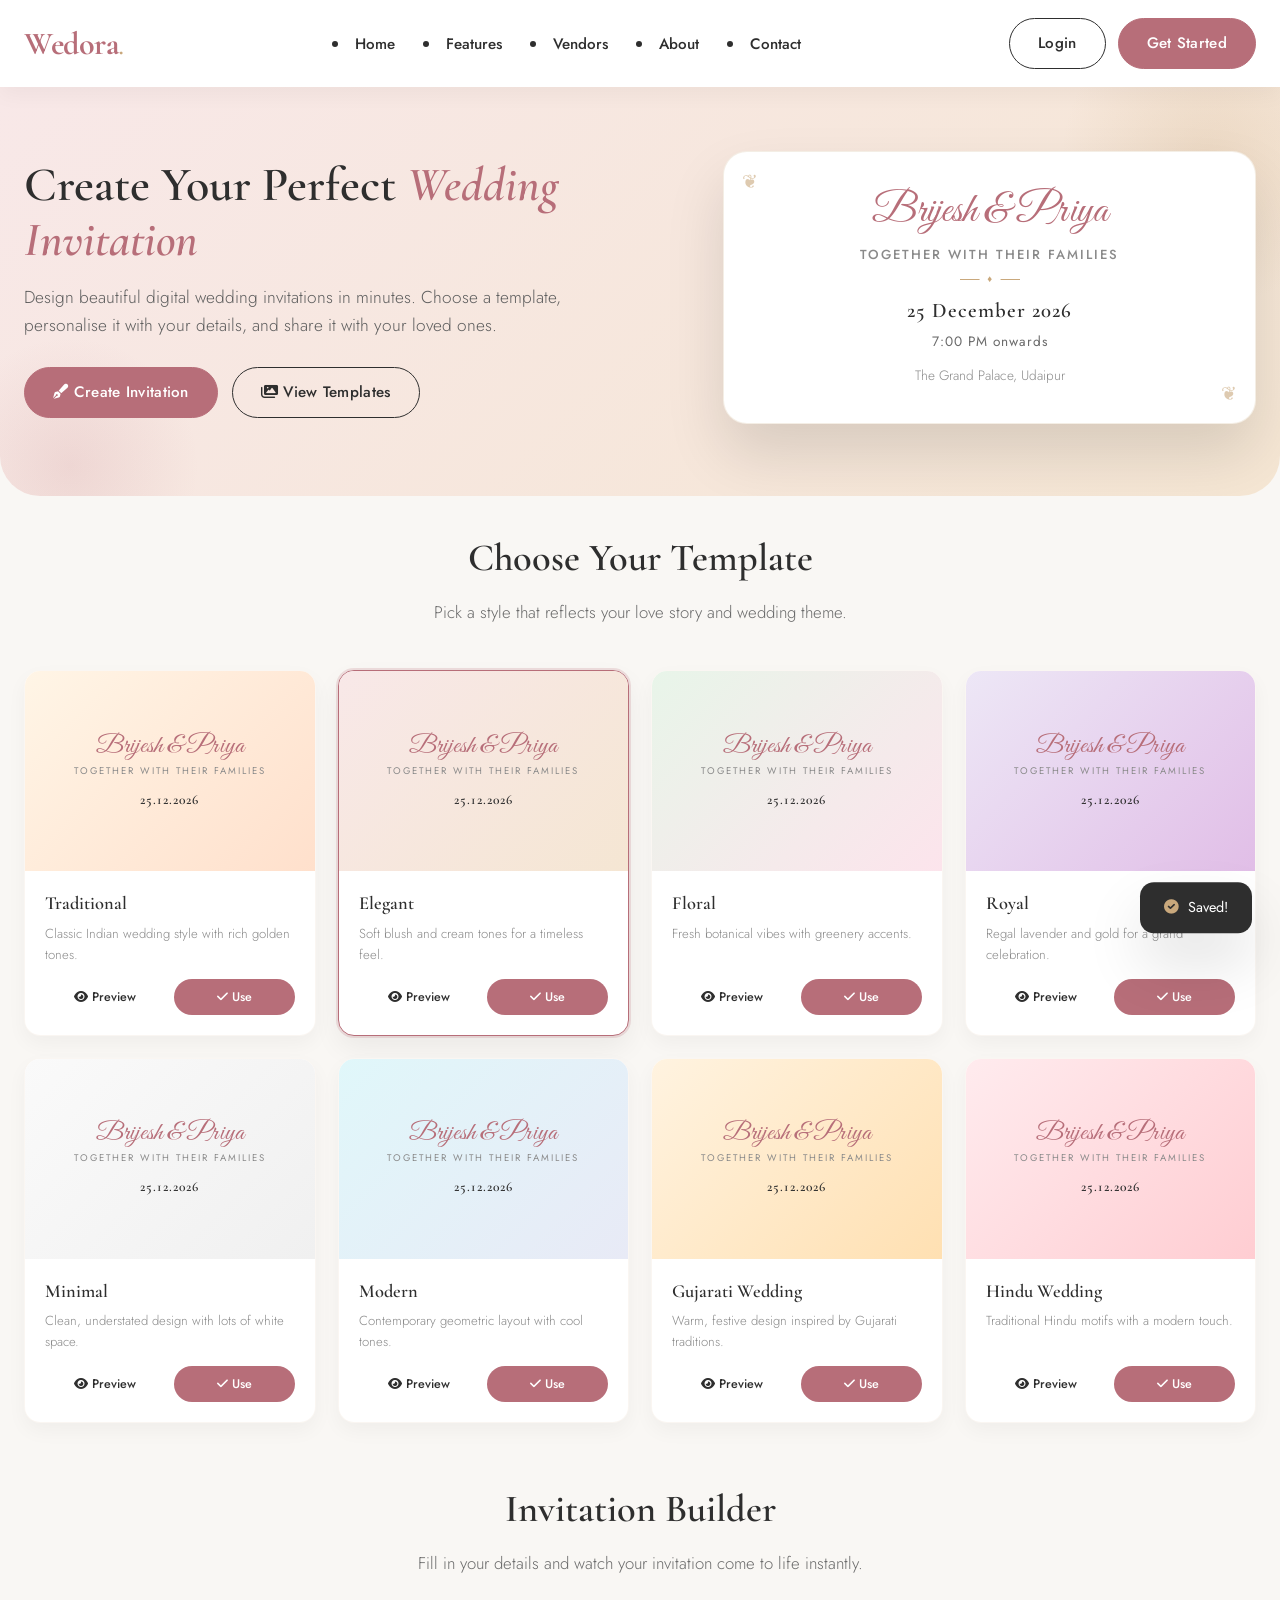
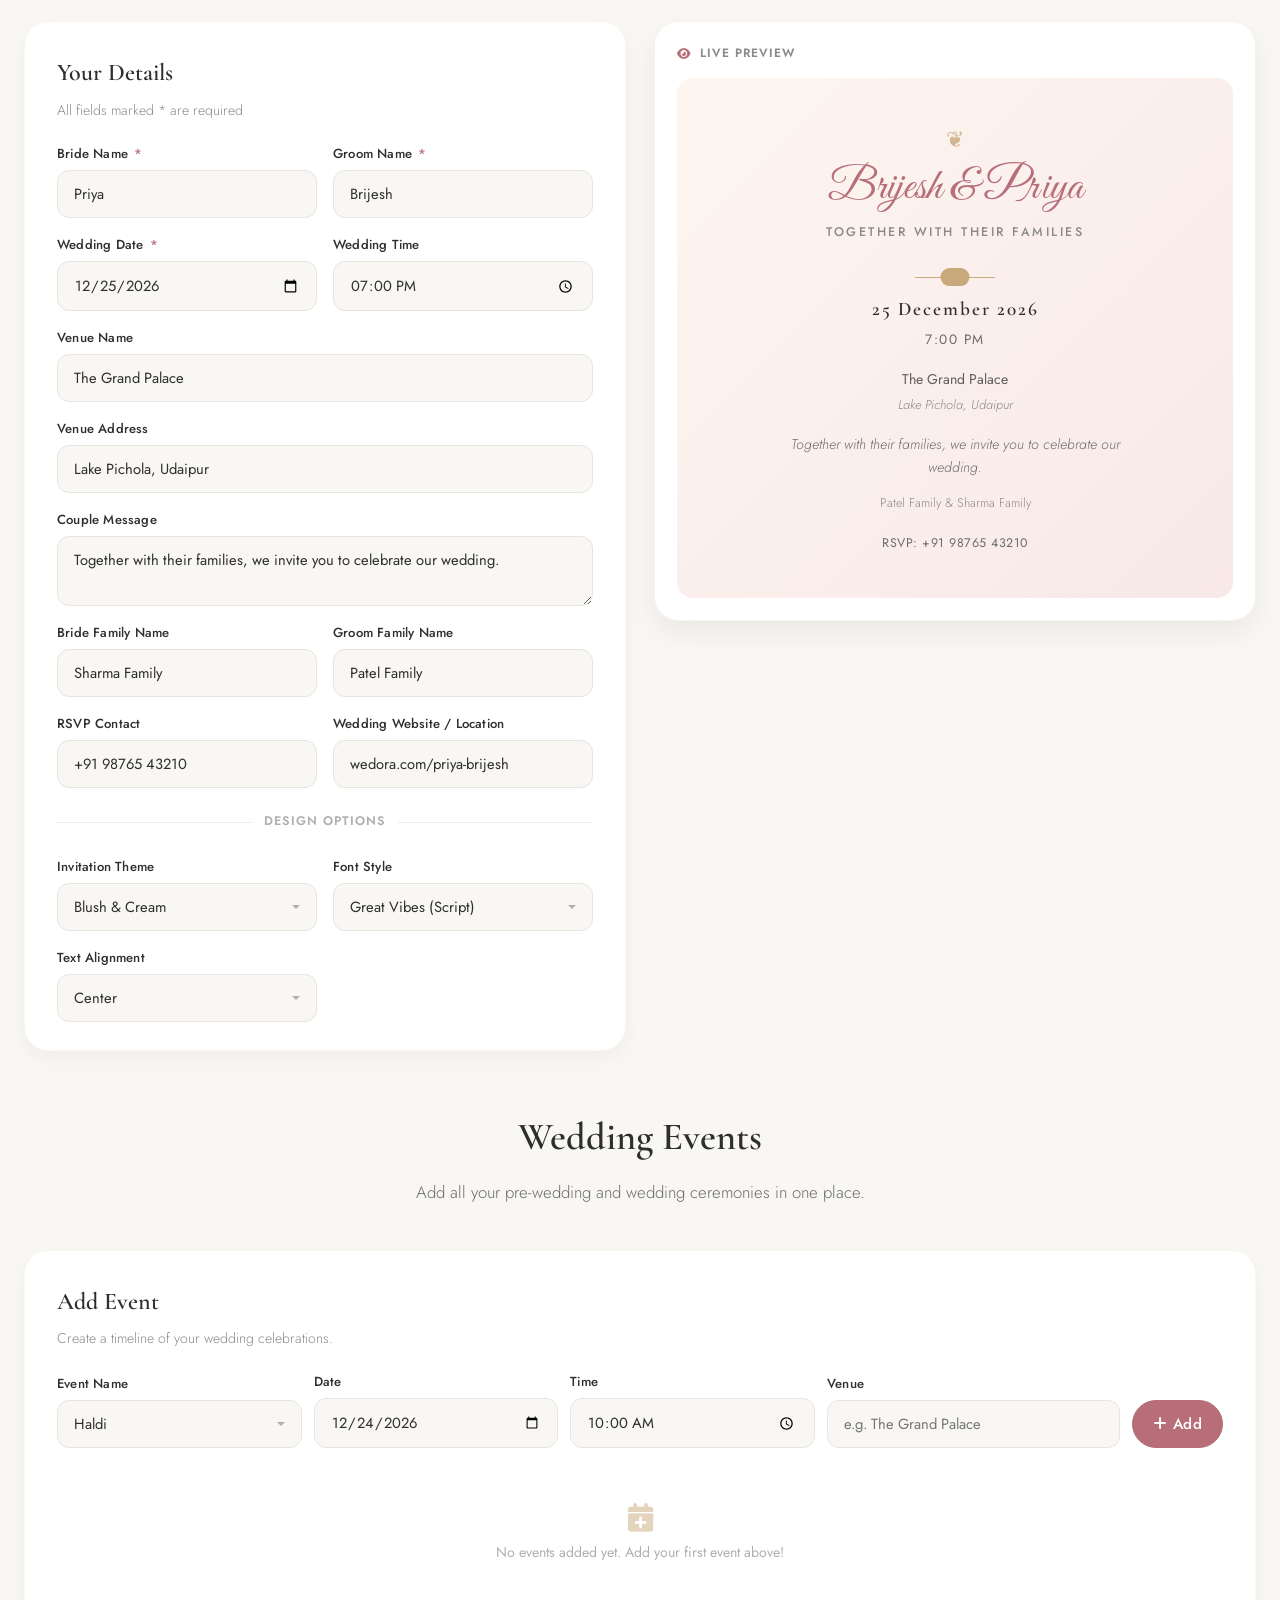
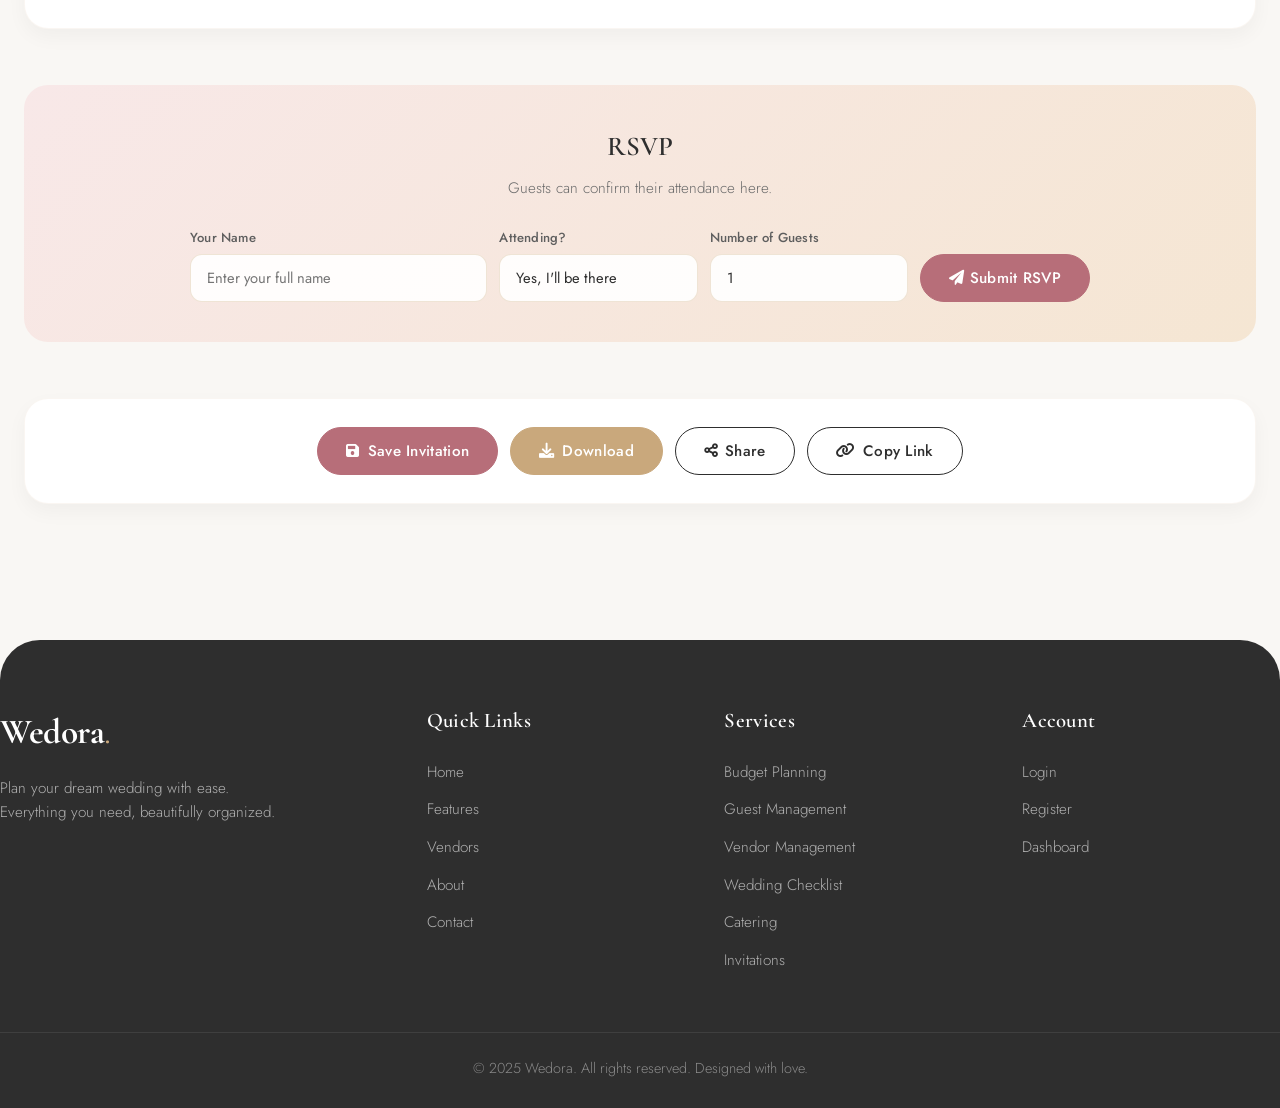
<file: services/invitations.html>
<!DOCTYPE html>
<html lang="en">

<head>
    <meta charset="UTF-8">
    <meta name="viewport" content="width=device-width, initial-scale=1.0">
    <title>Wedding Invitations — Wedora</title>
    <!-- Google Fonts + Font Awesome (same as existing Wedora design) -->
    <link rel="preconnect" href="https://fonts.googleapis.com">
    <link rel="preconnect" href="https://fonts.gstatic.com" crossorigin>
    <link
        href="https://fonts.googleapis.com/css2?family=Cormorant+Garamond:ital,wght@0,400;0,500;0,600;0,700;1,400&family=Jost:wght@300;400;500;600&family=Dancing+Script:wght@500;700&family=Great+Vibes&display=swap"
        rel="stylesheet">
    <link rel="stylesheet" href="https://cdnjs.cloudflare.com/ajax/libs/font-awesome/6.0.0-beta3/css/all.min.css">
    <style>
        /* ============================================================
       GLOBAL RESET & VARIABLES (preserve Wedora look)
       ============================================================ */
        * {
            margin: 0;
            padding: 0;
            box-sizing: border-box;
        }

        :root {
            --blush: #f8e8e8;
            --champagne: #f5e6d3;
            --gold: #c9a87c;
            --deep-rose: #b76e79;
            --charcoal: #2e2e2e;
            --soft-gray: #f9f7f4;
            --white: #ffffff;
            --shadow-sm: 0 8px 20px rgba(0, 0, 0, 0.04);
            --shadow-md: 0 12px 28px rgba(0, 0, 0, 0.06);
            --shadow-lg: 0 20px 40px rgba(0, 0, 0, 0.08);
            --shadow-xl: 0 30px 60px rgba(0, 0, 0, 0.12);
            --border-radius: 24px;
            --border-radius-sm: 16px;
            --font-serif: 'Cormorant Garamond', serif;
            --font-sans: 'Jost', sans-serif;
            --font-script: 'Great Vibes', cursive;
            --font-dancing: 'Dancing Script', cursive;
            --transition: all 0.25s ease;
        }

        body {
            font-family: var(--font-sans);
            background: var(--soft-gray);
            color: var(--charcoal);
            line-height: 1.6;
            font-weight: 400;
            min-height: 100vh;
            overflow-x: hidden;
        }

        a {
            text-decoration: none;
            color: inherit;
        }

        ul {
            list-style: none;
        }

        img {
            max-width: 100%;
            display: block;
        }

        /* ============================================================
       NAVBAR — MASTER HEADER
       ============================================================ */
        .navbar {
            padding: 18px 0;
            background: var(--white);
            box-shadow: var(--shadow-sm);
            position: sticky;
            top: 0;
            z-index: 1000;
        }

        .nav-container {
            max-width: 1400px;
            margin: 0 auto;
            padding: 0 24px;
            display: flex;
            align-items: center;
            justify-content: space-between;
        }

        .logo {
            font-family: var(--font-serif);
            font-size: 2rem;
            font-weight: 700;
            color: var(--deep-rose);
            letter-spacing: -0.5px;
        }

        .logo span {
            color: var(--gold);
            font-weight: 400;
        }

        .nav-menu {
            display: flex;
            align-items: center;
            gap: 28px;
        }

        .nav-item a {
            font-size: 0.95rem;
            font-weight: 500;
            color: var(--charcoal);
            transition: var(--transition);
            position: relative;
            padding-bottom: 4px;
        }

        .nav-item a:hover {
            color: var(--deep-rose);
        }

        .nav-item.active a {
            color: var(--deep-rose);
            font-weight: 600;
        }

        .nav-item.active a::after {
            content: '';
            position: absolute;
            bottom: -2px;
            left: 0;
            width: 100%;
            height: 2px;
            background: var(--deep-rose);
            border-radius: 2px;
        }

        .nav-actions {
            display: flex;
            align-items: center;
            gap: 12px;
        }

        .btn {
            display: inline-block;
            padding: 12px 28px;
            border-radius: 40px;
            font-weight: 500;
            font-size: 0.95rem;
            letter-spacing: 0.3px;
            transition: var(--transition);
            cursor: pointer;
            border: 1.5px solid transparent;
            font-family: var(--font-sans);
            text-align: center;
        }

        .btn-primary {
            background: var(--deep-rose);
            color: white;
            border-color: var(--deep-rose);
        }

        .btn-primary:hover {
            background: #a05a64;
            border-color: #a05a64;
            transform: translateY(-2px);
            box-shadow: var(--shadow-md);
        }

        .btn-outline {
            background: transparent;
            color: var(--charcoal);
            border: 1.5px solid var(--charcoal);
        }

        .btn-outline:hover {
            background: var(--charcoal);
            color: white;
            transform: translateY(-2px);
            box-shadow: var(--shadow-sm);
        }

        .btn-gold {
            background: var(--gold);
            color: white;
            border-color: var(--gold);
        }

        .btn-gold:hover {
            background: #b8935f;
            border-color: #b8935f;
            transform: translateY(-2px);
            box-shadow: var(--shadow-md);
        }

        .btn-sm {
            padding: 8px 18px;
            font-size: 0.85rem;
        }

        .hamburger {
            display: none;
            background: none;
            border: none;
            font-size: 1.6rem;
            color: var(--charcoal);
            cursor: pointer;
            padding: 0 8px;
        }

        @media (max-width: 992px) {
            .nav-menu {
                position: fixed;
                top: 78px;
                left: 0;
                width: 100%;
                background: var(--white);
                flex-direction: column;
                align-items: center;
                padding: 28px 20px 36px;
                gap: 20px;
                box-shadow: var(--shadow-lg);
                transform: translateY(-120%);
                transition: transform 0.35s ease;
                opacity: 0;
                pointer-events: none;
                border-radius: 0 0 32px 32px;
                z-index: 999;
            }

            .nav-menu.open {
                transform: translateY(0);
                opacity: 1;
                pointer-events: auto;
            }

            .nav-actions {
                display: none;
            }

            .hamburger {
                display: block;
            }

            .nav-item a {
                font-size: 1.15rem;
                padding: 8px 0;
            }
        }

        /* ============================================================
       HERO SECTION
       ============================================================ */
        .invitations-hero {
            background: linear-gradient(135deg, var(--blush) 0%, var(--champagne) 100%);
            padding: 64px 0 72px;
            border-radius: 0 0 40px 40px;
            position: relative;
            overflow: hidden;
        }

        .invitations-hero::before {
            content: '';
            position: absolute;
            top: -80px;
            right: -80px;
            width: 300px;
            height: 300px;
            background: radial-gradient(circle, rgba(201, 168, 124, 0.22) 0%, transparent 70%);
            border-radius: 50%;
        }

        .invitations-hero::after {
            content: '';
            position: absolute;
            bottom: -100px;
            left: -60px;
            width: 260px;
            height: 260px;
            background: radial-gradient(circle, rgba(183, 110, 121, 0.14) 0%, transparent 70%);
            border-radius: 50%;
        }

        .invitations-hero .container {
            max-width: 1400px;
            margin: 0 auto;
            padding: 0 24px;
            position: relative;
            z-index: 1;
        }

        .hero-grid {
            display: grid;
            grid-template-columns: 1.1fr 0.9fr;
            gap: 48px;
            align-items: center;
        }

        .hero-text h1 {
            font-family: var(--font-serif);
            font-size: 3rem;
            font-weight: 600;
            line-height: 1.15;
            color: var(--charcoal);
            margin-bottom: 16px;
        }

        .hero-text h1 span {
            color: var(--deep-rose);
            font-style: italic;
        }

        .hero-text p {
            font-size: 1.08rem;
            color: #5e5e5e;
            font-weight: 300;
            max-width: 90%;
            margin-bottom: 28px;
        }

        .hero-buttons {
            display: flex;
            gap: 14px;
            flex-wrap: wrap;
        }

        /* Hero invitation preview */
        .hero-invite {
            background: var(--white);
            border-radius: var(--border-radius);
            padding: 36px 32px;
            box-shadow: var(--shadow-xl);
            border: 1px solid rgba(201, 168, 124, 0.2);
            text-align: center;
            position: relative;
            animation: floatCard 4s ease-in-out infinite;
        }

        @keyframes floatCard {

            0%,
            100% {
                transform: translateY(0);
            }

            50% {
                transform: translateY(-10px);
            }
        }

        .hero-invite::before,
        .hero-invite::after {
            content: '❦';
            position: absolute;
            color: var(--gold);
            font-size: 1.2rem;
            opacity: 0.6;
        }

        .hero-invite::before {
            top: 14px;
            left: 18px;
        }

        .hero-invite::after {
            bottom: 14px;
            right: 18px;
        }

        .hero-invite .invite-script {
            font-family: var(--font-script);
            font-size: 2.6rem;
            color: var(--deep-rose);
            line-height: 1.2;
            margin-bottom: 6px;
        }

        .hero-invite .invite-together {
            font-size: 0.82rem;
            color: #8a8a8a;
            text-transform: uppercase;
            letter-spacing: 2px;
            margin-bottom: 14px;
            font-weight: 500;
        }

        .hero-invite .invite-divider {
            width: 60px;
            height: 1px;
            background: var(--gold);
            margin: 14px auto;
            position: relative;
        }

        .hero-invite .invite-divider::after {
            content: '♦';
            position: absolute;
            top: 50%;
            left: 50%;
            transform: translate(-50%, -50%);
            background: var(--white);
            color: var(--gold);
            padding: 0 8px;
            font-size: 0.6rem;
        }

        .hero-invite .invite-date {
            font-family: var(--font-serif);
            font-size: 1.3rem;
            font-weight: 600;
            color: var(--charcoal);
            letter-spacing: 1px;
        }

        .hero-invite .invite-time {
            font-size: 0.85rem;
            color: #6b6b6b;
            margin-top: 4px;
            letter-spacing: 1px;
        }

        .hero-invite .invite-venue {
            font-size: 0.85rem;
            color: #8a8a8a;
            margin-top: 12px;
            font-weight: 300;
        }

        @media (max-width: 992px) {
            .hero-grid {
                grid-template-columns: 1fr;
                text-align: center;
            }

            .hero-text h1 {
                font-size: 2.3rem;
            }

            .hero-text p {
                max-width: 100%;
                margin-left: auto;
                margin-right: auto;
            }

            .hero-buttons {
                justify-content: center;
            }

            .hero-invite .invite-script {
                font-size: 2.2rem;
            }
        }

        /* ============================================================
       SECTION HEADERS
       ============================================================ */
        .section-header {
            text-align: center;
            margin-bottom: 44px;
        }

        .section-header h2 {
            font-family: var(--font-serif);
            font-size: 2.4rem;
            font-weight: 600;
            color: var(--charcoal);
            margin-bottom: 10px;
        }

        .section-header p {
            color: #6b6b6b;
            font-size: 1.05rem;
            font-weight: 300;
            max-width: 560px;
            margin: 0 auto;
        }

        /* ============================================================
       MAIN WRAPPER
       ============================================================ */
        .invitations-wrapper {
            max-width: 1400px;
            margin: 0 auto;
            padding: 32px 24px 60px;
        }

        /* ============================================================
       TEMPLATES SECTION
       ============================================================ */
        .templates-section {
            margin-bottom: 56px;
        }

        .templates-grid {
            display: grid;
            grid-template-columns: repeat(4, 1fr);
            gap: 22px;
        }

        @media (max-width: 1200px) {
            .templates-grid {
                grid-template-columns: repeat(3, 1fr);
            }
        }

        @media (max-width: 768px) {
            .templates-grid {
                grid-template-columns: repeat(2, 1fr);
                gap: 14px;
            }
        }

        @media (max-width: 480px) {
            .templates-grid {
                grid-template-columns: 1fr;
            }
        }

        .template-card {
            background: var(--white);
            border-radius: var(--border-radius-sm);
            box-shadow: var(--shadow-sm);
            transition: var(--transition);
            border: 1px solid rgba(201, 168, 124, 0.1);
            overflow: hidden;
            display: flex;
            flex-direction: column;
        }

        .template-card:hover {
            transform: translateY(-6px);
            box-shadow: var(--shadow-lg);
            border-color: var(--gold);
        }

        .template-card.active {
            border-color: var(--deep-rose);
            box-shadow: 0 0 0 2px rgba(183, 110, 121, 0.2), var(--shadow-md);
        }

        .template-preview {
            height: 200px;
            display: flex;
            align-items: center;
            justify-content: center;
            padding: 20px;
            position: relative;
            overflow: hidden;
            transition: var(--transition);
        }

        .template-preview .tp-inner {
            text-align: center;
            width: 100%;
        }

        .template-preview .tp-names {
            font-family: var(--font-script);
            font-size: 1.6rem;
            color: var(--deep-rose);
            line-height: 1.1;
        }

        .template-preview .tp-sub {
            font-size: 0.6rem;
            text-transform: uppercase;
            letter-spacing: 2px;
            color: #8a8a8a;
            margin-top: 4px;
        }

        .template-preview .tp-date {
            font-family: var(--font-serif);
            font-size: 0.85rem;
            font-weight: 600;
            color: var(--charcoal);
            margin-top: 10px;
            letter-spacing: 1px;
        }

        /* Template themes */
        .theme-traditional {
            background: linear-gradient(135deg, #fff5e6 0%, #ffe0cc 100%);
        }

        .theme-elegant {
            background: linear-gradient(135deg, #f8e8e8 0%, #f5e6d3 100%);
        }

        .theme-floral {
            background: linear-gradient(135deg, #e8f5e9 0%, #fce4ec 100%);
        }

        .theme-royal {
            background: linear-gradient(135deg, #ede7f6 0%, #e1bee7 100%);
        }

        .theme-minimal {
            background: linear-gradient(135deg, #fafafa 0%, #f0f0f0 100%);
        }

        .theme-modern {
            background: linear-gradient(135deg, #e0f7fa 0%, #e8eaf6 100%);
        }

        .theme-gujarati {
            background: linear-gradient(135deg, #fff3e0 0%, #ffe0b2 100%);
        }

        .theme-hindu {
            background: linear-gradient(135deg, #ffebee 0%, #ffcdd2 100%);
        }

        .template-info {
            padding: 18px 20px 20px;
            display: flex;
            flex-direction: column;
            flex: 1;
        }

        .template-info h4 {
            font-family: var(--font-serif);
            font-size: 1.15rem;
            font-weight: 600;
            color: var(--charcoal);
            margin-bottom: 4px;
        }

        .template-info p {
            font-size: 0.82rem;
            color: #8a8a8a;
            font-weight: 300;
            margin-bottom: 14px;
            flex: 1;
        }

        .template-actions {
            display: flex;
            gap: 8px;
        }

        .template-actions button {
            flex: 1;
            padding: 8px 12px;
            border-radius: 30px;
            font-family: var(--font-sans);
            font-size: 0.78rem;
            font-weight: 500;
            cursor: pointer;
            transition: var(--transition);
            border: 1.5px solid transparent;
        }

        .tpl-use {
            background: var(--deep-rose);
            color: white;
            border-color: var(--deep-rose);
        }

        .tpl-use:hover {
            background: #a05a64;
            transform: translateY(-2px);
        }

        .tpl-preview-btn {
            background: transparent;
            color: var(--charcoal);
            border-color: #e8e4df;
        }

        .tpl-preview-btn:hover {
            border-color: var(--gold);
            color: var(--deep-rose);
        }

        /* ============================================================
       BUILDER SECTION
       ============================================================ */
        .builder-section {
            margin-bottom: 56px;
        }

        .builder-layout {
            display: grid;
            grid-template-columns: 1fr 1fr;
            gap: 28px;
            align-items: start;
        }

        @media (max-width: 992px) {
            .builder-layout {
                grid-template-columns: 1fr;
            }
        }

        .builder-form-card {
            background: var(--white);
            border-radius: var(--border-radius);
            padding: 32px 32px 28px;
            box-shadow: var(--shadow-sm);
            border: 1px solid rgba(201, 168, 124, 0.1);
        }

        .builder-form-card h3 {
            font-family: var(--font-serif);
            font-size: 1.5rem;
            font-weight: 600;
            color: var(--charcoal);
            margin-bottom: 6px;
        }

        .builder-form-card .subtitle {
            color: #8a8a8a;
            font-size: 0.88rem;
            margin-bottom: 22px;
            font-weight: 300;
        }

        .form-grid {
            display: grid;
            grid-template-columns: 1fr 1fr;
            gap: 16px;
        }

        @media (max-width: 480px) {
            .form-grid {
                grid-template-columns: 1fr;
            }
        }

        .form-group {
            display: flex;
            flex-direction: column;
        }

        .form-group.full-width {
            grid-column: 1 / -1;
        }

        .form-group label {
            font-size: 0.82rem;
            font-weight: 500;
            color: var(--charcoal);
            margin-bottom: 6px;
            letter-spacing: 0.2px;
        }

        .form-group label .req {
            color: var(--deep-rose);
            margin-left: 2px;
        }

        .form-control {
            width: 100%;
            padding: 12px 16px;
            border: 1.5px solid #e8e4df;
            border-radius: 12px;
            font-family: var(--font-sans);
            font-size: 0.92rem;
            color: var(--charcoal);
            background: var(--soft-gray);
            transition: var(--transition);
            outline: none;
        }

        .form-control:focus {
            border-color: var(--deep-rose);
            background: var(--white);
            box-shadow: 0 0 0 4px rgba(183, 110, 121, 0.08);
        }

        .form-control.is-invalid {
            border-color: #d9534f;
            background: #fff6f6;
        }

        textarea.form-control {
            resize: vertical;
            min-height: 70px;
            font-family: var(--font-sans);
        }

        select.form-control {
            appearance: none;
            -webkit-appearance: none;
            background-image: url("data:image/svg+xml,%3Csvg xmlns='http://www.w3.org/2000/svg' width='12' height='12' viewBox='0 0 12 12'%3E%3Cpath fill='%23b0b0b0' d='M6 8L2 4h8z'/%3E%3C/svg%3E");
            background-repeat: no-repeat;
            background-position: right 14px center;
            padding-right: 38px;
            cursor: pointer;
        }

        .error-message {
            display: none;
            color: #d9534f;
            font-size: 0.76rem;
            margin-top: 4px;
            font-weight: 400;
        }

        .error-message.show {
            display: block;
        }

        /* Divider */
        .form-divider {
            grid-column: 1 / -1;
            display: flex;
            align-items: center;
            gap: 12px;
            margin: 8px 0;
            color: #b0b0b0;
            font-size: 0.78rem;
            text-transform: uppercase;
            letter-spacing: 1px;
            font-weight: 600;
        }

        .form-divider::before,
        .form-divider::after {
            content: '';
            flex: 1;
            height: 1px;
            background: #f0ebe5;
        }

        /* Live Preview */
        .preview-sticky {
            position: sticky;
            top: 96px;
        }

        .live-preview-card {
            background: var(--white);
            border-radius: var(--border-radius);
            padding: 22px;
            box-shadow: var(--shadow-md);
            border: 1px solid rgba(201, 168, 124, 0.15);
        }

        .live-preview-label {
            font-size: 0.75rem;
            text-transform: uppercase;
            letter-spacing: 1px;
            color: #8a8a8a;
            font-weight: 600;
            margin-bottom: 14px;
            display: flex;
            align-items: center;
            gap: 8px;
        }

        .live-preview-label i {
            color: var(--deep-rose);
        }

        .invitation-preview {
            border-radius: var(--border-radius-sm);
            padding: 44px 32px;
            text-align: center;
            min-height: 440px;
            display: flex;
            flex-direction: column;
            justify-content: center;
            transition: var(--transition);
            position: relative;
            overflow: hidden;
        }

        .invitation-preview.align-left {
            text-align: left;
        }

        .invitation-preview.align-right {
            text-align: right;
        }

        .inv-ornament {
            color: var(--gold);
            font-size: 1.4rem;
            margin-bottom: 6px;
            opacity: 0.8;
        }

        .inv-names {
            font-family: var(--font-script);
            font-size: 2.8rem;
            color: var(--deep-rose);
            line-height: 1.15;
            margin-bottom: 8px;
            word-break: break-word;
        }

        .inv-together {
            font-size: 0.78rem;
            text-transform: uppercase;
            letter-spacing: 2.5px;
            color: #8a8a8a;
            margin-bottom: 18px;
            font-weight: 500;
        }

        .inv-divider {
            width: 80px;
            height: 1px;
            background: var(--gold);
            margin: 16px auto;
            position: relative;
        }

        .invitation-preview.align-left .inv-divider {
            margin-left: 0;
        }

        .invitation-preview.align-right .inv-divider {
            margin-right: 0;
        }

        .inv-divider::after {
            content: '❦';
            position: absolute;
            top: 50%;
            left: 50%;
            transform: translate(-50%, -50%);
            background: inherit;
            color: var(--gold);
            padding: 0 10px;
            font-size: 0.7rem;
            border-radius: 20px;
        }

        .inv-date {
            font-family: var(--font-serif);
            font-size: 1.2rem;
            font-weight: 600;
            color: var(--charcoal);
            letter-spacing: 2px;
            margin-bottom: 4px;
        }

        .inv-time {
            font-size: 0.85rem;
            color: #6b6b6b;
            letter-spacing: 1.5px;
            margin-bottom: 18px;
        }

        .inv-venue {
            font-size: 0.88rem;
            color: #5e5e5e;
            font-weight: 400;
            margin-bottom: 4px;
        }

        .inv-address {
            font-size: 0.8rem;
            color: #8a8a8a;
            font-weight: 300;
            margin-bottom: 18px;
            font-style: italic;
        }

        .inv-message {
            font-size: 0.88rem;
            color: #6b6b6b;
            font-weight: 300;
            font-style: italic;
            line-height: 1.6;
            max-width: 340px;
            margin: 0 auto;
        }

        .invitation-preview.align-left .inv-message {
            margin-left: 0;
        }

        .invitation-preview.align-right .inv-message {
            margin-right: 0;
        }

        .inv-families {
            font-size: 0.78rem;
            color: #8a8a8a;
            margin-top: 16px;
            font-weight: 300;
        }

        .inv-rsvp {
            margin-top: 20px;
            font-size: 0.78rem;
            color: #6b6b6b;
            letter-spacing: 0.5px;
        }

        /* Preview background styles */
        .bg-default {
            background: linear-gradient(135deg, #fdf6f0 0%, #f8e8e8 100%);
        }

        .bg-floral {
            background: linear-gradient(135deg, #f1f8e9 0%, #fce4ec 100%);
        }

        .bg-royal {
            background: linear-gradient(135deg, #f3e5f5 0%, #ede7f6 100%);
        }

        .bg-minimal {
            background: #fafafa;
        }

        .bg-gold {
            background: linear-gradient(135deg, #fff8e1 0%, #ffe0b2 100%);
        }

        /* ============================================================
       EVENTS SECTION
       ============================================================ */
        .events-section {
            margin-bottom: 56px;
        }

        .events-panel {
            background: var(--white);
            border-radius: var(--border-radius);
            padding: 32px;
            box-shadow: var(--shadow-sm);
            border: 1px solid rgba(201, 168, 124, 0.1);
        }

        .events-panel h3 {
            font-family: var(--font-serif);
            font-size: 1.5rem;
            font-weight: 600;
            color: var(--charcoal);
            margin-bottom: 6px;
        }

        .events-panel .subtitle {
            color: #8a8a8a;
            font-size: 0.88rem;
            margin-bottom: 22px;
            font-weight: 300;
        }

        .events-grid {
            display: grid;
            grid-template-columns: 1fr 1fr 1fr 1.2fr auto;
            gap: 12px;
            align-items: end;
            margin-bottom: 24px;
        }

        @media (max-width: 992px) {
            .events-grid {
                grid-template-columns: 1fr 1fr;
            }

            .events-grid>*:nth-child(5) {
                grid-column: 1 / -1;
            }
        }

        @media (max-width: 560px) {
            .events-grid {
                grid-template-columns: 1fr;
            }

            .events-grid>*:nth-child(5) {
                grid-column: auto;
            }
        }

        .events-list {
            display: flex;
            flex-direction: column;
            gap: 12px;
        }

        .event-item {
            display: flex;
            align-items: center;
            gap: 16px;
            padding: 16px 20px;
            background: var(--soft-gray);
            border-radius: 14px;
            border: 1px solid #f0ebe5;
            transition: var(--transition);
        }

        .event-item:hover {
            background: var(--blush);
            border-color: var(--gold);
        }

        .event-icon {
            width: 44px;
            height: 44px;
            border-radius: 12px;
            background: var(--white);
            color: var(--deep-rose);
            display: flex;
            align-items: center;
            justify-content: center;
            font-size: 1.05rem;
            flex-shrink: 0;
            box-shadow: var(--shadow-sm);
        }

        .event-info {
            flex: 1;
            min-width: 0;
        }

        .event-info h5 {
            font-size: 0.98rem;
            font-weight: 600;
            color: var(--charcoal);
            margin-bottom: 2px;
        }

        .event-info p {
            font-size: 0.8rem;
            color: #8a8a8a;
            font-weight: 300;
        }

        .event-delete {
            background: none;
            border: none;
            color: #b0b0b0;
            cursor: pointer;
            padding: 8px;
            border-radius: 8px;
            transition: var(--transition);
            font-size: 0.9rem;
            flex-shrink: 0;
        }

        .event-delete:hover {
            color: #d9534f;
            background: #fff0f0;
        }

        .events-empty {
            text-align: center;
            padding: 32px 16px;
            color: #b0b0b0;
            font-size: 0.88rem;
        }

        .events-empty i {
            font-size: 1.8rem;
            color: var(--gold);
            opacity: 0.5;
            display: block;
            margin-bottom: 8px;
        }

        /* ============================================================
       RSVP SECTION
       ============================================================ */
        .rsvp-section {
            margin-bottom: 56px;
        }

        .rsvp-panel {
            background: linear-gradient(135deg, var(--blush) 0%, var(--champagne) 100%);
            border-radius: var(--border-radius);
            padding: 40px;
            text-align: center;
        }

        .rsvp-panel h3 {
            font-family: var(--font-serif);
            font-size: 1.7rem;
            font-weight: 600;
            color: var(--charcoal);
            margin-bottom: 8px;
        }

        .rsvp-panel .subtitle {
            color: #6b6b6b;
            font-size: 0.95rem;
            margin-bottom: 26px;
            font-weight: 300;
        }

        .rsvp-form {
            display: grid;
            grid-template-columns: 1.5fr 1fr 1fr auto;
            gap: 12px;
            max-width: 900px;
            margin: 0 auto;
            align-items: end;
            text-align: left;
        }

        @media (max-width: 992px) {
            .rsvp-form {
                grid-template-columns: 1fr 1fr;
            }

            .rsvp-form>*:nth-child(4) {
                grid-column: 1 / -1;
            }
        }

        @media (max-width: 560px) {
            .rsvp-form {
                grid-template-columns: 1fr;
            }

            .rsvp-form>*:nth-child(4) {
                grid-column: auto;
            }
        }

        .rsvp-form .form-group label {
            color: #5e5e5e;
        }

        .rsvp-form .form-control {
            background: rgba(255, 255, 255, 0.9);
            border-color: rgba(201, 168, 124, 0.3);
        }

        .rsvp-form .form-control:focus {
            background: var(--white);
        }

        /* ============================================================
       ACTION BUTTONS BAR
       ============================================================ */
        .action-bar {
            display: flex;
            gap: 12px;
            flex-wrap: wrap;
            justify-content: center;
            padding: 28px;
            background: var(--white);
            border-radius: var(--border-radius);
            box-shadow: var(--shadow-sm);
            border: 1px solid rgba(201, 168, 124, 0.1);
            margin-bottom: 56px;
        }

        .action-bar .btn {
            display: inline-flex;
            align-items: center;
            gap: 8px;
        }

        /* ============================================================
       TOAST
       ============================================================ */
        .toast {
            position: fixed;
            bottom: 28px;
            right: 28px;
            background: var(--charcoal);
            color: white;
            padding: 14px 24px;
            border-radius: 14px;
            box-shadow: var(--shadow-xl);
            font-size: 0.9rem;
            display: flex;
            align-items: center;
            gap: 10px;
            z-index: 3000;
            transform: translateY(120%);
            transition: transform 0.35s ease;
            max-width: 360px;
        }

        .toast.show {
            transform: translateY(0);
        }

        .toast i {
            color: var(--gold);
        }

        .toast.error i {
            color: #ef9a9a;
        }

        @media (max-width: 640px) {
            .toast {
                right: 16px;
                left: 16px;
                max-width: none;
            }
        }

        /* ============================================================
       TEMPLATE PREVIEW MODAL
       ============================================================ */
        .modal-overlay {
            position: fixed;
            inset: 0;
            background: rgba(0, 0, 0, 0.55);
            z-index: 2000;
            display: flex;
            align-items: center;
            justify-content: center;
            padding: 20px;
            opacity: 0;
            visibility: hidden;
            transition: var(--transition);
        }

        .modal-overlay.show {
            opacity: 1;
            visibility: visible;
        }

        .modal {
            background: var(--white);
            border-radius: var(--border-radius);
            box-shadow: var(--shadow-xl);
            width: 100%;
            max-width: 520px;
            max-height: 92vh;
            overflow-y: auto;
            padding: 32px;
            transform: translateY(20px) scale(0.98);
            transition: var(--transition);
        }

        .modal-overlay.show .modal {
            transform: translateY(0) scale(1);
        }

        .modal-header {
            display: flex;
            align-items: center;
            justify-content: space-between;
            margin-bottom: 20px;
        }

        .modal-header h3 {
            font-family: var(--font-serif);
            font-size: 1.5rem;
            font-weight: 600;
            color: var(--charcoal);
        }

        .modal-close {
            background: none;
            border: none;
            font-size: 1.3rem;
            color: #8a8a8a;
            cursor: pointer;
            padding: 4px;
            transition: var(--transition);
        }

        .modal-close:hover {
            color: var(--deep-rose);
            transform: rotate(90deg);
        }

        .modal-preview {
            border-radius: var(--border-radius-sm);
            padding: 44px 28px;
            text-align: center;
            margin-bottom: 20px;
        }

        .modal-actions {
            display: flex;
            gap: 12px;
        }

        .modal-actions .btn {
            flex: 1;
        }

        /* ============================================================
       FOOTER — MASTER FOOTER FROM index.html
       ============================================================ */
        .footer {
            background: var(--charcoal);
            color: #dadada;
            padding: 64px 0 28px;
            border-radius: 40px 40px 0 0;
            margin-top: 20px;
        }

        .footer-grid {
            display: grid;
            grid-template-columns: 1.5fr 1fr 1fr 1fr;
            gap: 40px;
            margin-bottom: 48px;
        }

        .footer-brand .logo {
            color: white;
            font-size: 2.2rem;
            margin-bottom: 16px;
            display: inline-block;
        }

        .footer-brand p {
            color: #b0b0b0;
            font-weight: 300;
            max-width: 280px;
            font-size: 0.95rem;
        }

        .footer-col h4 {
            color: white;
            font-family: var(--font-serif);
            font-size: 1.3rem;
            font-weight: 600;
            margin-bottom: 22px;
            letter-spacing: 0.3px;
        }

        .footer-col ul li {
            margin-bottom: 12px;
        }

        .footer-col ul li a {
            color: #b0b0b0;
            font-weight: 300;
            transition: var(--transition);
            font-size: 0.95rem;
        }

        .footer-col ul li a:hover {
            color: var(--gold);
            padding-left: 4px;
        }

        .footer-bottom {
            border-top: 1px solid #3f3f3f;
            padding-top: 24px;
            text-align: center;
            color: #8a8a8a;
            font-size: 0.9rem;
            font-weight: 300;
        }

        @media (max-width: 992px) {
            .footer-grid {
                grid-template-columns: 1fr 1fr;
            }
        }

        @media (max-width: 576px) {
            .footer-grid {
                grid-template-columns: 1fr;
                gap: 32px;
            }
        }

        /* Smooth scroll */
        html {
            scroll-behavior: smooth;
        }
    </style>
</head>

<body>

    <!-- ============================================================
       NAVBAR — MASTER HEADER (Home | Features | Vendors | About | Contact)
       This file lives in services/ so all root links use ../
       ============================================================ -->
    <header class="navbar">
        <div class="nav-container">
            <a href="../index.html" class="logo">Wedora<span>.</span></a>

            <nav class="nav-menu" id="navMenu">
                <li class="nav-item"><a href="../index.html">Home</a></li>
                <li class="nav-item"><a href="../Pages/features.html">Features</a></li>
                <li class="nav-item"><a href="vendors.html">Vendors</a></li>
                <li class="nav-item"><a href="../Pages/about.html">About</a></li>
                <li class="nav-item"><a href="../Pages/contact.html">Contact</a></li>
            </nav>

            <div class="nav-actions">
                <a href="../login.html" class="btn btn-outline">Login</a>
                <a href="../register.html" class="btn btn-primary">Get Started</a>
            </div>

            <button class="hamburger" id="hamburger" aria-label="Toggle navigation">
                <i class="fas fa-bars"></i>
            </button>
        </div>
    </header>

    <!-- ============================================================
       HERO SECTION
       ============================================================ -->
    <section class="invitations-hero">
        <div class="container">
            <div class="hero-grid">
                <div class="hero-text">
                    <h1>Create Your Perfect <span>Wedding Invitation</span></h1>
                    <p>Design beautiful digital wedding invitations in minutes. Choose a template, personalise it with
                        your details, and share it with your loved ones.</p>
                    <div class="hero-buttons">
                        <a href="#builder" class="btn btn-primary">
                            <i class="fas fa-pen-fancy"></i> Create Invitation
                        </a>
                        <a href="#templates" class="btn btn-outline">
                            <i class="fas fa-images"></i> View Templates
                        </a>
                    </div>
                </div>
                <div class="hero-invite">
                    <div class="invite-script" id="heroNames">Brijesh &amp; Priya</div>
                    <div class="invite-together">Together with their families</div>
                    <div class="invite-divider"></div>
                    <div class="invite-date">25 December 2026</div>
                    <div class="invite-time">7:00 PM onwards</div>
                    <div class="invite-venue">The Grand Palace, Udaipur</div>
                </div>
            </div>
        </div>
    </section>

    <!-- ============================================================
       MAIN CONTENT
       ============================================================ -->
    <main class="invitations-wrapper">

        <!-- ========== TEMPLATES ========== -->
        <section class="templates-section" id="templates">
            <div class="section-header">
                <h2>Choose Your Template</h2>
                <p>Pick a style that reflects your love story and wedding theme.</p>
            </div>
            <div class="templates-grid" id="templatesGrid">
                <!-- Rendered by JS -->
            </div>
        </section>

        <!-- ========== BUILDER ========== -->
        <section class="builder-section" id="builder">
            <div class="section-header">
                <h2>Invitation Builder</h2>
                <p>Fill in your details and watch your invitation come to life instantly.</p>
            </div>

            <div class="builder-layout">
                <!-- Form -->
                <div class="builder-form-card">
                    <h3>Your Details</h3>
                    <p class="subtitle">All fields marked * are required</p>

                    <form id="inviteForm" novalidate>
                        <div class="form-grid">
                            <div class="form-group">
                                <label for="brideName">Bride Name <span class="req">*</span></label>
                                <input type="text" id="brideName" class="form-control" placeholder="e.g. Priya"
                                    value="Priya">
                                <div class="error-message" id="brideNameError">Bride name is required.</div>
                            </div>

                            <div class="form-group">
                                <label for="groomName">Groom Name <span class="req">*</span></label>
                                <input type="text" id="groomName" class="form-control" placeholder="e.g. Brijesh"
                                    value="Brijesh">
                                <div class="error-message" id="groomNameError">Groom name is required.</div>
                            </div>

                            <div class="form-group">
                                <label for="weddingDate">Wedding Date <span class="req">*</span></label>
                                <input type="date" id="weddingDate" class="form-control" value="2026-12-25">
                                <div class="error-message" id="weddingDateError">Wedding date is required.</div>
                            </div>

                            <div class="form-group">
                                <label for="weddingTime">Wedding Time</label>
                                <input type="time" id="weddingTime" class="form-control" value="19:00">
                            </div>

                            <div class="form-group full-width">
                                <label for="venueName">Venue Name</label>
                                <input type="text" id="venueName" class="form-control"
                                    placeholder="e.g. The Grand Palace" value="The Grand Palace">
                            </div>

                            <div class="form-group full-width">
                                <label for="venueAddress">Venue Address</label>
                                <input type="text" id="venueAddress" class="form-control"
                                    placeholder="e.g. Lake Pichola, Udaipur" value="Lake Pichola, Udaipur">
                            </div>

                            <div class="form-group full-width">
                                <label for="coupleMessage">Couple Message</label>
                                <textarea id="coupleMessage" class="form-control"
                                    placeholder="A short message for your guests...">Together with their families, we invite you to celebrate our wedding.</textarea>
                            </div>

                            <div class="form-group">
                                <label for="brideFamily">Bride Family Name</label>
                                <input type="text" id="brideFamily" class="form-control"
                                    placeholder="e.g. Sharma Family" value="Sharma Family">
                            </div>

                            <div class="form-group">
                                <label for="groomFamily">Groom Family Name</label>
                                <input type="text" id="groomFamily" class="form-control" placeholder="e.g. Patel Family"
                                    value="Patel Family">
                            </div>

                            <div class="form-group">
                                <label for="rsvpContact">RSVP Contact</label>
                                <input type="text" id="rsvpContact" class="form-control"
                                    placeholder="e.g. +91 98765 43210" value="+91 98765 43210">
                            </div>

                            <div class="form-group">
                                <label for="weddingWebsite">Wedding Website / Location</label>
                                <input type="text" id="weddingWebsite" class="form-control"
                                    placeholder="e.g. wedora.com/priya-brijesh" value="wedora.com/priya-brijesh">
                            </div>

                            <div class="form-divider">Design Options</div>

                            <div class="form-group">
                                <label for="inviteTheme">Invitation Theme</label>
                                <select id="inviteTheme" class="form-control">
                                    <option value="bg-default" selected>Blush &amp; Cream</option>
                                    <option value="bg-floral">Floral Green</option>
                                    <option value="bg-royal">Royal Lavender</option>
                                    <option value="bg-gold">Golden Glow</option>
                                    <option value="bg-minimal">Minimal White</option>
                                </select>
                            </div>

                            <div class="form-group">
                                <label for="inviteFont">Font Style</label>
                                <select id="inviteFont" class="form-control">
                                    <option value="'Great Vibes', cursive" selected>Great Vibes (Script)</option>
                                    <option value="'Dancing Script', cursive">Dancing Script</option>
                                    <option value="'Cormorant Garamond', serif">Cormorant Garamond (Serif)</option>
                                    <option value="'Jost', sans-serif">Jost (Sans-Serif)</option>
                                </select>
                            </div>

                            <div class="form-group">
                                <label for="inviteAlign">Text Alignment</label>
                                <select id="inviteAlign" class="form-control">
                                    <option value="center" selected>Center</option>
                                    <option value="left">Left</option>
                                    <option value="right">Right</option>
                                </select>
                            </div>
                        </div>
                    </form>
                </div>

                <!-- Live Preview -->
                <div class="preview-sticky">
                    <div class="live-preview-card">
                        <div class="live-preview-label">
                            <i class="fas fa-eye"></i> Live Preview
                        </div>
                        <div class="invitation-preview bg-default align-center" id="invitationPreview">
                            <div class="inv-ornament">❦</div>
                            <div class="inv-names" id="prevNames">Brijesh &amp; Priya</div>
                            <div class="inv-together">Together with their families</div>
                            <div class="inv-divider"></div>
                            <div class="inv-date" id="prevDate">25 December 2026</div>
                            <div class="inv-time" id="prevTime">7:00 PM</div>
                            <div class="inv-venue" id="prevVenue">The Grand Palace</div>
                            <div class="inv-address" id="prevAddress">Lake Pichola, Udaipur</div>
                            <div class="inv-message" id="prevMessage">Together with their families, we invite you to
                                celebrate our wedding.</div>
                            <div class="inv-families" id="prevFamilies">Sharma Family &amp; Patel Family</div>
                            <div class="inv-rsvp" id="prevRsvp">RSVP: +91 98765 43210</div>
                        </div>
                    </div>
                </div>
            </div>
        </section>

        <!-- ========== EVENTS ========== -->
        <section class="events-section" id="events">
            <div class="section-header">
                <h2>Wedding Events</h2>
                <p>Add all your pre-wedding and wedding ceremonies in one place.</p>
            </div>

            <div class="events-panel">
                <h3>Add Event</h3>
                <p class="subtitle">Create a timeline of your wedding celebrations.</p>

                <div class="events-grid">
                    <div class="form-group">
                        <label for="eventName">Event Name</label>
                        <select id="eventName" class="form-control">
                            <option value="Haldi">Haldi</option>
                            <option value="Mehndi">Mehndi</option>
                            <option value="Sangeet">Sangeet</option>
                            <option value="Wedding">Wedding</option>
                            <option value="Reception">Reception</option>
                        </select>
                    </div>
                    <div class="form-group">
                        <label for="eventDate">Date</label>
                        <input type="date" id="eventDate" class="form-control" value="2026-12-24">
                    </div>
                    <div class="form-group">
                        <label for="eventTime">Time</label>
                        <input type="time" id="eventTime" class="form-control" value="10:00">
                    </div>
                    <div class="form-group">
                        <label for="eventVenue">Venue</label>
                        <input type="text" id="eventVenue" class="form-control" placeholder="e.g. The Grand Palace">
                    </div>
                    <button class="btn btn-primary" id="addEventBtn" style="padding: 12px 20px;">
                        <i class="fas fa-plus"></i> Add
                    </button>
                </div>

                <div class="events-list" id="eventsList">
                    <!-- Rendered by JS -->
                </div>
            </div>
        </section>

        <!-- ========== RSVP ========== -->
        <section class="rsvp-section" id="rsvp">
            <div class="rsvp-panel">
                <h3>RSVP</h3>
                <p class="subtitle">Guests can confirm their attendance here.</p>

                <form class="rsvp-form" id="rsvpForm" novalidate>
                    <div class="form-group">
                        <label for="rsvpName">Your Name</label>
                        <input type="text" id="rsvpName" class="form-control" placeholder="Enter your full name">
                    </div>
                    <div class="form-group">
                        <label for="rsvpAttending">Attending?</label>
                        <select id="rsvpAttending" class="form-control">
                            <option value="yes">Yes, I'll be there</option>
                            <option value="no">Sorry, can't make it</option>
                        </select>
                    </div>
                    <div class="form-group">
                        <label for="rsvpGuests">Number of Guests</label>
                        <input type="number" id="rsvpGuests" class="form-control" value="1" min="1" max="20">
                    </div>
                    <button type="submit" class="btn btn-primary">
                        <i class="fas fa-paper-plane"></i> Submit RSVP
                    </button>
                </form>
            </div>
        </section>

        <!-- ========== ACTION BAR ========== -->
        <div class="action-bar">
            <button class="btn btn-primary" id="saveInviteBtn">
                <i class="fas fa-save"></i> Save Invitation
            </button>
            <button class="btn btn-gold" id="downloadInviteBtn">
                <i class="fas fa-download"></i> Download
            </button>
            <button class="btn btn-outline" id="shareInviteBtn">
                <i class="fas fa-share-alt"></i> Share
            </button>
            <button class="btn btn-outline" id="copyLinkBtn">
                <i class="fas fa-link"></i> Copy Link
            </button>
        </div>

    </main>

    <!-- ============================================================
       FOOTER — MASTER FOOTER FROM index.html
       ============================================================ -->
    <footer class="footer">
        <div class="container">
            <div class="footer-grid">
                <div class="footer-brand">
                    <a href="../index.html" class="logo">Wedora<span>.</span></a>
                    <p>Plan your dream wedding with ease. Everything you need, beautifully organized.</p>
                </div>

                <div class="footer-col">
                    <h4>Quick Links</h4>
                    <ul>
                        <li><a href="../index.html">Home</a></li>
                        <li><a href="../Pages/features.html">Features</a></li>
                        <li><a href="vendors.html">Vendors</a></li>
                        <li><a href="../Pages/about.html">About</a></li>
                        <li><a href="../Pages/contact.html">Contact</a></li>
                    </ul>
                </div>

                <div class="footer-col">
                    <h4>Services</h4>
                    <ul>
                        <li><a href="budget.html">Budget Planning</a></li>
                        <li><a href="guests.html">Guest Management</a></li>
                        <li><a href="vendors.html">Vendor Management</a></li>
                        <li><a href="checklist.html">Wedding Checklist</a></li>
                        <li><a href="catering.html">Catering</a></li>
                        <li><a href="invitations.html">Invitations</a></li>
                    </ul>
                </div>

                <div class="footer-col">
                    <h4>Account</h4>
                    <ul>
                        <li><a href="../login.html">Login</a></li>
                        <li><a href="../register.html">Register</a></li>
                        <li><a href="../dashboard.html">Dashboard</a></li>
                    </ul>
                </div>
            </div>

            <div class="footer-bottom">
                <p>&copy; 2025 Wedora. All rights reserved. Designed with love.</p>
            </div>
        </div>
    </footer>

    <!-- ============================================================
       TEMPLATE PREVIEW MODAL
       ============================================================ -->
    <div class="modal-overlay" id="tplModal">
        <div class="modal">
            <div class="modal-header">
                <h3 id="tplModalTitle">Template Preview</h3>
                <button class="modal-close" id="tplModalClose" aria-label="Close">
                    <i class="fas fa-times"></i>
                </button>
            </div>
            <div class="modal-preview" id="tplModalPreview">
                <!-- Filled by JS -->
            </div>
            <div class="modal-actions">
                <button class="btn btn-outline" id="tplModalCancel">Close</button>
                <button class="btn btn-primary" id="tplModalUse">
                    <i class="fas fa-check"></i> Use This Template
                </button>
            </div>
        </div>
    </div>

    <!-- Toast -->
    <div class="toast" id="toast">
        <i class="fas fa-check-circle"></i>
        <span id="toastText">Saved!</span>
    </div>

    <!-- ============================================================
       JAVASCRIPT — unchanged (invitation builder logic + hamburger)
       ============================================================ -->
    <script>
        (function () {
            'use strict';

            /* ==========================================================
               TEMPLATE DEFINITIONS
               ========================================================== */
            const TEMPLATES = [
                { id: 'traditional', name: 'Traditional', theme: 'theme-traditional', bg: 'bg-gold', desc: 'Classic Indian wedding style with rich golden tones.', font: "'Cormorant Garamond', serif" },
                { id: 'elegant', name: 'Elegant', theme: 'theme-elegant', bg: 'bg-default', desc: 'Soft blush and cream tones for a timeless feel.', font: "'Great Vibes', cursive" },
                { id: 'floral', name: 'Floral', theme: 'theme-floral', bg: 'bg-floral', desc: 'Fresh botanical vibes with greenery accents.', font: "'Dancing Script', cursive" },
                { id: 'royal', name: 'Royal', theme: 'theme-royal', bg: 'bg-royal', desc: 'Regal lavender and gold for a grand celebration.', font: "'Great Vibes', cursive" },
                { id: 'minimal', name: 'Minimal', theme: 'theme-minimal', bg: 'bg-minimal', desc: 'Clean, understated design with lots of white space.', font: "'Jost', sans-serif" },
                { id: 'modern', name: 'Modern', theme: 'theme-modern', bg: 'bg-minimal', desc: 'Contemporary geometric layout with cool tones.', font: "'Jost', sans-serif" },
                { id: 'gujarati', name: 'Gujarati Wedding', theme: 'theme-gujarati', bg: 'bg-gold', desc: 'Warm, festive design inspired by Gujarati traditions.', font: "'Dancing Script', cursive" },
                { id: 'hindu', name: 'Hindu Wedding', theme: 'theme-hindu', bg: 'bg-default', desc: 'Traditional Hindu motifs with a modern touch.', font: "'Cormorant Garamond', serif" }
            ];

            /* ==========================================================
               STATE
               ========================================================== */
            let state = {
                selectedTemplate: 'elegant',
                events: [],
                rsvps: [],
                invite: {
                    brideName: 'Priya',
                    groomName: 'Brijesh',
                    weddingDate: '2026-12-25',
                    weddingTime: '19:00',
                    venueName: 'The Grand Palace',
                    venueAddress: 'Lake Pichola, Udaipur',
                    coupleMessage: 'Together with their families, we invite you to celebrate our wedding.',
                    brideFamily: 'Sharma Family',
                    groomFamily: 'Patel Family',
                    rsvpContact: '+91 98765 43210',
                    weddingWebsite: 'wedora.com/priya-brijesh',
                    inviteTheme: 'bg-default',
                    inviteFont: "'Great Vibes', cursive",
                    inviteAlign: 'center'
                }
            };

            /* ==========================================================
               LOCALSTORAGE
               ========================================================== */
            const STORAGE_KEY = 'wedora_invitations_state';

            function loadState() {
                try {
                    const stored = localStorage.getItem(STORAGE_KEY);
                    if (stored) {
                        const parsed = JSON.parse(stored);
                        if (parsed && typeof parsed === 'object') {
                            if (parsed.invite) state.invite = Object.assign(state.invite, parsed.invite);
                            if (Array.isArray(parsed.events)) state.events = parsed.events;
                            if (Array.isArray(parsed.rsvps)) state.rsvps = parsed.rsvps;
                            if (parsed.selectedTemplate) state.selectedTemplate = parsed.selectedTemplate;
                        }
                    }
                } catch (e) {
                    console.warn('Could not load invitation state:', e);
                }
            }

            function saveState() {
                try {
                    localStorage.setItem(STORAGE_KEY, JSON.stringify({
                        invite: state.invite,
                        events: state.events,
                        rsvps: state.rsvps,
                        selectedTemplate: state.selectedTemplate
                    }));
                } catch (e) {
                    console.warn('Could not save invitation state:', e);
                }
            }

            /* ==========================================================
               UTILS
               ========================================================== */
            function escapeHtml(str) {
                if (!str) return '';
                return String(str)
                    .replace(/&/g, '&amp;')
                    .replace(/</g, '&lt;')
                    .replace(/>/g, '&gt;')
                    .replace(/"/g, '&quot;')
                    .replace(/'/g, '&#039;');
            }

            function formatDateLong(dateStr) {
                if (!dateStr) return '';
                const d = new Date(dateStr);
                if (isNaN(d.getTime())) return '';
                return d.toLocaleDateString('en-IN', { day: 'numeric', month: 'long', year: 'numeric' });
            }

            function formatTime(timeStr) {
                if (!timeStr) return '';
                const [h, m] = timeStr.split(':');
                let hour = parseInt(h, 10);
                const ampm = hour >= 12 ? 'PM' : 'AM';
                hour = hour % 12 || 12;
                return hour + ':' + m + ' ' + ampm;
            }

            /* ==========================================================
               TOAST
               ========================================================== */
            let toastTimer;
            function showToast(message, isError) {
                const toast = document.getElementById('toast');
                const toastText = document.getElementById('toastText');
                const icon = toast.querySelector('i');
                toastText.textContent = message;
                if (isError) {
                    toast.classList.add('error');
                    icon.className = 'fas fa-exclamation-circle';
                } else {
                    toast.classList.remove('error');
                    icon.className = 'fas fa-check-circle';
                }
                toast.classList.add('show');
                clearTimeout(toastTimer);
                toastTimer = setTimeout(() => toast.classList.remove('show'), 2600);
            }

            /* ==========================================================
               RENDER TEMPLATES
               ========================================================== */
            function renderTemplates() {
                const grid = document.getElementById('templatesGrid');
                grid.innerHTML = '';

                TEMPLATES.forEach(tpl => {
                    const card = document.createElement('div');
                    card.className = 'template-card' + (state.selectedTemplate === tpl.id ? ' active' : '');
                    card.innerHTML = `
            <div class="template-preview ${tpl.theme}">
              <div class="tp-inner">
                <div class="tp-names">Brijesh &amp; Priya</div>
                <div class="tp-sub">Together with their families</div>
                <div class="tp-date">25.12.2026</div>
              </div>
            </div>
            <div class="template-info">
              <h4>${tpl.name}</h4>
              <p>${tpl.desc}</p>
              <div class="template-actions">
                <button class="tpl-preview-btn" data-id="${tpl.id}">
                  <i class="fas fa-eye"></i> Preview
                </button>
                <button class="tpl-use" data-id="${tpl.id}">
                  <i class="fas fa-check"></i> Use
                </button>
              </div>
            </div>
          `;

                    card.querySelector('.tpl-use').addEventListener('click', function () {
                        selectTemplate(tpl.id);
                    });
                    card.querySelector('.tpl-preview-btn').addEventListener('click', function () {
                        openTemplatePreview(tpl.id);
                    });

                    grid.appendChild(card);
                });
            }

            function selectTemplate(id) {
                state.selectedTemplate = id;
                const tpl = TEMPLATES.find(t => t.id === id);
                if (tpl) {
                    state.invite.inviteTheme = tpl.bg;
                    state.invite.inviteFont = tpl.font;
                    document.getElementById('inviteTheme').value = tpl.bg;
                    document.getElementById('inviteFont').value = tpl.font;
                }
                saveState();
                renderTemplates();
                updatePreview();
                showToast(tpl.name + ' template applied!');
            }

            /* ==========================================================
               TEMPLATE PREVIEW MODAL
               ========================================================== */
            const tplModal = document.getElementById('tplModal');
            const tplModalPreview = document.getElementById('tplModalPreview');
            const tplModalTitle = document.getElementById('tplModalTitle');
            const tplModalUse = document.getElementById('tplModalUse');
            let currentTplId = null;

            function openTemplatePreview(id) {
                const tpl = TEMPLATES.find(t => t.id === id);
                if (!tpl) return;
                currentTplId = id;
                tplModalTitle.textContent = tpl.name + ' Template';

                tplModalPreview.className = 'modal-preview ' + tpl.bg;
                tplModalPreview.innerHTML = `
          <div style="text-align:center;">
            <div style="font-size:1.3rem; color:var(--gold); margin-bottom:8px;">❦</div>
            <div style="font-family:${tpl.font}; font-size:2.4rem; color:var(--deep-rose); line-height:1.15; margin-bottom:8px;">
              Brijesh &amp; Priya
            </div>
            <div style="font-size:0.75rem; text-transform:uppercase; letter-spacing:2.5px; color:#8a8a8a; margin-bottom:16px;">
              Together with their families
            </div>
            <div style="width:70px; height:1px; background:var(--gold); margin:16px auto; position:relative;">
              <span style="position:absolute; top:50%; left:50%; transform:translate(-50%,-50%); background:inherit; color:var(--gold); padding:0 8px; font-size:0.6rem; border-radius:20px;">❦</span>
            </div>
            <div style="font-family:'Cormorant Garamond',serif; font-size:1.1rem; font-weight:600; color:var(--charcoal); letter-spacing:2px; margin-bottom:4px;">
              25 December 2026
            </div>
            <div style="font-size:0.85rem; color:#6b6b6b; letter-spacing:1.5px; margin-bottom:16px;">
              7:00 PM
            </div>
            <div style="font-size:0.88rem; color:#5e5e5e; margin-bottom:4px;">
              The Grand Palace
            </div>
            <div style="font-size:0.8rem; color:#8a8a8a; font-style:italic;">
              Lake Pichola, Udaipur
            </div>
          </div>
        `;

                tplModal.classList.add('show');
            }

            function closeTplModal() {
                tplModal.classList.remove('show');
                currentTplId = null;
            }

            document.getElementById('tplModalClose').addEventListener('click', closeTplModal);
            document.getElementById('tplModalCancel').addEventListener('click', closeTplModal);
            tplModal.addEventListener('click', function (e) {
                if (e.target === tplModal) closeTplModal();
            });
            tplModalUse.addEventListener('click', function () {
                if (currentTplId) {
                    selectTemplate(currentTplId);
                    closeTplModal();
                }
            });

            /* ==========================================================
               FORM → PREVIEW SYNC
               ========================================================== */
            const formFields = {
                brideName: 'brideName',
                groomName: 'groomName',
                weddingDate: 'weddingDate',
                weddingTime: 'weddingTime',
                venueName: 'venueName',
                venueAddress: 'venueAddress',
                coupleMessage: 'coupleMessage',
                brideFamily: 'brideFamily',
                groomFamily: 'groomFamily',
                rsvpContact: 'rsvpContact',
                weddingWebsite: 'weddingWebsite',
                inviteTheme: 'inviteTheme',
                inviteFont: 'inviteFont',
                inviteAlign: 'inviteAlign'
            };

            function bindFormInputs() {
                Object.keys(formFields).forEach(key => {
                    const el = document.getElementById(formFields[key]);
                    if (!el) return;
                    el.addEventListener('input', function () {
                        state.invite[key] = this.value;
                        updatePreview();
                        saveState();
                    });
                    el.addEventListener('change', function () {
                        state.invite[key] = this.value;
                        updatePreview();
                        saveState();
                    });
                });
            }

            function setFormValues() {
                Object.keys(formFields).forEach(key => {
                    const el = document.getElementById(formFields[key]);
                    if (!el) return;
                    if (state.invite[key] !== undefined) {
                        el.value = state.invite[key];
                    }
                });
            }

            /* ==========================================================
               UPDATE PREVIEW
               ========================================================== */
            function updatePreview() {
                const inv = state.invite;

                const bride = (inv.brideName || '').trim() || 'Bride';
                const groom = (inv.groomName || '').trim() || 'Groom';
                document.getElementById('prevNames').innerHTML =
                    escapeHtml(groom) + ' &amp; ' + escapeHtml(bride);

                document.getElementById('prevDate').textContent =
                    formatDateLong(inv.weddingDate) || 'Wedding Date';

                document.getElementById('prevTime').textContent =
                    formatTime(inv.weddingTime) || '';

                document.getElementById('prevVenue').textContent =
                    (inv.venueName || '').trim() || 'Venue';

                document.getElementById('prevAddress').textContent =
                    (inv.venueAddress || '').trim() || '';

                document.getElementById('prevMessage').textContent =
                    (inv.coupleMessage || '').trim() || '';

                const bf = (inv.brideFamily || '').trim();
                const gf = (inv.groomFamily || '').trim();
                const famText = [gf, bf].filter(Boolean).join(' & ');
                document.getElementById('prevFamilies').textContent = famText;

                const rsvp = (inv.rsvpContact || '').trim();
                document.getElementById('prevRsvp').textContent = rsvp ? 'RSVP: ' + rsvp : '';

                const preview = document.getElementById('invitationPreview');
                preview.className = 'invitation-preview';
                preview.classList.add(inv.inviteTheme || 'bg-default');
                preview.classList.add('align-' + (inv.inviteAlign || 'center'));

                const namesEl = document.getElementById('prevNames');
                namesEl.style.fontFamily = inv.inviteFont || "'Great Vibes', cursive";

                document.getElementById('heroNames').innerHTML =
                    escapeHtml(groom) + ' &amp; ' + escapeHtml(bride);
            }

            /* ==========================================================
               EVENTS MANAGEMENT
               ========================================================== */
            function renderEvents() {
                const list = document.getElementById('eventsList');
                list.innerHTML = '';

                if (state.events.length === 0) {
                    list.innerHTML = `
            <div class="events-empty">
              <i class="fas fa-calendar-plus"></i>
              <p>No events added yet. Add your first event above!</p>
            </div>
          `;
                    return;
                }

                state.events.forEach((ev, idx) => {
                    const item = document.createElement('div');
                    item.className = 'event-item';
                    const icons = {
                        Haldi: 'fa-sun',
                        Mehndi: 'fa-hand-sparkles',
                        Sangeet: 'fa-music',
                        Wedding: 'fa-ring',
                        Reception: 'fa-glass-cheers'
                    };
                    const icon = icons[ev.name] || 'fa-calendar-day';
                    item.innerHTML = `
            <div class="event-icon"><i class="fas ${icon}"></i></div>
            <div class="event-info">
              <h5>${escapeHtml(ev.name)}</h5>
              <p>
                <i class="fas fa-calendar-alt"></i> ${formatDateLong(ev.date)}
                ${ev.time ? ' · ' + formatTime(ev.time) : ''}
                ${ev.venue ? ' · ' + escapeHtml(ev.venue) : ''}
              </p>
            </div>
            <button class="event-delete" data-idx="${idx}" aria-label="Delete event">
              <i class="fas fa-trash"></i>
            </button>
          `;
                    item.querySelector('.event-delete').addEventListener('click', function () {
                        const i = parseInt(this.getAttribute('data-idx'), 10);
                        deleteEvent(i);
                    });
                    list.appendChild(item);
                });
            }

            function addEvent() {
                const name = document.getElementById('eventName').value;
                const date = document.getElementById('eventDate').value;
                const time = document.getElementById('eventTime').value;
                const venue = document.getElementById('eventVenue').value.trim();

                if (!date) {
                    showToast('Please select an event date.', true);
                    return;
                }

                state.events.push({ name, date, time, venue });
                state.events.sort((a, b) => new Date(a.date) - new Date(b.date));
                saveState();
                renderEvents();
                document.getElementById('eventVenue').value = '';
                showToast(name + ' event added!');
            }

            function deleteEvent(idx) {
                const ev = state.events[idx];
                if (!ev) return;
                if (confirm('Delete "' + ev.name + '" event?')) {
                    state.events.splice(idx, 1);
                    saveState();
                    renderEvents();
                    showToast('Event deleted.');
                }
            }

            document.getElementById('addEventBtn').addEventListener('click', addEvent);

            /* ==========================================================
               RSVP
               ========================================================== */
            document.getElementById('rsvpForm').addEventListener('submit', function (e) {
                e.preventDefault();
                const name = document.getElementById('rsvpName').value.trim();
                const attending = document.getElementById('rsvpAttending').value;
                const guests = parseInt(document.getElementById('rsvpGuests').value, 10) || 1;

                if (!name) {
                    showToast('Please enter your name.', true);
                    return;
                }

                state.rsvps.push({
                    name: name,
                    attending: attending,
                    guests: guests,
                    submittedAt: new Date().toISOString()
                });
                saveState();

                document.getElementById('rsvpName').value = '';
                document.getElementById('rsvpGuests').value = 1;

                showToast(attending === 'yes'
                    ? 'Thank you, ' + name + '! See you at the wedding 💕'
                    : 'Thank you for letting us know, ' + name + '.');
            });

            /* ==========================================================
               ACTION BUTTONS
               ========================================================== */
            document.getElementById('saveInviteBtn').addEventListener('click', function () {
                saveState();
                showToast('Invitation saved successfully!');
            });

            document.getElementById('downloadInviteBtn').addEventListener('click', function () {
                const inv = state.invite;
                const bride = (inv.brideName || '').trim() || 'Bride';
                const groom = (inv.groomName || '').trim() || 'Groom';
                const text = [
                    '═══════════════════════════════════════',
                    '         WEDDING INVITATION',
                    '═══════════════════════════════════════',
                    '',
                    `      ${groom} & ${bride}`,
                    '',
                    'Together with their families,',
                    '',
                    inv.coupleMessage || 'invite you to celebrate their wedding.',
                    '',
                    '───────────────────────────────────────',
                    `Date: ${formatDateLong(inv.weddingDate)}`,
                    `Time: ${formatTime(inv.weddingTime)}`,
                    `Venue: ${inv.venueName || ''}`,
                    `Address: ${inv.venueAddress || ''}`,
                    '───────────────────────────────────────',
                    '',
                    `RSVP: ${inv.rsvpContact || ''}`,
                    `Website: ${inv.weddingWebsite || ''}`,
                    '',
                    '═══════════════════════════════════════',
                    '           Made with Wedora',
                    '═══════════════════════════════════════'
                ].join('\n');

                const blob = new Blob([text], { type: 'text/plain;charset=utf-8' });
                const url = URL.createObjectURL(blob);
                const link = document.createElement('a');
                link.href = url;
                link.download = 'wedding-invitation.txt';
                document.body.appendChild(link);
                link.click();
                document.body.removeChild(link);
                URL.revokeObjectURL(url);
                showToast('Invitation downloaded!');
            });

            document.getElementById('shareInviteBtn').addEventListener('click', function () {
                const inv = state.invite;
                const bride = (inv.brideName || '').trim() || 'Bride';
                const groom = (inv.groomName || '').trim() || 'Groom';
                const shareText = `You're invited to the wedding of ${groom} & ${bride} on ${formatDateLong(inv.weddingDate)} at ${inv.venueName}. RSVP: ${inv.rsvpContact}`;

                if (navigator.share) {
                    navigator.share({
                        title: 'Wedding Invitation',
                        text: shareText
                    }).then(() => {
                        showToast('Shared successfully!');
                    }).catch(() => { });
                } else {
                    copyToClipboard(shareText);
                    showToast('Invitation details copied to clipboard!');
                }
            });

            document.getElementById('copyLinkBtn').addEventListener('click', function () {
                const inv = state.invite;
                const link = 'https://' + (inv.weddingWebsite || 'wedora.com/invite').replace(/^https?:\/\//, '');
                copyToClipboard(link);
                showToast('Invitation link copied!');
            });

            function copyToClipboard(text) {
                if (navigator.clipboard && navigator.clipboard.writeText) {
                    navigator.clipboard.writeText(text).catch(() => {
                        fallbackCopy(text);
                    });
                } else {
                    fallbackCopy(text);
                }
            }

            function fallbackCopy(text) {
                const ta = document.createElement('textarea');
                ta.value = text;
                ta.style.position = 'fixed';
                ta.style.opacity = '0';
                document.body.appendChild(ta);
                ta.select();
                try {
                    document.execCommand('copy');
                } catch (e) { /* ignore */ }
                document.body.removeChild(ta);
            }

            /* ==========================================================
               FORM VALIDATION
               ========================================================== */
            document.getElementById('inviteForm').addEventListener('submit', function (e) {
                e.preventDefault();
            });

            /* ==========================================================
               HAMBURGER MENU
               ========================================================== */
            const hamburger = document.getElementById('hamburger');
            const navMenu = document.getElementById('navMenu');

            hamburger.addEventListener('click', function (e) {
                e.stopPropagation();
                navMenu.classList.toggle('open');
                const icon = hamburger.querySelector('i');
                if (navMenu.classList.contains('open')) {
                    icon.classList.remove('fa-bars');
                    icon.classList.add('fa-times');
                } else {
                    icon.classList.remove('fa-times');
                    icon.classList.add('fa-bars');
                }
            });

            navMenu.querySelectorAll('a').forEach(link => {
                link.addEventListener('click', function () {
                    if (window.innerWidth <= 992) {
                        navMenu.classList.remove('open');
                        const icon = hamburger.querySelector('i');
                        icon.classList.remove('fa-times');
                        icon.classList.add('fa-bars');
                    }
                });
            });

            document.addEventListener('click', function (e) {
                if (window.innerWidth <= 992 && navMenu.classList.contains('open')) {
                    if (!navMenu.contains(e.target) && !hamburger.contains(e.target)) {
                        navMenu.classList.remove('open');
                        const icon = hamburger.querySelector('i');
                        icon.classList.remove('fa-times');
                        icon.classList.add('fa-bars');
                    }
                }
            });

            /* ==========================================================
               ESC KEY
               ========================================================== */
            document.addEventListener('keydown', function (e) {
                if (e.key === 'Escape' && tplModal.classList.contains('show')) {
                    closeTplModal();
                }
            });

            /* ==========================================================
               INIT
               ========================================================== */
            function init() {
                loadState();
                setFormValues();
                bindFormInputs();
                renderTemplates();
                renderEvents();
                updatePreview();
            }

            init();

        })();
    </script>

</body>

</html>
</file>
